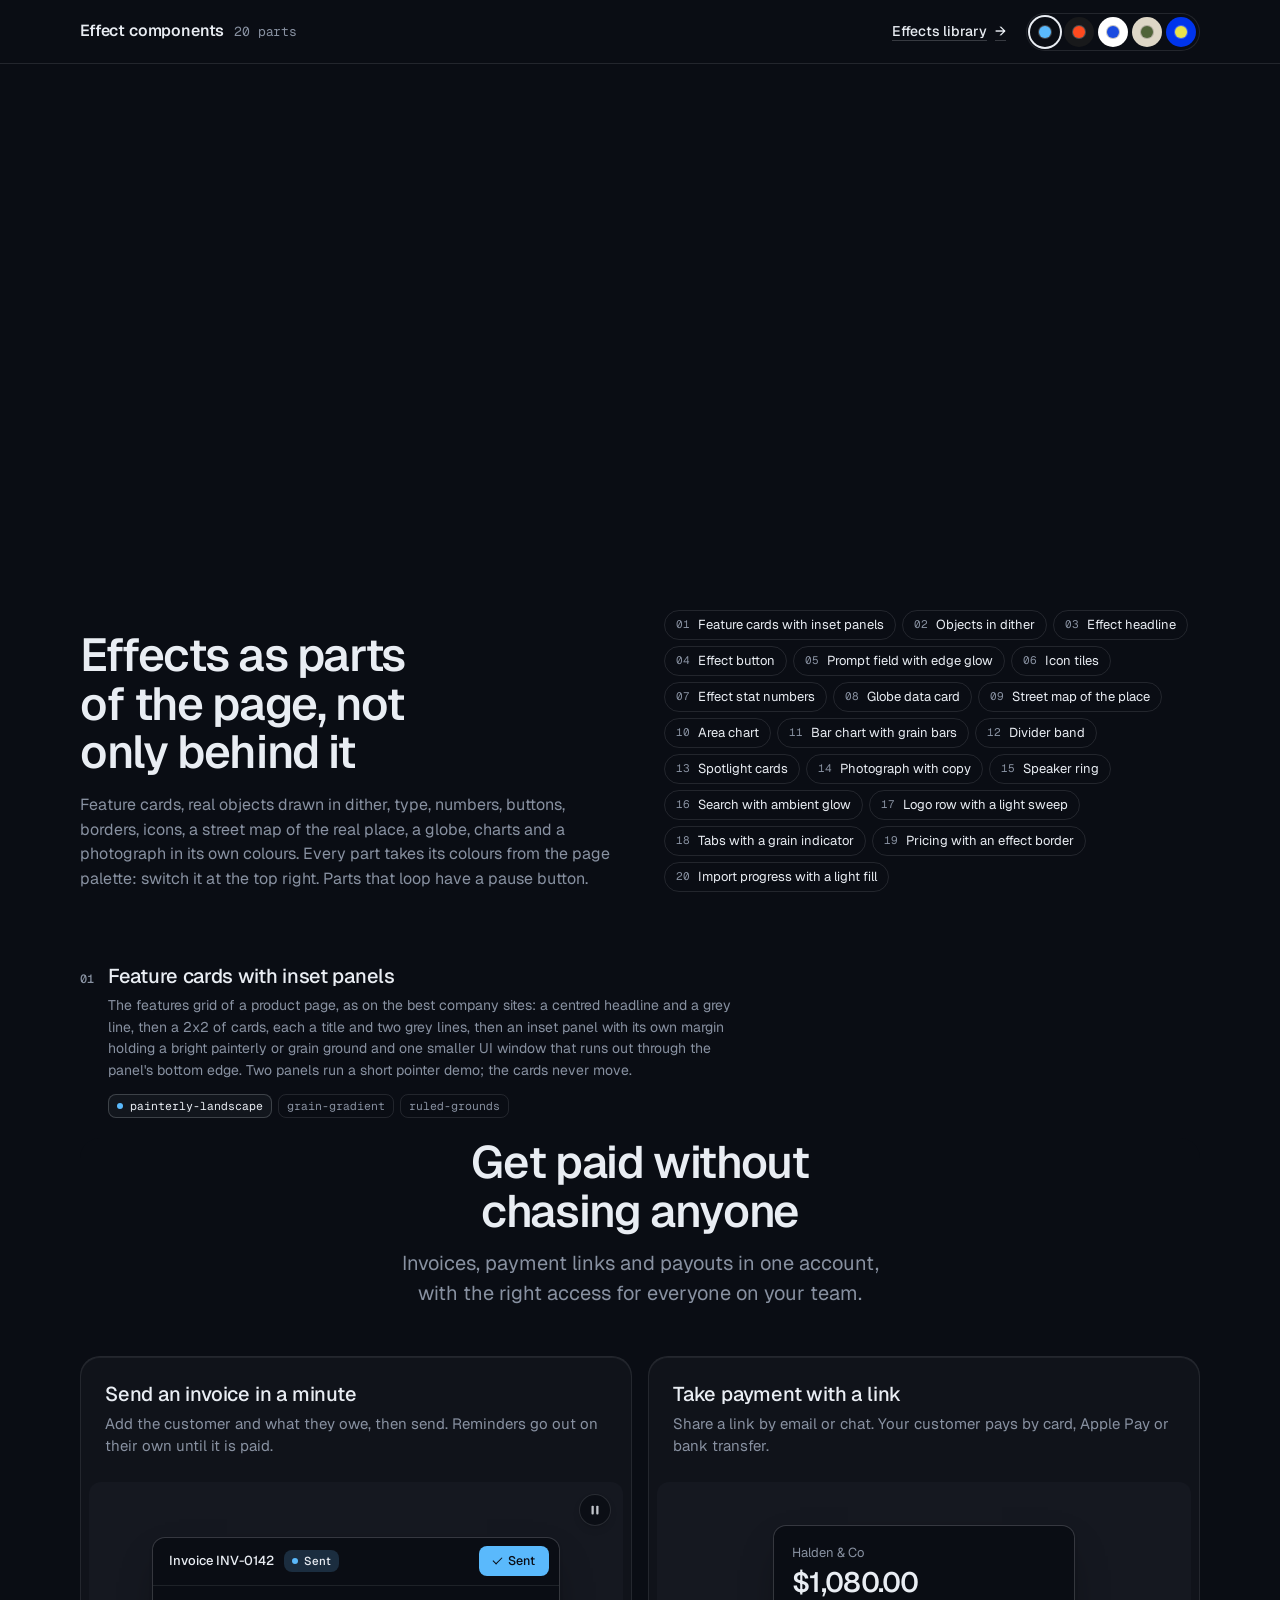
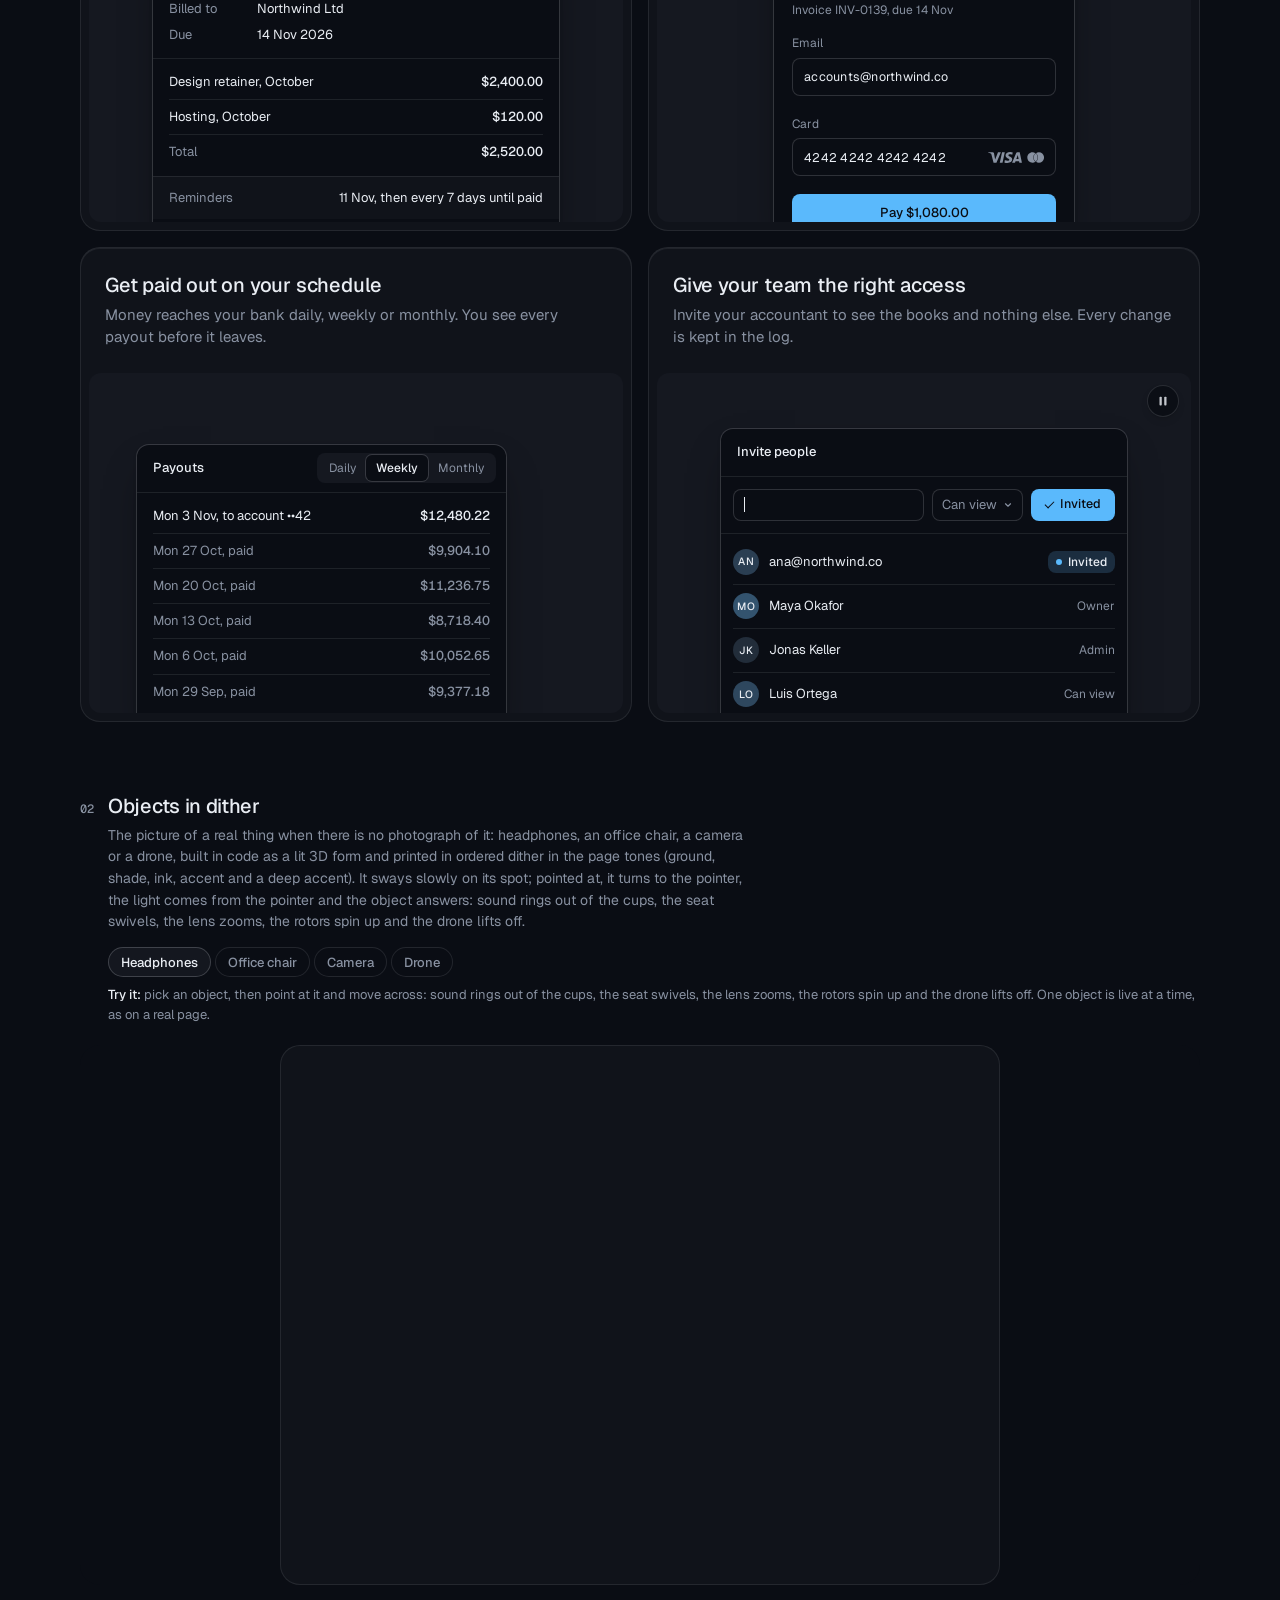
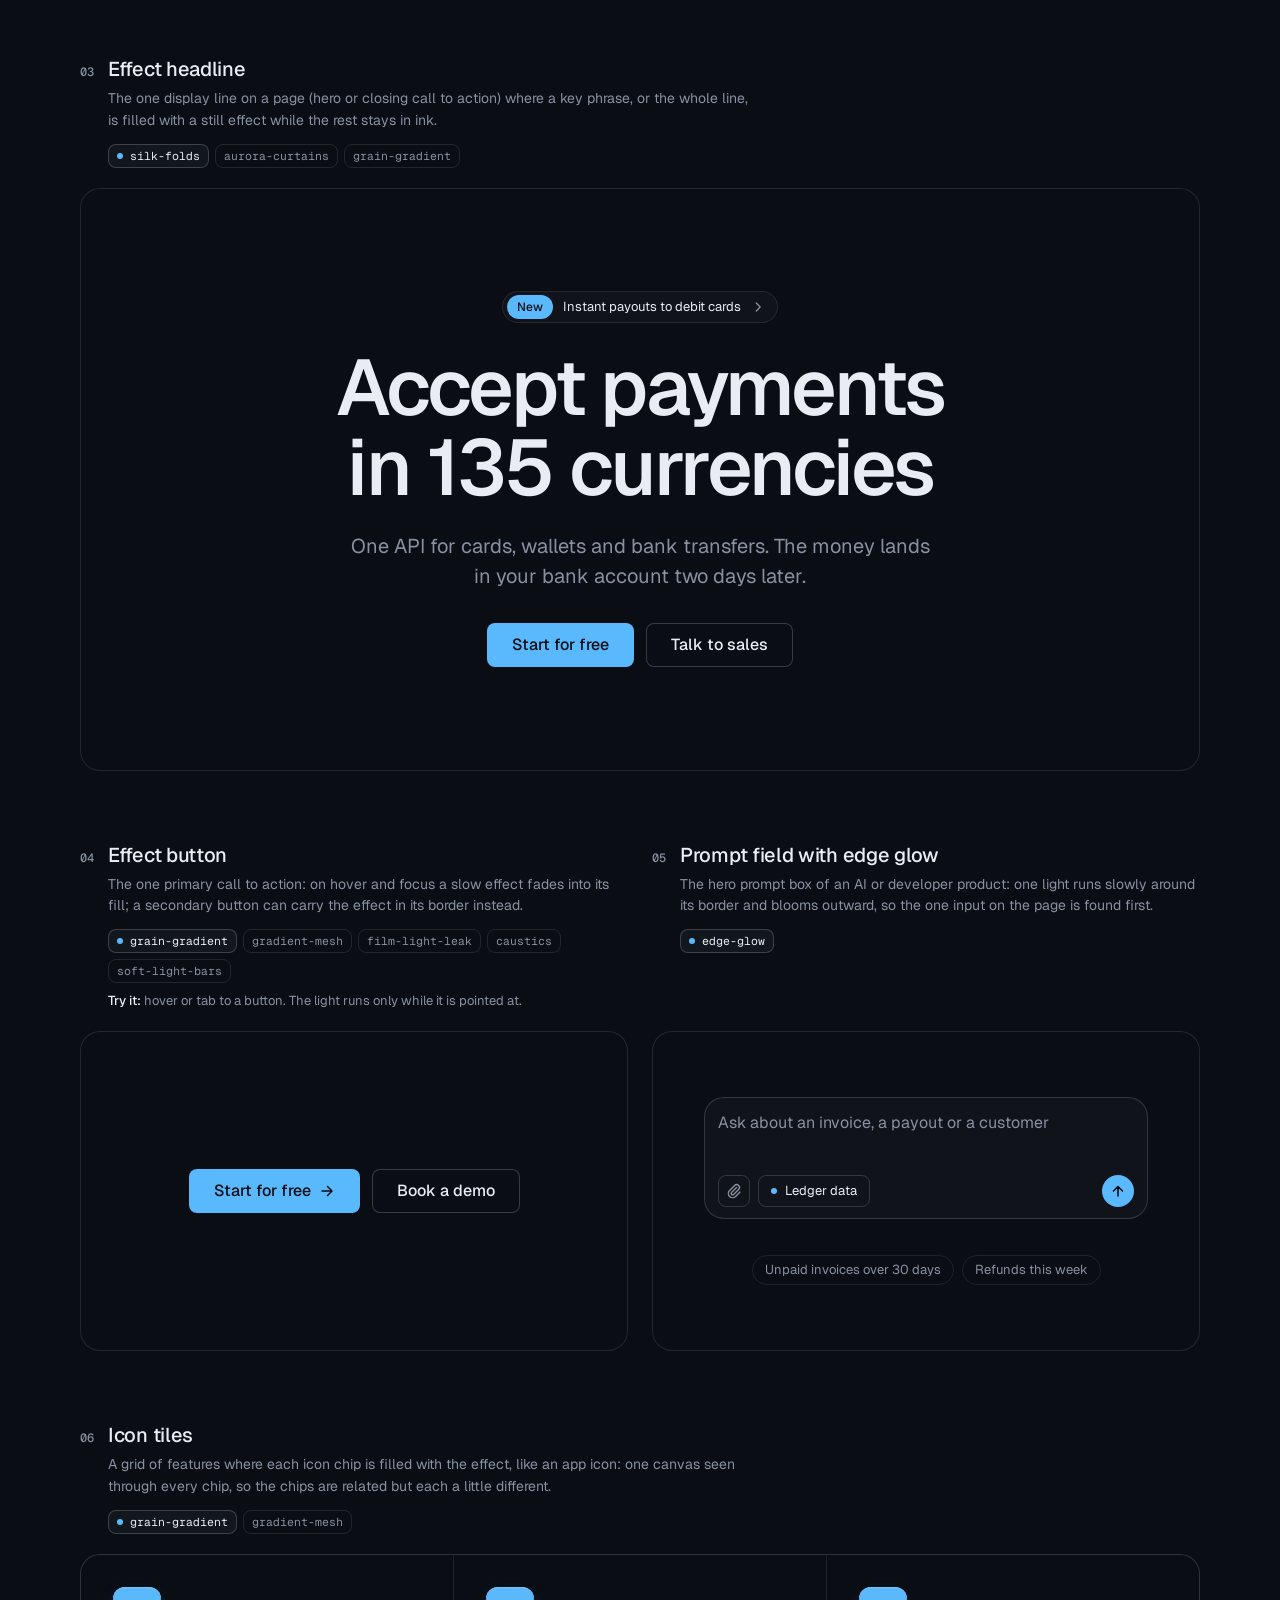
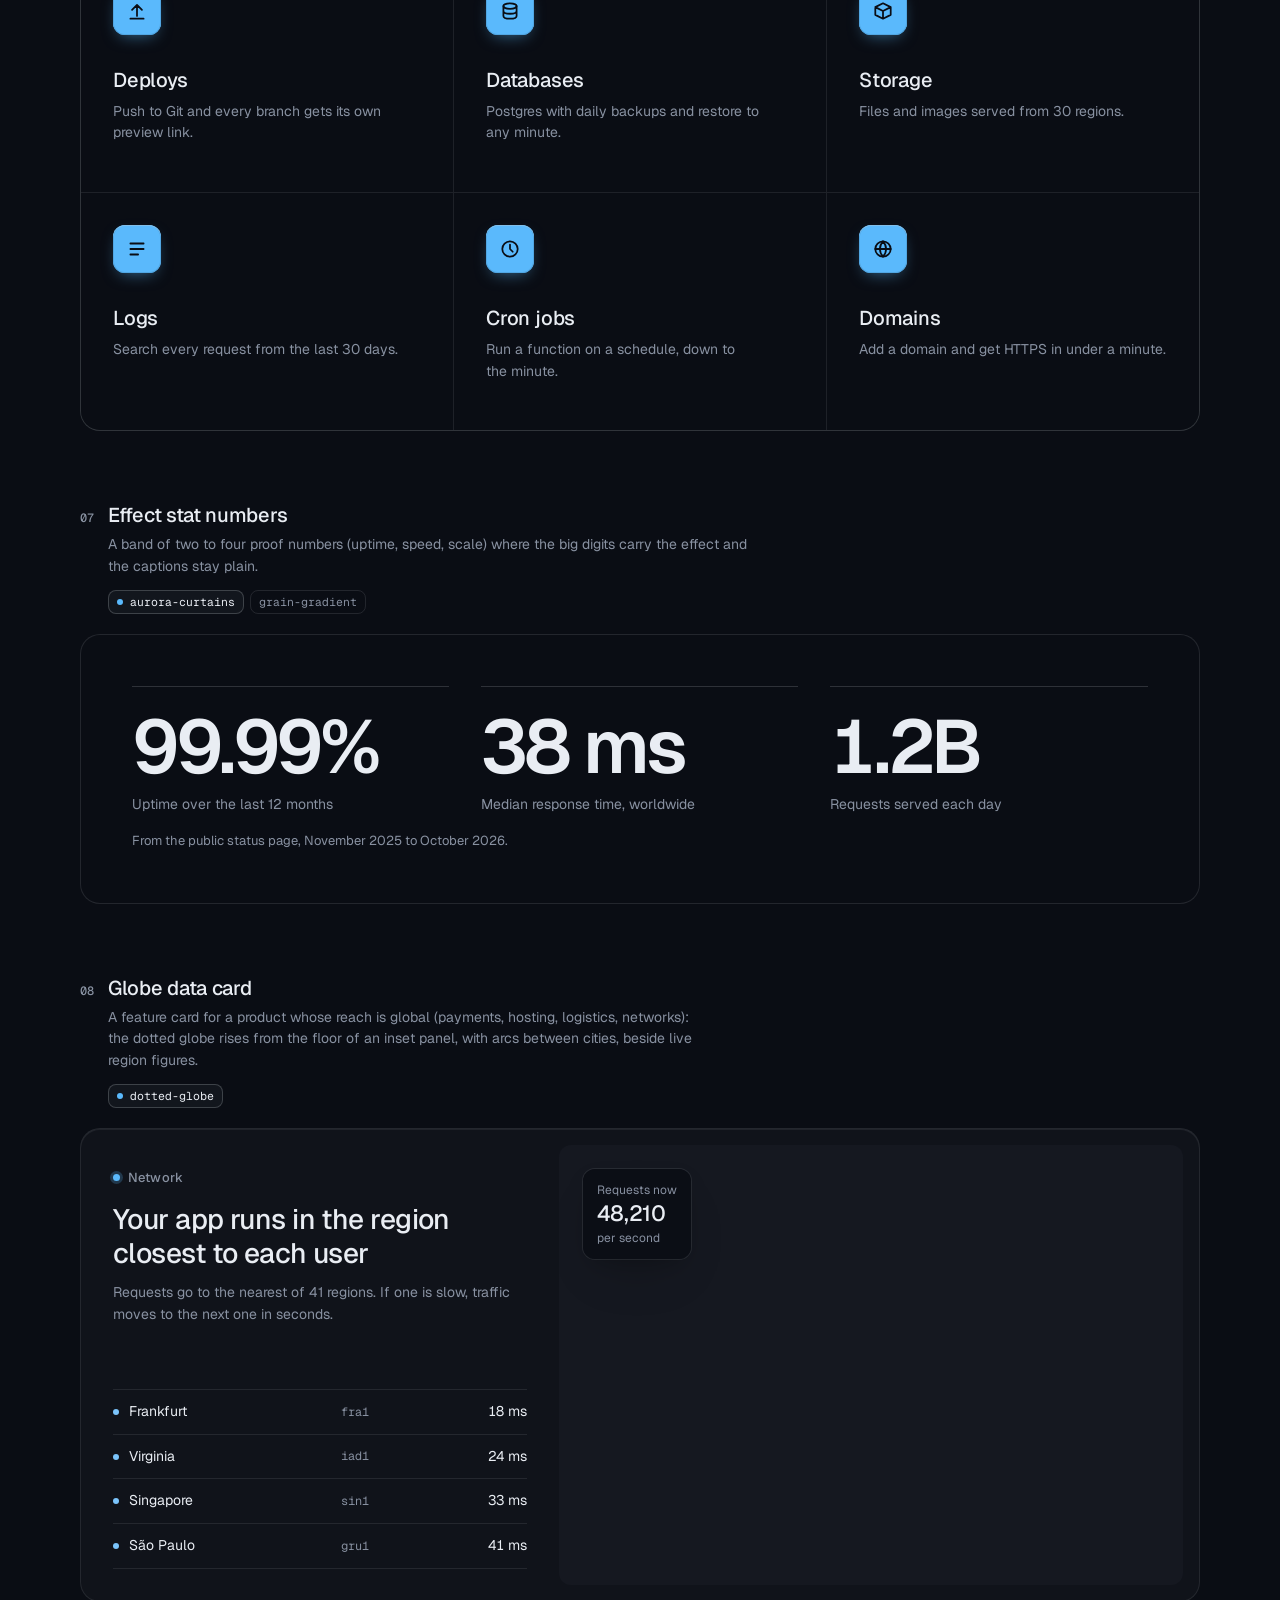
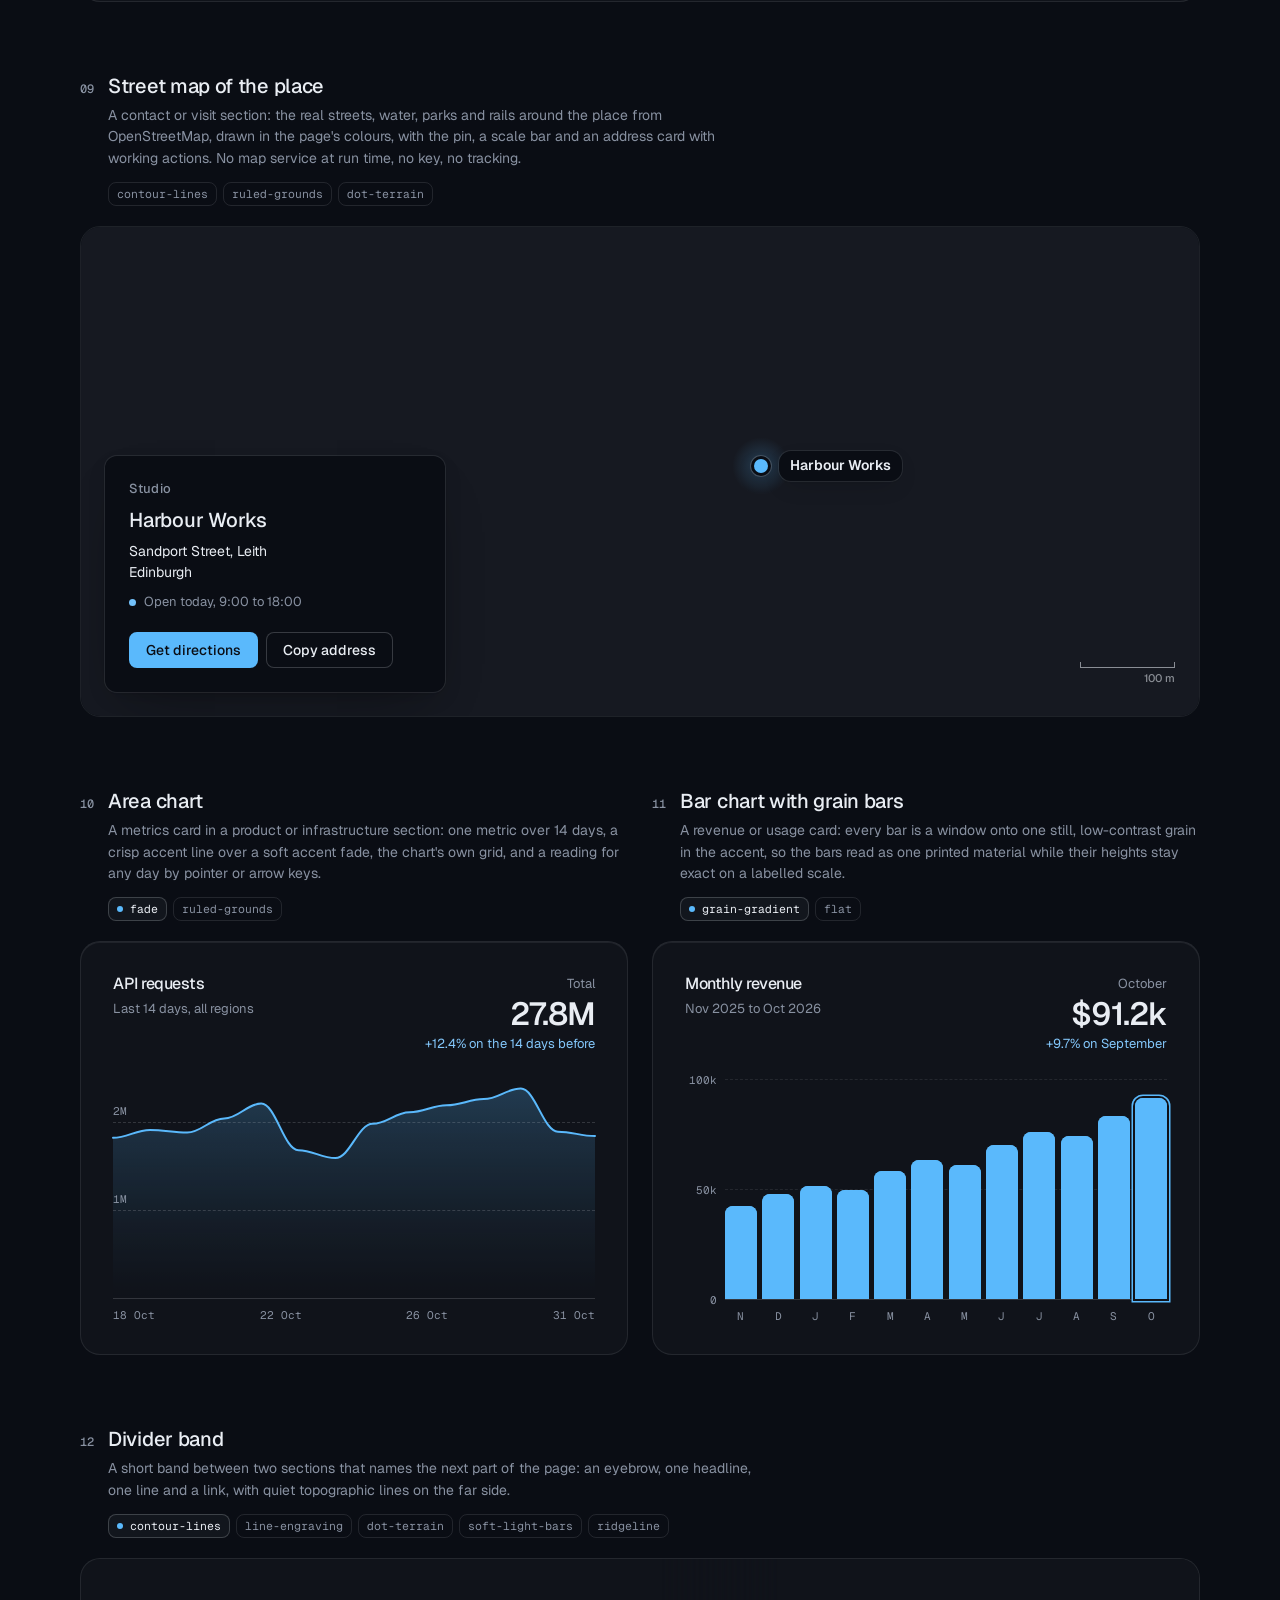
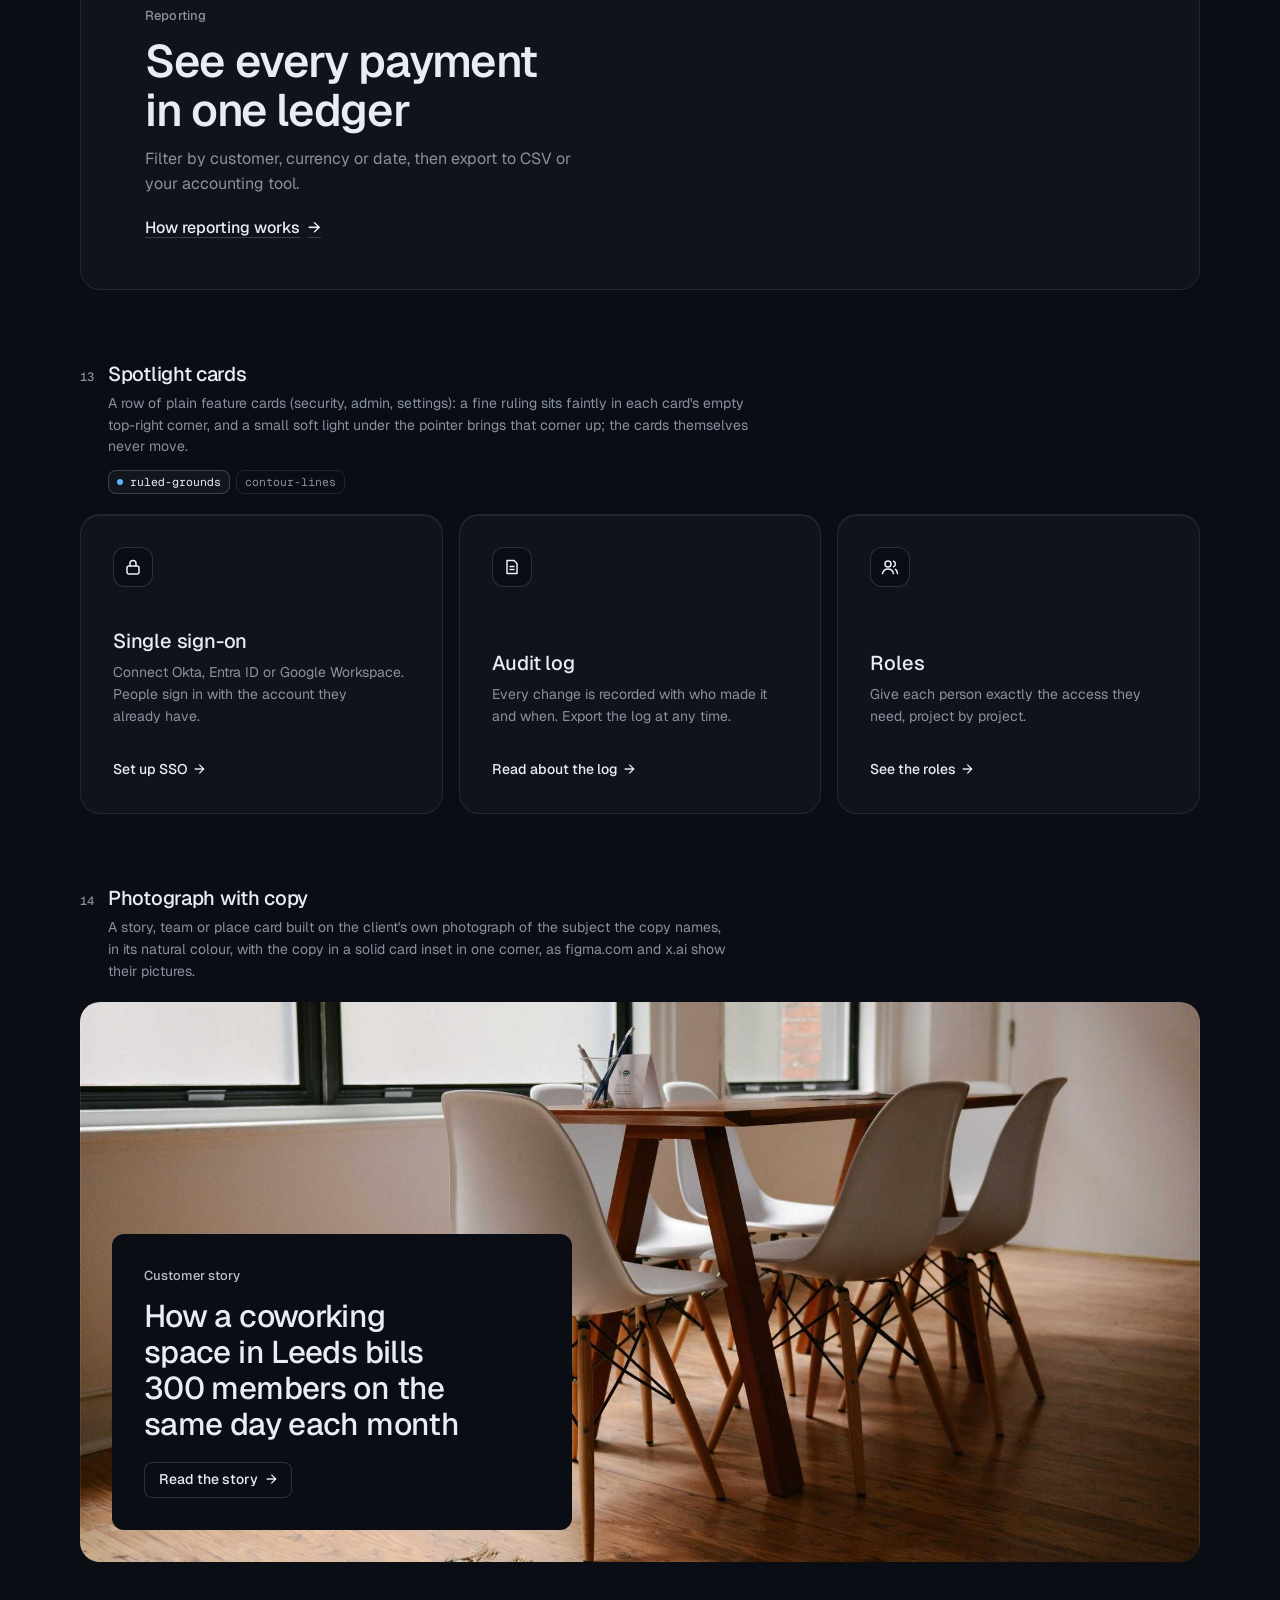
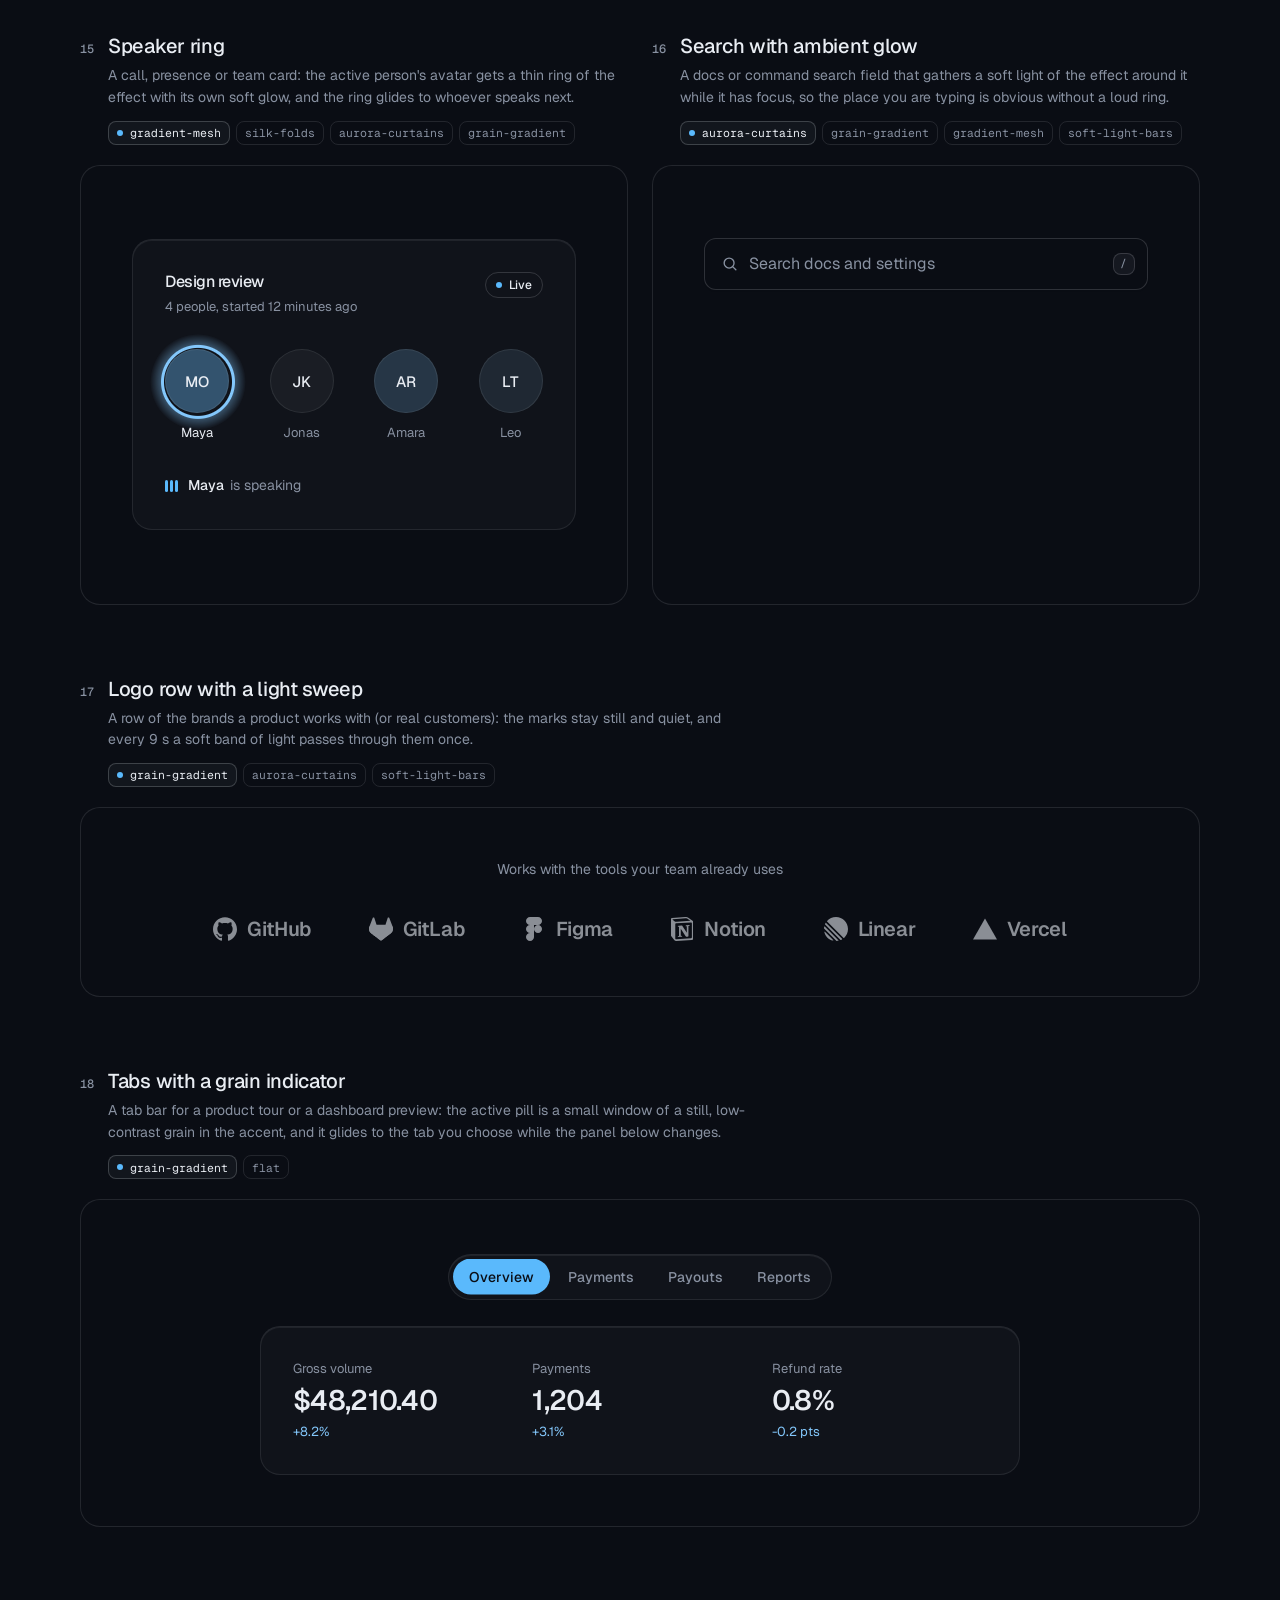
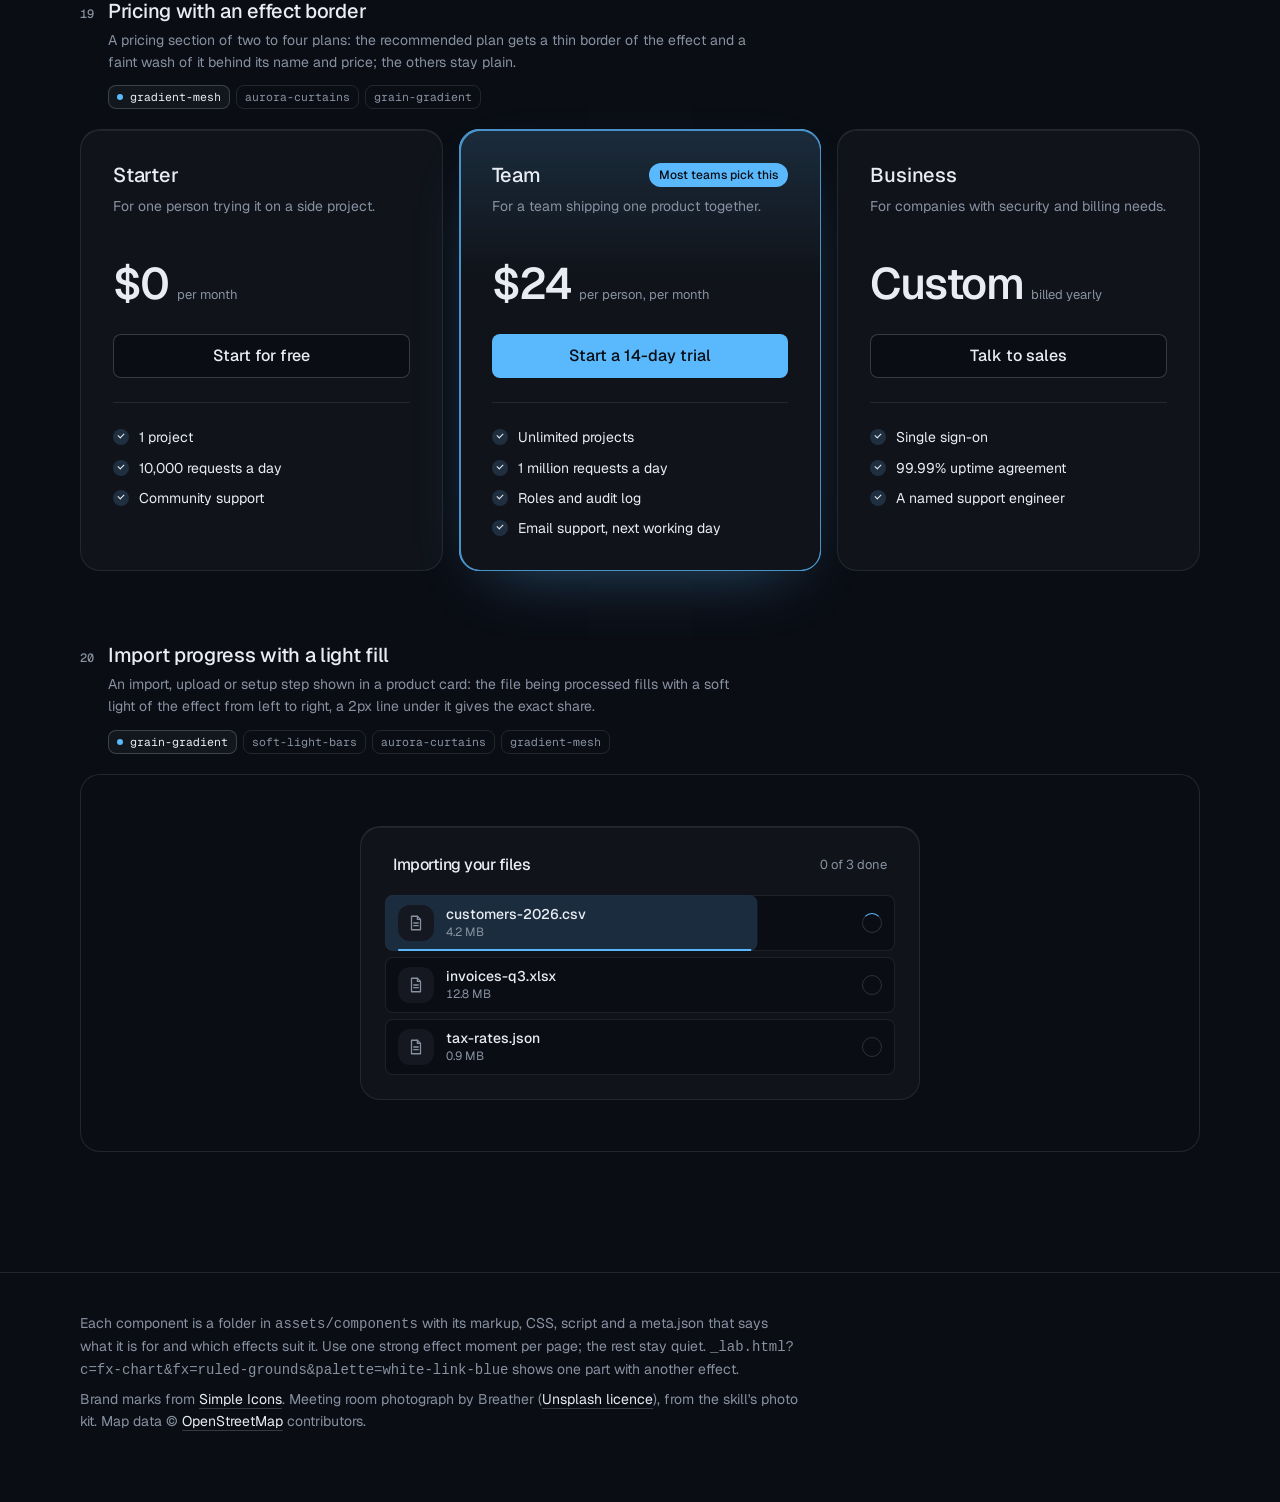
<file: .claude/skills/taste-skill/assets/components/index.html>
<!doctype html>
<html lang="en" data-radius="soft">
<head>
<script>window.__tpGlMax = 16;   /* a gallery shows many live effects at once; a page of a site keeps the default 4 (fx.js) */</script>
<meta charset="utf-8">
<meta name="viewport" content="width=device-width, initial-scale=1">
<title>Effect components</title>
<link rel="preconnect" href="https://fonts.googleapis.com">
<link rel="preconnect" href="https://fonts.gstatic.com" crossorigin>
<link href="https://fonts.googleapis.com/css2?family=Geist:wght@100..900&family=Geist+Mono:wght@400..600&display=swap" rel="stylesheet">
<link rel="stylesheet" href="../system.css">
<link rel="stylesheet" href="./base.css">
<style>
  :root {
    --font-display: "Geist", system-ui, sans-serif;
    --font-text: "Geist", system-ui, sans-serif;
    --font-mono: "Geist Mono", ui-monospace, monospace;
    --display-weight: 560;
    --display-tracking: -0.03em;
    --container: 1200px;
  }
  body { min-height: 100vh; }
  .top {
    position: sticky; top: 0; z-index: 50; height: 64px; background: var(--bg);
    border-bottom: 1px solid var(--line);
  }
  .top .container { height: 100%; display: flex; align-items: center; justify-content: space-between; gap: 16px; }
  .brand { display: flex; align-items: center; gap: 10px; font-weight: 560; letter-spacing: -0.01em; }
  .brand small { font: 400 13px/1 var(--font-mono); color: var(--muted); }
  .top nav { display: flex; align-items: center; gap: 20px; }
  .top nav a.link { font-size: 14px; }
  .swatches { display: flex; gap: 4px; padding: 3px; border: 1px solid var(--line); border-radius: 999px; background: var(--bg); }
  .swatches button {
    width: 30px; height: 30px; border-radius: 999px; border: 0; padding: 0; cursor: pointer; position: relative;
    background: var(--sw-bg);
  }
  .swatches button::after {
    content: ""; position: absolute; inset: 9px; border-radius: 999px; background: var(--sw-accent);
    box-shadow: 0 0 0 1px color-mix(in oklab, var(--sw-ink) 25%, transparent);
  }
  .swatches button[aria-pressed="true"] { box-shadow: 0 0 0 2px var(--ink); }
  .swatches button:focus-visible { outline-offset: 3px; }

  .intro { padding-block: 64px 40px; display: grid; grid-template-columns: minmax(0, 6fr) minmax(0, 6fr); gap: 48px; align-items: end; }
  .intro h1 { font-size: clamp(34px, 2.2vw + 18px, 52px); line-height: 1.05; max-width: 15ch; }
  .intro p { margin-top: 16px; color: var(--muted); font-size: var(--t-body); line-height: 1.55; max-width: 52ch; }
  .index { display: flex; flex-wrap: wrap; gap: 6px; justify-content: flex-start; }
  @media (max-width: 1023px) { .intro { grid-template-columns: minmax(0, 1fr); gap: 28px; } }
  .index a {
    display: inline-flex; align-items: center; gap: 8px; height: 30px; padding: 0 11px; border-radius: 999px;
    border: 1px solid var(--line); font-size: 13px; color: var(--ink);
    transition: border-color var(--dur) var(--ease), background-color var(--dur) var(--ease);
  }
  .index a span { font-family: var(--font-mono); font-size: 11px; color: var(--muted); }
  .index a:hover { border-color: var(--line-strong); background: color-mix(in oklab, var(--ink) 4%, var(--bg)); }

  /* every part spans two rows of the list (its notes, its stage) as a subgrid, so the two parts of a
     half-width pair share one notes height and one stage height: their stages start and end level */
  .list { display: grid; grid-template-columns: repeat(2, minmax(0, 1fr)); column-gap: 24px; row-gap: 0; padding-bottom: 120px; }
  .sc { grid-column: 1 / -1; grid-row: span 2; display: grid; grid-template-rows: subgrid; row-gap: 20px; min-width: 0; scroll-margin-top: 88px; padding-top: 72px; }
  .sc:first-child { padding-top: 0; }
  .sc.is-half { grid-column: auto; }
  .sc.is-half .sc__stage:not(.is-center) { display: grid; }
  .sc__meta { display: grid; grid-template-columns: auto 1fr; column-gap: 14px; row-gap: 6px; align-items: baseline; align-content: start; }
  .sc__note { grid-column: 2; margin: 2px 0 0; font-size: 13px; color: var(--muted); }
  .sc__note::before { content: "Try it: "; color: var(--ink); font-weight: 500; }
  .sc__no { font: 500 12px/1 var(--font-mono); color: var(--muted); padding-top: 2px; }
  .sc__name { font: 500 20px/1.25 var(--font-text); letter-spacing: -0.015em; margin: 0; }
  .sc__for { grid-column: 2; color: var(--muted); font-size: 14px; line-height: 1.55; max-width: 72ch; margin: 0; }
  .sc__fx { grid-column: 2; display: flex; flex-wrap: wrap; gap: 6px; margin-top: 6px; }
  .sc__fx li {
    font: 400 11.5px/1 var(--font-mono); color: var(--muted); height: 24px; display: inline-flex; align-items: center;
    padding: 0 8px; border-radius: var(--r-sm); border: 1px solid var(--line);
  }
  .sc__fx li.is-on { color: var(--ink); border-color: var(--line-strong); background: color-mix(in oklab, var(--ink) 5%, var(--bg)); }
  .sc__fx li.is-on::before { content: ""; width: 6px; height: 6px; border-radius: 99px; background: var(--accent); margin-right: 7px; }
  .sc__stage {
    position: relative; min-width: 0; border: 1px solid var(--line); border-radius: var(--r-lg);
    padding: clamp(20px, 4vw, 56px); background: var(--bg);
  }
  .sc__stage.is-tall { padding-block: clamp(56px, 8vw, 120px); }
  .sc__stage.is-flush { padding: 0; border: 0; }
  .sc__stage.is-center { display: grid; place-items: center; min-height: 320px; }
  /* one object, at a size a page would give it */
  #fx-dither-object .sc__stage { display: grid; justify-items: center; }
  #fx-dither-object .cx-obj { width: min(100%, 720px); }
  .sc__pick { grid-column: 2; display: flex; flex-wrap: wrap; gap: 4px; margin-top: 8px; }
  .sc__pick button {
    height: 30px; padding: 0 12px; border-radius: 999px; border: 1px solid var(--line); background: var(--bg);
    font: 500 13px/1 var(--font-text); color: var(--muted); cursor: pointer;
  }
  .sc__pick button:hover { color: var(--ink); border-color: var(--line-strong); }
  .sc__pick button[aria-pressed="true"] { color: var(--ink); border-color: var(--line-strong); background: color-mix(in oklab, var(--ink) 6%, var(--bg)); }
  /* the search list opens below its field: leave it room inside the frame */
  #fx-search .sc__stage { min-height: 440px; place-items: start center; padding-top: 72px; }
  .sc__stage:empty::after { content: "Loading"; color: var(--muted); font-size: 13px; }

  .foot { border-top: 1px solid var(--line); padding: 40px 0 64px; color: var(--muted); font-size: 14px; }
  .foot p { max-width: 80ch; margin: 0 0 8px; }
  .foot a { color: var(--ink); text-decoration: underline; text-decoration-color: var(--line-strong); text-underline-offset: 4px; }

  @media (max-width: 899px) {
    .list { grid-template-columns: minmax(0, 1fr); }
    .sc.is-half { grid-column: 1 / -1; }
    .top nav a.link { display: none; }
  }
  @media (max-width: 639px) {
    .intro { padding-block: 48px 32px; }
    .sc { padding-top: 48px; }
    .sc__meta { grid-template-columns: 1fr; }
    .sc__no { display: none; }
    .sc__for, .sc__fx, .sc__note, .sc__pick { grid-column: 1; }
    .sc__stage.is-center { min-height: 240px; }
    .brand small { display: none; }
  }
</style>
</head>
<body>
<header class="top">
  <div class="container">
    <div class="brand">Effect components <small id="count"></small></div>
    <nav aria-label="Palette and links">
      <a class="link" href="../effects/gallery.html">Effects library</a>
      <div class="swatches" id="swatches" role="group" aria-label="Page palette"></div>
    </nav>
  </div>
</header>

<main>
  <section class="intro container">
    <div>
      <h1>Effects as parts of the page, not only behind it</h1>
      <p id="lede">Feature cards, real objects drawn in dither, type, numbers, buttons, borders, icons, a street map of the real place, a globe, charts and a photograph in its own colours. Every part takes its colours from the page palette: switch it at the top right. Parts that loop have a pause button.</p>
    </div>
    <nav class="index" id="index" aria-label="Components"></nav>
  </section>
  <div class="container list" id="list"></div>
</main>

<footer class="foot">
  <div class="container">
    <p>Each component is a folder in <code>assets/components</code> with its markup, CSS, script and a meta.json that says what it is for and which effects suit it. Use one strong effect moment per page; the rest stay quiet. <code>_lab.html?c=fx-chart&amp;fx=ruled-grounds&amp;palette=white-link-blue</code> shows one part with another effect.</p>
    <p>Brand marks from <a href="https://simpleicons.org/">Simple Icons</a>. Meeting room photograph by Breather (<a href="https://unsplash.com/photos/DEdM9Vs6s8w">Unsplash licence</a>), from the skill's photo kit. Map data © <a href="https://www.openstreetmap.org/copyright">OpenStreetMap</a> contributors.</p>
  </div>
</footer>

<script type="module">
  import fx from '../effects/fx.js';

  // component id, layout and stage style, in page order
  const COMPONENTS = [
    { id: 'fx-feature-card', stage: 'is-flush' },
    { id: 'fx-dither-object', stage: 'is-flush', note: 'pick an object, then point at it and move across: sound rings out of the cups, the seat swivels, the lens zooms, the rotors spin up and the drone lifts off. One object is live at a time, as on a real page.' },
    { id: 'fx-headline', stage: 'is-tall' },
    { id: 'fx-button', half: true, stage: 'is-center', note: 'hover or tab to a button. The light runs only while it is pointed at.' },
    { id: 'fx-prompt', half: true, stage: 'is-center' },
    { id: 'fx-icon-tiles', stage: 'is-flush' },
    { id: 'fx-stat' },
    { id: 'fx-globe', stage: 'is-flush' },
    { id: 'fx-map', stage: 'is-flush' },
    { id: 'fx-chart', half: true, stage: 'is-flush' },
    { id: 'fx-bars', half: true, stage: 'is-flush' },
    { id: 'fx-band', stage: 'is-flush' },
    { id: 'fx-spotlight', stage: 'is-flush' },
    { id: 'fx-photo', stage: 'is-flush' },
    { id: 'fx-avatar', half: true, stage: 'is-center' },
    { id: 'fx-search', half: true, stage: 'is-center' },
    { id: 'fx-logos' },
    { id: 'fx-tabs' },
    { id: 'fx-pricing', stage: 'is-flush' },
    { id: 'fx-progress', stage: 'is-center' },
  ];

  const PALETTES = [
    { id: 'blue-black-cornflower', name: 'Night, cornflower', bg: '#0a0d14', surface: '#131824', ink: '#e9edf3', muted: '#8891a1', accent: '#5ab9fc', accentInk: '#0a0d14' },
    { id: 'graphite-safety-orange', name: 'Graphite, orange', bg: '#18191b', surface: '#222427', ink: '#eff0f1', muted: '#9c9ea3', accent: '#ff4a1f', accentInk: '#18191b' },
    { id: 'white-link-blue', name: 'White, blue', bg: '#ffffff', surface: '#f4f4f4', ink: '#111111', muted: '#6b6b6b', accent: '#1a4be0', accentInk: '#ffffff' },
    { id: 'moss-sand', name: 'Sand, moss', bg: '#ddd6c6', surface: '#d2cab8', ink: '#2a2a26', muted: '#59574e', accent: '#4f6238', accentInk: '#ffffff' },
    { id: 'cobalt-field', name: 'Cobalt field', bg: '#0034eb', surface: '#002fd6', ink: '#ffffff', muted: '#dfe4f2', accent: '#e9e34a', accentInk: '#111111' },
  ];

  const q = new URLSearchParams(location.search);
  if (q.has('time')) fx.setClock(+q.get('time'));
  if (q.has('fallback')) fx.config.forceFallback = true;
  const only = q.get('only') ? q.get('only').split(',') : null;
  const list = document.getElementById('list');
  const index = document.getElementById('index');
  const swatches = document.getElementById('swatches');

  /*
    The budget: a laptop's integrated GPU shares its memory with everything else, so this page never
    holds more than 4 live WebGL contexts. A part is started when it comes near the viewport and
    destroyed when it leaves it; still parts draw once and free their context; fx.js frees any idle
    off-screen context past 4. liveGL() counts the contexts that are open right now.
  */
  fx.config.maxLive = 4;
  const contexts = new Set();
  let peakGL = 0;
  const getContext = HTMLCanvasElement.prototype.getContext;
  HTMLCanvasElement.prototype.getContext = function (type, ...rest) {
    const c = getContext.call(this, type, ...rest);
    if (c && /webgl/i.test(type) && !contexts.has(c)) { contexts.add(c); peakGL = Math.max(peakGL, liveGL()); }
    return c;
  };
  function liveGL() {
    for (const c of contexts) if (c.isContextLost()) contexts.delete(c);
    return contexts.size;
  }

  // the dither object: one live at a time, switched here (a real page shows one object)
  const OBJECTS = {
    headphones: ['Headphones', 'Over-ear, wireless'],
    chair: ['Office chair', 'Swivel seat on five castors'],
    camera: ['Camera', 'Mirrorless, with a zoom lens'],
    drone: ['Drone', 'Four rotors and a camera'],
  };
  let object = OBJECTS[q.get('object')] ? q.get('object') : 'headphones';
  // print (ordered dither, the default) or studio (a smooth shaded render: no picker until it is anti-aliased; ?render=studio)
  let render = q.get('render') === 'studio' ? 'studio' : 'print';

  function applyPalette(p) {
    const c = fx.color;
    const action = c.contrast(p.accent, p.bg) >= 2.2 ? p.accent : p.ink;
    const actionInk = action === p.accent ? p.accentInk : p.bg;
    const s = document.documentElement.style;
    const set = (k, v) => s.setProperty(k, v);
    set('--p-bg', p.bg); set('--p-surface', p.surface); set('--p-ink', p.ink); set('--p-muted', p.muted);
    set('--p-accent', p.accent); set('--p-accent-ink', p.accentInk); set('--p-action', action); set('--p-action-ink', actionInk);
    document.documentElement.style.colorScheme = c.isDark(p.bg) ? 'dark' : 'light';
    for (const b of swatches.children) b.setAttribute('aria-pressed', String(b.dataset.id === p.id));
  }

  async function load(entry) {
    const base = `./${entry.id}/`;
    const [meta, html, mod] = await Promise.all([
      fetch(base + 'meta.json').then(r => (r.ok ? r.json() : null)),
      fetch(base + 'component.html').then(r => (r.ok ? r.text() : null)),
      import(base + 'component.js').catch(err => { console.warn(entry.id, err); return null; }),
    ]).catch(() => [null, null, null]);
    if (!meta || !html || !mod) return null;
    const link = document.createElement('link');
    link.rel = 'stylesheet';
    link.href = base + 'component.css';
    document.head.append(link);
    await new Promise(r => { link.onload = link.onerror = r; });
    return { ...entry, meta, html, mod };
  }

  function section(e, n) {
    const s = document.createElement('section');
    s.className = 'sc' + (e.half ? ' is-half' : '');
    s.id = e.id;
    const fxList = (e.meta.effects || []).map(id => `<li class="${id === e.meta.default ? 'is-on' : ''}">${id}</li>`).join('');
    const pick = e.id === 'fx-dither-object'
      ? `<div class="sc__pick" role="group" aria-label="Object">${Object.keys(OBJECTS).map(k => `<button type="button" data-object="${k}" aria-pressed="${k === object}">${OBJECTS[k][0]}</button>`).join('')}</div>`
      : '';
    s.innerHTML = `
      <div class="sc__meta">
        <span class="sc__no">${String(n).padStart(2, '0')}</span>
        <h2 class="sc__name">${e.meta.name}</h2>
        <p class="sc__for">${e.meta.for}</p>
        ${fxList ? `<ul class="sc__fx" aria-label="Effects that suit it">${fxList}</ul>` : ''}
        ${pick}
        ${e.note ? `<p class="sc__note">${e.note}</p>` : ''}
      </div>
      <div class="sc__stage ${e.stage || ''}"></div>`;
    return s;
  }

  // the markup is placed at once (the page keeps its full height); the scripts run only near the viewport
  function markup(e) {
    const stage = e.section.querySelector('.sc__stage');
    stage.innerHTML = e.html;
    if (e.id === 'fx-dither-object') {
      const fig = stage.querySelector('.cx-obj');
      fig.dataset.cxObject = object;
      if (render === 'studio') fig.dataset.cxRender = 'studio'; else delete fig.dataset.cxRender;
      fig.querySelector('.cx-obj__stage').removeAttribute('aria-label');
    }
    return stage;
  }
  function start(e) {
    if (e.ctrl) return;
    const stage = markup(e);
    try { e.ctrl = e.mod.default(stage.firstElementChild || stage) || { destroy() {} }; } catch (err) { console.error(e.id, err); e.ctrl = { destroy() {} }; }
  }
  function stop(e) {
    if (!e.ctrl) return;
    try { e.ctrl.destroy?.(); } catch (err) { console.warn(e.id, err); }
    fx.unmountAll(e.section);
    e.ctrl = null;
  }

  function setPalette(p, entries) {
    entries.forEach(stop);
    applyPalette(p);
    try { localStorage.setItem('cx-palette', p.id); } catch (_) {}
    requestAnimationFrame(() => entries.forEach(e => (e.near ? start(e) : markup(e))));
  }

  let saved = null;
  try { saved = localStorage.getItem('cx-palette'); } catch (_) {}
  const first = PALETTES.find(p => p.id === q.get('palette')) || PALETTES.find(p => p.id === saved) || PALETTES[0];
  for (const p of PALETTES) {
    const b = document.createElement('button');
    b.type = 'button';
    b.dataset.id = p.id;
    b.title = p.name;
    b.setAttribute('aria-label', p.name);
    b.style.setProperty('--sw-bg', p.bg);
    b.style.setProperty('--sw-accent', p.accent);
    b.style.setProperty('--sw-ink', p.ink);
    swatches.append(b);
  }
  applyPalette(first);

  const wanted = COMPONENTS.filter(c => !only || only.includes(c.id));
  const entries = (await Promise.all(wanted.map(load))).filter(Boolean);
  document.getElementById('count').textContent = `${entries.length} parts`;
  entries.forEach((e, i) => {
    e.section = section(e, i + 1);
    list.append(e.section);
    markup(e);
    const a = document.createElement('a');
    a.href = '#' + e.id;
    a.innerHTML = `<span>${String(i + 1).padStart(2, '0')}</span>${e.meta.name}`;
    index.append(a);
  });
  await document.fonts.ready;
  const near = new IntersectionObserver(seen => {
    for (const en of seen) {
      const e = entries.find(x => x.section === en.target);
      if (!e) continue;
      e.near = en.isIntersecting;
      if (e.near) start(e); else stop(e);
    }
  }, { rootMargin: '10% 0px' });
  entries.forEach(e => near.observe(e.section));
  setTimeout(() => { document.documentElement.dataset.ready = '1'; }, 1500);

  swatches.addEventListener('click', ev => {
    const b = ev.target.closest('button');
    if (!b) return;
    const p = PALETTES.find(x => x.id === b.dataset.id);
    if (p) setPalette(p, entries);
  });
  list.addEventListener('click', ev => {
    const b = ev.target.closest('[data-object], [data-render]');
    if (!b || !(OBJECTS[b.dataset.object] || b.dataset.render)) return;
    if (b.dataset.render) render = b.dataset.render; else object = b.dataset.object;
    b.parentElement.querySelectorAll('button').forEach(x => x.setAttribute('aria-pressed', String(x === b)));
    const e = entries.find(x => x.id === 'fx-dither-object');
    stop(e);
    if (e.near) start(e); else markup(e);
  });
  window.__cx = {
    entries,
    setPalette: id => setPalette(PALETTES.find(p => p.id === id), entries),
    setObject: k => list.querySelector(`[data-object="${k}"]`)?.click(),
    gl: () => ({ live: liveGL(), peak: peakGL, started: entries.filter(e => e.ctrl).map(e => e.id) }),
  };
</script>

</body>
</html>
</file>
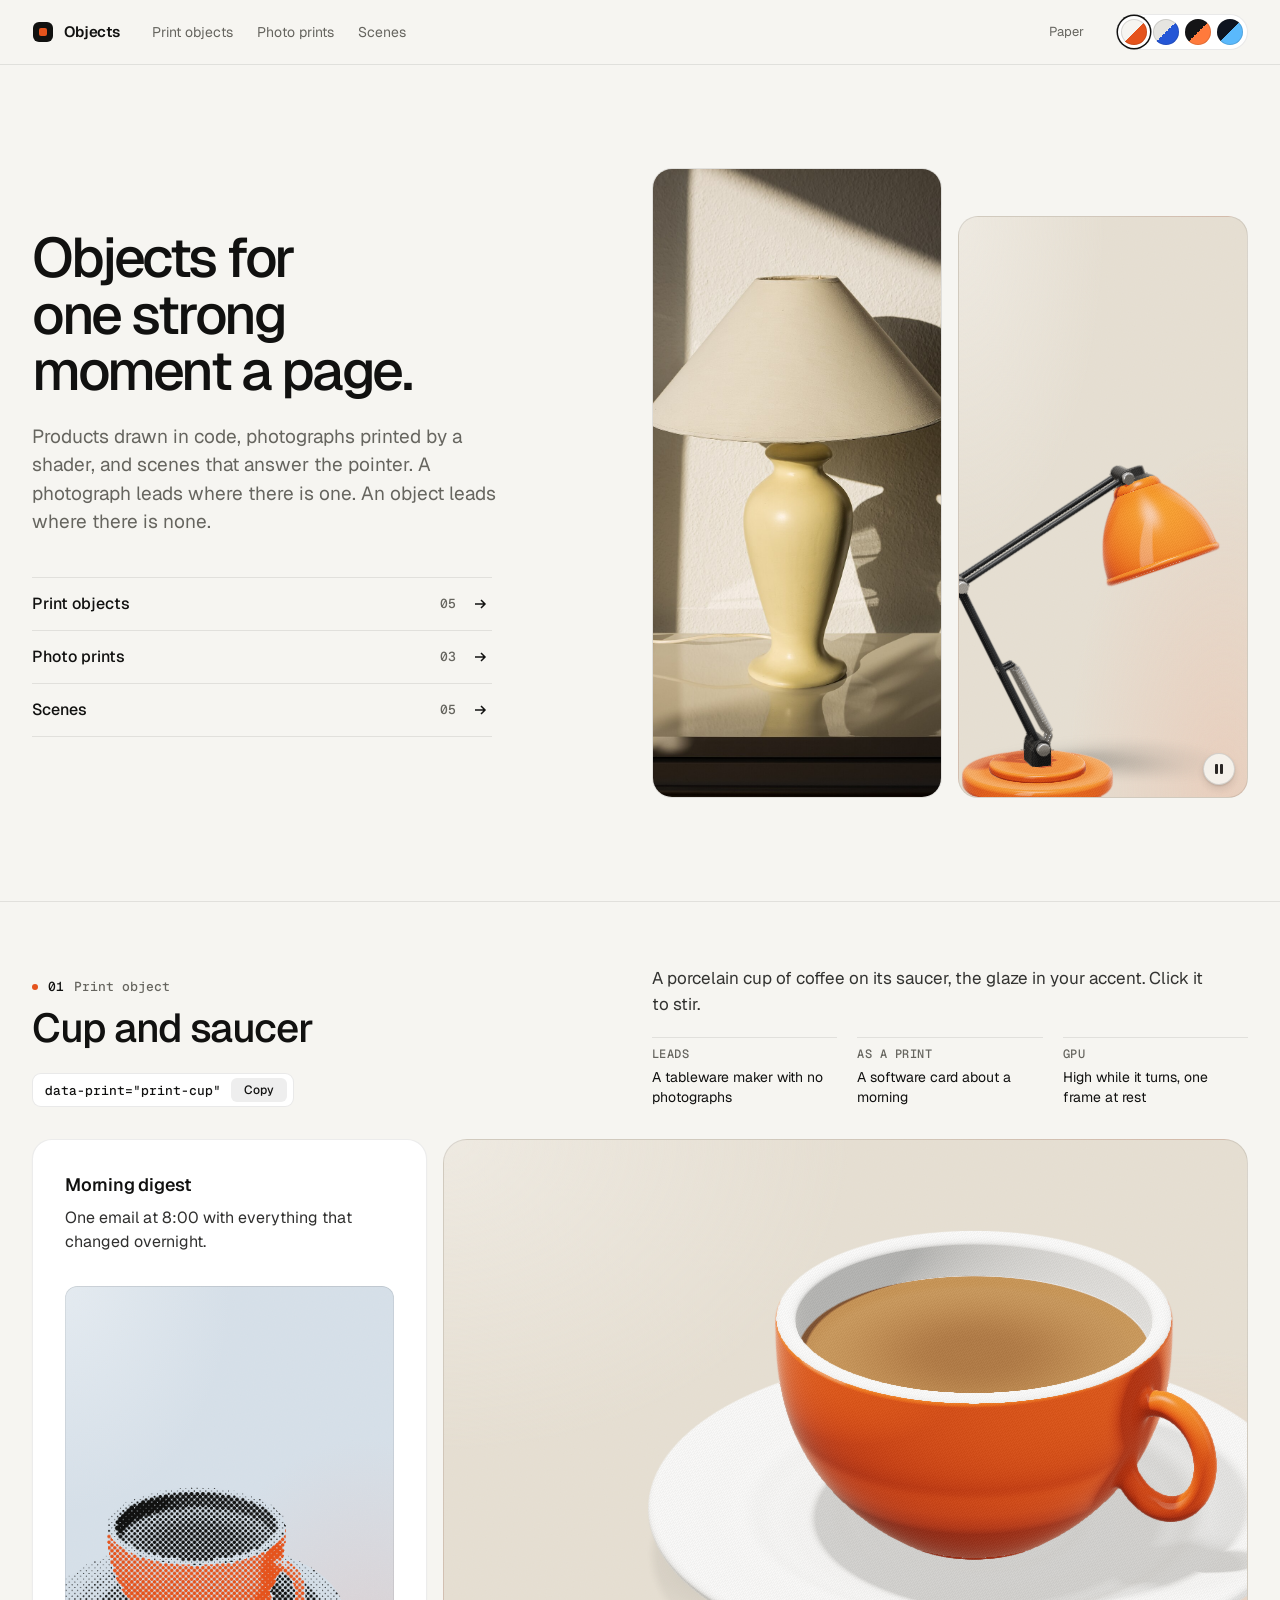
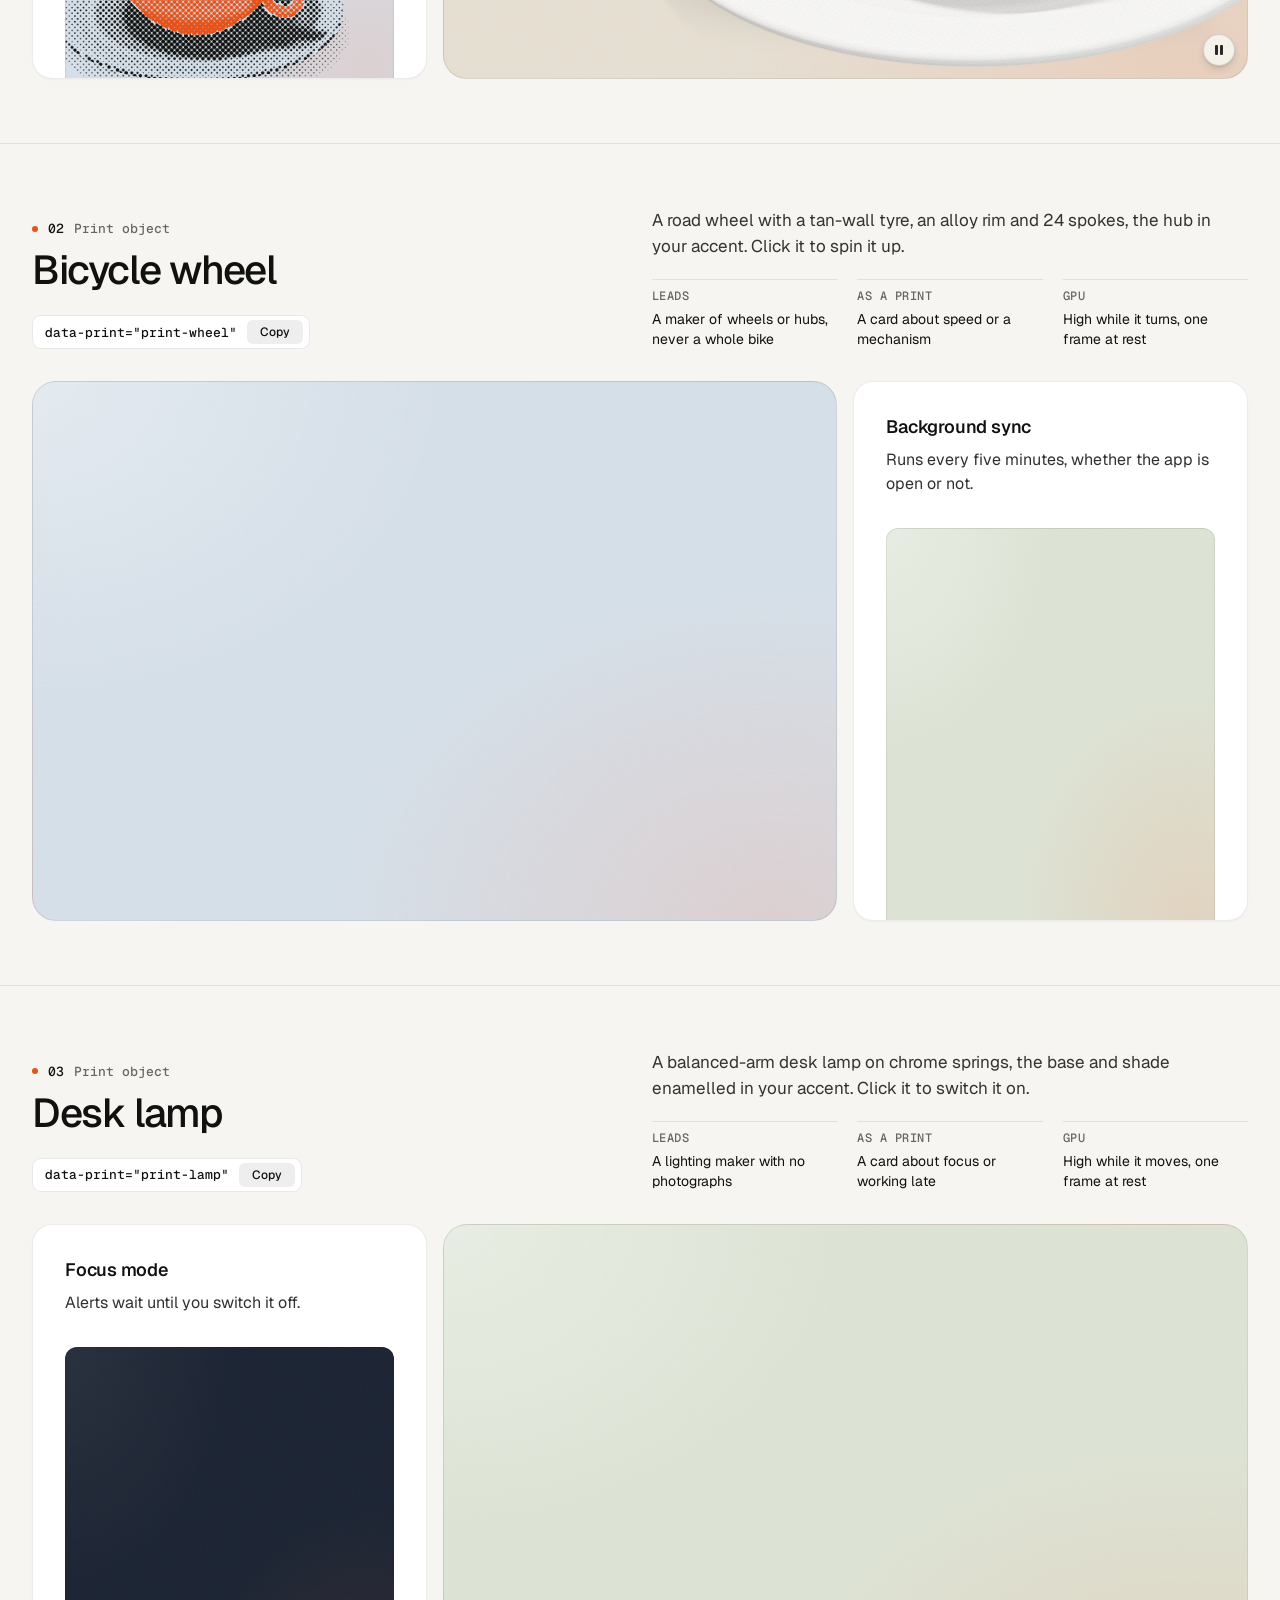
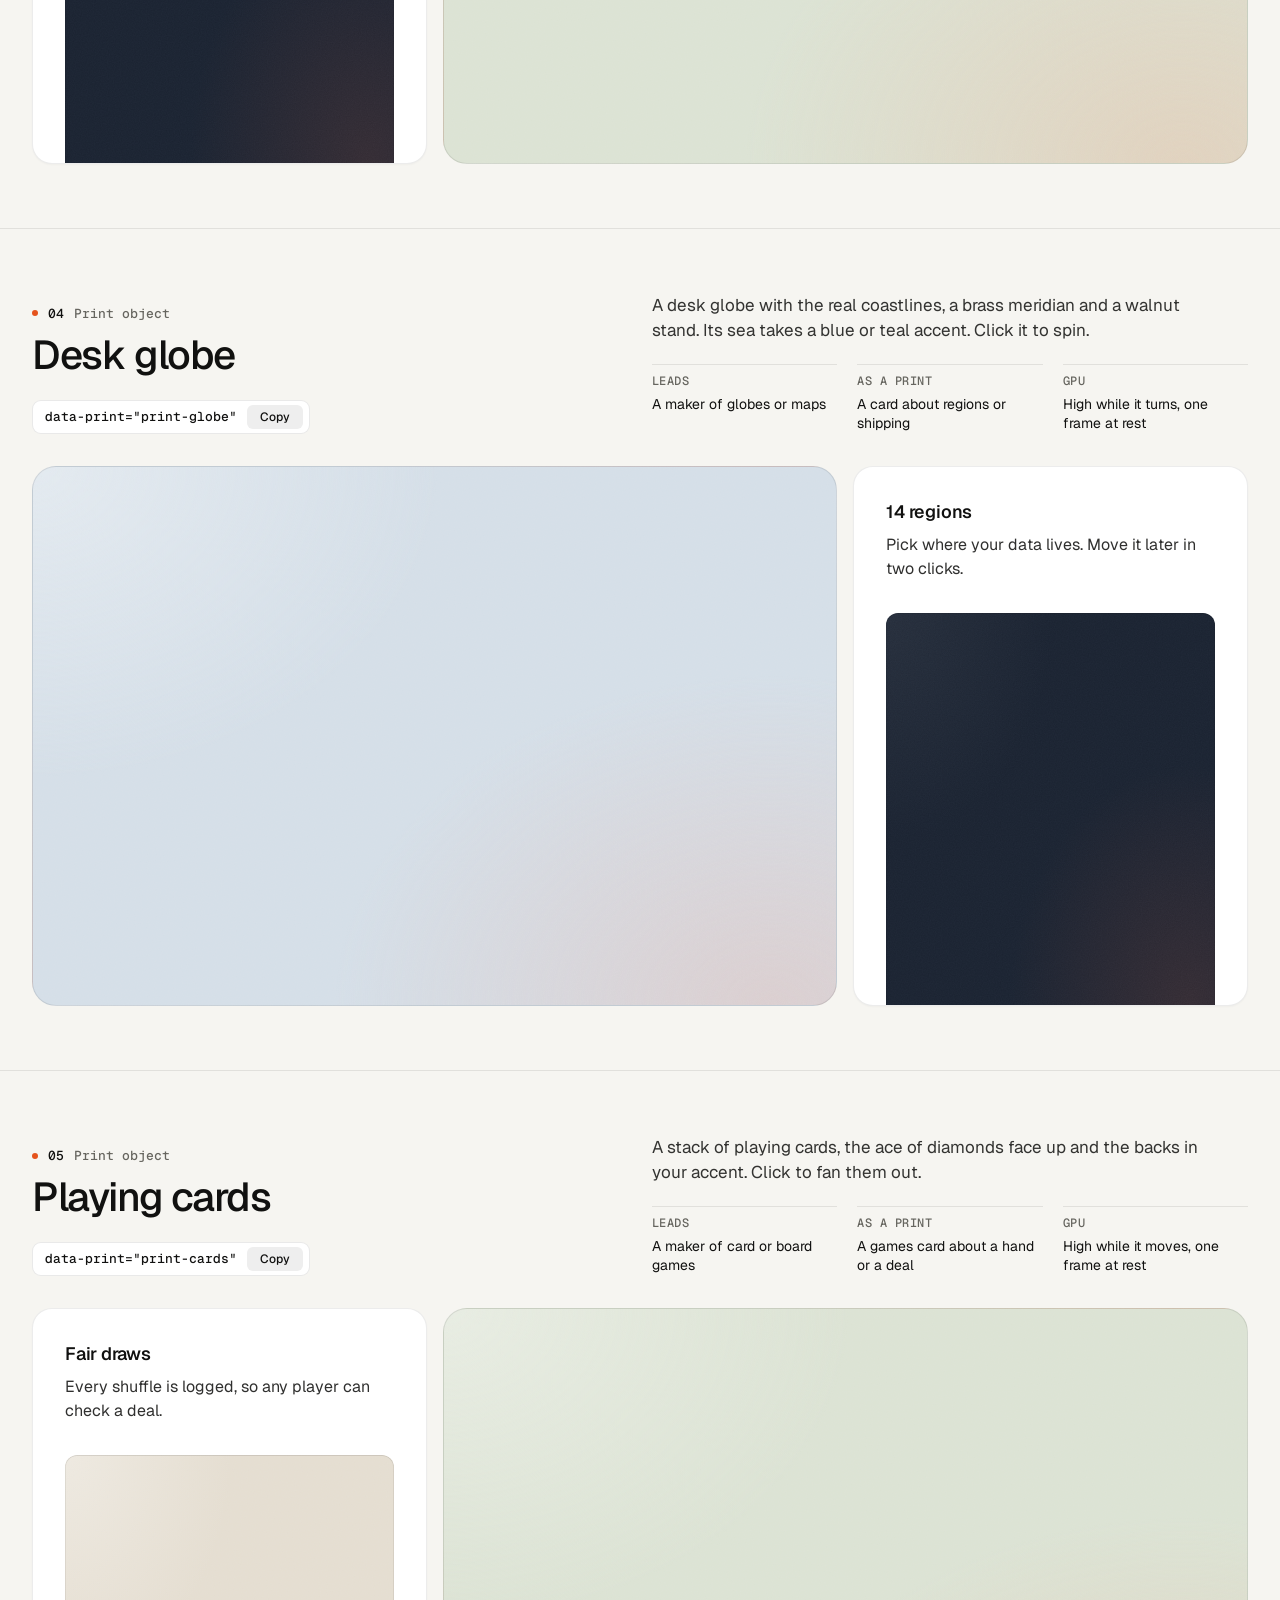
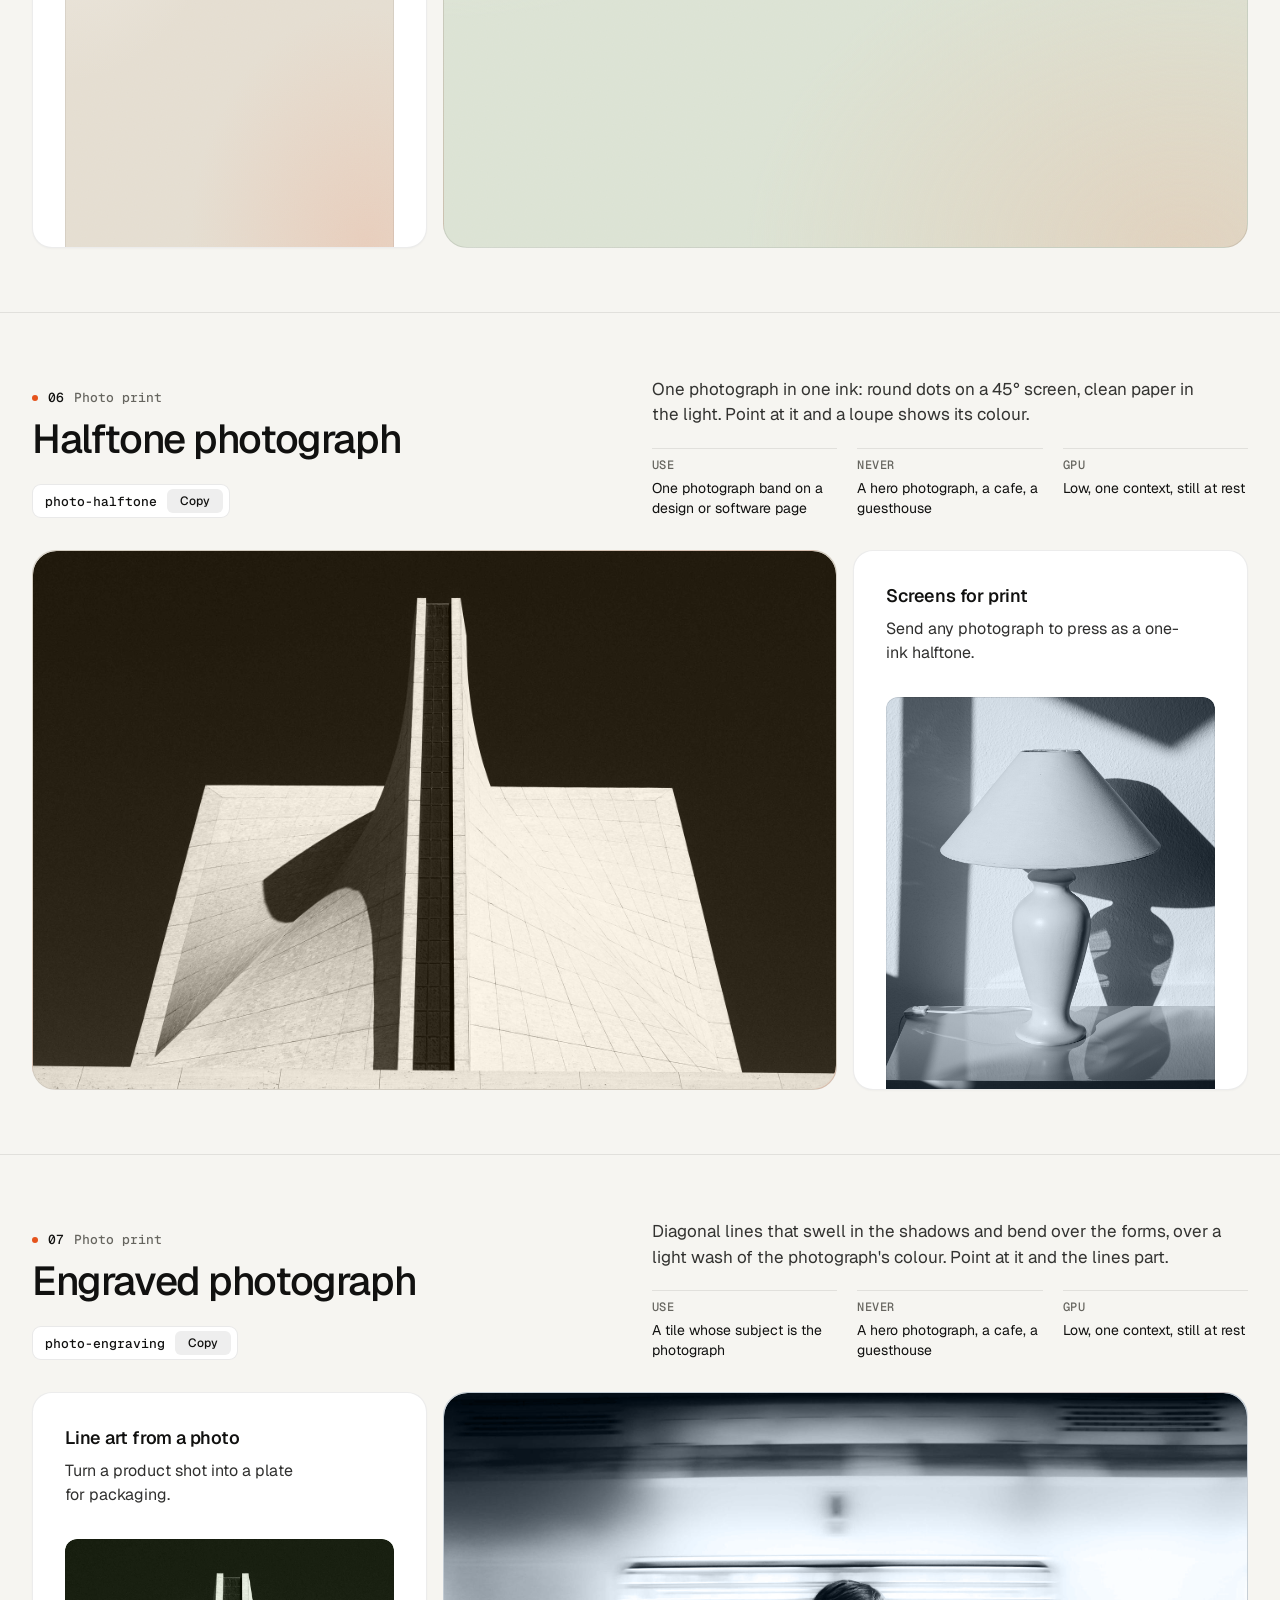
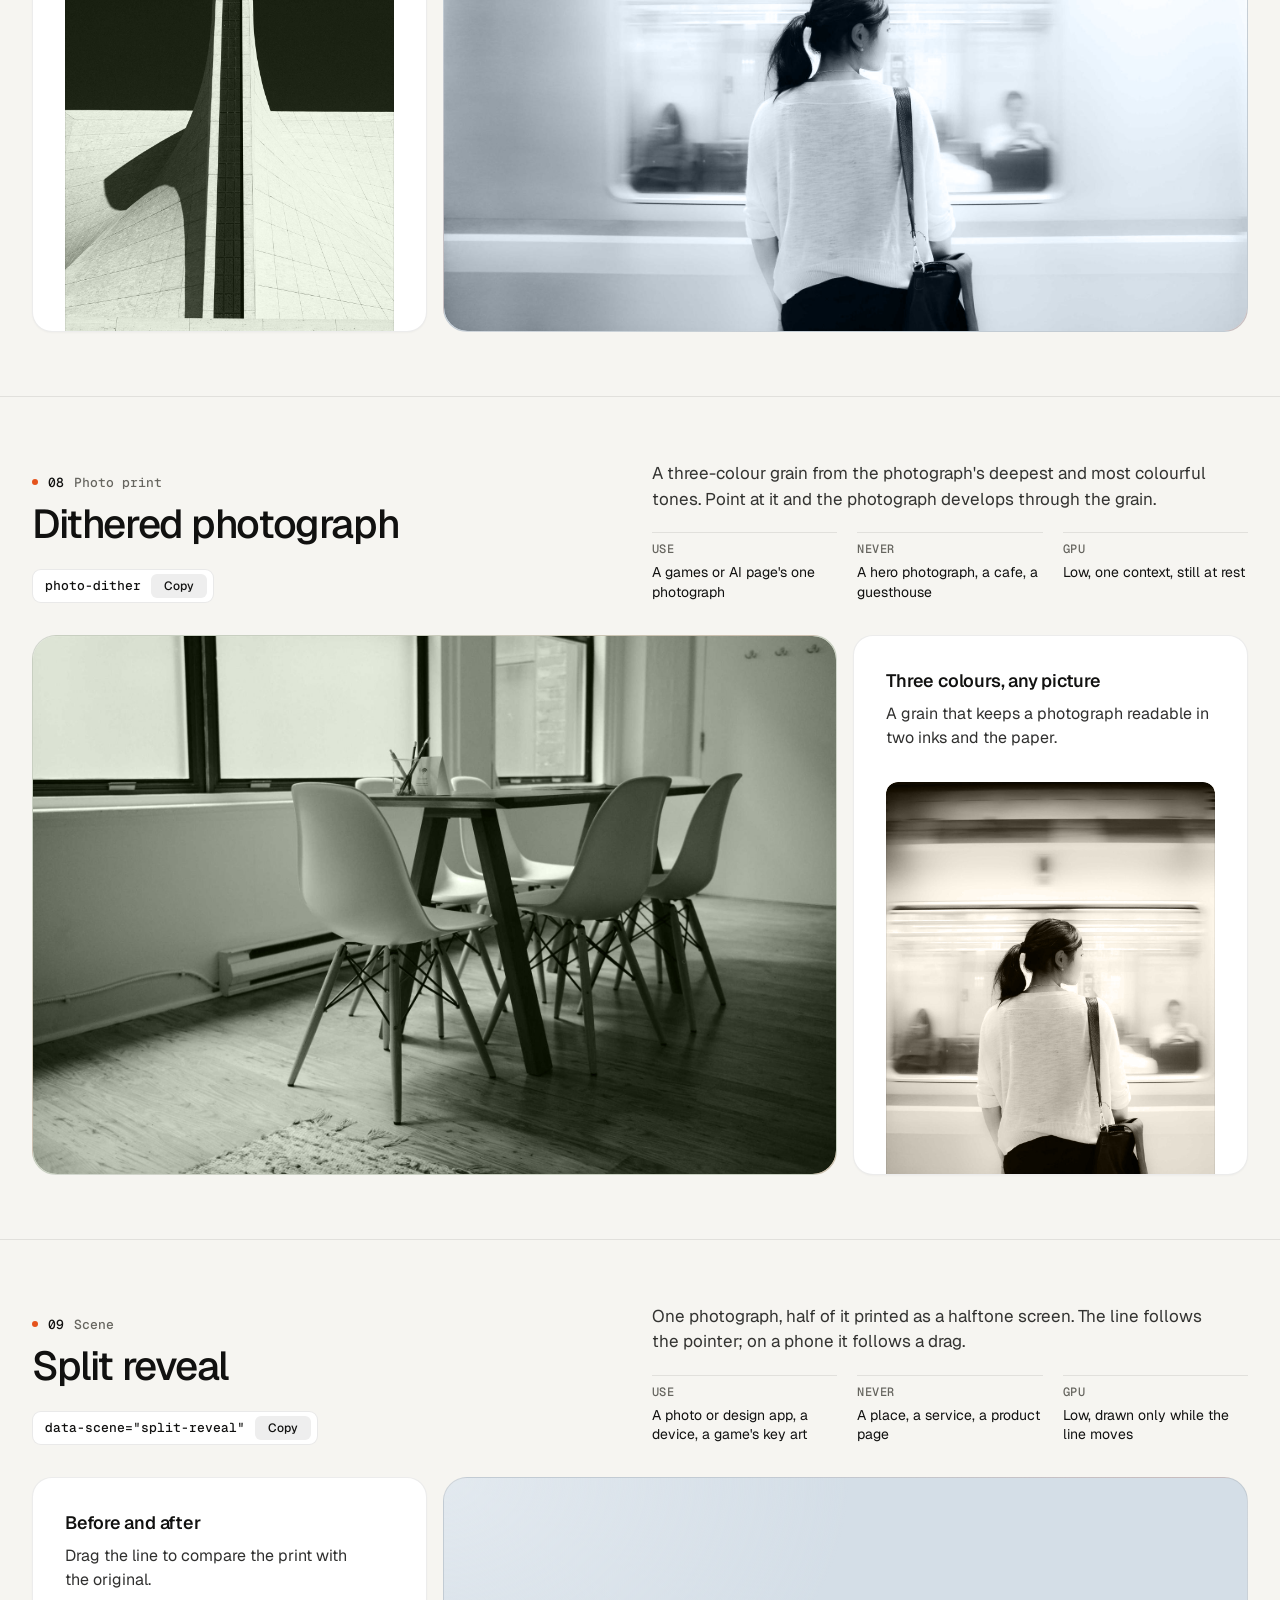
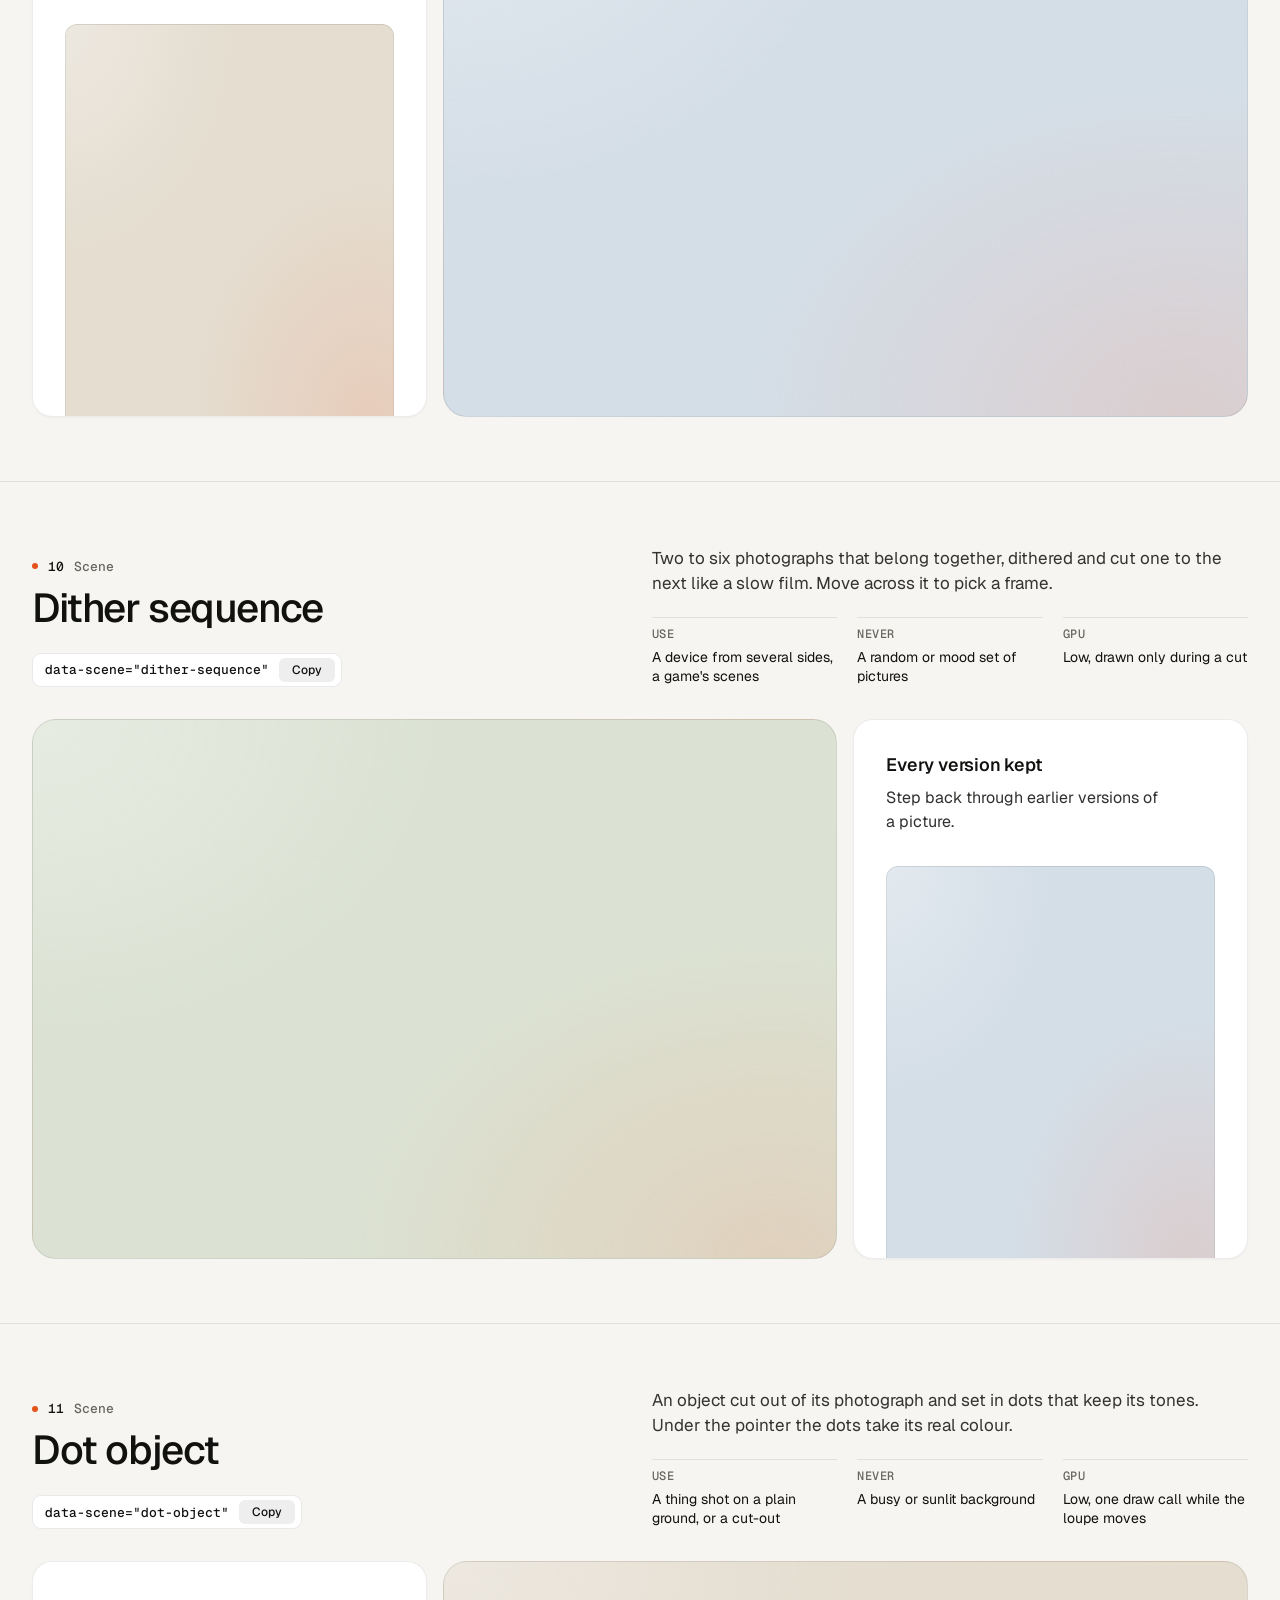
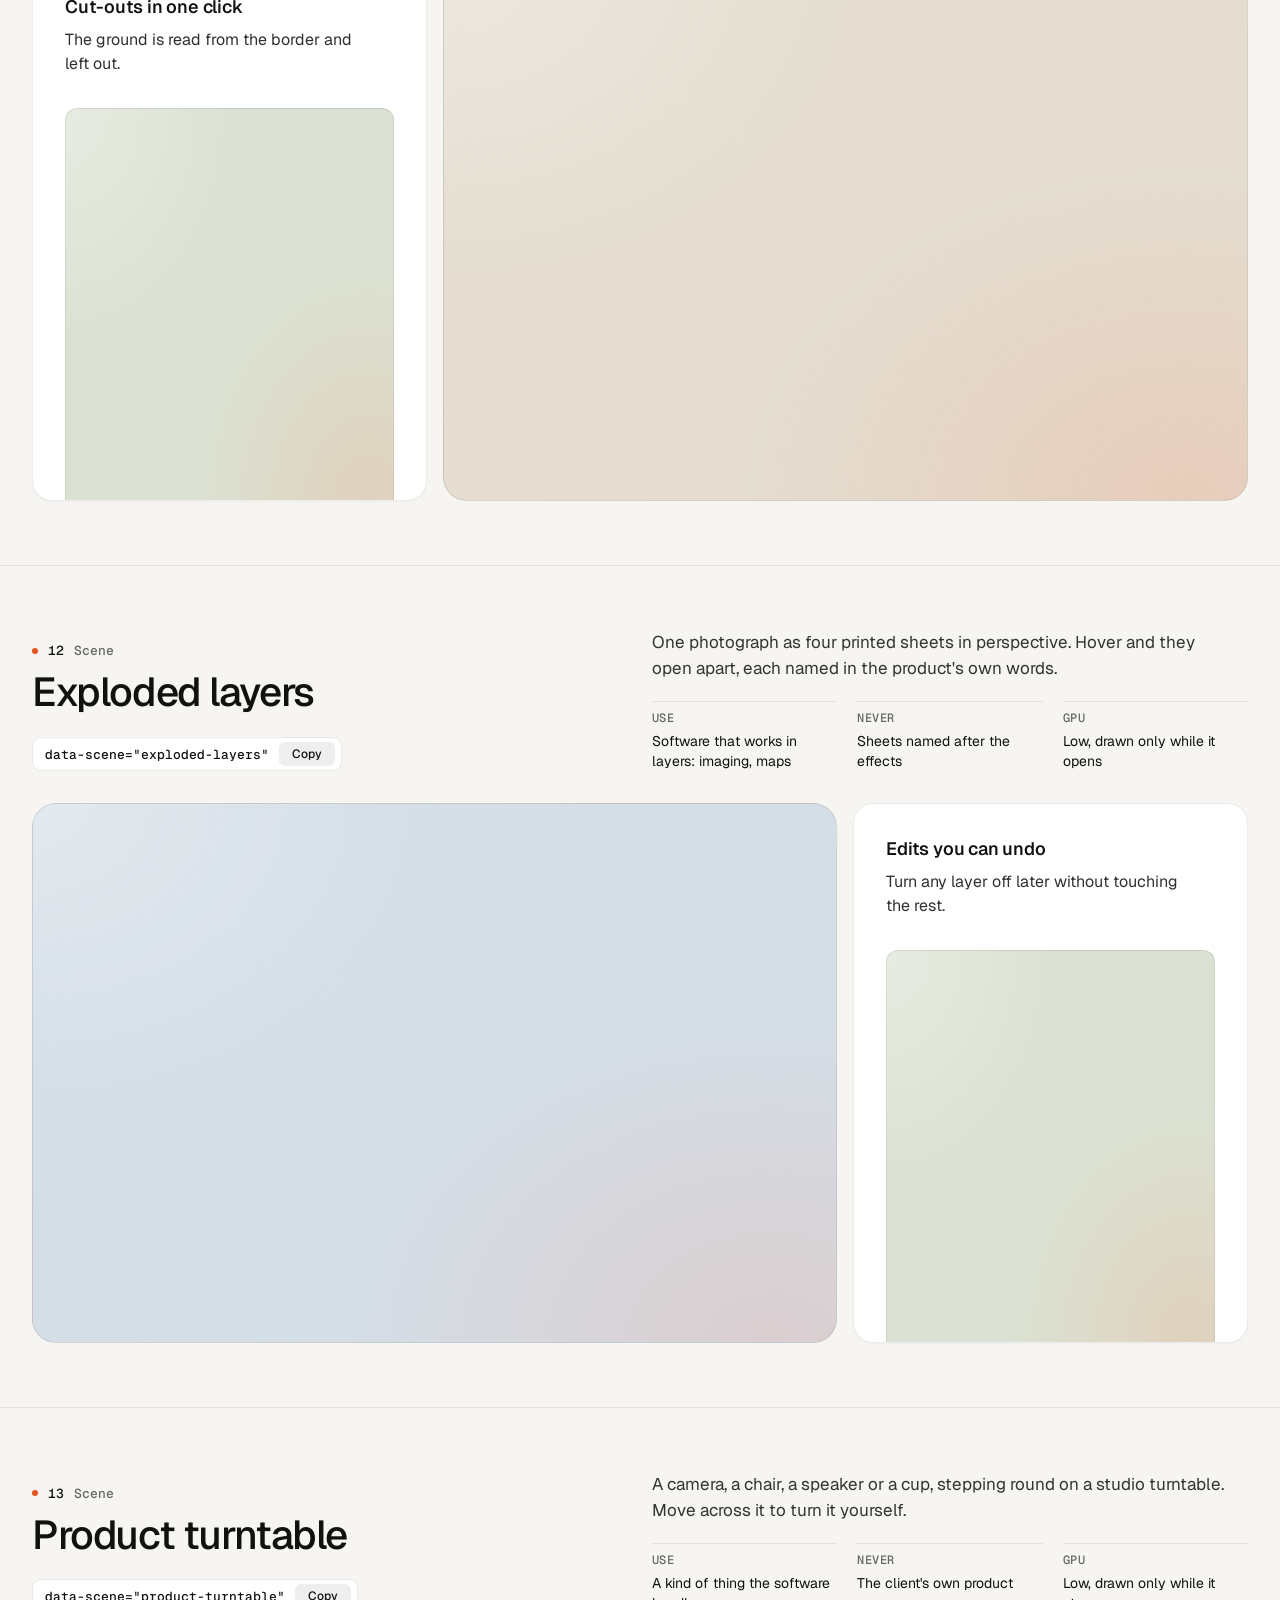
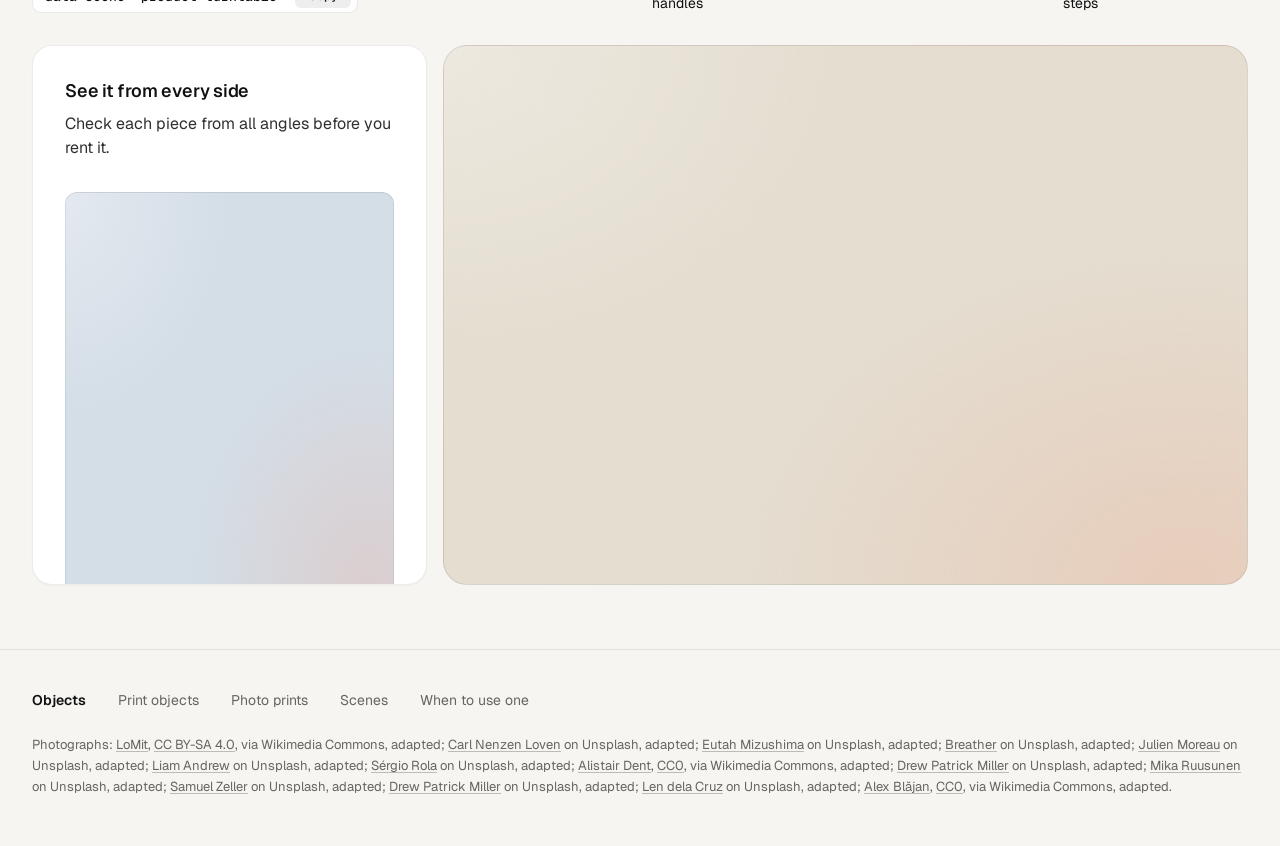
<file: .claude/skills/taste-skill/assets/objects/index.html>
<!doctype html>
<html lang="en" data-palette="paper">
<head>
<script>window.__tpGlMax = 16;   /* a gallery shows many live effects at once; a page of a site keeps the default 4 (fx.js) */</script>
<meta charset="utf-8">
<meta name="viewport" content="width=device-width, initial-scale=1">
<title>Objects</title>
<meta name="description" content="Thirteen objects for one strong moment a page: products drawn in code, photographs printed by a shader, scenes that answer the pointer.">
<link rel="icon" href="data:,">
<link rel="preconnect" href="https://fonts.googleapis.com">
<link rel="preconnect" href="https://fonts.gstatic.com" crossorigin>
<link href="https://fonts.googleapis.com/css2?family=Geist:wght@300..700&family=Geist+Mono:wght@400;500&display=swap" rel="stylesheet">
<link rel="stylesheet" href="../ui/base.css">
<link rel="stylesheet" href="../ui/cards.css">
<style>
  /* palettes: page tokens, four grounds (--g1 sand, --g2 sky, --g3 sage, --g4 deep) and the globe's sea */
  :root {
    --font-text: "Geist", system-ui, sans-serif; --font-mono: "Geist Mono", ui-monospace, monospace;
    --ease: cubic-bezier(.2, .7, .2, 1);
    --gutter: 32px; --max: 1312px;
  }
  [data-palette="paper"] { --bg: #f6f5f1; --card: #ffffff; --surface: #ffffff; --ink: #111110; --muted: #66655f; --accent: #e5531c; --accent-ink: #ffffff;
    --g1: #e4ddd0; --g2: #d4dee7; --g3: #dbe2d3; --g4: #1a2230; --sea: #2f6aa8; --line: rgb(17 17 16 / 0.09); }
  [data-palette="stone"] { --bg: #e6e5e1; --card: #f3f2ef; --surface: #f3f2ef; --ink: #1a1b1d; --muted: #5d5e62; --accent: #2456d6; --accent-ink: #ffffff;
    --g1: #d6d5d0; --g2: #c9d4df; --g3: #dad3c6; --g4: #1d2633; --sea: #2456d6; --line: rgb(26 27 29 / 0.1); }
  [data-palette="graphite"] { --bg: #0b0b0c; --card: #141416; --surface: #141416; --ink: #f2f2ef; --muted: #96979c; --accent: #ff7a3c; --accent-ink: #120c08;
    --g1: #1e1d1b; --g2: #17202a; --g3: #1b201b; --g4: #23262c; --sea: #4f9be0; --line: rgb(242 242 239 / 0.09); }
  [data-palette="night"] { --bg: #070b14; --card: #0e1420; --surface: #0e1420; --ink: #e9edf3; --muted: #8b94a4; --accent: #5ab9fc; --accent-ink: #07101a;
    --g1: #121a29; --g2: #0f2231; --g3: #16202b; --g4: #1b2536; --sea: #5ab9fc; --line: rgb(233 237 243 / 0.09); }

  * { box-sizing: border-box; }
  html { scroll-padding-top: 64px; }
  html, body { margin: 0; }
  body { font-family: var(--font-text); background: var(--bg); color: var(--ink); -webkit-font-smoothing: antialiased; font-size: 16px; line-height: 1.5;
    transition: background-color 320ms var(--ease), color 320ms var(--ease); }
  a { color: inherit; }
  .wrap { max-width: var(--max); margin: 0 auto; padding: 0 var(--gutter); }

  /* ------------------------------------------------ the bar */
  .bar { position: sticky; top: 0; z-index: 30; background: color-mix(in oklab, var(--bg) 84%, transparent); backdrop-filter: blur(16px) saturate(1.2); border-bottom: 1px solid var(--line); }
  .bar__in { height: 64px; display: flex; align-items: center; gap: 32px; }
  .brand { display: inline-flex; align-items: center; gap: 10px; font-weight: 600; font-size: 15px; letter-spacing: -0.01em; text-decoration: none; }
  .brand svg { width: 22px; height: 22px; }
  .brand svg .a { fill: var(--accent); transition: transform 420ms var(--ease); transform-origin: 11px 11px; }
  .brand:hover svg .a { transform: rotate(90deg); }
  .nav { display: flex; gap: 24px; font-size: 14px; }
  .nav a { position: relative; text-decoration: none; color: var(--muted); transition: color 180ms ease; padding: 6px 0; }
  .nav a::after { content: ""; position: absolute; left: 0; right: 0; bottom: 0; height: 1px; background: currentColor; transform: scaleX(0); transform-origin: left; transition: transform 260ms var(--ease); }
  .nav a:hover { color: var(--ink); }
  .nav a:hover::after { transform: scaleX(1); }
  .sp { flex: 1; }
  .swatches { display: flex; align-items: center; gap: 6px; padding: 4px; border-radius: 999px; border: 1px solid var(--line); background: var(--card); }
  .sw { position: relative; width: 26px; height: 26px; border-radius: 50%; border: 0; padding: 0; cursor: pointer; background: linear-gradient(135deg, var(--s-bg) 0 50%, var(--s-ac) 50% 100%);
    box-shadow: inset 0 0 0 1px rgb(0 0 0 / 0.12); transition: transform 200ms var(--ease); }
  .sw::after { content: ""; position: absolute; inset: -3px; border-radius: 50%; box-shadow: 0 0 0 1.5px var(--ink); opacity: 0; transform: scale(0.8); transition: opacity 200ms ease, transform 260ms var(--ease); }
  .sw:hover { transform: scale(1.08); }
  .sw:active { transform: scale(0.94); }
  .sw[aria-pressed="true"]::after { opacity: 1; transform: scale(1); }
  .sw:focus-visible { outline: 2px solid var(--ink); outline-offset: 3px; }
  .sw-label { font-size: 13px; color: var(--muted); min-width: 60px; text-align: right; }

  /* ------------------------------------------------ grounds: a soft lit mesh of the ground's own tone, a fine grain */
  .gr, .card > .panel.gr { --calm-k: 0%; background-color: var(--pg);
    background-image:
      radial-gradient(80% 90% at 92% 100%, color-mix(in oklab, var(--accent) 13%, var(--pg)), transparent 68%),
      radial-gradient(70% 80% at 0% 0%, color-mix(in oklab, var(--lift, #ffffff) var(--lift-k, 34%), var(--pg)), transparent 72%); }
  .gr.dk, [data-palette="graphite"] .gr, [data-palette="night"] .gr { --lift: #ffffff; --lift-k: 6%; }
  .grain { position: absolute; inset: 0; z-index: 0; pointer-events: none; opacity: .32; mix-blend-mode: soft-light; border-radius: inherit;
    background-image: url("data:image/svg+xml;utf8,<svg xmlns='http://www.w3.org/2000/svg' width='160' height='160'><filter id='n'><feTurbulence type='fractalNoise' baseFrequency='.85' numOctaves='2' stitchTiles='stitch'/><feColorMatrix values='0 0 0 0 .5  0 0 0 0 .5  0 0 0 0 .5  0 0 0 .9 0'/></filter><rect width='100%' height='100%' filter='url(%23n)'/></svg>"); }
  .slot { position: absolute; inset: 0; z-index: 1; border-radius: inherit; }
  .slot > .host { position: absolute; inset: 0; border-radius: inherit; overflow: hidden; }

  /* ------------------------------------------------ hero */
  .hero { min-height: calc(100svh - 64px); display: grid; align-items: center; padding: 56px 0; }
  .hero__grid { display: grid; grid-template-columns: repeat(12, minmax(0, 1fr)); gap: 24px; align-items: center; }
  .hero__copy { grid-column: 1 / span 5; }
  .hero h1 { margin: 0; font-size: clamp(44px, 3.4vw + 12px, 72px); line-height: 1.02; letter-spacing: -0.045em; font-weight: 520; text-wrap: balance; }
  .hero__lede { margin: 24px 0 0; font-size: 19px; line-height: 1.5; color: var(--muted); max-width: 40ch; text-wrap: pretty; }
  .index { margin: 40px 0 0; padding: 0; list-style: none; border-top: 1px solid var(--line); max-width: 460px; }
  .index a { display: grid; grid-template-columns: 1fr auto 20px; align-items: center; gap: 16px; padding: 14px 0; border-bottom: 1px solid var(--line); text-decoration: none; font-size: 16px; font-weight: 500; }
  .index a span { font: 500 13px/1 var(--font-mono); color: var(--muted); }
  .index a svg { width: 16px; height: 16px; transition: transform 260ms var(--ease); }
  .index a:hover svg { transform: translateX(4px); }
  .hero__pics { grid-column: 7 / span 6; display: grid; grid-template-columns: 1fr 1fr; gap: 16px; height: min(70svh, 660px); min-height: 440px; }
  .pic { position: relative; overflow: clip; border-radius: 20px; border: 1px solid var(--line); isolation: isolate; }
  .pic img { position: absolute; inset: 0; width: 100%; height: 100%; object-fit: cover; object-position: 50% 42%; display: block; }
  .pic--down { margin-top: 48px; }

  /* ------------------------------------------------ an object, one screen */
  .obj { min-height: calc(100svh - 64px); display: grid; align-content: center; padding: 64px 0; border-top: 1px solid var(--line); }
  .obj__head { display: grid; grid-template-columns: repeat(12, minmax(0, 1fr)); gap: 24px; align-items: end; margin-bottom: 32px; }
  .obj__title { grid-column: 1 / span 5; }
  .obj__n { margin: 0 0 14px; font: 500 13px/1 var(--font-mono); color: var(--muted); display: flex; gap: 10px; align-items: center; }
  .obj__n b { color: var(--ink); font-weight: 500; }
  .obj__n i { width: 6px; height: 6px; border-radius: 50%; background: var(--accent); display: inline-block; }
  .obj h2 { margin: 0; font-size: clamp(34px, 1.9vw + 16px, 52px); line-height: 1.04; letter-spacing: -0.035em; font-weight: 520; text-wrap: balance; }
  .obj__about { grid-column: 7 / span 6; }
  .obj__line { margin: 0; font-size: 17px; line-height: 1.5; color: color-mix(in oklab, var(--ink) 82%, var(--bg)); max-width: 52ch; text-wrap: pretty; }
  .facts { display: grid; grid-template-columns: repeat(3, minmax(0, 1fr)); gap: 20px; margin: 20px 0 0; }
  .facts div { border-top: 1px solid var(--line); padding-top: 10px; }
  .facts dt { font: 500 12px/1 var(--font-mono); color: var(--muted); text-transform: uppercase; letter-spacing: .04em; }
  .facts dd { margin: 8px 0 0; font-size: 14px; line-height: 1.4; }
  .copy { margin-top: 24px; display: inline-flex; align-items: center; gap: 10px; height: 34px; padding: 0 6px 0 12px; border-radius: 9px; border: 1px solid var(--line);
    background: var(--card); color: var(--ink); font: 500 13px/1 var(--font-mono); cursor: pointer; transition: border-color 180ms ease, transform 160ms var(--ease); }
  .copy:hover { border-color: color-mix(in oklab, var(--ink) 24%, transparent); }
  .copy:active { transform: scale(0.97); }
  .copy:focus-visible { outline: 2px solid var(--ink); outline-offset: 2px; }
  .copy em { font-style: normal; display: inline-grid; place-items: center; height: 24px; padding: 0 8px; border-radius: 6px; background: color-mix(in oklab, var(--ink) 7%, transparent); font-family: var(--font-text); font-size: 12px; overflow: hidden; }
  .copy em span { grid-area: 1 / 1; transition: transform 260ms var(--ease), opacity 200ms ease; }
  .copy em span + span { transform: translateY(110%); opacity: 0; }
  .copy.done em span:first-child { transform: translateY(-110%); opacity: 0; }
  .copy.done em span + span { transform: none; opacity: 1; }

  .duo { display: grid; grid-template-columns: repeat(12, minmax(0, 1fr)); gap: 16px; height: clamp(400px, calc(100svh - 360px), 600px); }
  .big { grid-column: 1 / span 8; position: relative; overflow: clip; isolation: isolate; border-radius: 24px; border: 1px solid var(--line); }
  .duo .card { grid-column: 9 / span 4; }
  .obj:nth-of-type(even) .big { grid-column: 5 / span 8; grid-row: 1; }
  .obj:nth-of-type(even) .duo .card { grid-column: 1 / span 4; grid-row: 1; }
  .duo .card > .panel { flex: 1 1 auto; min-height: 0; }

  /* ------------------------------------------------ footer */
  .foot { border-top: 1px solid var(--line); padding: 40px 0 48px; font-size: 14px; color: var(--muted); }
  .foot__row { display: flex; flex-wrap: wrap; gap: 12px 32px; align-items: baseline; }
  .foot__row b { color: var(--ink); font-weight: 600; }
  .foot__row a { text-decoration: none; }
  .foot__row a:hover { color: var(--ink); }
  .credits { margin: 24px 0 0; font-size: 13px; line-height: 1.6; color: var(--muted); }
  .credits a { text-decoration: underline; text-decoration-color: color-mix(in oklab, currentColor 40%, transparent); text-underline-offset: 2px; }

  @media (max-width: 1023px) {
    .hero__copy, .hero__pics { grid-column: 1 / -1; }
    .hero__pics { height: auto; min-height: 0; }
    .pic { aspect-ratio: 3 / 4; }
    .obj__title, .obj__about { grid-column: 1 / -1; }
    .duo { height: auto; grid-template-columns: minmax(0, 1fr); }
    .big, .duo .card, .obj:nth-of-type(even) .big, .obj:nth-of-type(even) .duo .card { grid-column: 1 / -1; grid-row: auto; }
    .big { aspect-ratio: 4 / 3; }
    .duo .card > .panel { flex: none; height: 320px; }
  }
  @media (max-width: 760px) {
    :root { --gutter: 16px; }
    .nav, .sw-label { display: none; }
    .hero { padding: 32px 0 40px; }
    .hero__lede { font-size: 17px; }
    .hero__pics { gap: 10px; }
    .pic { border-radius: 16px; }
    .pic--down { margin-top: 28px; }
    .obj { padding: 72px 0; min-height: 0; }
    .obj .wrap { display: flex; flex-direction: column; }
    .obj__head, .obj__about { display: contents; }
    .obj__title { order: 1; margin-bottom: 16px; }
    .obj__line { order: 2; margin-bottom: 28px; }
    .duo { order: 3; }
    .facts { order: 4; margin-top: 28px; }
    .copy, .index { display: none; }
    .facts { grid-template-columns: minmax(0, 1fr); gap: 0; }
    .facts div { display: grid; grid-template-columns: 96px 1fr; gap: 12px; padding: 10px 0; }
    .facts dd { margin: 0; }
    .big { aspect-ratio: 4 / 5; border-radius: 18px; }
    .duo .card > .panel { height: 300px; }
  }
  @media (prefers-reduced-motion: reduce) { *, *::before, *::after { transition-duration: 0ms !important; } }
</style>
</head>
<body>
<header class="bar">
  <div class="wrap bar__in">
    <a class="brand" href="#top" aria-label="Objects, back to the top">
      <svg viewBox="0 0 22 22" aria-hidden="true"><rect x="1" y="1" width="20" height="20" rx="6" fill="currentColor"/><rect class="a" x="7" y="7" width="8" height="8" rx="2"/></svg>
      Objects
    </a>
    <nav class="nav" aria-label="Families">
      <a href="#print-cup">Print objects</a>
      <a href="#photo-halftone">Photo prints</a>
      <a href="#split-reveal">Scenes</a>
    </nav>
    <span class="sp"></span>
    <span class="sw-label" id="sw-label">Paper</span>
    <div class="swatches" role="group" aria-label="Palette">
      <button type="button" class="sw" data-pal="paper" aria-label="Paper" aria-pressed="true" style="--s-bg:#f6f5f1;--s-ac:#e5531c"></button>
      <button type="button" class="sw" data-pal="stone" aria-label="Stone" aria-pressed="false" style="--s-bg:#e6e5e1;--s-ac:#2456d6"></button>
      <button type="button" class="sw" data-pal="graphite" aria-label="Graphite" aria-pressed="false" style="--s-bg:#141416;--s-ac:#ff7a3c"></button>
      <button type="button" class="sw" data-pal="night" aria-label="Night" aria-pressed="false" style="--s-bg:#0e1420;--s-ac:#5ab9fc"></button>
    </div>
  </div>
</header>

<main id="top">
  <section class="hero">
    <div class="wrap hero__grid">
      <div class="hero__copy">
        <h1>Objects for one strong moment a page.</h1>
        <p class="hero__lede">Products drawn in code, photographs printed by a shader, and scenes that answer the pointer. A photograph leads where there is one. An object leads where there is none.</p>
        <ul class="index">
          <li><a href="#print-cup">Print objects <span>05</span><svg viewBox="0 0 16 16" fill="none" stroke="currentColor" stroke-width="1.5" aria-hidden="true"><path d="M3 8h10M9 4l4 4-4 4"/></svg></a></li>
          <li><a href="#photo-halftone">Photo prints <span>03</span><svg viewBox="0 0 16 16" fill="none" stroke="currentColor" stroke-width="1.5" aria-hidden="true"><path d="M3 8h10M9 4l4 4-4 4"/></svg></a></li>
          <li><a href="#split-reveal">Scenes <span>05</span><svg viewBox="0 0 16 16" fill="none" stroke="currentColor" stroke-width="1.5" aria-hidden="true"><path d="M3 8h10M9 4l4 4-4 4"/></svg></a></li>
        </ul>
      </div>
      <div class="hero__pics">
        <div class="pic"><img src="photo-kit/photos/lamp.jpg" width="1280" height="1757" alt="Cream ceramic table lamp on a glossy side table in low sun" decoding="async"></div>
        <article class="pic pic--down gr" style="--pg: var(--g1)" aria-label="A balanced-arm desk lamp">
          <div class="grain"></div>
          <div class="slot" data-slot='{"kind":"print","id":"print-lamp","place":"card","ground":"g1","params":{"size":1.06,"x":-0.08,"y":-0.2}}'></div>
        </article>
      </div>
    </div>
  </section>

  <!-- ===================================================== print objects -->
  <section class="obj" id="print-cup">
    <div class="wrap">
      <div class="obj__head">
        <div class="obj__title"><p class="obj__n"><i></i><b>01</b> Print object</p><h2>Cup and saucer</h2>
          <button type="button" class="copy" data-copy='<div data-print="print-cup" data-print-place="card"></div>'>data-print="print-cup"<em><span>Copy</span><span>Copied</span></em></button></div>
        <div class="obj__about">
          <p class="obj__line">A porcelain cup of coffee on its saucer, the glaze in your accent. Click it to stir.</p>
          <dl class="facts"><div><dt>Leads</dt><dd>A tableware maker with no photographs</dd></div><div><dt>As a print</dt><dd>A software card about a morning</dd></div><div><dt>GPU</dt><dd>High while it turns, one frame at rest</dd></div></dl>
        </div>
      </div>
      <div class="duo">
        <article class="big gr" style="--pg: var(--g1)"><div class="grain"></div>
          <div class="slot" data-slot='{"kind":"print","id":"print-cup","place":"hero","ground":"g1","params":{"size":0.96,"x":0.16,"y":-0.04}}'></div></article>
        <article class="card"><h3>Morning digest</h3><p>One email at 8:00 with everything that changed overnight.</p>
          <div class="panel gr" style="--pg: var(--g2)"><div class="grain"></div>
            <div class="slot" data-slot='{"kind":"print","id":"print-cup","place":"card","ground":"g2","params":{"effect":"halftone","turn":0}}'></div></div></article>
      </div>
    </div>
  </section>

  <section class="obj" id="print-wheel">
    <div class="wrap">
      <div class="obj__head">
        <div class="obj__title"><p class="obj__n"><i></i><b>02</b> Print object</p><h2>Bicycle wheel</h2>
          <button type="button" class="copy" data-copy='<div data-print="print-wheel" data-print-place="card"></div>'>data-print="print-wheel"<em><span>Copy</span><span>Copied</span></em></button></div>
        <div class="obj__about">
          <p class="obj__line">A road wheel with a tan-wall tyre, an alloy rim and 24 spokes, the hub in your accent. Click it to spin it up.</p>
          <dl class="facts"><div><dt>Leads</dt><dd>A maker of wheels or hubs, never a whole bike</dd></div><div><dt>As a print</dt><dd>A card about speed or a mechanism</dd></div><div><dt>GPU</dt><dd>High while it turns, one frame at rest</dd></div></dl>
        </div>
      </div>
      <div class="duo">
        <article class="big gr" style="--pg: var(--g2)"><div class="grain"></div>
          <div class="slot" data-slot='{"kind":"print","id":"print-wheel","place":"card","ground":"g2","params":{"size":1.34,"x":-0.08,"y":-0.3}}'></div></article>
        <article class="card"><h3>Background sync</h3><p>Runs every five minutes, whether the app is open or not.</p>
          <div class="panel gr" style="--pg: var(--g3)"><div class="grain"></div>
            <div class="slot" data-slot='{"kind":"print","id":"print-wheel","place":"card","ground":"g3","params":{"effect":"halftone","turn":0}}'></div></div></article>
      </div>
    </div>
  </section>

  <section class="obj" id="print-lamp">
    <div class="wrap">
      <div class="obj__head">
        <div class="obj__title"><p class="obj__n"><i></i><b>03</b> Print object</p><h2>Desk lamp</h2>
          <button type="button" class="copy" data-copy='<div data-print="print-lamp" data-print-place="card"></div>'>data-print="print-lamp"<em><span>Copy</span><span>Copied</span></em></button></div>
        <div class="obj__about">
          <p class="obj__line">A balanced-arm desk lamp on chrome springs, the base and shade enamelled in your accent. Click it to switch it on.</p>
          <dl class="facts"><div><dt>Leads</dt><dd>A lighting maker with no photographs</dd></div><div><dt>As a print</dt><dd>A card about focus or working late</dd></div><div><dt>GPU</dt><dd>High while it moves, one frame at rest</dd></div></dl>
        </div>
      </div>
      <div class="duo">
        <article class="big gr" style="--pg: var(--g3)"><div class="grain"></div>
          <div class="slot" data-slot='{"kind":"print","id":"print-lamp","place":"hero","ground":"g3","params":{"size":0.98,"x":0.14,"y":-0.06,"angle":-24}}'></div></article>
        <article class="card"><h3>Focus mode</h3><p>Alerts wait until you switch it off.</p>
          <div class="panel gr dk" style="--pg: var(--g4)"><div class="grain"></div>
            <div class="slot" data-slot='{"kind":"print","id":"print-lamp","place":"card","ground":"g4","params":{"effect":"dither","step":1,"turn":0}}' aria-label="A desk lamp, switched on"></div></div></article>
      </div>
    </div>
  </section>

  <section class="obj" id="print-globe">
    <div class="wrap">
      <div class="obj__head">
        <div class="obj__title"><p class="obj__n"><i></i><b>04</b> Print object</p><h2>Desk globe</h2>
          <button type="button" class="copy" data-copy='<div data-print="print-globe" data-print-place="card" data-print-params=&apos;{"effect":"engrave"}&apos;></div>'>data-print="print-globe"<em><span>Copy</span><span>Copied</span></em></button></div>
        <div class="obj__about">
          <p class="obj__line">A desk globe with the real coastlines, a brass meridian and a walnut stand. Its sea takes a blue or teal accent. Click it to spin.</p>
          <dl class="facts"><div><dt>Leads</dt><dd>A maker of globes or maps</dd></div><div><dt>As a print</dt><dd>A card about regions or shipping</dd></div><div><dt>GPU</dt><dd>High while it turns, one frame at rest</dd></div></dl>
        </div>
      </div>
      <div class="duo">
        <article class="big gr" style="--pg: var(--g2)"><div class="grain"></div>
          <div class="slot" data-slot='{"kind":"print","id":"print-globe","place":"card","ground":"g2","sea":true,"params":{"size":1.3,"x":-0.1,"y":-0.3}}'></div></article>
        <article class="card"><h3>14 regions</h3><p>Pick where your data lives. Move it later in two clicks.</p>
          <div class="panel gr dk" style="--pg: var(--g4)"><div class="grain"></div>
            <div class="slot" data-slot='{"kind":"print","id":"print-globe","place":"card","ground":"g4","sea":true,"params":{"effect":"engrave","turn":0}}'></div></div></article>
      </div>
    </div>
  </section>

  <section class="obj" id="print-cards">
    <div class="wrap">
      <div class="obj__head">
        <div class="obj__title"><p class="obj__n"><i></i><b>05</b> Print object</p><h2>Playing cards</h2>
          <button type="button" class="copy" data-copy='<div data-print="print-cards" data-print-place="card"></div>'>data-print="print-cards"<em><span>Copy</span><span>Copied</span></em></button></div>
        <div class="obj__about">
          <p class="obj__line">A stack of playing cards, the ace of diamonds face up and the backs in your accent. Click to fan them out.</p>
          <dl class="facts"><div><dt>Leads</dt><dd>A maker of card or board games</dd></div><div><dt>As a print</dt><dd>A games card about a hand or a deal</dd></div><div><dt>GPU</dt><dd>High while it moves, one frame at rest</dd></div></dl>
        </div>
      </div>
      <div class="duo">
        <article class="big gr" style="--pg: var(--g3)"><div class="grain"></div>
          <div class="slot" data-slot='{"kind":"print","id":"print-cards","place":"hero","ground":"g3","params":{"size":0.98,"x":0.16,"y":-0.04}}'></div></article>
        <article class="card"><h3>Fair draws</h3><p>Every shuffle is logged, so any player can check a deal.</p>
          <div class="panel gr" style="--pg: var(--g1)"><div class="grain"></div>
            <div class="slot" data-slot='{"kind":"print","id":"print-cards","place":"card","ground":"g1","params":{"effect":"halftone","turn":0}}'></div></div></article>
      </div>
    </div>
  </section>

  <!-- ===================================================== photo prints -->
  <section class="obj" id="photo-halftone">
    <div class="wrap">
      <div class="obj__head">
        <div class="obj__title"><p class="obj__n"><i></i><b>06</b> Photo print</p><h2>Halftone photograph</h2>
          <button type="button" class="copy" data-copy="import print from './assets/objects/photo-halftone/object.js'; print.mount(frame, { palette: fx.readPalette(frame) });">photo-halftone<em><span>Copy</span><span>Copied</span></em></button></div>
        <div class="obj__about">
          <p class="obj__line">One photograph in one ink: round dots on a 45° screen, clean paper in the light. Point at it and a loupe shows its colour.</p>
          <dl class="facts"><div><dt>Use</dt><dd>One photograph band on a design or software page</dd></div><div><dt>Never</dt><dd>A hero photograph, a cafe, a guesthouse</dd></div><div><dt>GPU</dt><dd>Low, one context, still at rest</dd></div></dl>
        </div>
      </div>
      <div class="duo">
        <article class="big gr" style="--pg: var(--g1)">
          <div class="slot" data-slot='{"kind":"photo","id":"photo-halftone","ground":"g1","photo":"concrete"}'></div></article>
        <article class="card"><h3>Screens for print</h3><p>Send any photograph to press as a one-ink halftone.</p>
          <div class="panel gr" style="--pg: var(--g2)">
            <div class="slot" data-slot='{"kind":"photo","id":"photo-halftone","ground":"g2","photo":"lamp","params":{"tint":1}}'></div></div></article>
      </div>
    </div>
  </section>

  <section class="obj" id="photo-engraving">
    <div class="wrap">
      <div class="obj__head">
        <div class="obj__title"><p class="obj__n"><i></i><b>07</b> Photo print</p><h2>Engraved photograph</h2>
          <button type="button" class="copy" data-copy="import print from './assets/objects/photo-engraving/object.js'; print.mount(frame, { palette: fx.readPalette(frame) });">photo-engraving<em><span>Copy</span><span>Copied</span></em></button></div>
        <div class="obj__about">
          <p class="obj__line">Diagonal lines that swell in the shadows and bend over the forms, over a light wash of the photograph's colour. Point at it and the lines part.</p>
          <dl class="facts"><div><dt>Use</dt><dd>A tile whose subject is the photograph</dd></div><div><dt>Never</dt><dd>A hero photograph, a cafe, a guesthouse</dd></div><div><dt>GPU</dt><dd>Low, one context, still at rest</dd></div></dl>
        </div>
      </div>
      <div class="duo">
        <article class="big gr" style="--pg: var(--g2)">
          <div class="slot" data-slot='{"kind":"photo","id":"photo-engraving","ground":"g2","photo":"platform","photoDark":"concrete"}'></div></article>
        <article class="card"><h3>Line art from a photo</h3><p>Turn a product shot into a plate for packaging.</p>
          <div class="panel gr" style="--pg: var(--g3)">
            <div class="slot" data-slot='{"kind":"photo","id":"photo-engraving","ground":"g3","photo":"concrete","photoDark":"room"}'></div></div></article>
      </div>
    </div>
  </section>

  <section class="obj" id="photo-dither">
    <div class="wrap">
      <div class="obj__head">
        <div class="obj__title"><p class="obj__n"><i></i><b>08</b> Photo print</p><h2>Dithered photograph</h2>
          <button type="button" class="copy" data-copy="import print from './assets/objects/photo-dither/object.js'; print.mount(frame, { palette: fx.readPalette(frame) });">photo-dither<em><span>Copy</span><span>Copied</span></em></button></div>
        <div class="obj__about">
          <p class="obj__line">A three-colour grain from the photograph's deepest and most colourful tones. Point at it and the photograph develops through the grain.</p>
          <dl class="facts"><div><dt>Use</dt><dd>A games or AI page's one photograph</dd></div><div><dt>Never</dt><dd>A hero photograph, a cafe, a guesthouse</dd></div><div><dt>GPU</dt><dd>Low, one context, still at rest</dd></div></dl>
        </div>
      </div>
      <div class="duo">
        <article class="big gr" style="--pg: var(--g3)">
          <div class="slot" data-slot='{"kind":"photo","id":"photo-dither","ground":"g3","photo":"room"}'></div></article>
        <article class="card"><h3>Three colours, any picture</h3><p>A grain that keeps a photograph readable in two inks and the paper.</p>
          <div class="panel gr" style="--pg: var(--g1)">
            <div class="slot" data-slot='{"kind":"photo","id":"photo-dither","ground":"g1","photo":"platform"}'></div></div></article>
      </div>
    </div>
  </section>

  <!-- ===================================================== scenes -->
  <section class="obj" id="split-reveal">
    <div class="wrap">
      <div class="obj__head">
        <div class="obj__title"><p class="obj__n"><i></i><b>09</b> Scene</p><h2>Split reveal</h2>
          <button type="button" class="copy" data-copy='<div data-scene="split-reveal" data-scene-src="assets/img/photo.jpg"></div>'>data-scene="split-reveal"<em><span>Copy</span><span>Copied</span></em></button></div>
        <div class="obj__about">
          <p class="obj__line">One photograph, half of it printed as a halftone screen. The line follows the pointer; on a phone it follows a drag.</p>
          <dl class="facts"><div><dt>Use</dt><dd>A photo or design app, a device, a game's key art</dd></div><div><dt>Never</dt><dd>A place, a service, a product page</dd></div><div><dt>GPU</dt><dd>Low, drawn only while the line moves</dd></div></dl>
        </div>
      </div>
      <div class="duo">
        <article class="big gr" style="--pg: var(--g2)">
          <div class="slot" data-slot='{"kind":"scene","id":"split-reveal","ground":"g2","src":"default"}'></div></article>
        <article class="card"><h3>Before and after</h3><p>Drag the line to compare the print with the original.</p>
          <div class="panel gr" style="--pg: var(--g1)">
            <div class="slot" data-slot='{"kind":"scene","id":"split-reveal","ground":"g1","src":"roof","params":{"side":"right","split":0.42}}'></div></div></article>
      </div>
    </div>
  </section>

  <section class="obj" id="dither-sequence">
    <div class="wrap">
      <div class="obj__head">
        <div class="obj__title"><p class="obj__n"><i></i><b>10</b> Scene</p><h2>Dither sequence</h2>
          <button type="button" class="copy" data-copy='<div data-scene="dither-sequence" data-scene-src=&apos;[{"src":"a.jpg"},{"src":"b.jpg"}]&apos;></div>'>data-scene="dither-sequence"<em><span>Copy</span><span>Copied</span></em></button></div>
        <div class="obj__about">
          <p class="obj__line">Two to six photographs that belong together, dithered and cut one to the next like a slow film. Move across it to pick a frame.</p>
          <dl class="facts"><div><dt>Use</dt><dd>A device from several sides, a game's scenes</dd></div><div><dt>Never</dt><dd>A random or mood set of pictures</dd></div><div><dt>GPU</dt><dd>Low, drawn only during a cut</dd></div></dl>
        </div>
      </div>
      <div class="duo">
        <article class="big gr" style="--pg: var(--g3)">
          <div class="slot" data-slot='{"kind":"scene","id":"dither-sequence","ground":"g3","src":"default"}'></div></article>
        <article class="card"><h3>Every version kept</h3><p>Step back through earlier versions of a picture.</p>
          <div class="panel gr" style="--pg: var(--g2)">
            <div class="slot" data-slot='{"kind":"scene","id":"dither-sequence","ground":"g2","src":"spirals","params":{"fit":"contain","autoplay":0}}'></div></div></article>
      </div>
    </div>
  </section>

  <section class="obj" id="dot-object">
    <div class="wrap">
      <div class="obj__head">
        <div class="obj__title"><p class="obj__n"><i></i><b>11</b> Scene</p><h2>Dot object</h2>
          <button type="button" class="copy" data-copy='<div data-scene="dot-object" data-scene-src="assets/img/object-on-white.jpg"></div>'>data-scene="dot-object"<em><span>Copy</span><span>Copied</span></em></button></div>
        <div class="obj__about">
          <p class="obj__line">An object cut out of its photograph and set in dots that keep its tones. Under the pointer the dots take its real colour.</p>
          <dl class="facts"><div><dt>Use</dt><dd>A thing shot on a plain ground, or a cut-out</dd></div><div><dt>Never</dt><dd>A busy or sunlit background</dd></div><div><dt>GPU</dt><dd>Low, one draw call while the loupe moves</dd></div></dl>
        </div>
      </div>
      <div class="duo">
        <article class="big gr" style="--pg: var(--g1)">
          <div class="slot" data-slot='{"kind":"scene","id":"dot-object","ground":"g1","src":"default"}'></div></article>
        <article class="card"><h3>Cut-outs in one click</h3><p>The ground is read from the border and left out.</p>
          <div class="panel gr" style="--pg: var(--g3)">
            <div class="slot" data-slot='{"kind":"scene","id":"dot-object","ground":"g3","src":"dahlia"}'></div></div></article>
      </div>
    </div>
  </section>

  <section class="obj" id="exploded-layers">
    <div class="wrap">
      <div class="obj__head">
        <div class="obj__title"><p class="obj__n"><i></i><b>12</b> Scene</p><h2>Exploded layers</h2>
          <button type="button" class="copy" data-copy='<div data-scene="exploded-layers" data-scene-src="assets/img/photo.jpg" data-scene-params=&apos;{"names":["Photo","Colour","Light","Depth"]}&apos;></div>'>data-scene="exploded-layers"<em><span>Copy</span><span>Copied</span></em></button></div>
        <div class="obj__about">
          <p class="obj__line">One photograph as four printed sheets in perspective. Hover and they open apart, each named in the product's own words.</p>
          <dl class="facts"><div><dt>Use</dt><dd>Software that works in layers: imaging, maps</dd></div><div><dt>Never</dt><dd>Sheets named after the effects</dd></div><div><dt>GPU</dt><dd>Low, drawn only while it opens</dd></div></dl>
        </div>
      </div>
      <div class="duo">
        <article class="big gr" style="--pg: var(--g2)">
          <div class="slot" data-slot='{"kind":"scene","id":"exploded-layers","ground":"g2","src":"default","params":{"names":["Photo","Colour","Light","Depth"]}}'></div></article>
        <article class="card"><h3>Edits you can undo</h3><p>Turn any layer off later without touching the rest.</p>
          <div class="panel gr" style="--pg: var(--g3)">
            <div class="slot" data-slot='{"kind":"scene","id":"exploded-layers","ground":"g3","src":"lattice"}'></div></div></article>
      </div>
    </div>
  </section>

  <section class="obj" id="product-turntable">
    <div class="wrap">
      <div class="obj__head">
        <div class="obj__title"><p class="obj__n"><i></i><b>13</b> Scene</p><h2>Product turntable</h2>
          <button type="button" class="copy" data-copy='<div data-scene="product-turntable" data-scene-params=&apos;{"form":"chair"}&apos;></div>'>data-scene="product-turntable"<em><span>Copy</span><span>Copied</span></em></button></div>
        <div class="obj__about">
          <p class="obj__line">A camera, a chair, a speaker or a cup, stepping round on a studio turntable. Move across it to turn it yourself.</p>
          <dl class="facts"><div><dt>Use</dt><dd>A kind of thing the software handles</dd></div><div><dt>Never</dt><dd>The client's own product</dd></div><div><dt>GPU</dt><dd>Low, drawn only while it steps</dd></div></dl>
        </div>
      </div>
      <div class="duo">
        <article class="big gr" style="--pg: var(--g1)">
          <div class="slot" data-slot='{"kind":"scene","id":"product-turntable","ground":"g1","params":{"form":"camera"}}' aria-label="A camera on a turntable"></div></article>
        <article class="card"><h3>See it from every side</h3><p>Check each piece from all angles before you rent it.</p>
          <div class="panel gr" style="--pg: var(--g2)">
            <div class="slot" data-slot='{"kind":"scene","id":"product-turntable","ground":"g2","params":{"form":"chair","start":-40,"autoplay":0}}' aria-label="A side chair"></div></div></article>
      </div>
    </div>
  </section>
</main>

<footer class="foot">
  <div class="wrap">
    <div class="foot__row">
      <b>Objects</b>
      <a href="_print-core/README.md">Print objects</a>
      <a href="photo-kit/README.md">Photo prints</a>
      <a href="_scenes/README.md">Scenes</a>
      <a href="../../references/effects-objects.md">When to use one</a>
    </div>
    <p class="credits" id="credits"></p>
  </div>
</footer>

<script type="module">
  /*
    The showcase's own mounting: every [data-slot] mounts when it comes near the screen and is destroyed
    when it leaves, and never more than MAX are mounted at once, so the page holds at most 4 live WebGL
    contexts (each mounted object holds one at most; still print objects hold none).
  */
  import fx from '../effects/fx.js';
  import { creditsLine } from './photo-kit/photo.js';
  import { DEFAULT_PHOTO as SPLIT } from './split-reveal/object.js';
  import { DEFAULT_SEQUENCE } from './dither-sequence/object.js';
  import { DEFAULT_PHOTO as TULIP } from './dot-object/object.js';
  import { DEFAULT_PHOTO as MIXER } from './exploded-layers/object.js';

  const MAX = 4, CAP = { print: 4, photo: 3, scene: 4 };
  const root = document.documentElement;
  const q = new URLSearchParams(location.search);
  const U = 'https://unsplash.com/license', CC0 = 'https://creativecommons.org/publicdomain/zero/1.0/';
  const SRC = {
    roof: { id: 618, ratio: 1.5, alt: 'Curving glass and steel lattice roof in black and white', by: 'Mika Ruusunen', licence: 'Unsplash licence', licenceUrl: U, page: 'https://unsplash.com/photos/ypVM8PnygUo' },
    lattice: { id: 893, ratio: 1.5, alt: 'Curved latticed building facade forming sweeping lines', by: 'Samuel Zeller', licence: 'Unsplash licence', licenceUrl: U, page: 'https://unsplash.com/photos/j0g8taxHZa0' },
    spirals: [
      { id: 949, ratio: 0.66, alt: 'A white spiral atrium under a glass dome, seen from below', by: 'Drew Patrick Miller', licence: 'Unsplash licence', licenceUrl: U, page: 'https://unsplash.com/photos/VLT62-JzddA' },
      { id: 679, ratio: 1, alt: 'Spiralling concrete curves around a small round window', by: 'Len dela Cruz', licence: 'Unsplash licence', licenceUrl: U, page: 'https://unsplash.com/photos/ScEKf8u7y-c' },
    ],
    dahlia: { id: 'commons-minimal-orange-dahlia', source: 'commons', ratio: 1.523, width: 5830, focus: [0.5, 0.5], alt: 'An orange dahlia on a black ground', by: 'Alex Blăjan', licence: 'CC0', licenceUrl: CC0,
      url: 'https://upload.wikimedia.org/wikipedia/commons/5/5e/Minimal_orange_dahlia_%28Unsplash%29.jpg', page: 'https://commons.wikimedia.org/wiki/File:Minimal_orange_dahlia_(Unsplash).jpg' },
  };
  const DEFAULTS = { 'split-reveal': SPLIT, 'dither-sequence': DEFAULT_SEQUENCE, 'dot-object': TULIP, 'exploded-layers': MIXER };
  const lib = await fetch(new URL('./photo-kit/photos.json', import.meta.url)).then(r => r.json()).catch(() => ({ photos: [] }));
  const PHOTOS = Object.fromEntries(lib.photos.map(p => [p.key, p]));

  // ---- palette: the page tokens, a ground's paper and an ink that reads on it
  const tok = n => getComputedStyle(root).getPropertyValue(n).trim();
  const lum = hex => { const h = hex.replace('#', ''); const c = [0, 2, 4].map(i => parseInt(h.slice(i, i + 2), 16) / 255); return 0.2126 * c[0] + 0.7152 * c[1] + 0.0722 * c[2]; };
  function paletteFor(cfg) {
    const bg = tok('--' + (cfg.ground || 'g1')), ink = tok('--ink');
    const light = lum(bg) > 0.4, pageLight = lum(ink) < 0.4;
    const gInk = light ? (pageLight ? ink : '#17181b') : (pageLight ? '#eef0f2' : ink);
    return fx.normalizePalette({ bg, surface: bg, ink: gInk, accent: cfg.sea ? tok('--sea') : tok('--accent'), accentInk: tok('--accent-ink') });
  }

  // ---- mounting
  const slots = [...document.querySelectorAll('[data-slot]')];
  const st = new Map(slots.map(el => [el, { cfg: JSON.parse(el.dataset.slot), near: false, ctrl: null, host: null, busy: false }]));
  const mods = new Map();
  const load = id => { if (!mods.has(id)) mods.set(id, import(`./${id}/object.js`).then(m => m.default)); return mods.get(id); };
  // a photo print may name a darker photograph for the dark palettes (a pale one prints as a light plate there)
  const isDark = () => lum(tok('--bg')) < 0.4;
  const photoKey = cfg => (cfg.photoDark && isDark() ? cfg.photoDark : cfg.photo);
  const srcOf = cfg => {
    if (cfg.kind === 'photo') return new URL('./photo-kit/' + PHOTOS[photoKey(cfg)].file, import.meta.url).href;
    if (!cfg.src) return undefined;
    return cfg.src === 'default' ? DEFAULTS[cfg.id] : SRC[cfg.src];
  };
  // a photo print's slot shows its photograph toned into the ground until the print draws, before it
  // mounts too: never an empty panel, even on a slow device
  function underlay(box, cfg) {
    if (cfg.kind !== 'photo') return;
    const p = PHOTOS[photoKey(cfg)];
    Object.assign(box.style, { backgroundColor: 'var(--pg)', backgroundImage: 'url(' + srcOf(cfg) + ')', backgroundSize: 'cover',
      backgroundPosition: (p.focus[0] * 100) + '% ' + (p.focus[1] * 100) + '%', backgroundBlendMode: 'luminosity' });
  }
  async function mount(el) {
    const s = st.get(el);
    s.busy = true;
    try {
      const obj = await load(s.cfg.id);
      if (!s.want) return;
      const host = document.createElement('div');
      host.className = 'host';
      if (el.hasAttribute('aria-label')) host.setAttribute('aria-label', el.getAttribute('aria-label'));
      el.appendChild(host);
      const cfg = s.cfg, palette = paletteFor(cfg);
      let ctrl;
      if (cfg.kind === 'print') ctrl = obj.mount(host, { place: cfg.place, params: cfg.params || {}, palette });
      else if (cfg.kind === 'photo') {
        const p = PHOTOS[photoKey(cfg)];
        s.photo = photoKey(cfg);
        underlay(host, cfg);
        ctrl = obj.mount(host, { palette, src: srcOf(cfg), params: { focusX: p.focus[0], focusY: p.focus[1], ...(cfg.params || {}) } });
      } else ctrl = obj.mount(host, { palette, src: srcOf(cfg), params: cfg.params || {} });
      s.ctrl = ctrl; s.host = host;
    } catch (e) { console.warn('objects:', s.cfg.id, e); }
    finally { s.busy = false; if (!s.want && s.ctrl) unmount(el); schedule(); }
  }
  function unmount(el) {
    const s = st.get(el);
    if (!s.ctrl) return;
    try { s.ctrl.destroy(); } catch (e) { console.warn(e); }
    s.host?.remove();
    s.ctrl = null; s.host = null;
  }
  let queued = 0;
  function reconcile() {
    queued = 0;
    const mid = innerHeight / 2;
    const dist = el => { const r = el.getBoundingClientRect(); return Math.abs((r.top + r.bottom) / 2 - mid); };
    // the nearest first, at most MAX, and at most CAP of one family (photo-kit warns past 3)
    const near = [], kinds = {};
    for (const el of slots.filter(e => st.get(e).near).sort((a, b) => dist(a) - dist(b))) {
      const k = st.get(el).cfg.kind;
      if (near.length < MAX && (kinds[k] || 0) < CAP[k]) { near.push(el); kinds[k] = (kinds[k] || 0) + 1; }
    }
    const want = new Set(near);
    for (const el of slots) { const s = st.get(el); s.want = want.has(el); if (!s.want && s.ctrl && !s.busy) unmount(el); }
    // never more than MAX mounted (or mounting) at once
    let count = slots.filter(el => { const s = st.get(el); return s.ctrl || s.busy; }).length;
    for (const el of near) { const s = st.get(el); if (!s.ctrl && !s.busy && count < MAX) { count++; mount(el); } }
  }
  const schedule = () => { if (!queued) queued = requestAnimationFrame(reconcile); };
  const io = new IntersectionObserver(es => { for (const e of es) st.get(e.target).near = e.isIntersecting; schedule(); }, { rootMargin: '60% 0px' });
  slots.forEach(el => io.observe(el));
  addEventListener('scroll', schedule, { passive: true });
  addEventListener('resize', schedule, { passive: true });

  // ---- palette switch
  const PAL = ['paper', 'stone', 'graphite', 'night'];
  const label = document.getElementById('sw-label');
  function setPalette(name, save) {
    if (!PAL.includes(name)) name = 'paper';
    root.dataset.palette = name;
    for (const b of document.querySelectorAll('[data-pal]')) b.setAttribute('aria-pressed', String(b.dataset.pal === name));
    label.textContent = name[0].toUpperCase() + name.slice(1);
    for (const [el, s] of st) {
      if (s.ctrl && s.cfg.kind === 'photo' && s.photo !== photoKey(s.cfg)) unmount(el);   // its photograph changes: mount it again
      else if (s.ctrl?.setPalette) s.ctrl.setPalette(paletteFor(s.cfg));
    }
    for (const [el, s] of st) underlay(el, s.cfg);
    schedule();
    if (save) try { localStorage.setItem('objects-palette', name); } catch (_) { /* private window */ }
  }
  let saved = null;
  try { saved = localStorage.getItem('objects-palette'); } catch (_) { /* private window */ }
  setPalette(q.get('palette') || saved || 'paper');
  document.querySelector('.swatches').addEventListener('click', e => { const b = e.target.closest('[data-pal]'); if (b) setPalette(b.dataset.pal, true); });

  // ---- copy a mount snippet
  document.addEventListener('click', async e => {
    const b = e.target.closest('.copy');
    if (!b) return;
    try { await navigator.clipboard.writeText(b.dataset.copy); } catch (_) { /* no clipboard: the button still answers */ }
    b.classList.add('done');
    clearTimeout(b._t); b._t = setTimeout(() => b.classList.remove('done'), 1400);
  });

  // ---- the one credit line
  const pk = ['lamp', 'concrete', 'platform', 'room'].map(k => PHOTOS[k]).filter(Boolean).map(p => ({ ...p, adapted: true }));
  const sc = [SPLIT, ...DEFAULT_SEQUENCE, TULIP, MIXER, SRC.roof, SRC.lattice, ...SRC.spirals, SRC.dahlia]
    .map(p => ({ ...p, source: p.source === 'commons' ? 'Wikimedia Commons' : (p.source || 'Unsplash'), adapted: true }));
  const seen = new Set();
  document.getElementById('credits').innerHTML = creditsLine([...pk, ...sc].filter(p => { const k = p.page || p.by; if (seen.has(k)) return false; seen.add(k); return true; }));

  // fetch every object's module and the photographs while the page is idle, so a panel mounts at once
  const prefetch = () => {
    const ids = [...new Set([...st.values()].map(s => s.cfg.id))];
    let i = 0;
    const next = () => { if (i < ids.length) load(ids[i++]).catch(() => {}).finally(() => setTimeout(next, 80)); };
    next();
    for (const p of Object.values(PHOTOS)) { const im = new Image(); im.decoding = 'async'; im.src = new URL('./photo-kit/' + p.file, import.meta.url).href; }
  };
  (window.requestIdleCallback || ((f) => setTimeout(f, 600)))(prefetch, { timeout: 1500 });

  window.__objects = { st, live: () => [...st.values()].filter(s => s.ctrl).length };
  if (document.fonts) await document.fonts.ready;
  root.dataset.ready = '1';
</script>
</body>
</html>
</file>
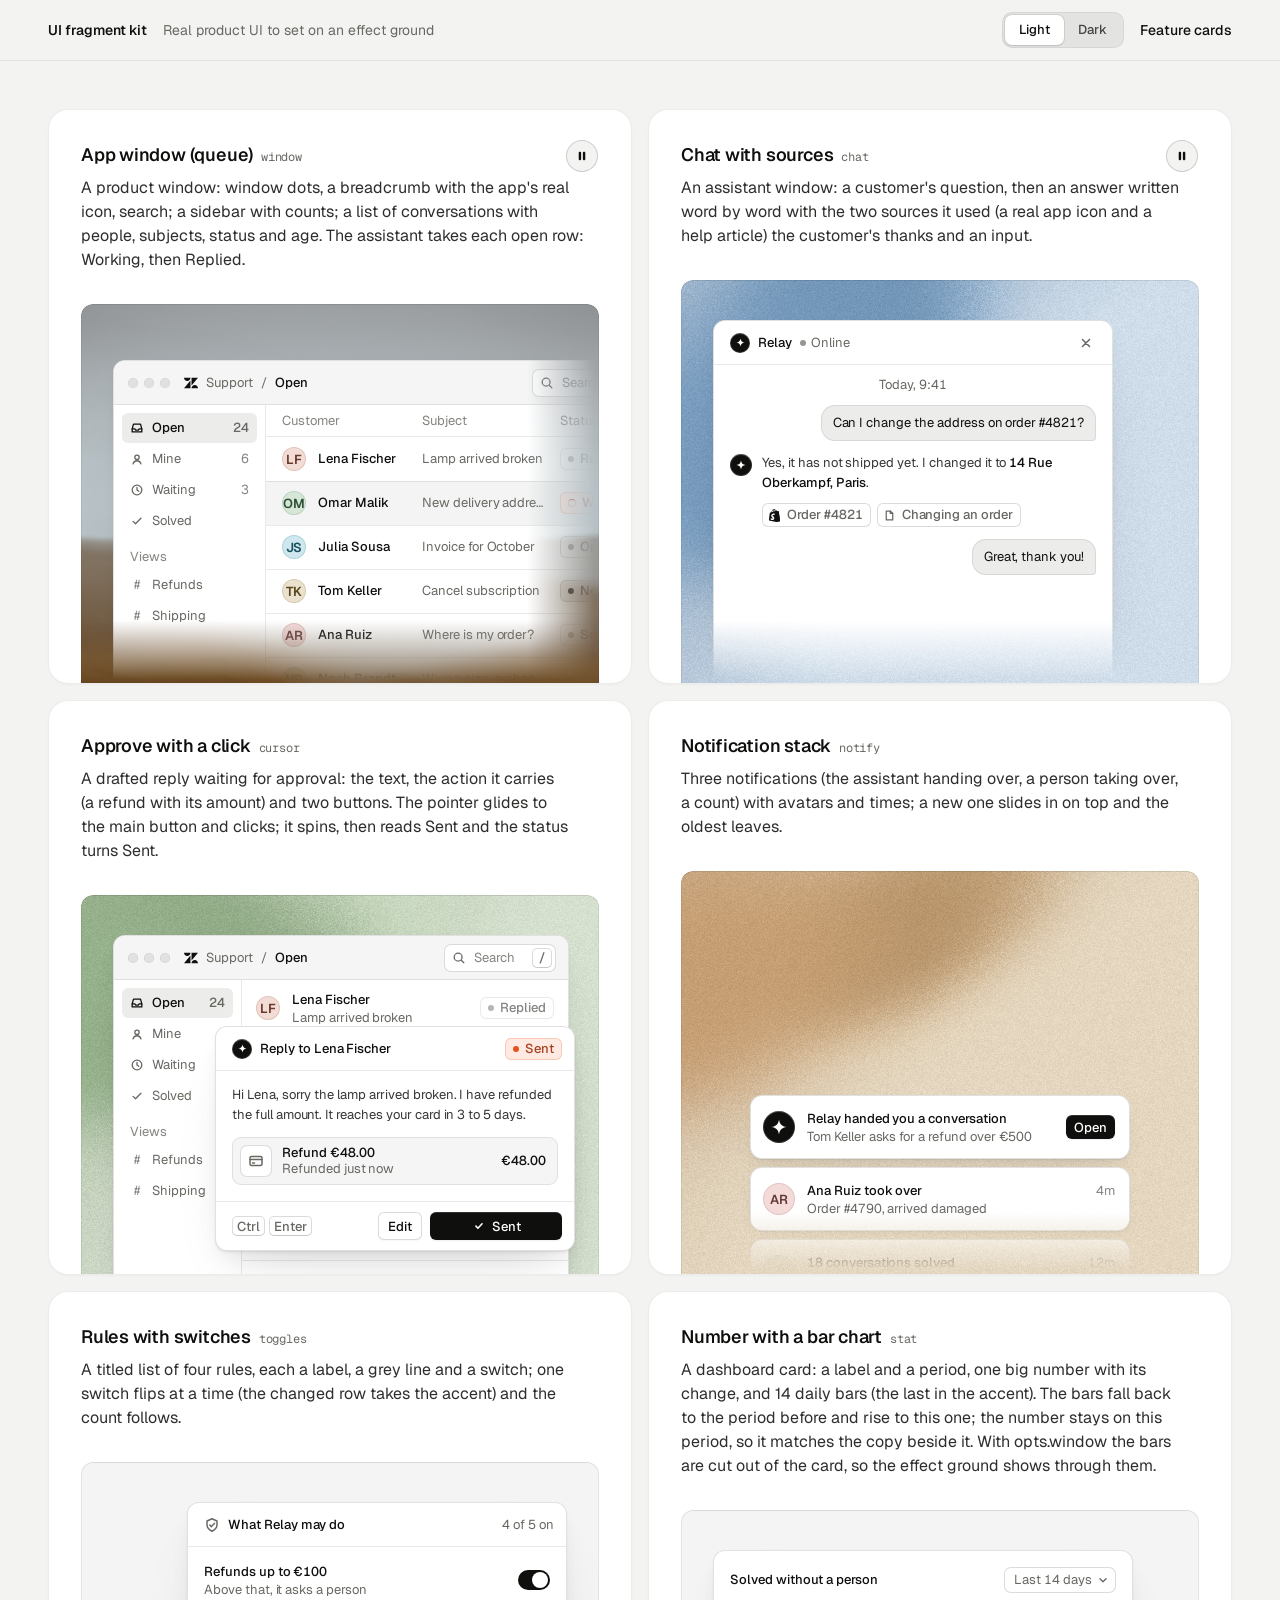
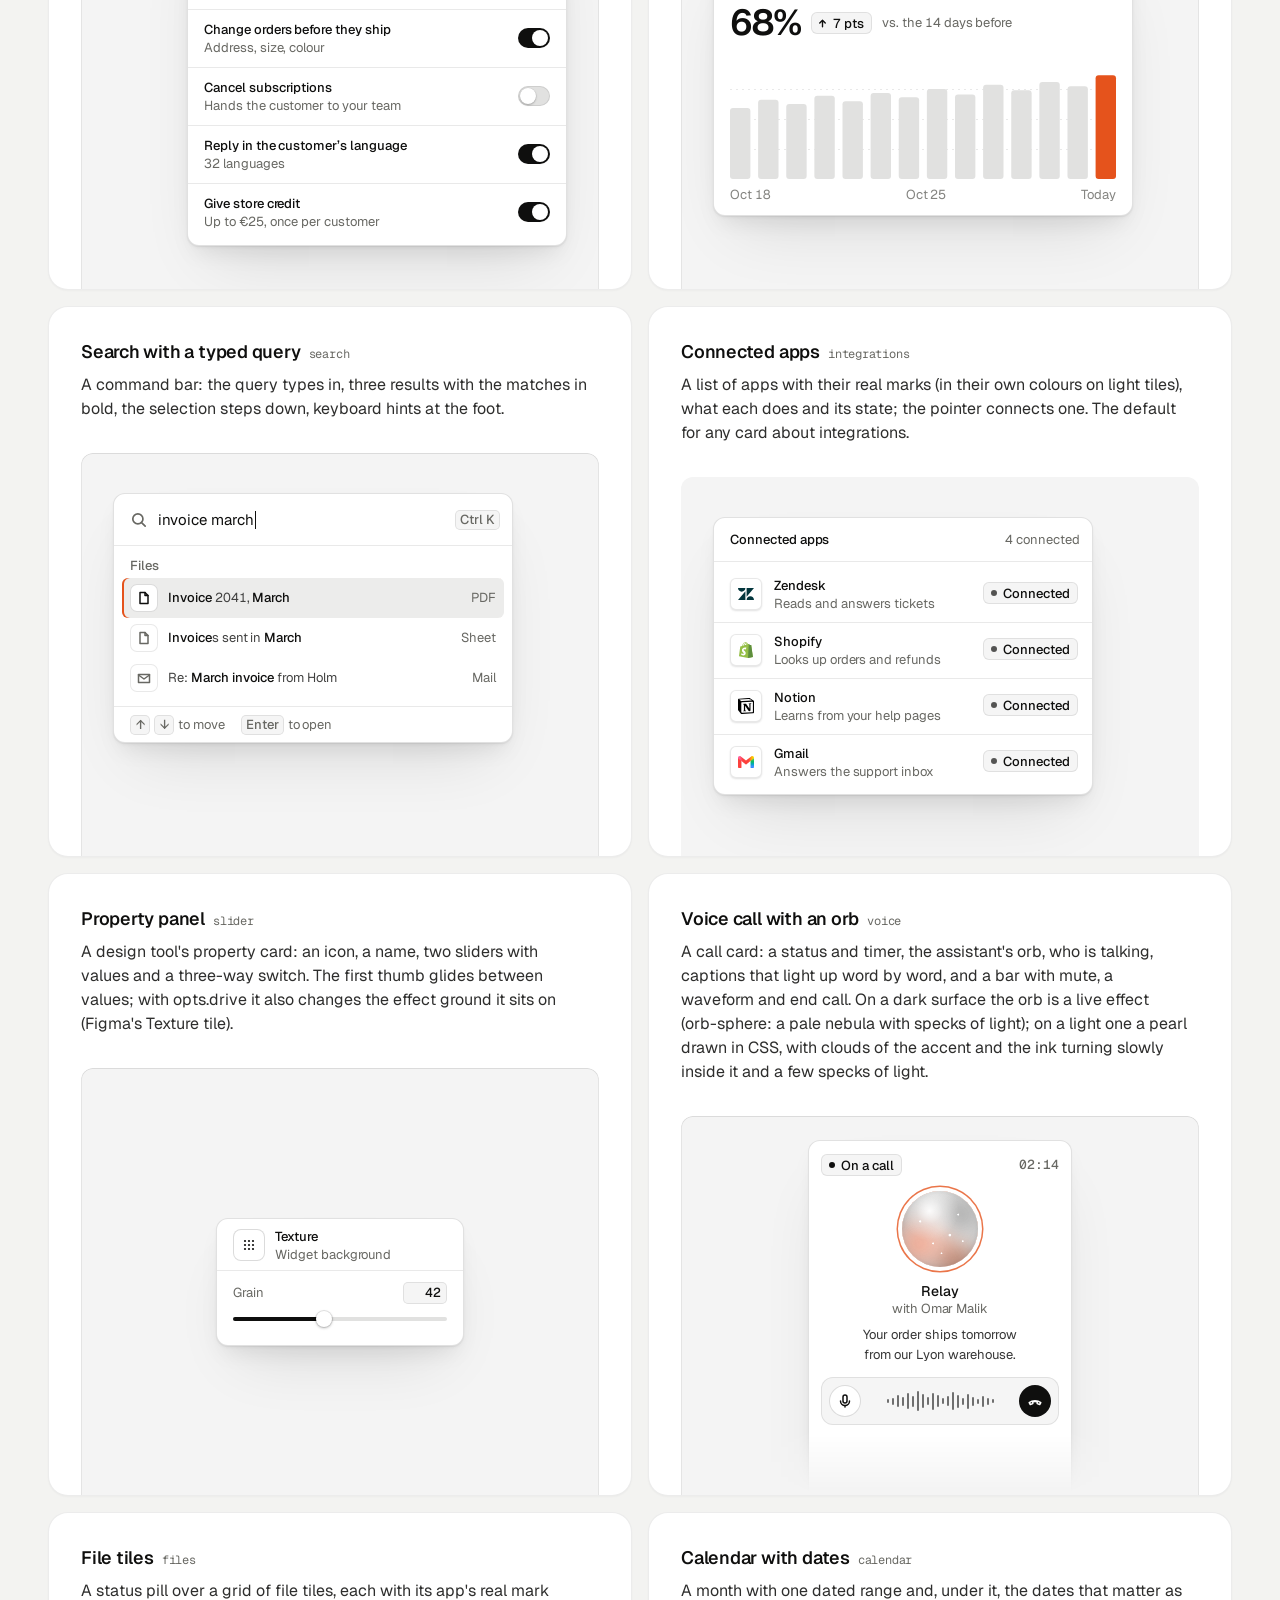
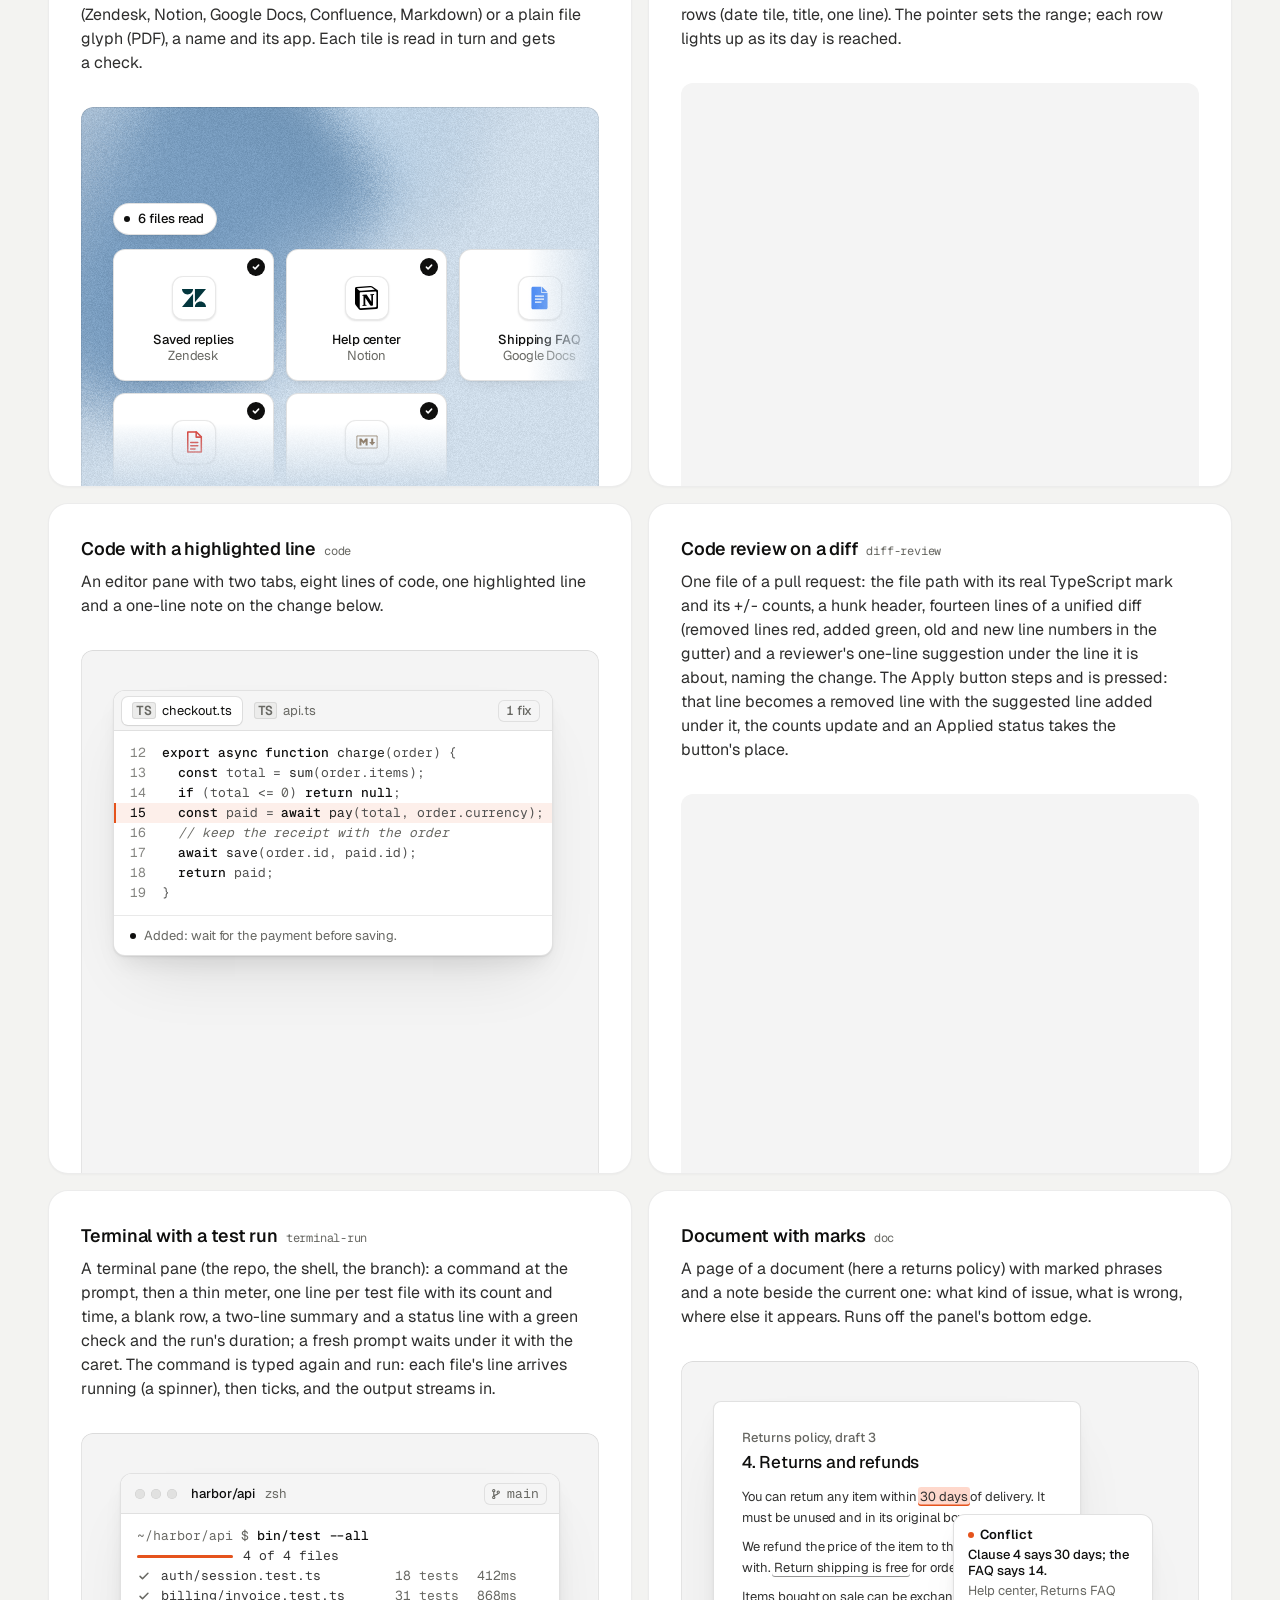
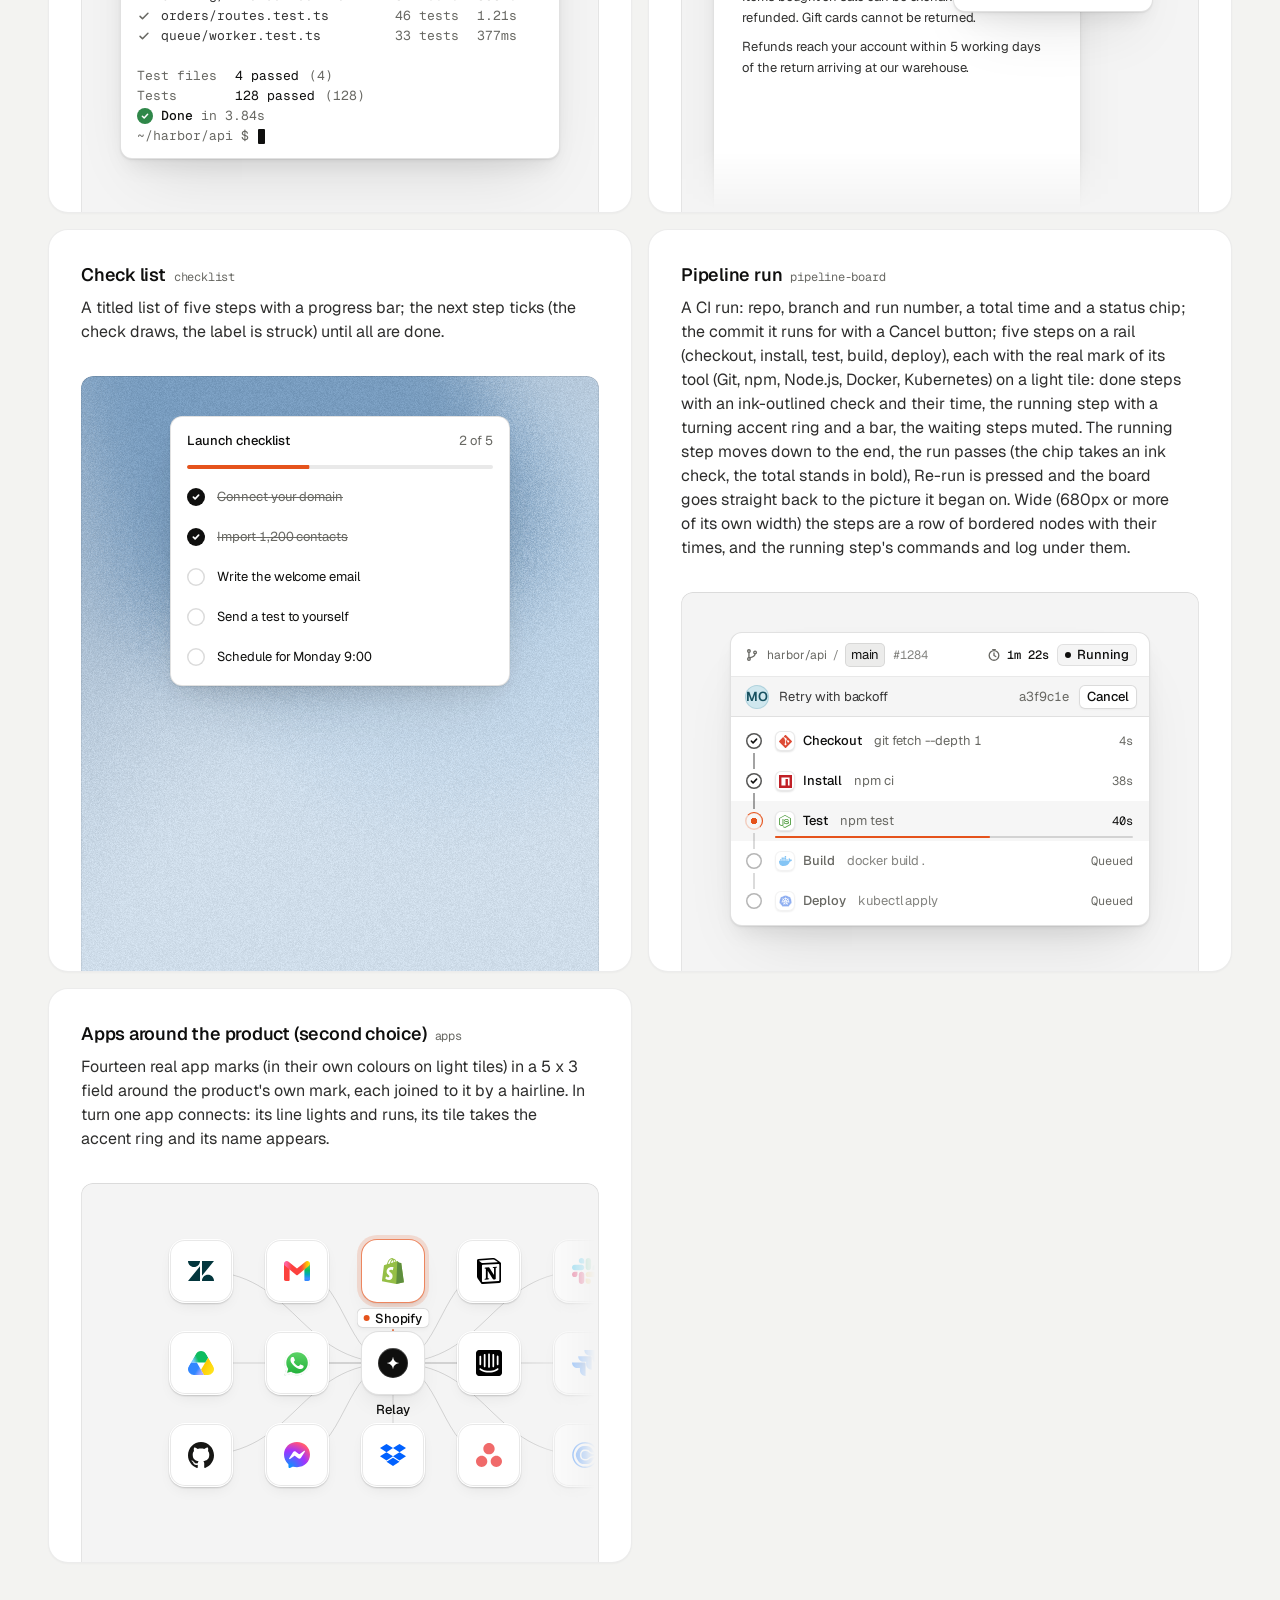
<file: .claude/skills/taste-skill/assets/ui/index.html>
<!doctype html>
<html lang="en" data-theme="light">
<head>
<script>window.__tpGlMax = 16;   /* a gallery shows many live effects at once; a page of a site keeps the default 4 (fx.js) */</script>
<meta charset="utf-8">
<meta name="viewport" content="width=device-width, initial-scale=1">
<title>UI fragment kit</title>
<meta name="description" content="Nineteen pieces of real product UI from the taste-skill kit, each on an effect ground in a feature card.">
<link rel="preconnect" href="https://fonts.googleapis.com">
<link rel="preconnect" href="https://fonts.gstatic.com" crossorigin>
<link href="https://fonts.googleapis.com/css2?family=Geist:wght@300..700&family=Geist+Mono:wght@400;500&display=swap" rel="stylesheet">
<link rel="stylesheet" href="base.css">
<link rel="stylesheet" href="cards.css">
<style>
  :root { --font-text: "Geist", system-ui, sans-serif; --font-display: "Geist", system-ui, sans-serif; --font-mono: "Geist Mono", ui-monospace, monospace; }
  [data-theme="light"] { --bg: #f3f3f1; --card: #ffffff; --ink: #0f0f0e; --muted: #686863; --accent: #e5531c; --accent-ink: #ffffff; --g-bg: #e9e8e4; --g-surface: #f6f5f2; --frag: #ffffff; --warm: #c9a679; }
  [data-theme="dark"] { --bg: #070708; --card: #151517; --ink: #f2f2ef; --muted: #8f9094; --accent: #ff7a3c; --accent-ink: #120c08; --g-bg: #0e0e10; --g-surface: #1b1c1f; --frag: #1c1d20; --warm: #9c9689; }
  * { box-sizing: border-box; }
  html, body { margin: 0; }
  body { font-family: var(--font-text); background: var(--bg); color: var(--ink); -webkit-font-smoothing: antialiased; }
  .panel { --fx-bg: var(--g-bg); --fx-surface: var(--g-surface); --fx-ink: var(--ink); --fx-muted: var(--muted); --fx-accent: var(--hue, var(--warm)); --fx-accent-ink: var(--accent-ink); --calm: var(--g-bg); --p-h: 380px; }
  .top { position: sticky; top: 0; z-index: 20; background: color-mix(in oklab, var(--bg) 86%, transparent); backdrop-filter: blur(14px); -webkit-backdrop-filter: blur(14px); border-bottom: 1px solid color-mix(in oklab, var(--ink) 8%, transparent); }
  .top__in { max-width: 1232px; margin: 0 auto; padding: 0 24px; height: 60px; display: flex; align-items: center; gap: 16px; font-size: 14px; line-height: 20px; }
  .top__in strong { font-weight: 560; }
  .top__in > span { color: var(--muted); }
  .sp { flex: 1; }
  .seg { display: inline-flex; padding: 3px; border-radius: 10px; background: color-mix(in oklab, var(--ink) 6%, var(--bg)); box-shadow: inset 0 0 0 1px color-mix(in oklab, var(--ink) 6%, transparent); }
  .seg button { font: inherit; font-size: 13px; font-weight: 500; border: 0; background: none; color: color-mix(in oklab, var(--ink) 72%, var(--bg)); height: 30px; padding: 0 14px; border-radius: 7px; cursor: pointer; }
  .seg button[aria-pressed="true"] { background: var(--card); color: var(--ink); box-shadow: 0 0 0 1px color-mix(in oklab, var(--ink) 8%, transparent), 0 1px 2px rgb(0 0 0 / .1); }
  .top__in a { color: var(--ink); text-decoration: none; font-weight: 500; }
  main { max-width: 1232px; margin: 0 auto; padding: 48px 24px 96px; }
  .grid { display: grid; grid-template-columns: repeat(2, minmax(0, 1fr)); gap: 16px; }
  .card > h3 code { font: 400 12px/16px var(--font-mono); color: var(--muted); margin-left: 8px; }
  @media (max-width: 860px) { .grid { grid-template-columns: minmax(0, 1fr); } }
  @media (max-width: 600px) { main { padding: 24px 16px 64px; } .top__in { padding: 0 16px; } .top__in > span { display: none; } .panel { --p-h: 340px; } }
</style>
</head>
<body>
<header class="top">
  <div class="top__in">
    <strong>UI fragment kit</strong><span>Real product UI to set on an effect ground</span>
    <span class="sp"></span>
    <div class="seg" role="group" aria-label="Theme"><button type="button" data-mode="light" aria-pressed="true">Light</button><button type="button" data-mode="dark" aria-pressed="false">Dark</button></div>
    <a href="cards.html">Feature cards</a>
  </div>
</header>
<main><div class="grid" id="grid"></div></main>

<script type="module">
  import fx from '../effects/fx.js';
  import ui from './ui.js';
  const index = await fetch('index.json').then(r => r.json());
  // where each one sits, as its meta.json says: anchored at a corner or rising from the bottom and cut by
  // the panel's edge, or whole with 24px or more of ground round it; a fade only where an edge cuts it.
  // Only the compact slider sits in the calm middle (Figma's Texture tile); the cursor dialog is shown
  // where it belongs, over the lower-right edge of a window. [class, fade, style, opts]
  const PLACE = {
    window: ['at-corner', 'stage--fade-br', '--ay:56px'],
    chat: ['at-rise to-edge', 'stage--fade-b'],
    cursor: ['at-over', '', '--bx:24px;--by:24px'],
    notify: ['at-rise fit', 'stage--fade-b', '--ay:calc(100% - 180px);--ay-sm:calc(100% - 180px);--fit-max:380px'],
    toggles: ['at-right', ''],
    stat: ['at-corner', ''],
    search: ['at-corner', ''],
    integrations: ['at-corner', ''],
    slider: ['at-center', '', '', '{"compact":true,"drive":{"param":"grain","min":0.15,"max":0.95}}'],
    voice: ['at-rise to-edge fit', 'stage--fade-b', '--ax:max(24px, 50% - 132px);--ay:24px;--fit-max:264px'],
    files: ['at-corner wide', 'stage--fade-br', '--w:680px;--ay:96px'],
    calendar: ['at-rise fit', 'stage--fade-b', '--fit-max:440px'],
    code: ['at-corner', ''],
    'diff-review': ['at-corner fit', 'stage--fade-b', '--fit-max:480px'],
    'terminal-run': ['at-rise fit', '', '--fit-max:440px'],
    'pipeline-board': ['at-rise fit', '', '--fit-max:420px'],
    doc: ['at-corner to-edge', 'stage--fade-b'],
    checklist: ['at-rise fit', '', '--fit-max:340px'],
    apps: ['at-corner wide', 'stage--fade-br', '--w:560px;--ay:48px'],
  };
  // grounds behind UI are soft lit fields (never a line or dot pattern), on both themes: the bright
  // picture behind dark UI on the dark page, a clear step darker than white UI on the light page
  // the painting stays abstract (a mist over warm sand, level, fully soft) and shows once on the page
  const PAINT = ['painterly-landscape', { blur: 1, brush: 0.35, slope: 0, hillY: 0.3, horizon: 0.62, calm: 0.2, calmX: 0.6, calmY: 0.8, drift: 0, side: 1 }, '{"bg":"#a3b0b6","accent":"#c49a6c"}'];
  const GRAIN = ['grain-gradient', { speed: 0, grainMotion: 0, calm: 0.2, calmX: 0.5, calmY: 0.6, tint: 0.6, contrast: 0.6 }, '{"bg":"#d9ccb7","surface":"#e9e0d2","ink":"#2a2622","muted":"#6f675c","accent":"#a8794a"}'];
  const SKY = [GRAIN[0], GRAIN[1], '{"bg":"#c6d3df","surface":"#d6e0e9","ink":"#25303a","muted":"#5d6873","accent":"#3f6a92"}'];
  const SAGE = [GRAIN[0], GRAIN[1], '{"bg":"#cdd6c6","surface":"#dce3d6","ink":"#262d24","muted":"#5f6a5a","accent":"#6c8e63"}'];
  const GROUND = (m, i) => (m.name === 'slider' ? GRAIN : i === 0 ? PAINT : [GRAIN, SKY, SAGE][i % 3]);
  const q = new URLSearchParams(location.search);
  const grid = document.getElementById('grid');
  grid.innerHTML = index.fragments.map((m, i) => {
    const [at, fade, extra = '', opts = ''] = PLACE[m.name] || ['at-corner', 'stage--fade-br'];
    const [id, params, pal] = GROUND(m, i);
    const w = at === 'at-center' ? '' : ` style="--ax:32px;--ay:40px;${extra}"`;
    const o = opts ? ` data-ui-opts='${opts}'` : '';
    // the cursor is a dialog over a window's edge: the window under it holds still
    const under = m.name === 'cursor' ? `<div class="at-corner" style="--ax:32px;--ay:40px" data-ui-load="window" data-ui-opts='{"compact":true}' data-ui-still></div>` : '';
    return `<article class="card card--row"><h3>${m.title}<code>${m.name}</code></h3><p>${m.shows}</p>
      <div class="panel" data-fx="${id}" data-fx-seed="${(i + 1) * 17}" data-fx-params='${JSON.stringify(params)}' data-fx-palette='${pal}' style="--calm-k:0%">
        <div class="stage ${fade}">${under}<div class="${at}"${w}${o} data-ui-load="${m.name}"></div></div></div></article>`;
  }).join('');
  function setMode(mode) {
    document.documentElement.dataset.theme = mode;
    document.querySelectorAll('.seg button').forEach(b => b.setAttribute('aria-pressed', String(b.dataset.mode === mode)));
  }
  setMode(q.get('mode') === 'dark' ? 'dark' : 'light');
  if (q.has('t')) fx.setClock(+q.get('t'));
  // each ground is drawn once near the screen and kept as a picture (its WebGL context freed), so nineteen
  // panels need one or two contexts, not nineteen
  await Promise.all([ui.loadAll(grid), ui.grounds(grid, fx)]);
  document.documentElement.dataset.ready = '1';
  document.querySelectorAll('.seg button').forEach(b => b.addEventListener('click', async () => {
    setMode(b.dataset.mode);
    for (const el of grid.querySelectorAll('[data-ui]')) el.__ui?.repaint?.();
    await ui.grounds(grid, fx);
  }));
</script>
</body>
</html>
</file>
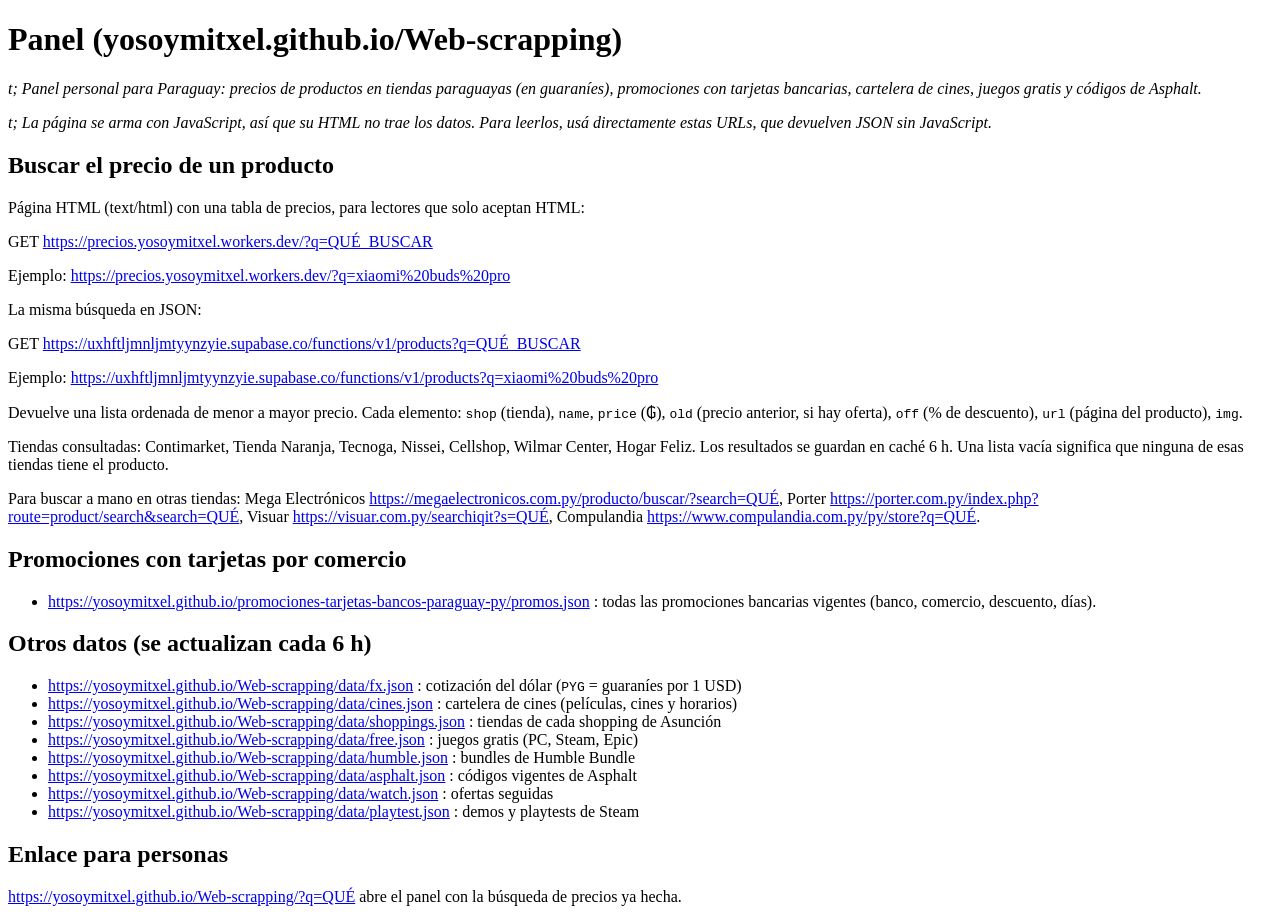
<file: llms.html>
<!doctype html>
<html lang="es"><head><meta charset="utf-8"><meta name="viewport" content="width=device-width,initial-scale=1"><title>Panel: guía para IA</title><meta name="description" content="Cómo leer los datos del Panel sin JavaScript"></head><body>
<!-- Generado desde llms.txt -->
<h1>Panel (yosoymitxel.github.io/Web-scrapping)</h1>
<p><em>t; Panel personal para Paraguay: precios de productos en tiendas paraguayas (en guaraníes), promociones con tarjetas bancarias, cartelera de cines, juegos gratis y códigos de Asphalt.</em></p>
<p><em>t; La página se arma con JavaScript, así que su HTML no trae los datos. Para leerlos, usá directamente estas URLs, que devuelven JSON sin JavaScript.</em></p>
<h2>Buscar el precio de un producto</h2>
<p>Página HTML (text/html) con una tabla de precios, para lectores que solo aceptan HTML:</p>
<p>GET <a href="https://precios.yosoymitxel.workers.dev/?q=QUÉ_BUSCAR">https://precios.yosoymitxel.workers.dev/?q=QUÉ_BUSCAR</a></p>
<p>Ejemplo: <a href="https://precios.yosoymitxel.workers.dev/?q=xiaomi%20buds%20pro">https://precios.yosoymitxel.workers.dev/?q=xiaomi%20buds%20pro</a></p>
<p>La misma búsqueda en JSON:</p>
<p>GET <a href="https://uxhftljmnljmtyynzyie.supabase.co/functions/v1/products?q=QUÉ_BUSCAR">https://uxhftljmnljmtyynzyie.supabase.co/functions/v1/products?q=QUÉ_BUSCAR</a></p>
<p>Ejemplo: <a href="https://uxhftljmnljmtyynzyie.supabase.co/functions/v1/products?q=xiaomi%20buds%20pro">https://uxhftljmnljmtyynzyie.supabase.co/functions/v1/products?q=xiaomi%20buds%20pro</a></p>
<p>Devuelve una lista ordenada de menor a mayor precio. Cada elemento: <code>shop</code> (tienda), <code>name</code>, <code>price</code> (₲), <code>old</code> (precio anterior, si hay oferta), <code>off</code> (% de descuento), <code>url</code> (página del producto), <code>img</code>.</p>
<p>Tiendas consultadas: Contimarket, Tienda Naranja, Tecnoga, Nissei, Cellshop, Wilmar Center, Hogar Feliz. Los resultados se guardan en caché 6 h. Una lista vacía significa que ninguna de esas tiendas tiene el producto.</p>
<p>Para buscar a mano en otras tiendas: Mega Electrónicos <a href="https://megaelectronicos.com.py/producto/buscar/?search=QUÉ">https://megaelectronicos.com.py/producto/buscar/?search=QUÉ</a>, Porter <a href="https://porter.com.py/index.php?route=product/search&amp;search=QUÉ">https://porter.com.py/index.php?route=product/search&amp;search=QUÉ</a>, Visuar <a href="https://visuar.com.py/searchiqit?s=QUÉ">https://visuar.com.py/searchiqit?s=QUÉ</a>, Compulandia <a href="https://www.compulandia.com.py/py/store?q=QUÉ">https://www.compulandia.com.py/py/store?q=QUÉ</a>.</p>
<h2>Promociones con tarjetas por comercio</h2>
<ul>
<li><a href="https://yosoymitxel.github.io/promociones-tarjetas-bancos-paraguay-py/promos.json">https://yosoymitxel.github.io/promociones-tarjetas-bancos-paraguay-py/promos.json</a> : todas las promociones bancarias vigentes (banco, comercio, descuento, días).</li>
</ul>
<h2>Otros datos (se actualizan cada 6 h)</h2>
<ul>
<li><a href="https://yosoymitxel.github.io/Web-scrapping/data/fx.json">https://yosoymitxel.github.io/Web-scrapping/data/fx.json</a> : cotización del dólar (<code>PYG</code> = guaraníes por 1 USD)</li>
<li><a href="https://yosoymitxel.github.io/Web-scrapping/data/cines.json">https://yosoymitxel.github.io/Web-scrapping/data/cines.json</a> : cartelera de cines (películas, cines y horarios)</li>
<li><a href="https://yosoymitxel.github.io/Web-scrapping/data/shoppings.json">https://yosoymitxel.github.io/Web-scrapping/data/shoppings.json</a> : tiendas de cada shopping de Asunción</li>
<li><a href="https://yosoymitxel.github.io/Web-scrapping/data/free.json">https://yosoymitxel.github.io/Web-scrapping/data/free.json</a> : juegos gratis (PC, Steam, Epic)</li>
<li><a href="https://yosoymitxel.github.io/Web-scrapping/data/humble.json">https://yosoymitxel.github.io/Web-scrapping/data/humble.json</a> : bundles de Humble Bundle</li>
<li><a href="https://yosoymitxel.github.io/Web-scrapping/data/asphalt.json">https://yosoymitxel.github.io/Web-scrapping/data/asphalt.json</a> : códigos vigentes de Asphalt</li>
<li><a href="https://yosoymitxel.github.io/Web-scrapping/data/watch.json">https://yosoymitxel.github.io/Web-scrapping/data/watch.json</a> : ofertas seguidas</li>
<li><a href="https://yosoymitxel.github.io/Web-scrapping/data/playtest.json">https://yosoymitxel.github.io/Web-scrapping/data/playtest.json</a> : demos y playtests de Steam</li>
</ul>
<h2>Enlace para personas</h2>
<p><a href="https://yosoymitxel.github.io/Web-scrapping/?q=QUÉ">https://yosoymitxel.github.io/Web-scrapping/?q=QUÉ</a> abre el panel con la búsqueda de precios ya hecha.</p>
</body></html>
</file>
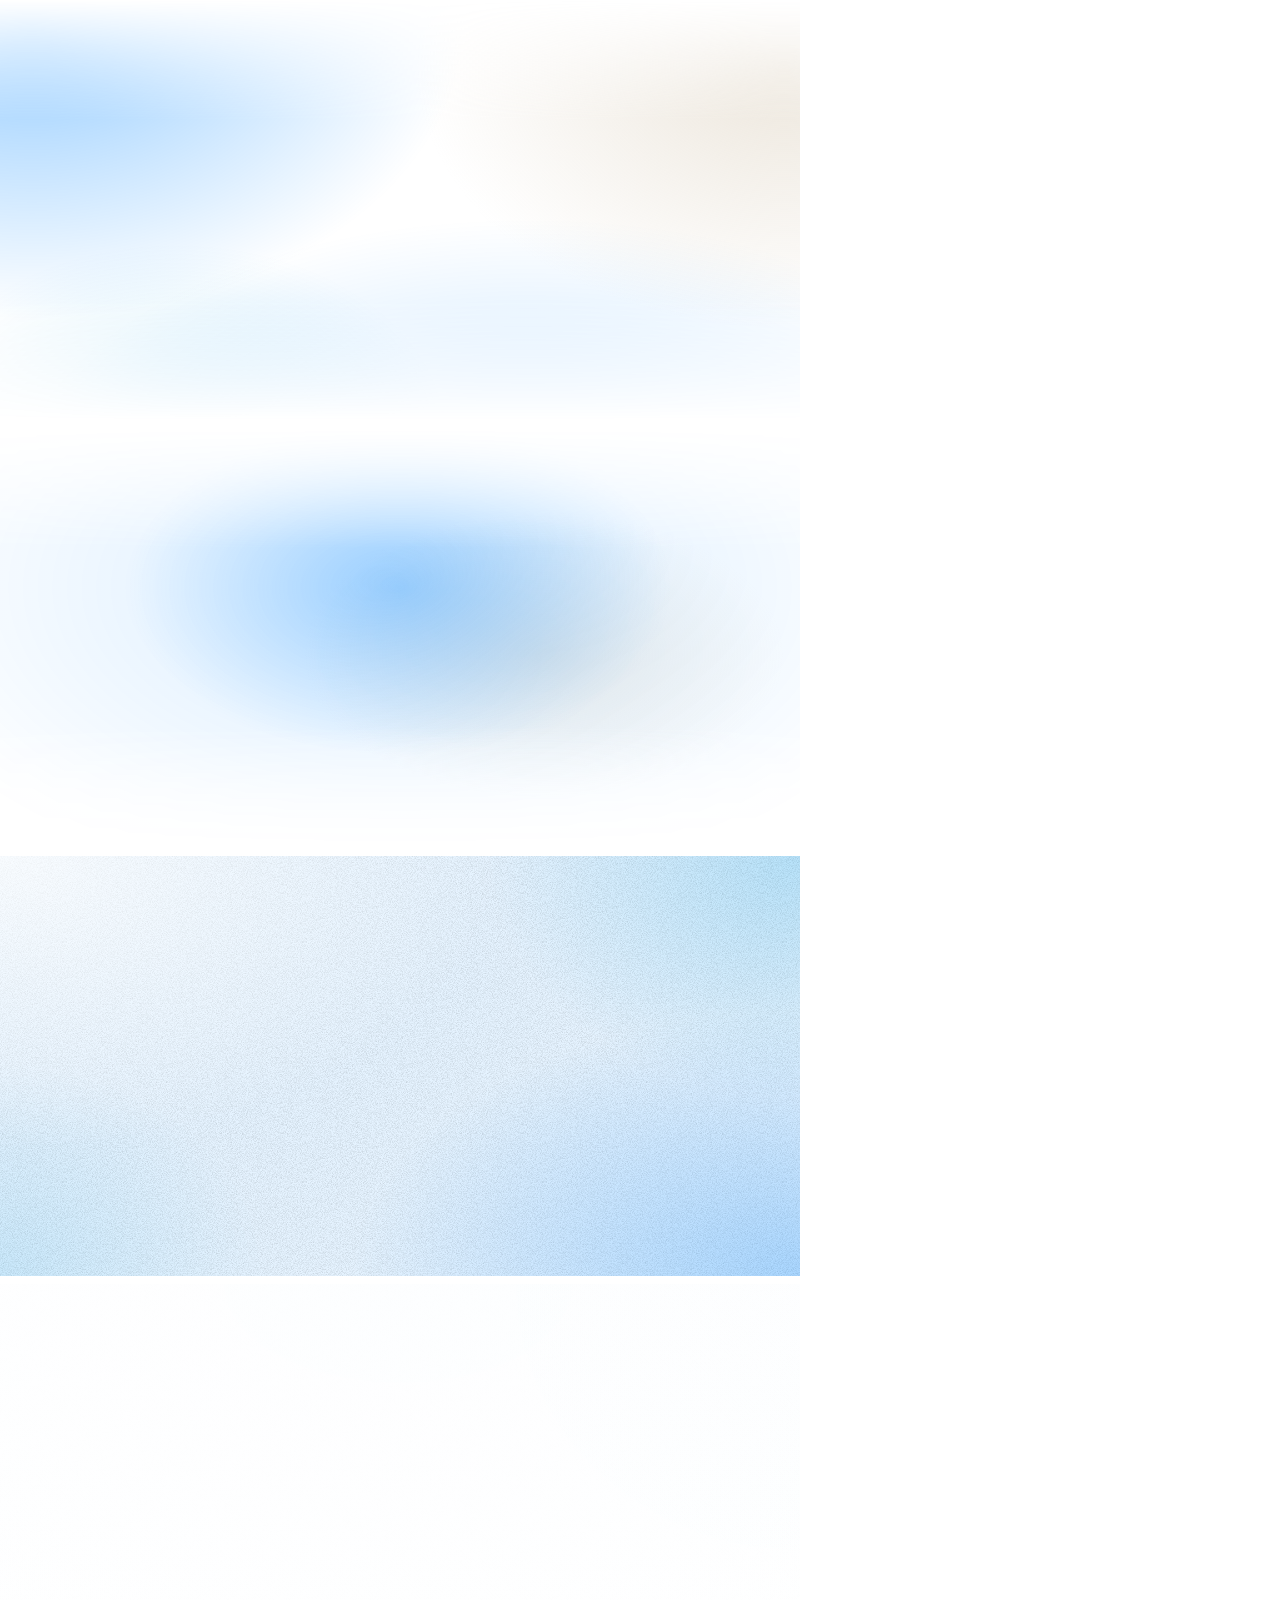
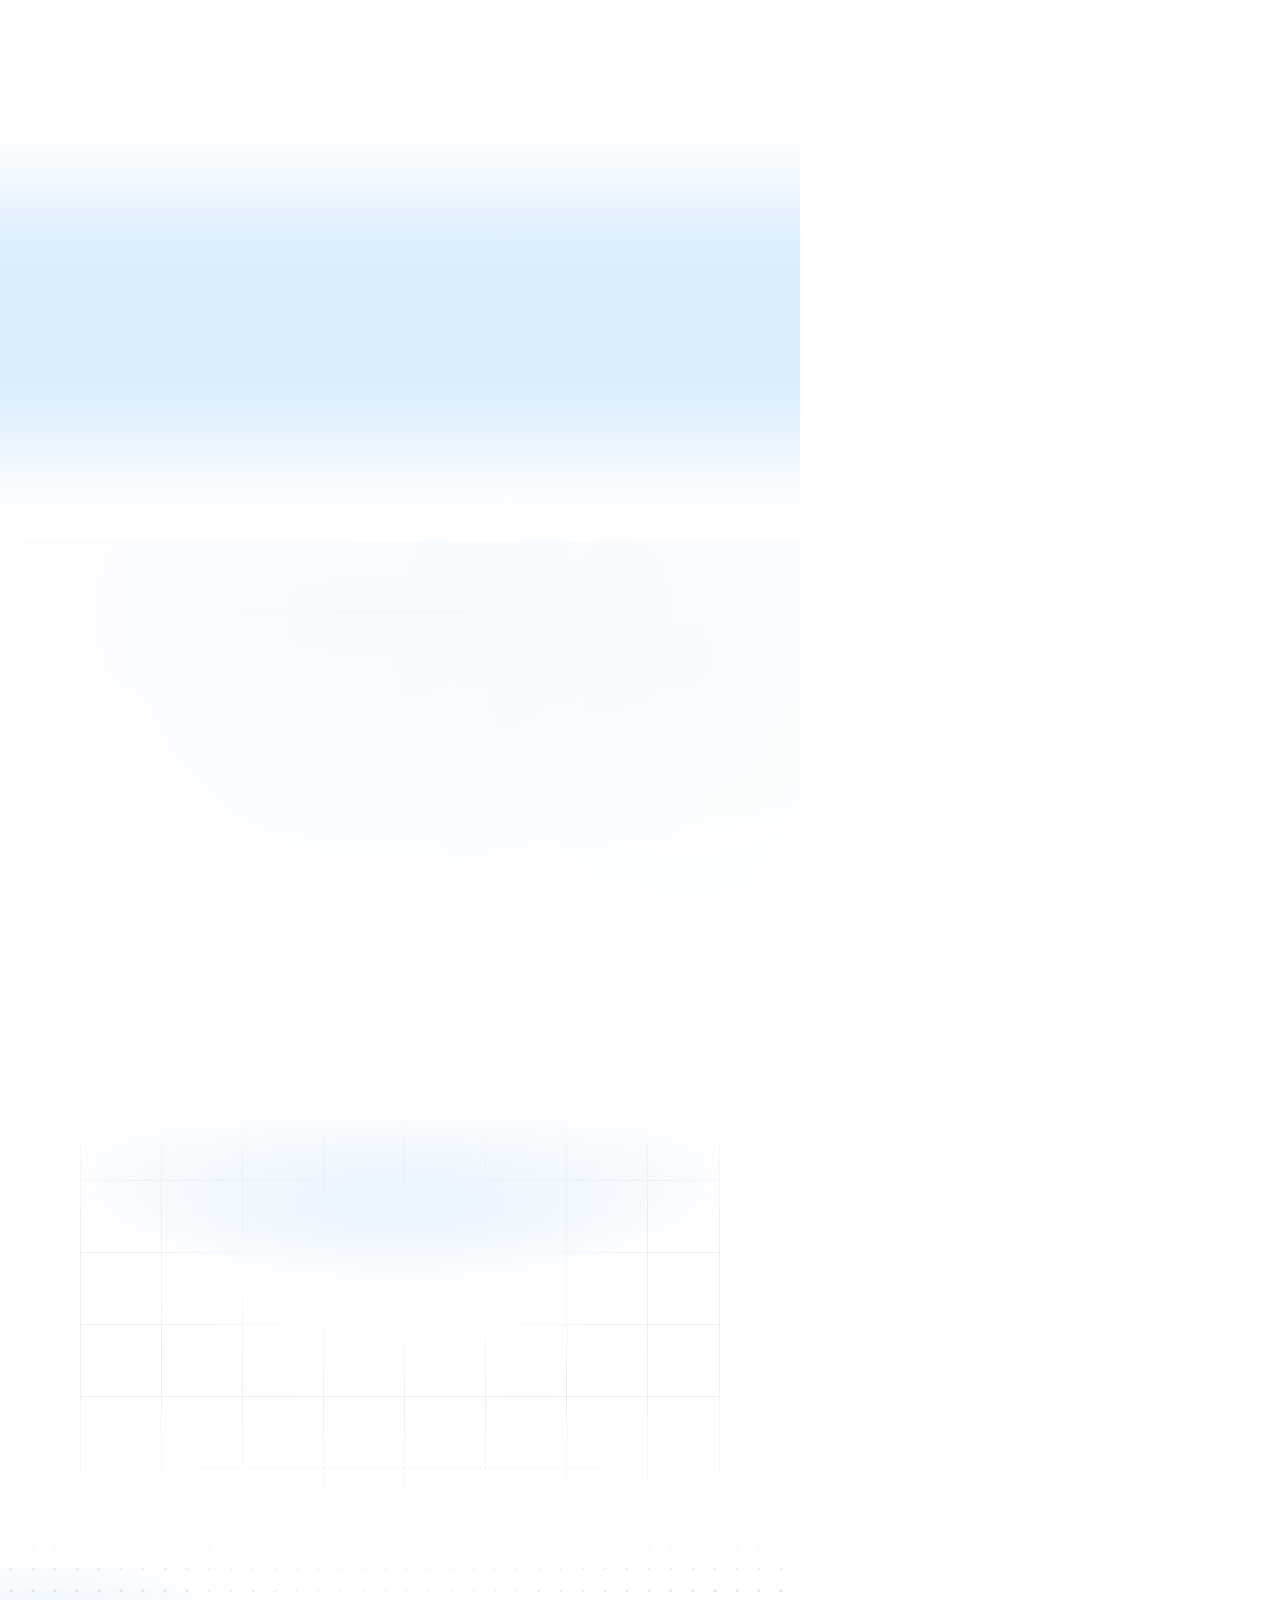
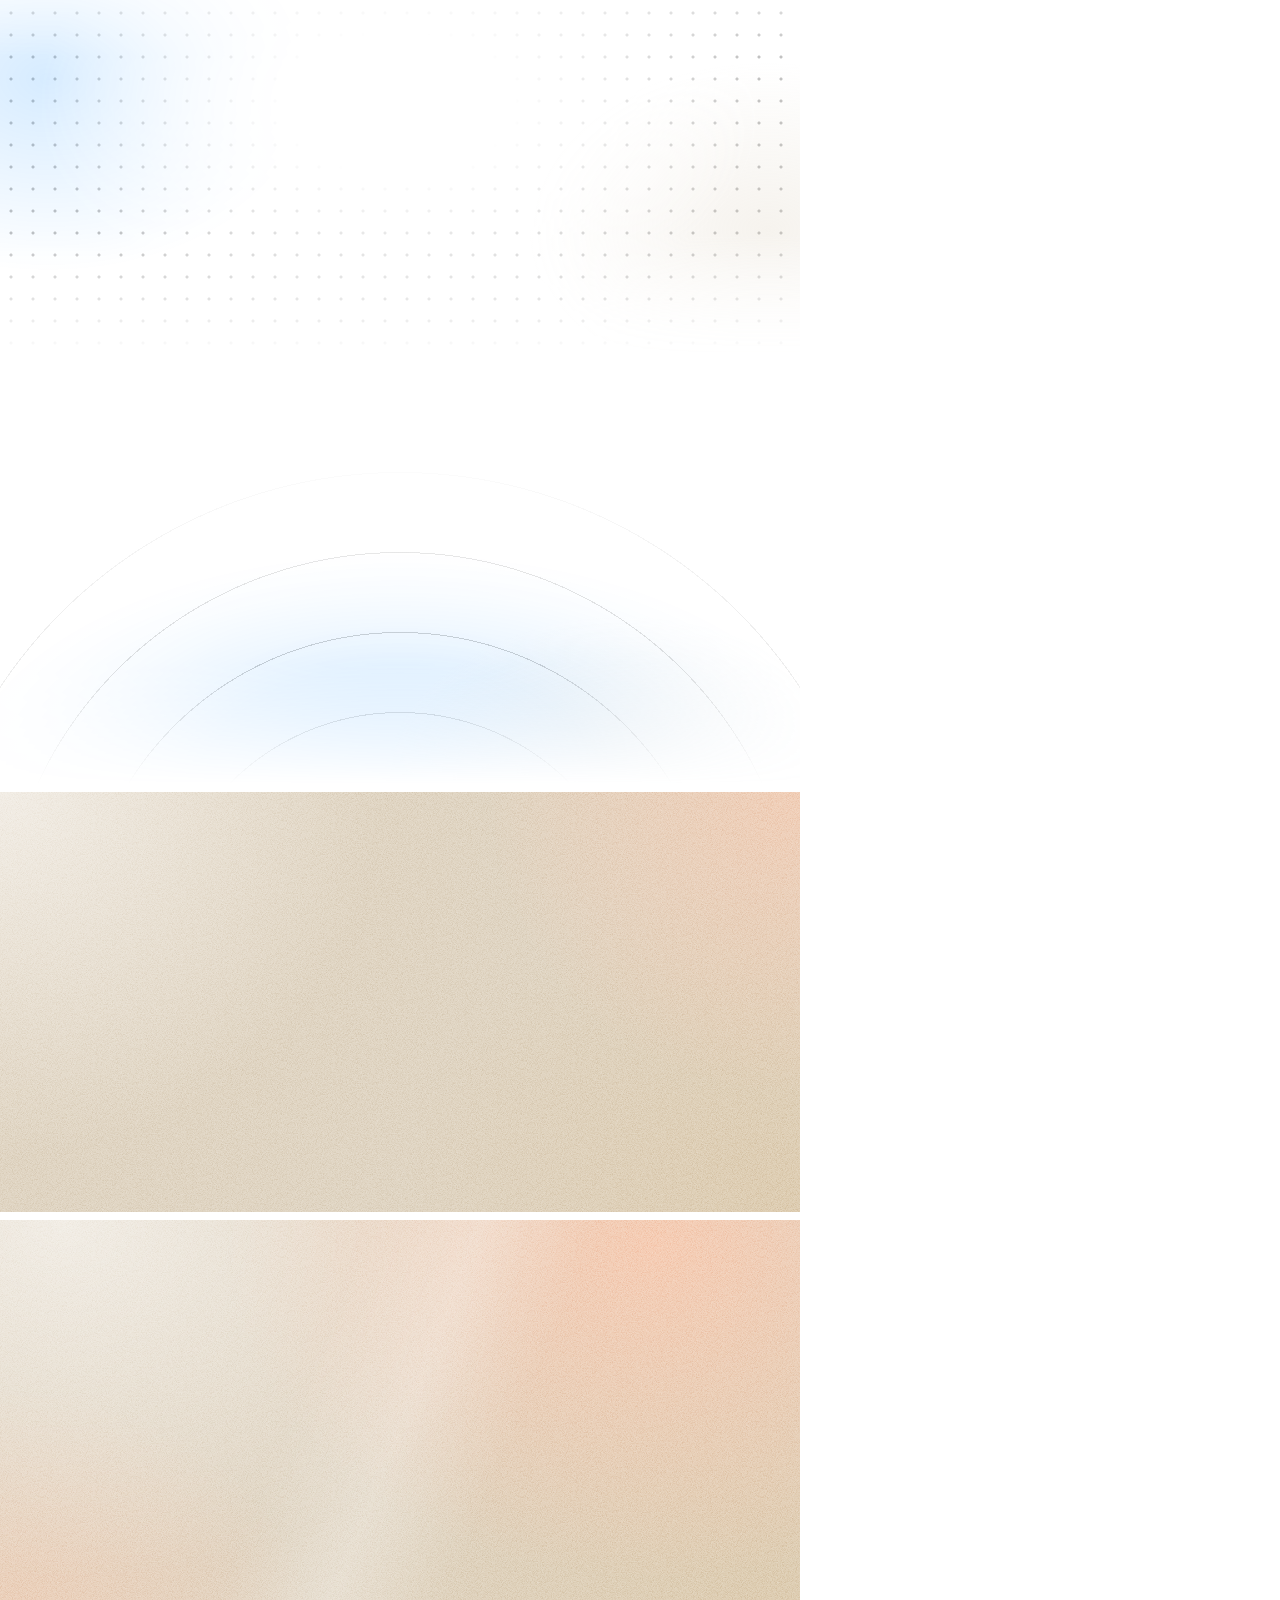
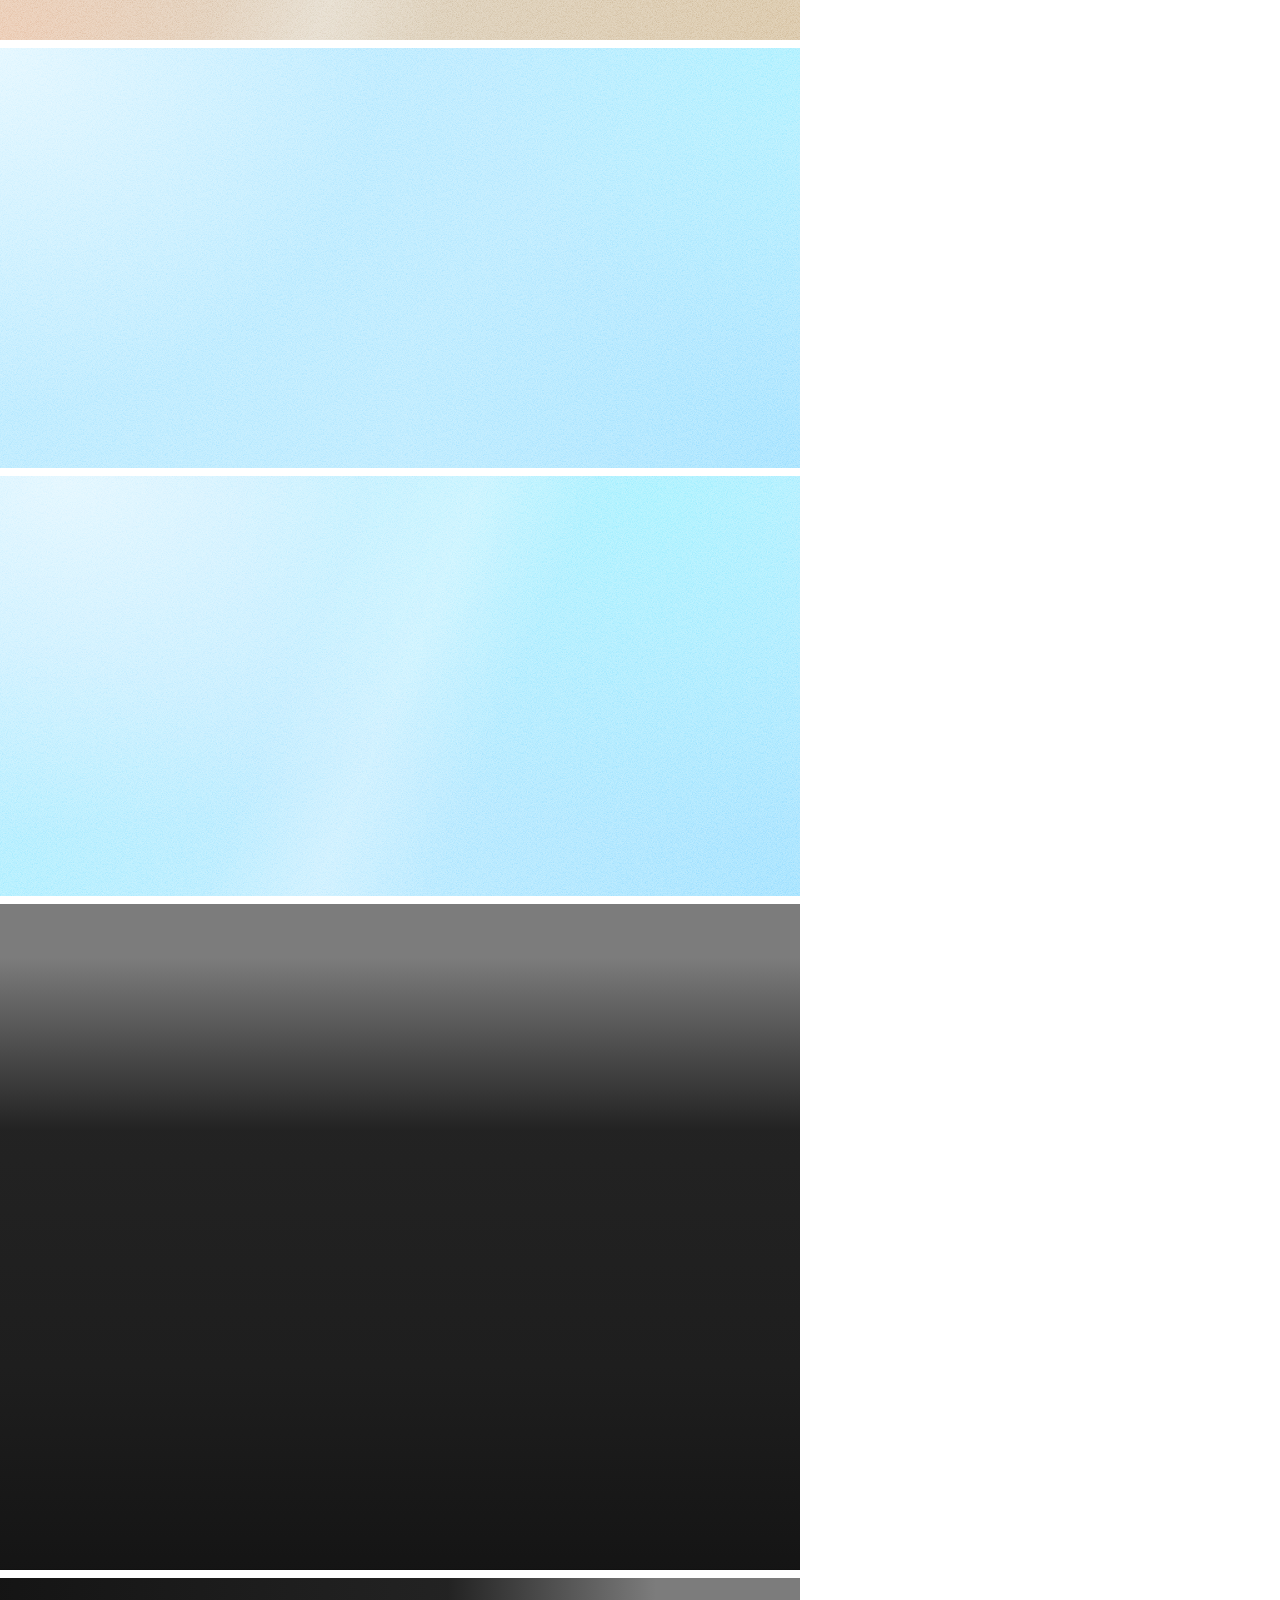
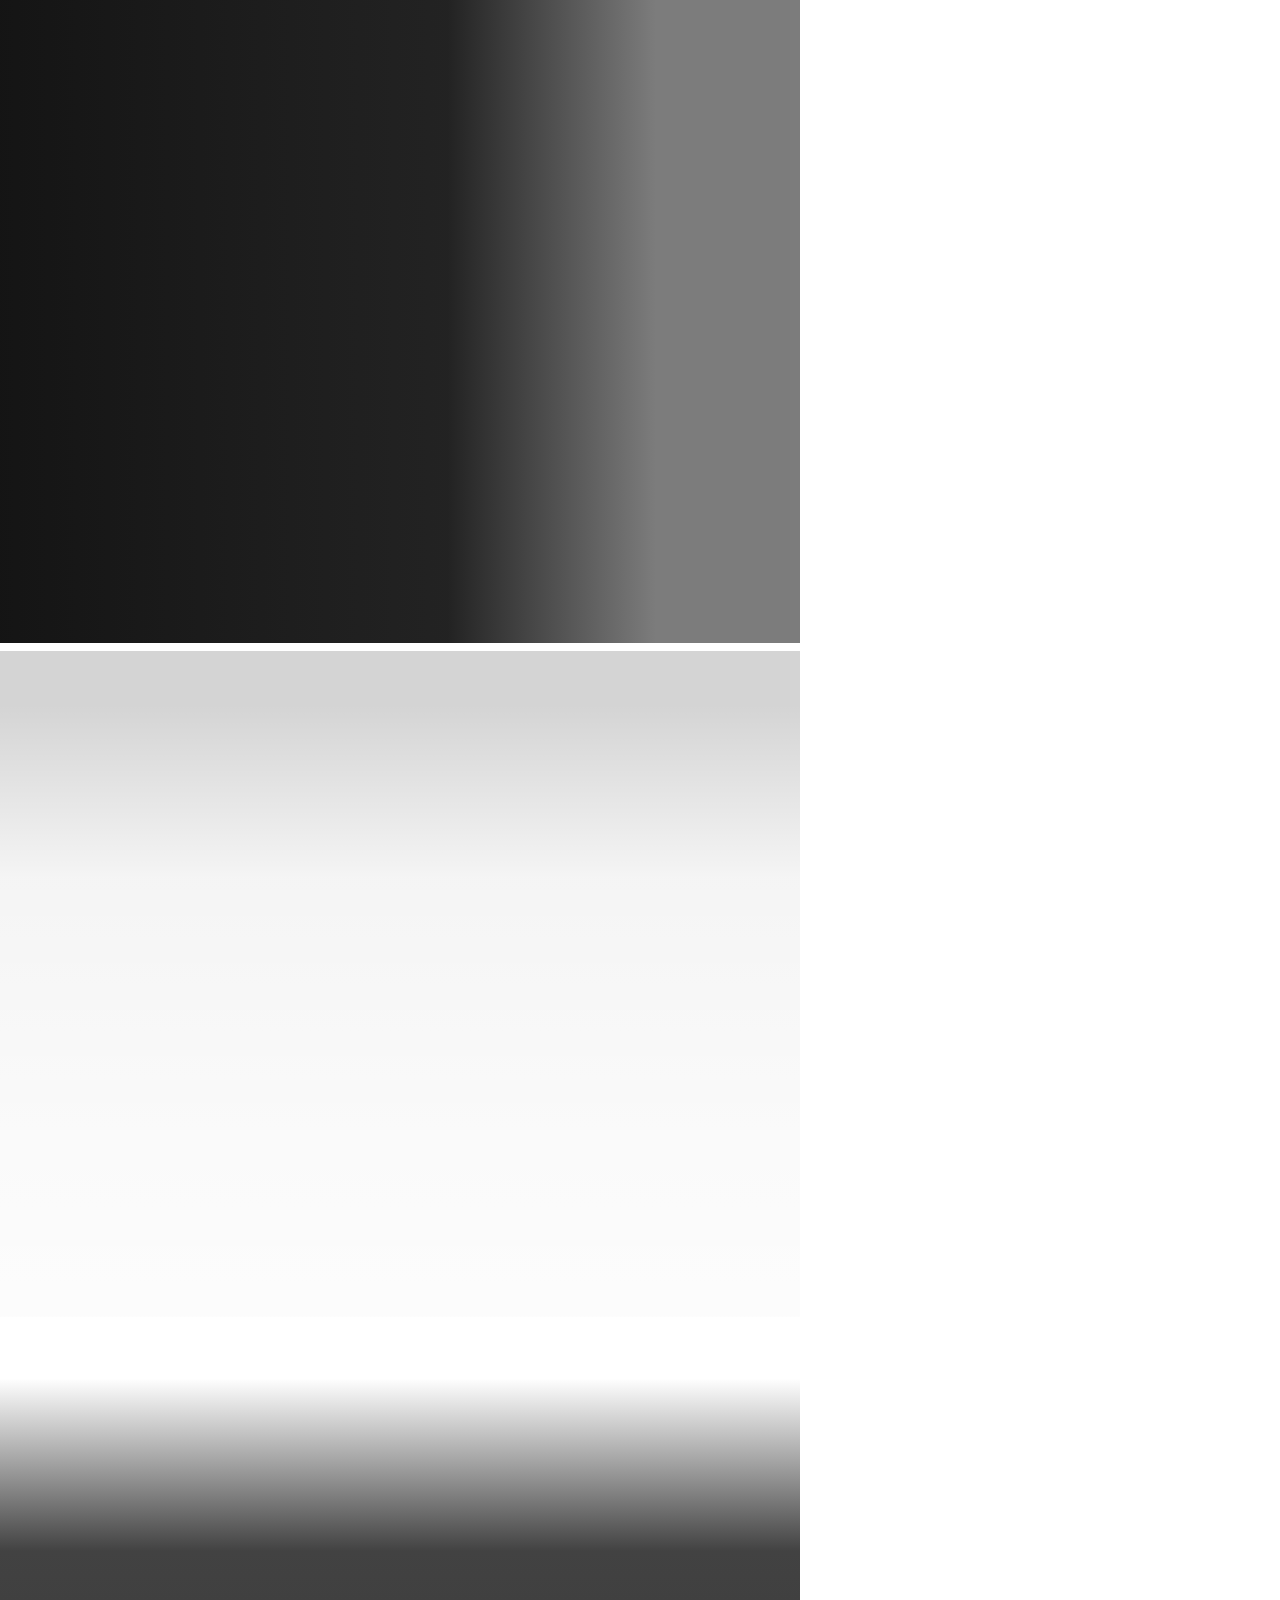
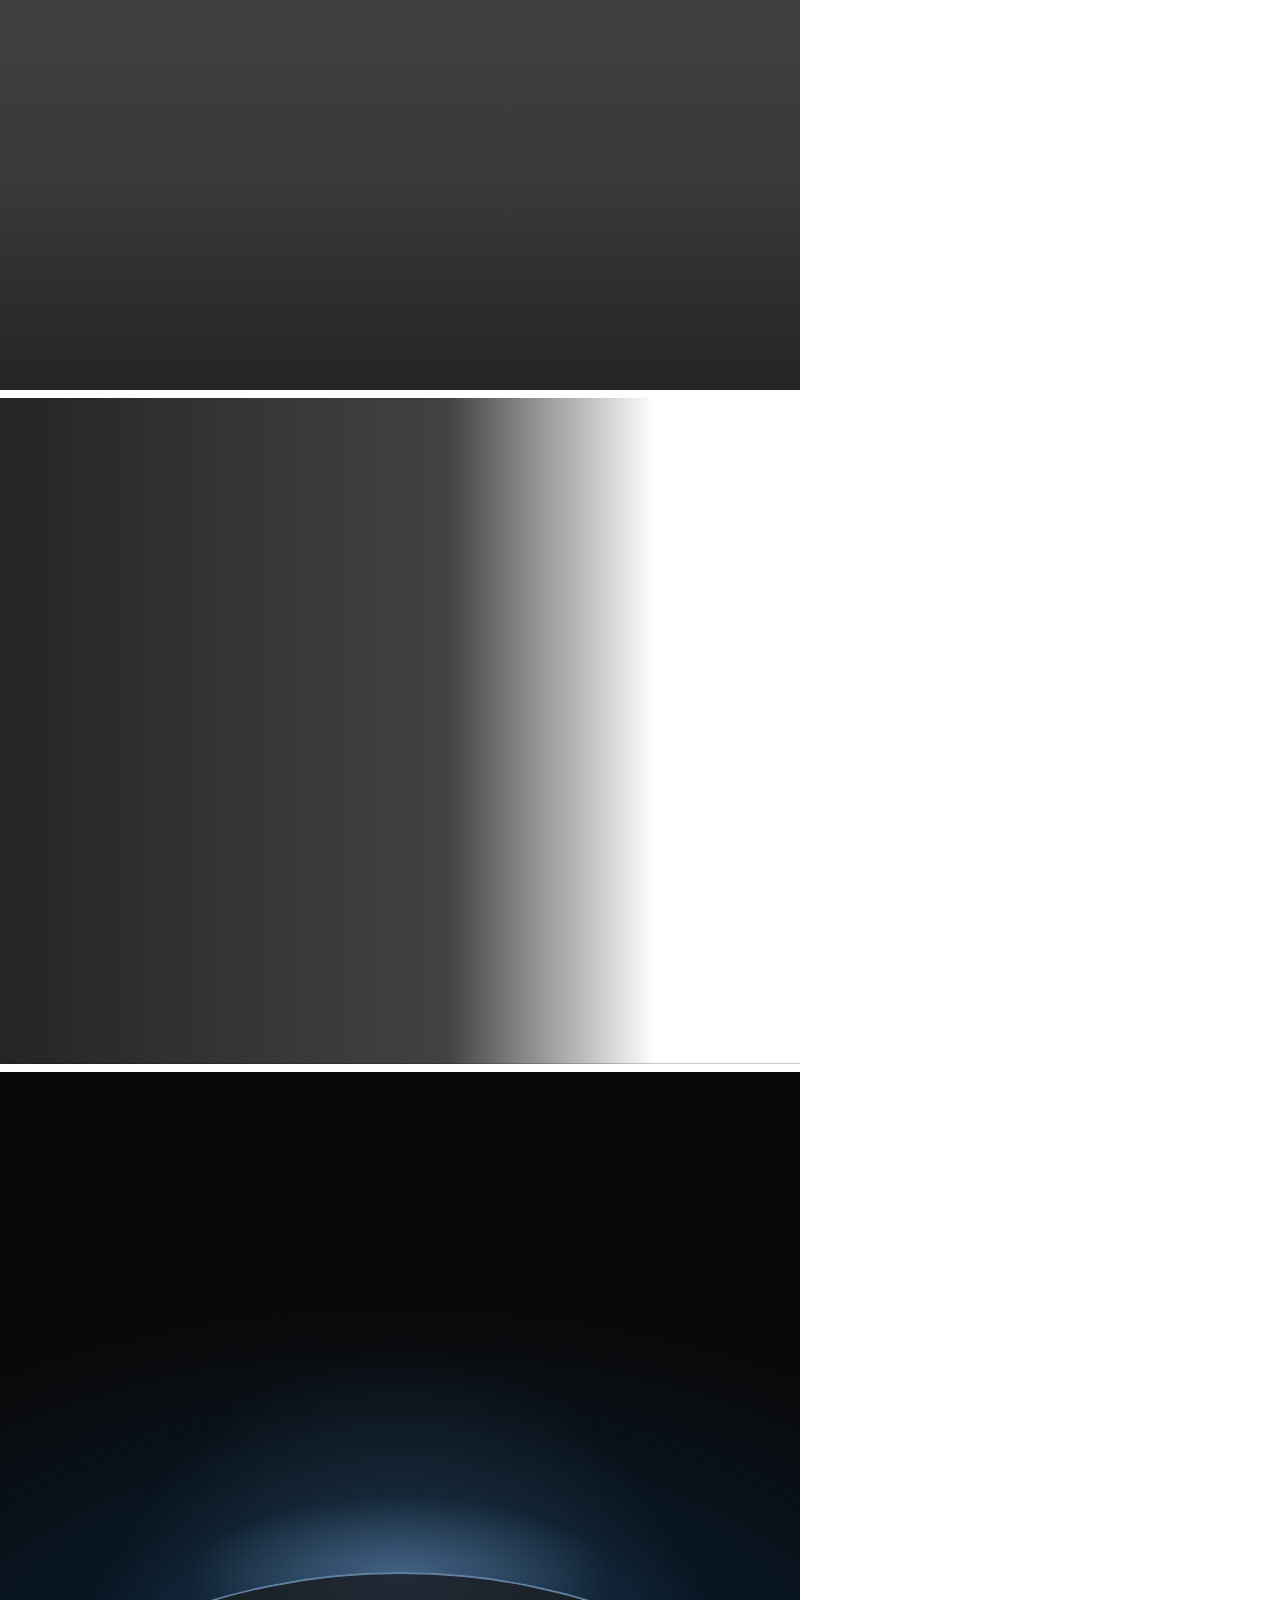
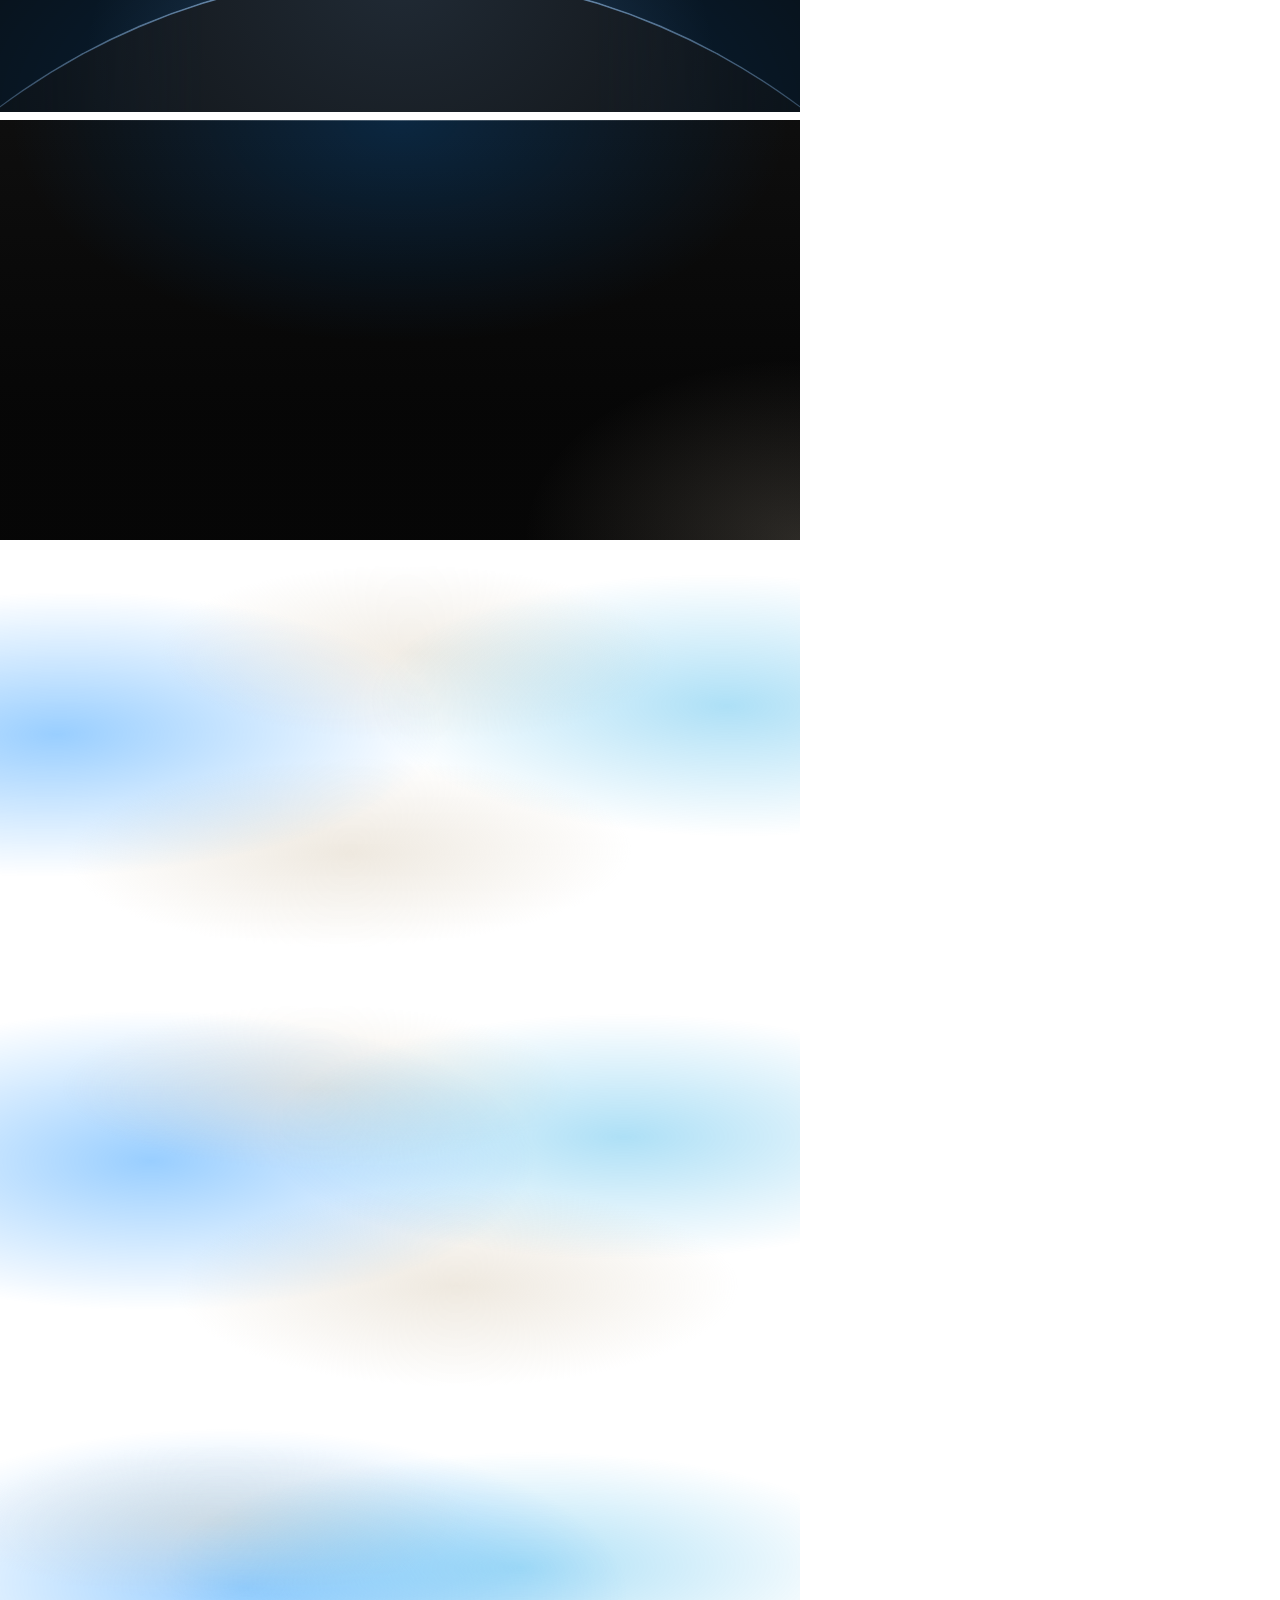
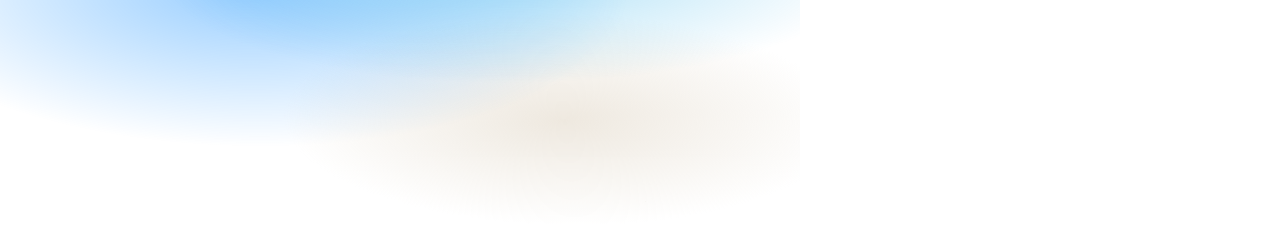
<file: .claude/skills/taste-skill/assets/backgrounds/check.html>
<!doctype html>
<html lang="en" data-ground="sand">
<head>
<meta charset="utf-8">
<title>Backgrounds contrast check</title>
<!-- Every ground in a 800px box, for check.mjs: it sets a palette, screenshots the boxes and measures
     the ink and muted contrast on every pixel of each ground's text zone (index.json). The photograph
     grounds sit on a flat grey picture: #7c7c7c for the dark scrim, #d4d4d4 for the light one; and the worst case of the dark scrim: a white
     picture (white words on it). The light scrim is for pale photographs only. -->
<link rel="stylesheet" href="../system.css">
<link rel="stylesheet" href="backgrounds.css">
<style>body { margin: 0; width: 800px; } .box { width: 800px; margin: 0 0 8px; padding: 24px; font-size: 20px; } .pi, .pm { visibility: hidden; } .pi { color: var(--ink); } .pm { color: var(--muted); }  /* the liquid blobs held at the start, the middle and the end of their drift (the keyframes in backgrounds.css), so the text zone is measured where they stand under it */
  .at-start::before { animation: none; transform: translate3d(-7%, 0, 0) skewX(-7deg) scaleY(.94); } .at-start::after { animation: none; transform: translate3d(8%, 0, 0) skewX(6deg) scaleY(1.04); }
  .at-mid::before { animation: none; transform: translate3d(.5%, 0, 0) skewX(-.5deg) scaleY(.995); } .at-mid::after { animation: none; transform: translate3d(-.5%, 0, 0) scaleY(.98); }
  .at-end::before { animation: none; transform: translate3d(8%, 0, 0) skewX(6deg) scaleY(1.05); } .at-end::after { animation: none; transform: translate3d(-9%, 0, 0) skewX(-6deg) scaleY(.92); }
</style>
<script src="backgrounds.js" defer></script>
</head>
<body>
<div class="bg-mist box" data-g="mist" style="height:420px"><span class="pi">Ink</span> <span class="pm">Muted</span></div>
<div class="bg-halo box" data-g="halo" style="height:420px"><span class="pi">Ink</span> <span class="pm">Muted</span></div>
<div class="bg-grain box" data-g="grain" style="height:420px"><span class="pi">Ink</span> <span class="pm">Muted</span></div>
<div class="bg-paper box" data-g="paper" style="height:420px"><span class="pi">Ink</span> <span class="pm">Muted</span></div>
<div class="bg-dusk box" data-g="dusk" style="height:420px"><span class="pi">Ink</span> <span class="pm">Muted</span></div>
<div class="bg-topglow box" data-g="topglow" style="height:560px"><span class="pi">Ink</span> <span class="pm">Muted</span></div>
<div class="bg-ruled box" data-g="ruled" style="height:420px"><span class="pi">Ink</span> <span class="pm">Muted</span></div>
<div class="bg-dots box" data-g="dots" style="height:420px"><span class="pi">Ink</span> <span class="pm">Muted</span></div>
<div class="bg-arcs box" data-g="arcs" style="height:420px"><span class="pi">Ink</span> <span class="pm">Muted</span></div>
<div class="bg-band box" data-g="band" style="height:420px"><span class="pi">Ink</span> <span class="pm">Muted</span></div>
<div class="bg-field box" data-g="field" style="height:420px"><span class="pi">Ink</span> <span class="pm">Muted</span></div>
<div class="bg-band bg-tint box" data-g="band-tint" style="height:420px"><span class="pi">Ink</span> <span class="pm">Muted</span></div>
<div class="bg-field bg-tint box" data-g="field-tint" style="height:420px"><span class="pi">Ink</span> <span class="pm">Muted</span></div>
<div class="bg-photo box" data-g="photo" style="height:520px;--g-photo:linear-gradient(#7c7c7c,#7c7c7c)"><span class="pi">Ink</span> <span class="pm">Muted</span></div>
<div class="bg-photo bg-photo--left box" data-g="photo-left" style="height:520px;--g-photo:linear-gradient(#7c7c7c,#7c7c7c)"><span class="pi">Ink</span> <span class="pm">Muted</span></div>
<div class="bg-photo bg-photo--light box" data-g="photo-light" style="height:520px;--g-photo:linear-gradient(#d4d4d4,#d4d4d4)"><span class="pi">Ink</span> <span class="pm">Muted</span></div>
<div class="bg-photo box" data-g="photo-white" style="height:520px;--g-photo:linear-gradient(#fff,#fff)"><span class="pi">Ink</span> <span class="pm">Muted</span></div>
<div class="bg-photo bg-photo--left box" data-g="photo-left-white" style="height:520px;--g-photo:linear-gradient(#fff,#fff)"><span class="pi">Ink</span> <span class="pm">Muted</span></div>
<div class="bg-horizon box" data-g="horizon" style="height:640px"><span class="pi">Ink</span> <span class="pm">Muted</span></div>
<div class="bg-deep box" data-g="deep" style="height:420px"><span class="pi">Ink</span> <span class="pm">Muted</span></div>
<div class="bg-liquid box at-start" data-g="liquid" data-no-pause style="height:420px"><span class="pi">Ink</span> <span class="pm">Muted</span></div>
<div class="bg-liquid box at-mid" data-g="liquid-mid" data-no-pause style="height:420px"><span class="pi">Ink</span> <span class="pm">Muted</span></div>
<div class="bg-liquid box at-end" data-g="liquid-end" data-no-pause style="height:420px"><span class="pi">Ink</span> <span class="pm">Muted</span></div>

</body>
</html>
</file>
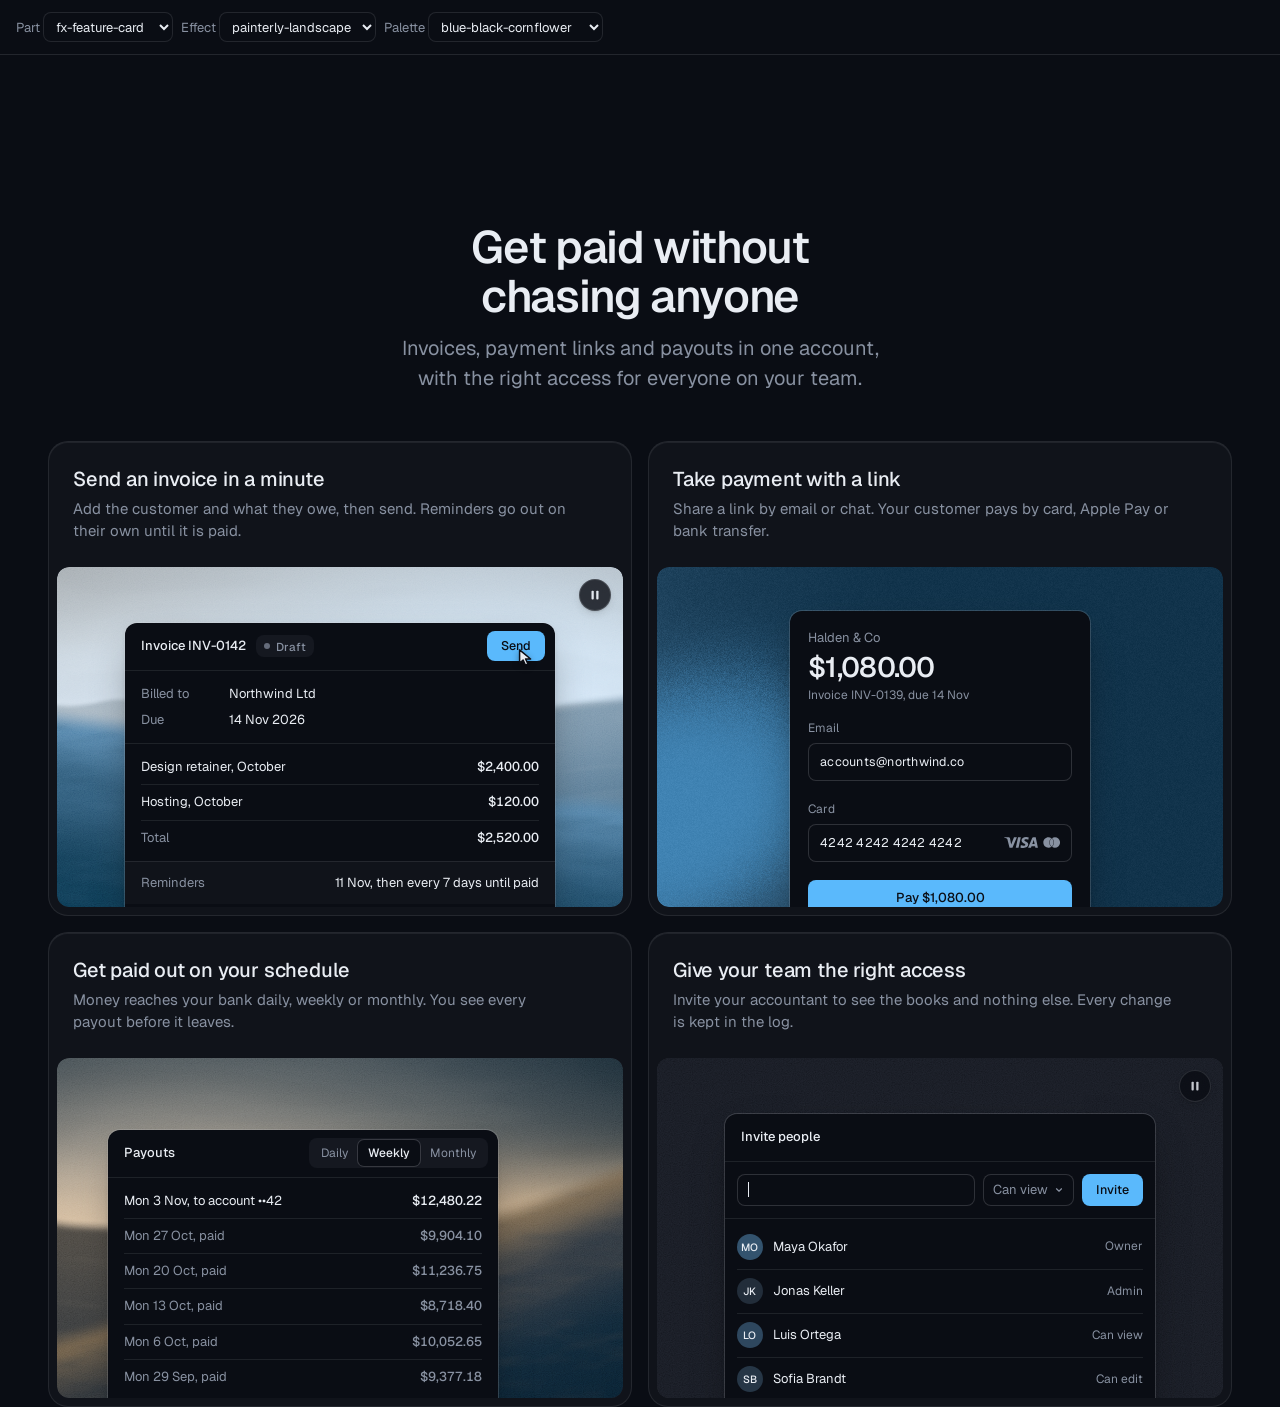
<file: .claude/skills/taste-skill/assets/components/_lab.html>
<!doctype html>
<html lang="en" data-radius="soft">
<head>
<script>window.__tpGlMax = 16;   /* a gallery shows many live effects at once; a page of a site keeps the default 4 (fx.js) */</script>
<meta charset="utf-8">
<meta name="viewport" content="width=device-width, initial-scale=1">
<title>Component lab</title>
<link rel="preconnect" href="https://fonts.googleapis.com">
<link rel="preconnect" href="https://fonts.gstatic.com" crossorigin>
<link href="https://fonts.googleapis.com/css2?family=Geist:wght@100..900&family=Geist+Mono:wght@400..600&display=swap" rel="stylesheet">
<link rel="stylesheet" href="../system.css">
<link rel="stylesheet" href="./base.css">
<style>
  /* one component on its own, with a chosen effect (or object) and palette:
     _lab.html?c=fx-chart&fx=ruled-grounds&palette=white-link-blue&w=640 */
  :root { --font-display: "Geist", system-ui, sans-serif; --font-text: "Geist", system-ui, sans-serif; --font-mono: "Geist Mono", ui-monospace, monospace; --display-weight: 560; --display-tracking: -0.03em; }
  body { min-height: 100vh; margin: 0; }
  .bar { display: flex; flex-wrap: wrap; gap: 8px; align-items: center; padding: 12px 16px; border-bottom: 1px solid var(--line); font: 13px/1.4 var(--font-text); color: var(--muted); }
  .bar select { font: inherit; color: var(--ink); background: var(--bg); border: 1px solid var(--line); border-radius: var(--r-sm); height: 30px; padding: 0 8px; }
  .stage { padding: clamp(16px, 4vw, 48px); margin-inline: auto; }
</style>
</head>
<body>
<div class="bar">
  <label>Part <select id="c"></select></label>
  <label>Effect <select id="fx"></select></label>
  <label>Palette <select id="pal"></select></label>
</div>
<main class="stage" id="stage"></main>
<script type="module">
  import fx from '../effects/fx.js';
  const PARTS = ['fx-feature-card', 'fx-dither-object', 'fx-headline', 'fx-button', 'fx-prompt', 'fx-icon-tiles', 'fx-stat', 'fx-globe', 'fx-map', 'fx-chart', 'fx-bars', 'fx-band', 'fx-spotlight', 'fx-photo', 'fx-avatar', 'fx-search', 'fx-logos', 'fx-tabs', 'fx-pricing', 'fx-progress'];
  const PALETTES = {
    'blue-black-cornflower': { bg: '#0a0d14', surface: '#131824', ink: '#e9edf3', muted: '#8891a1', accent: '#5ab9fc', accentInk: '#0a0d14' },
    'graphite-safety-orange': { bg: '#18191b', surface: '#222427', ink: '#eff0f1', muted: '#9c9ea3', accent: '#ff4a1f', accentInk: '#18191b' },
    'white-link-blue': { bg: '#ffffff', surface: '#f4f4f4', ink: '#111111', muted: '#6b6b6b', accent: '#1a4be0', accentInk: '#ffffff' },
    'moss-sand': { bg: '#ddd6c6', surface: '#d2cab8', ink: '#2a2a26', muted: '#59574e', accent: '#4f6238', accentInk: '#ffffff' },
    'cobalt-field': { bg: '#0034eb', surface: '#002fd6', ink: '#ffffff', muted: '#dfe4f2', accent: '#e9e34a', accentInk: '#111111' },
  };
  const q = new URLSearchParams(location.search);
  const part = PARTS.includes(q.get('c')) ? q.get('c') : PARTS[0];
  const palId = PALETTES[q.get('palette')] ? q.get('palette') : 'blue-black-cornflower';
  const p = PALETTES[palId];
  const s = document.documentElement.style;
  const action = fx.color.contrast(p.accent, p.bg) >= 2.2 ? p.accent : p.ink;
  Object.entries({ '--p-bg': p.bg, '--p-surface': p.surface, '--p-ink': p.ink, '--p-muted': p.muted, '--p-accent': p.accent, '--p-accent-ink': p.accentInk, '--p-action': action, '--p-action-ink': action === p.accent ? p.accentInk : p.bg }).forEach(([k, v]) => s.setProperty(k, v));
  s.colorScheme = fx.color.isDark(p.bg) ? 'dark' : 'light';
  if (q.has('fallback')) fx.config.forceFallback = true;
  // one part at a time: at most 4 live WebGL contexts on this page
  fx.config.maxLive = 4;
  if (q.has('w')) document.getElementById('stage').style.maxWidth = q.get('w') + 'px';

  const base = `./${part}/`;
  const [meta, html, mod] = await Promise.all([fetch(base + 'meta.json').then(r => r.json()), fetch(base + 'component.html').then(r => r.text()), import(base + 'component.js')]);
  const link = Object.assign(document.createElement('link'), { rel: 'stylesheet', href: base + 'component.css' });
  document.head.append(link);
  await new Promise(r => { link.onload = link.onerror = r; });
  const choices = meta.effects?.length ? meta.effects : meta.objects || [];
  const chosen = choices.includes(q.get('fx')) ? q.get('fx') : meta.default;
  const stage = document.getElementById('stage');
  stage.innerHTML = html;
  const root = stage.firstElementChild;
  // the chosen effect goes where the part reads it: data-cx-object, data-cx-fill, or data-cx-effect on the root
  // the dither object: one figure set to the chosen object (one live object, as on a page); no caption under it
  if (meta.objects) {
    const fig = root.matches('[data-cx-object]') ? root : root.querySelector('[data-cx-object]');
    fig.dataset.cxObject = chosen;
    if (q.get('render') === 'studio') fig.dataset.cxRender = 'studio';
    fig.querySelector('.cx-obj__stage').removeAttribute('aria-label');
    fig.style.maxWidth = '720px';
  }
  // without ?fx= the markup keeps its own effects (the feature card mixes a landscape and a grain: setting
  // the default on every panel would paint the grain panel as a landscape too)
  else if (!choices.includes(q.get('fx'))) { /* as written */ }
  else if (root.querySelector('[data-cx-fill]')) root.querySelectorAll('[data-cx-fill]').forEach(el => { el.dataset.cxFill = chosen; });
  else if (root.querySelector('[data-cx-effect]')) root.querySelectorAll('[data-cx-effect]').forEach(el => { el.dataset.cxEffect = chosen; });
  else root.dataset.cxEffect = chosen;
  // the map draws its baked streets; an effect named with ?fx= shows its fallback ground (no map data) instead
  if (part === 'fx-map' && choices.includes(q.get('fx'))) delete root.dataset.cxMap;
  await document.fonts.ready;
  window.__part = mod.default(root);
  setTimeout(() => { document.documentElement.dataset.ready = '1'; }, 1200);

  const fill = (sel, list, cur, key) => {
    const el = document.getElementById(sel);
    el.innerHTML = list.map(v => `<option${v === cur ? ' selected' : ''}>${v}</option>`).join('');
    el.addEventListener('change', () => { q.set(key, el.value); if (key === 'c') q.delete('fx'); location.search = q.toString(); });
  };
  fill('c', PARTS, part, 'c');
  // a part whose default is none (the map's streets, the photograph as it is) lists none first, so the
  // select never shows an effect that is not on
  fill('fx', meta.default === 'none' ? ['none', ...choices] : choices, chosen, 'fx');
  fill('pal', Object.keys(PALETTES), palId, 'palette');
</script>
</body>
</html>
</file>
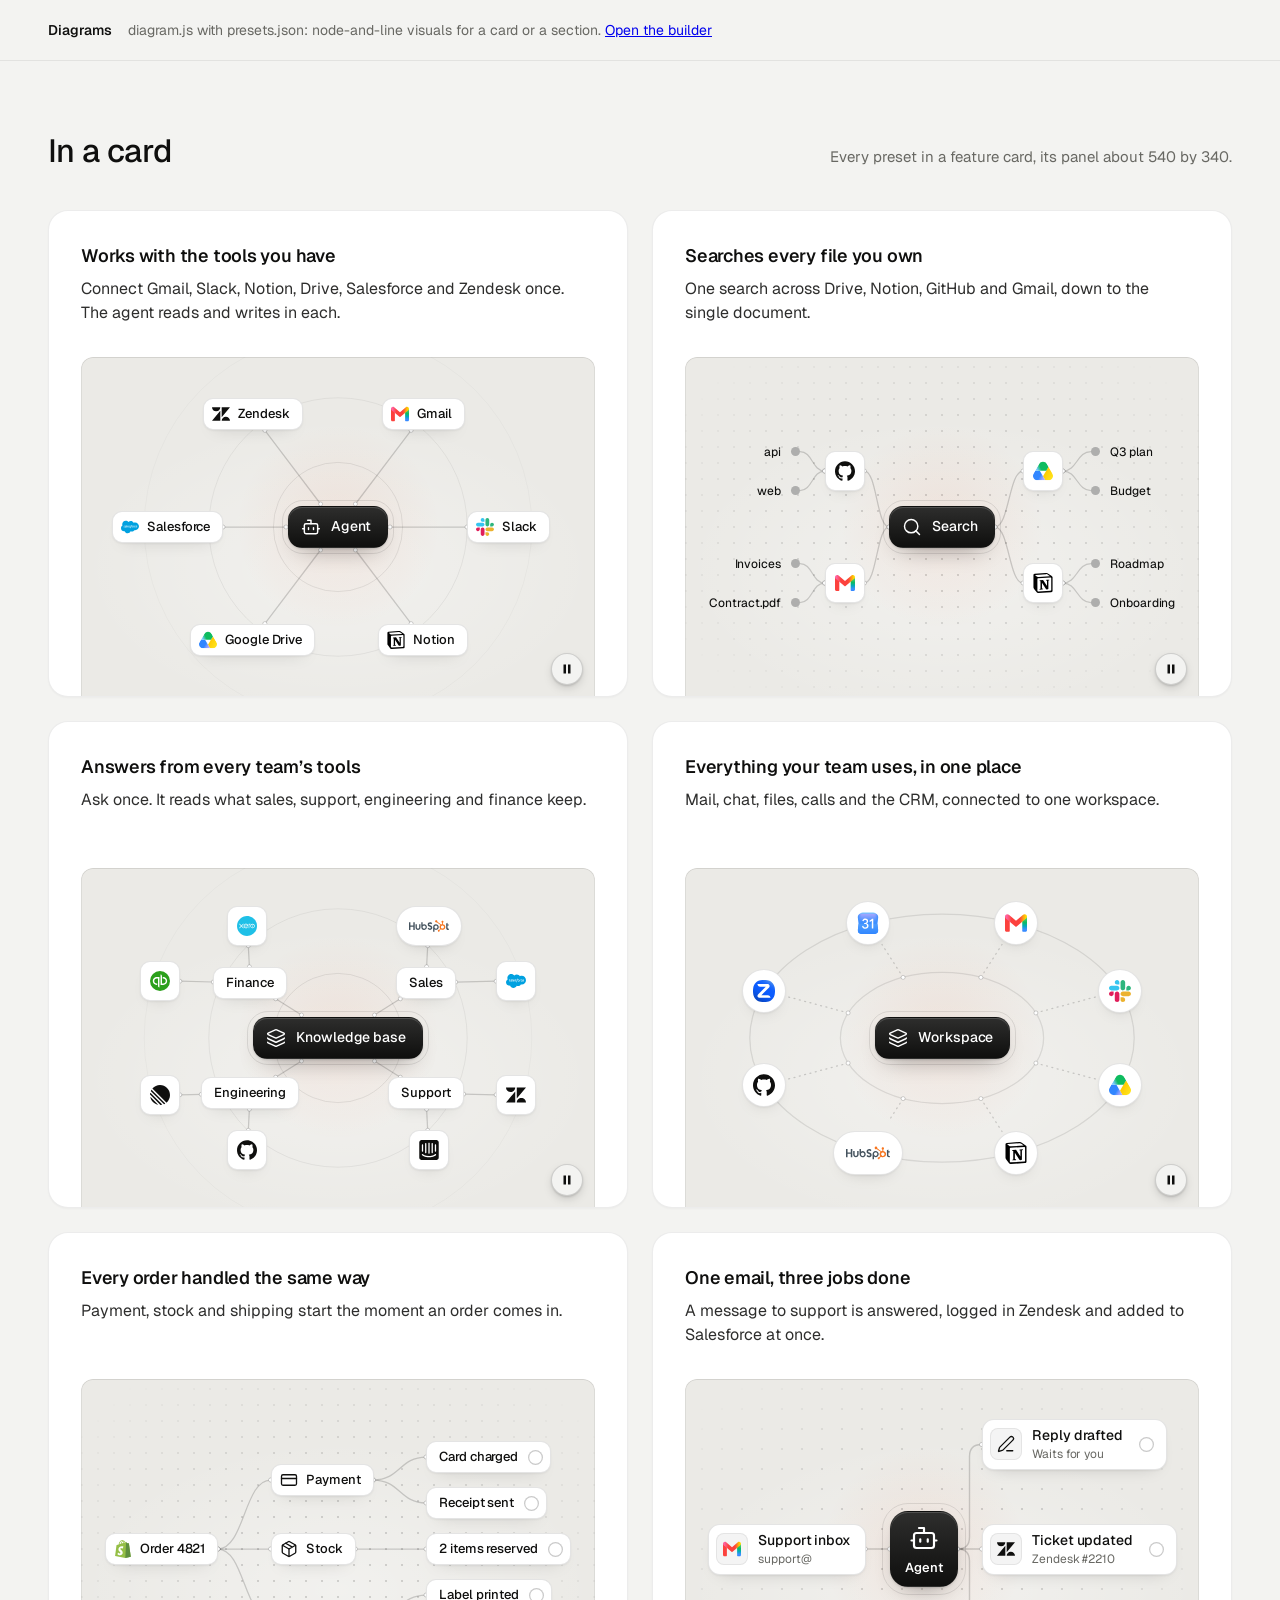
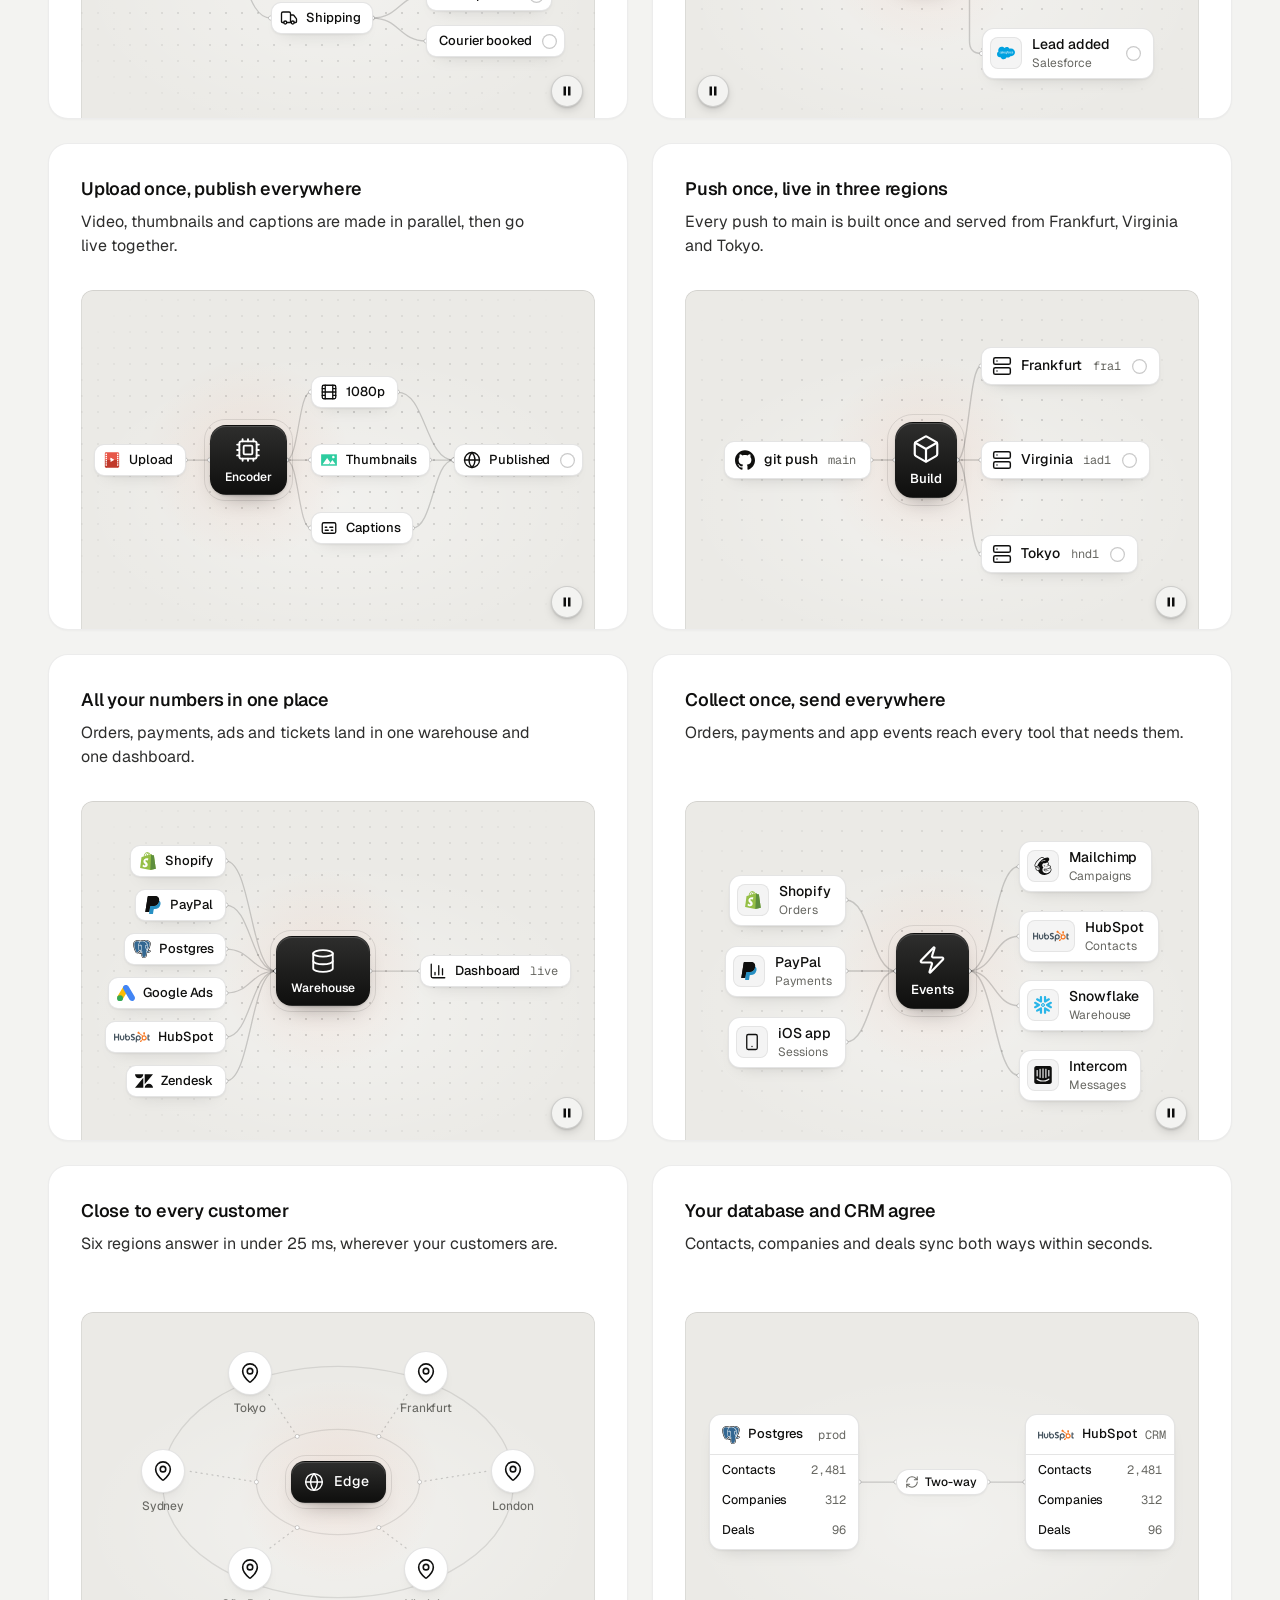
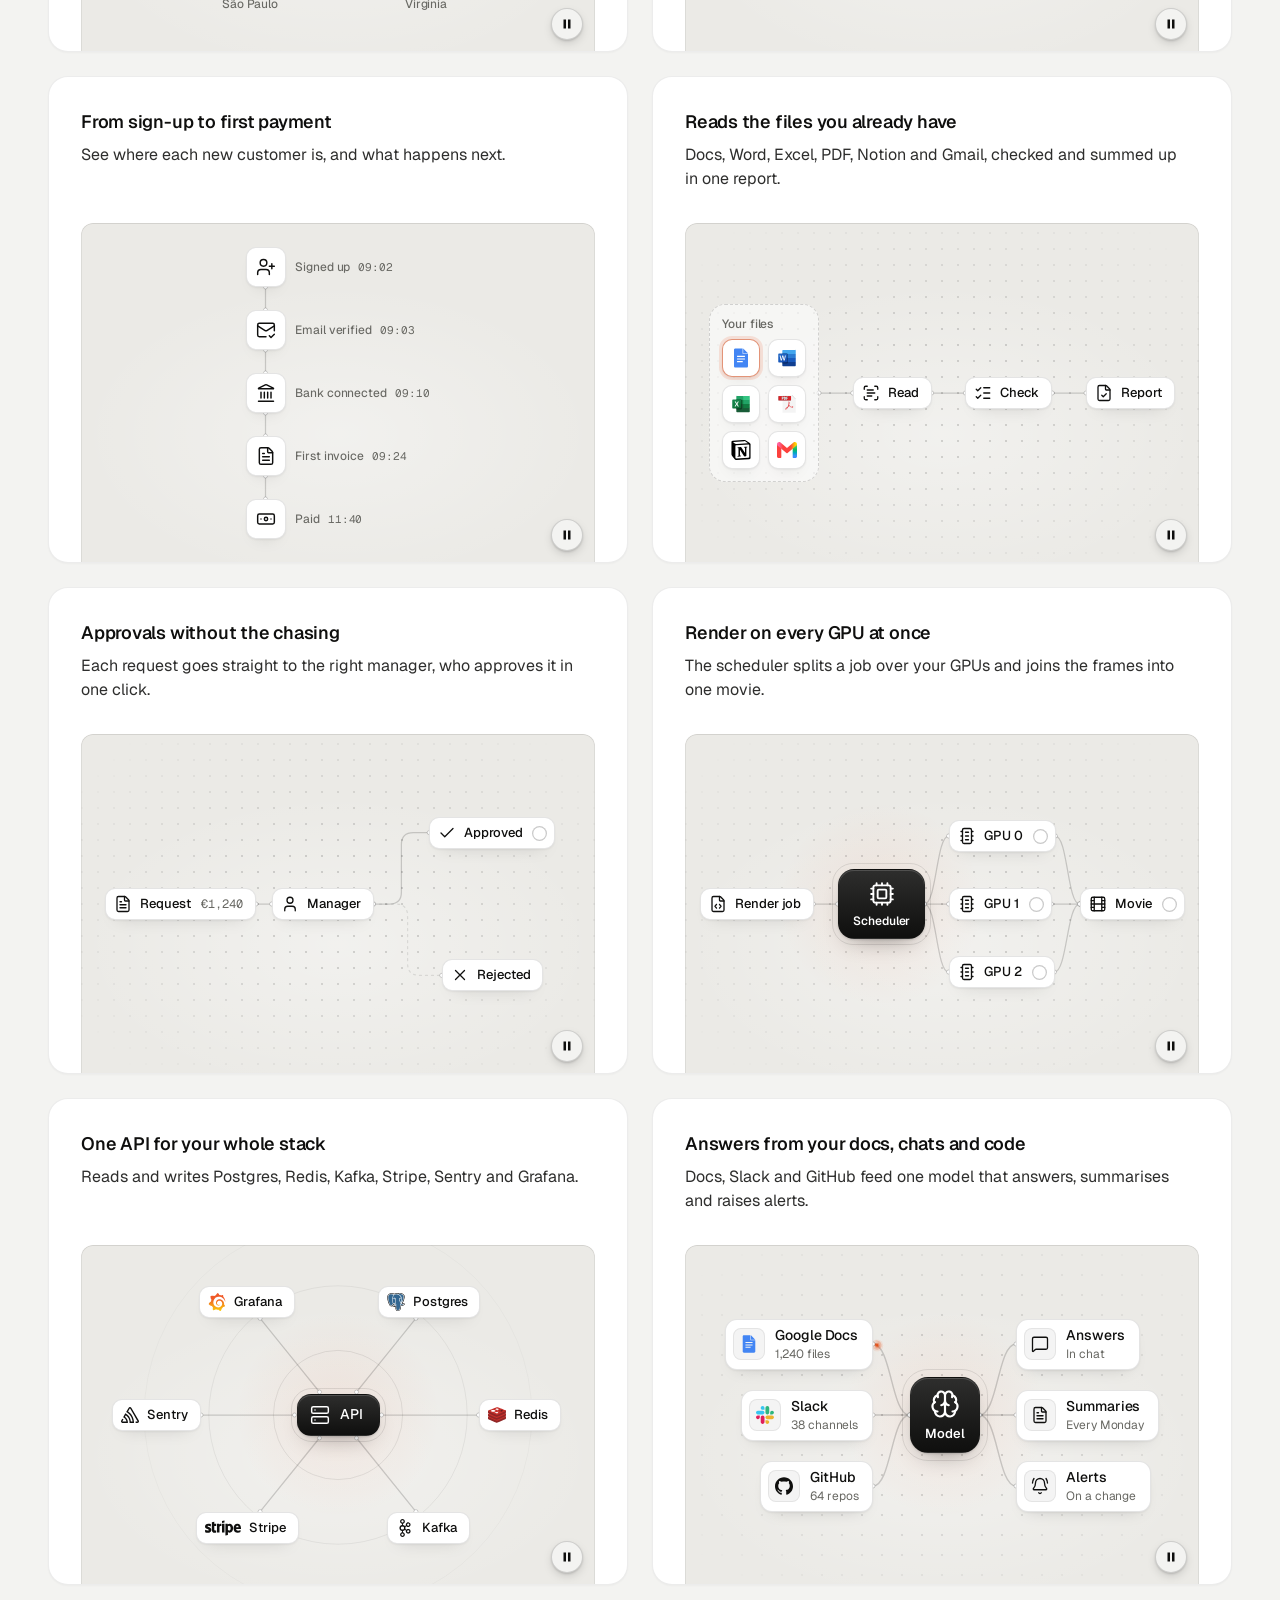
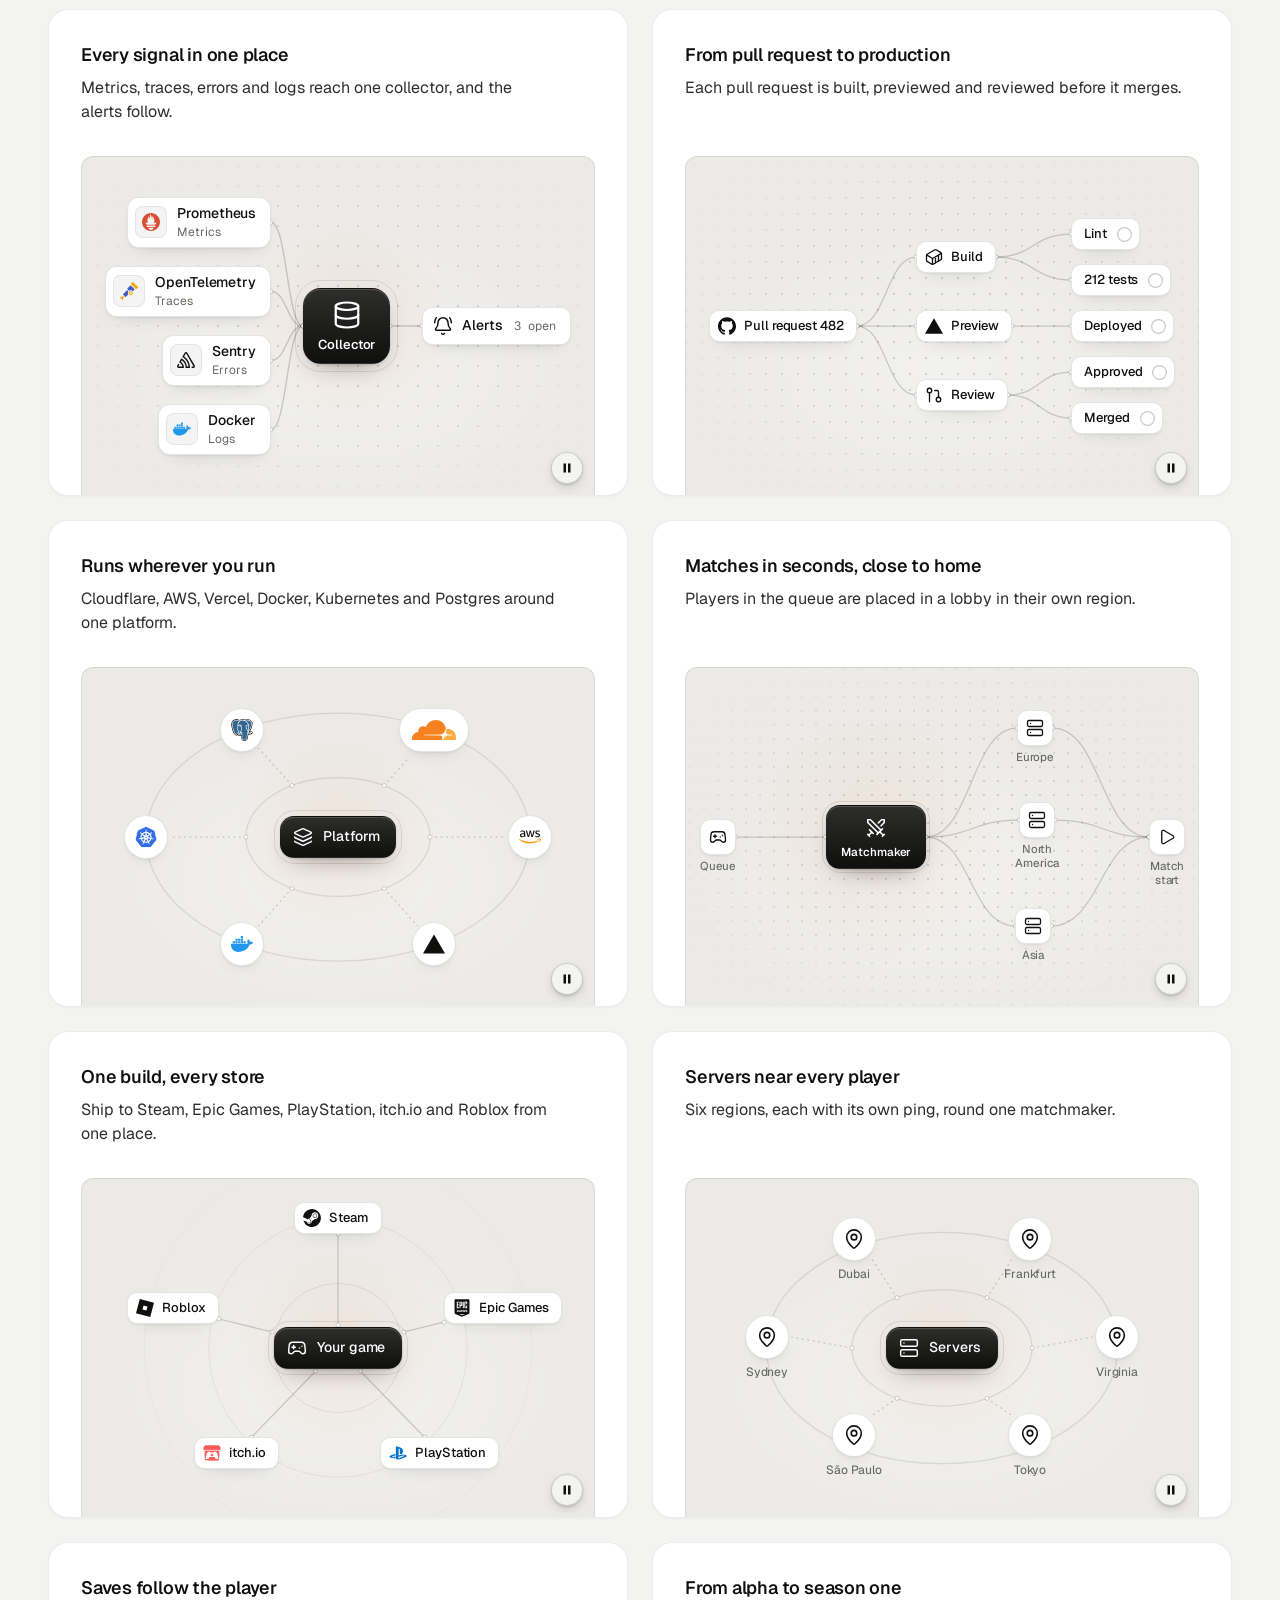
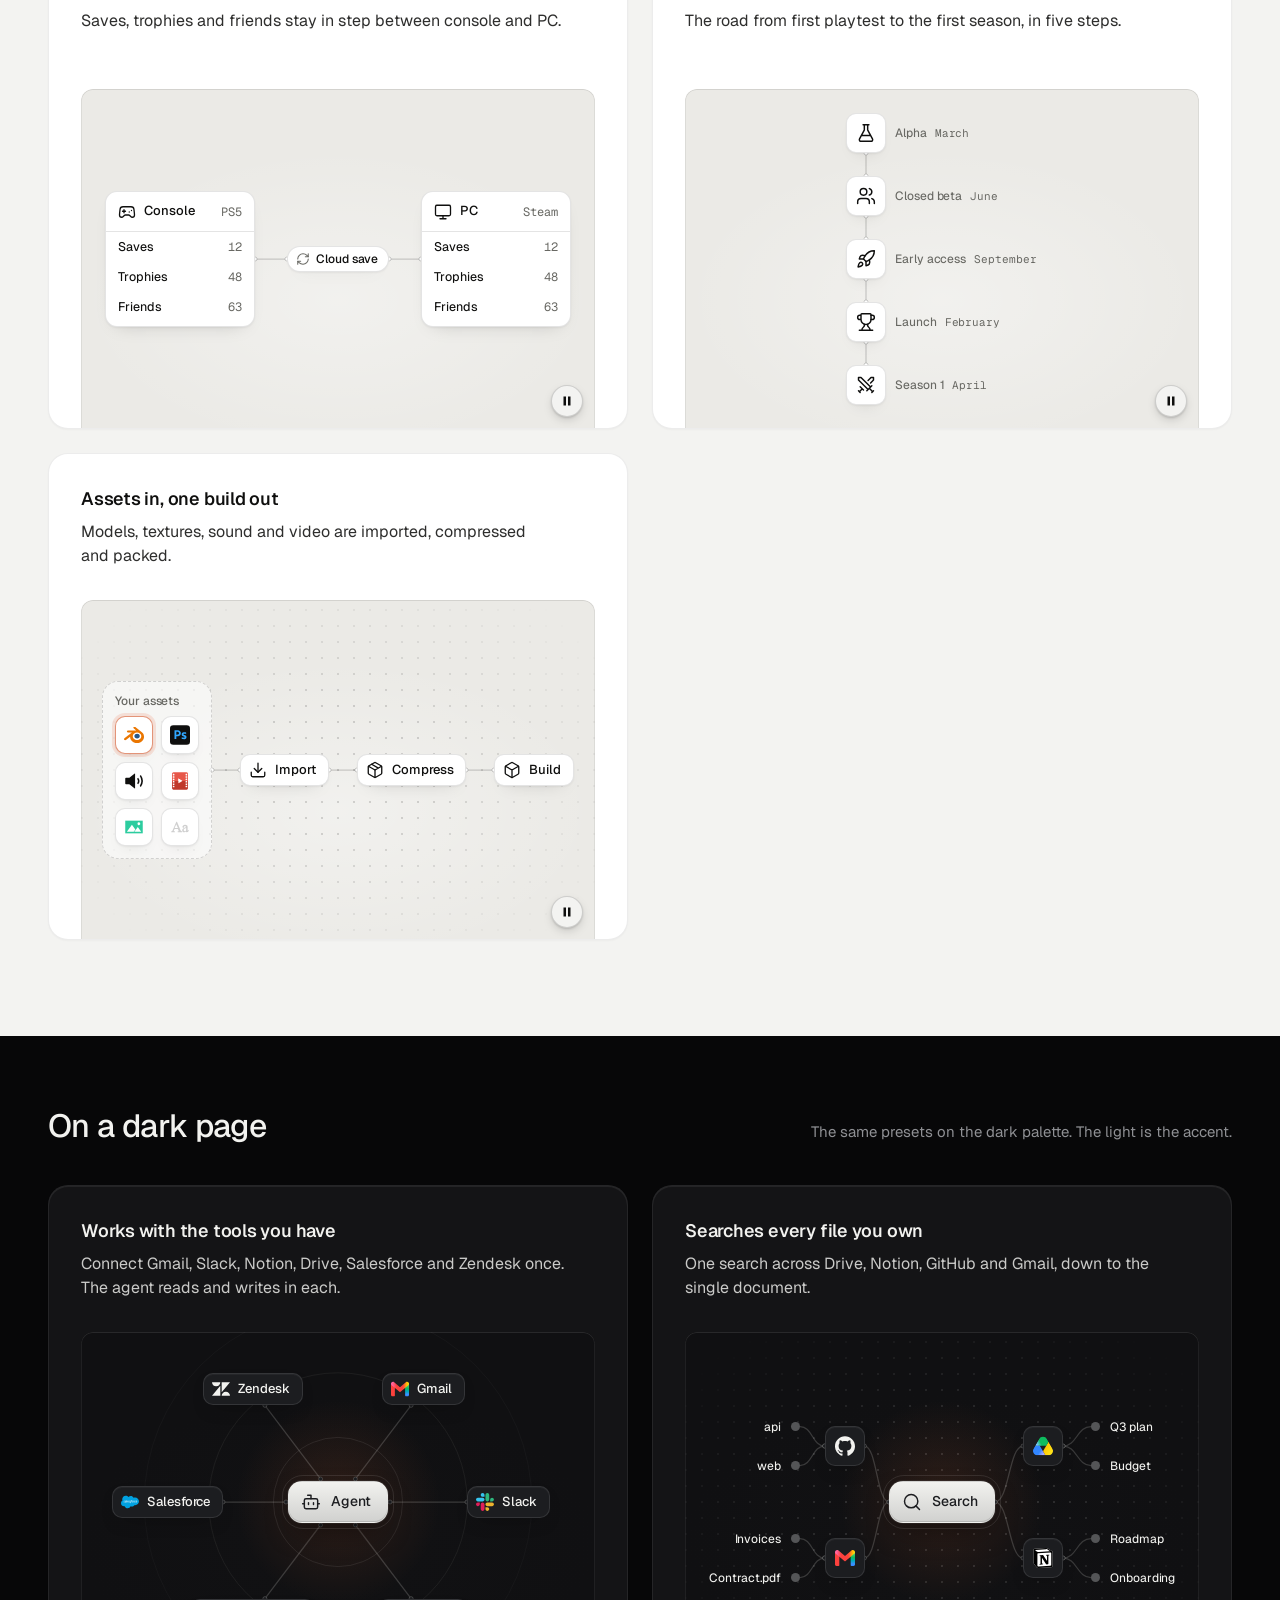
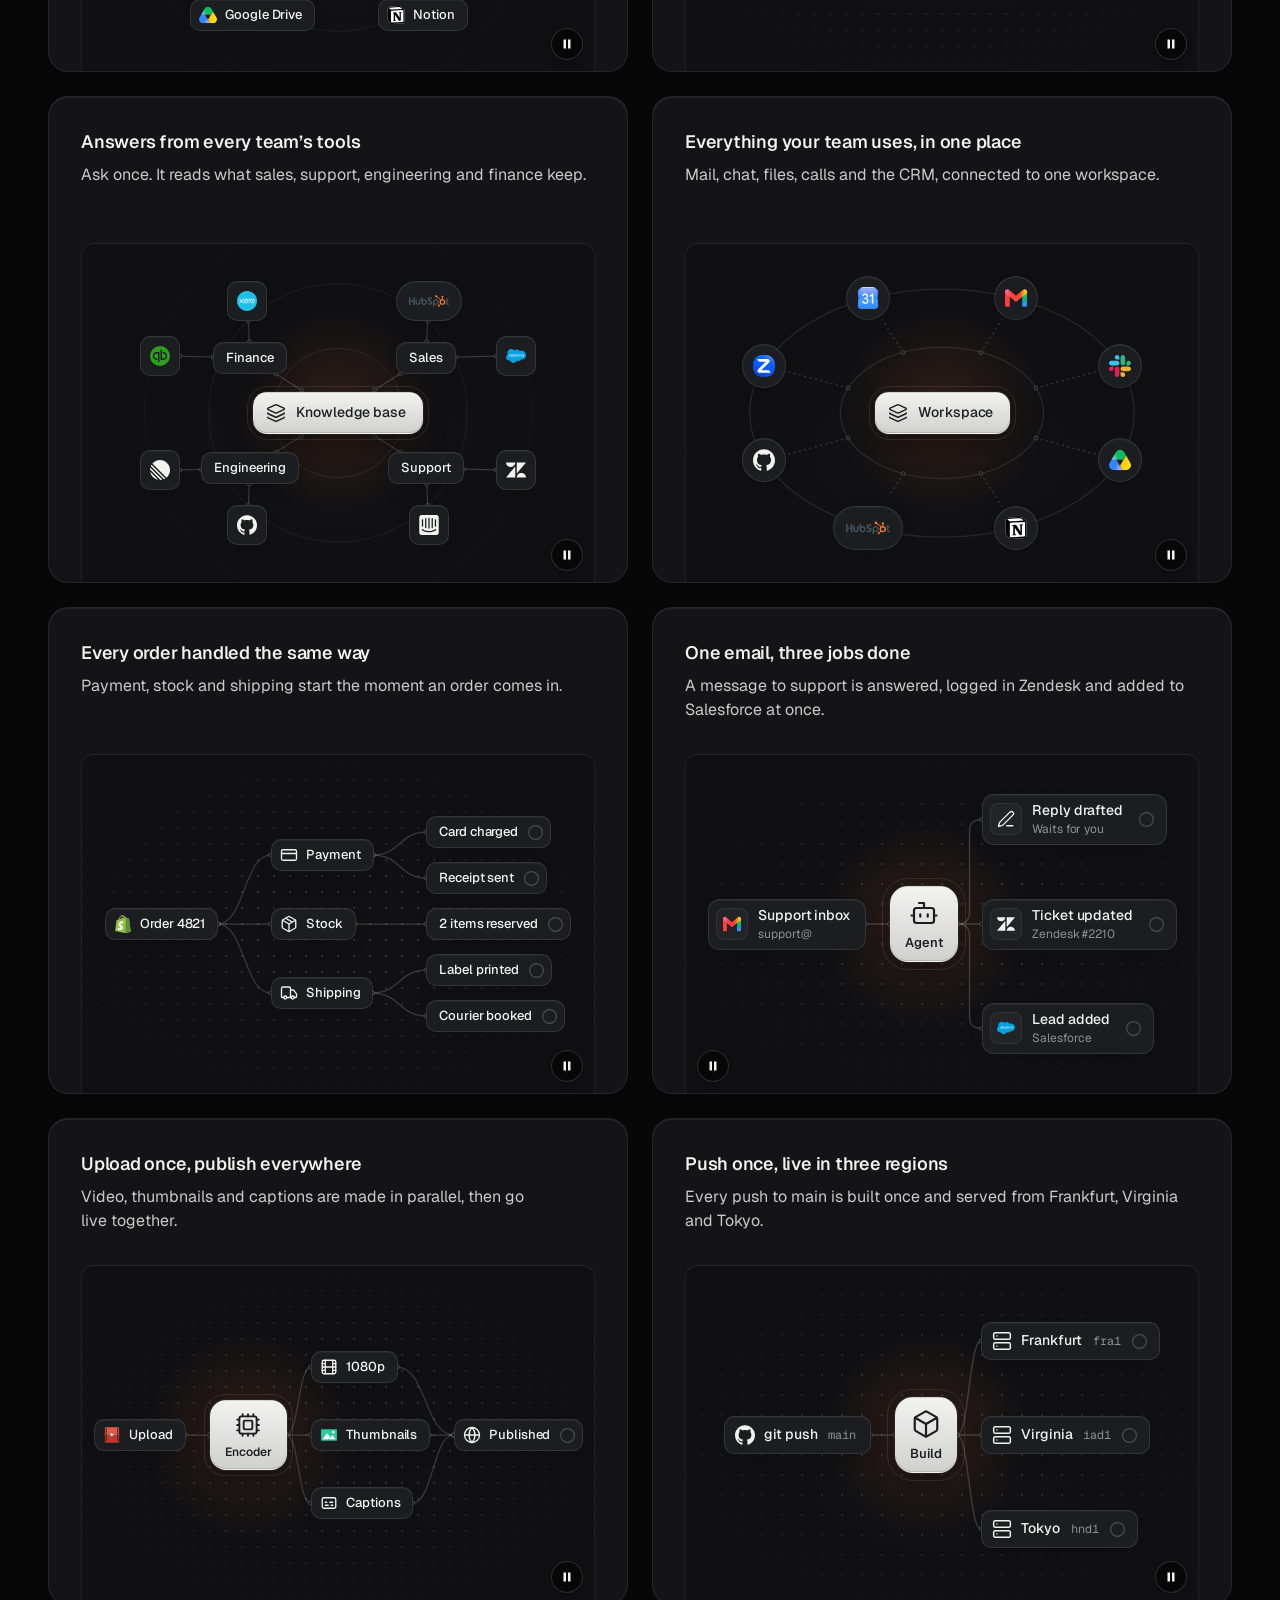
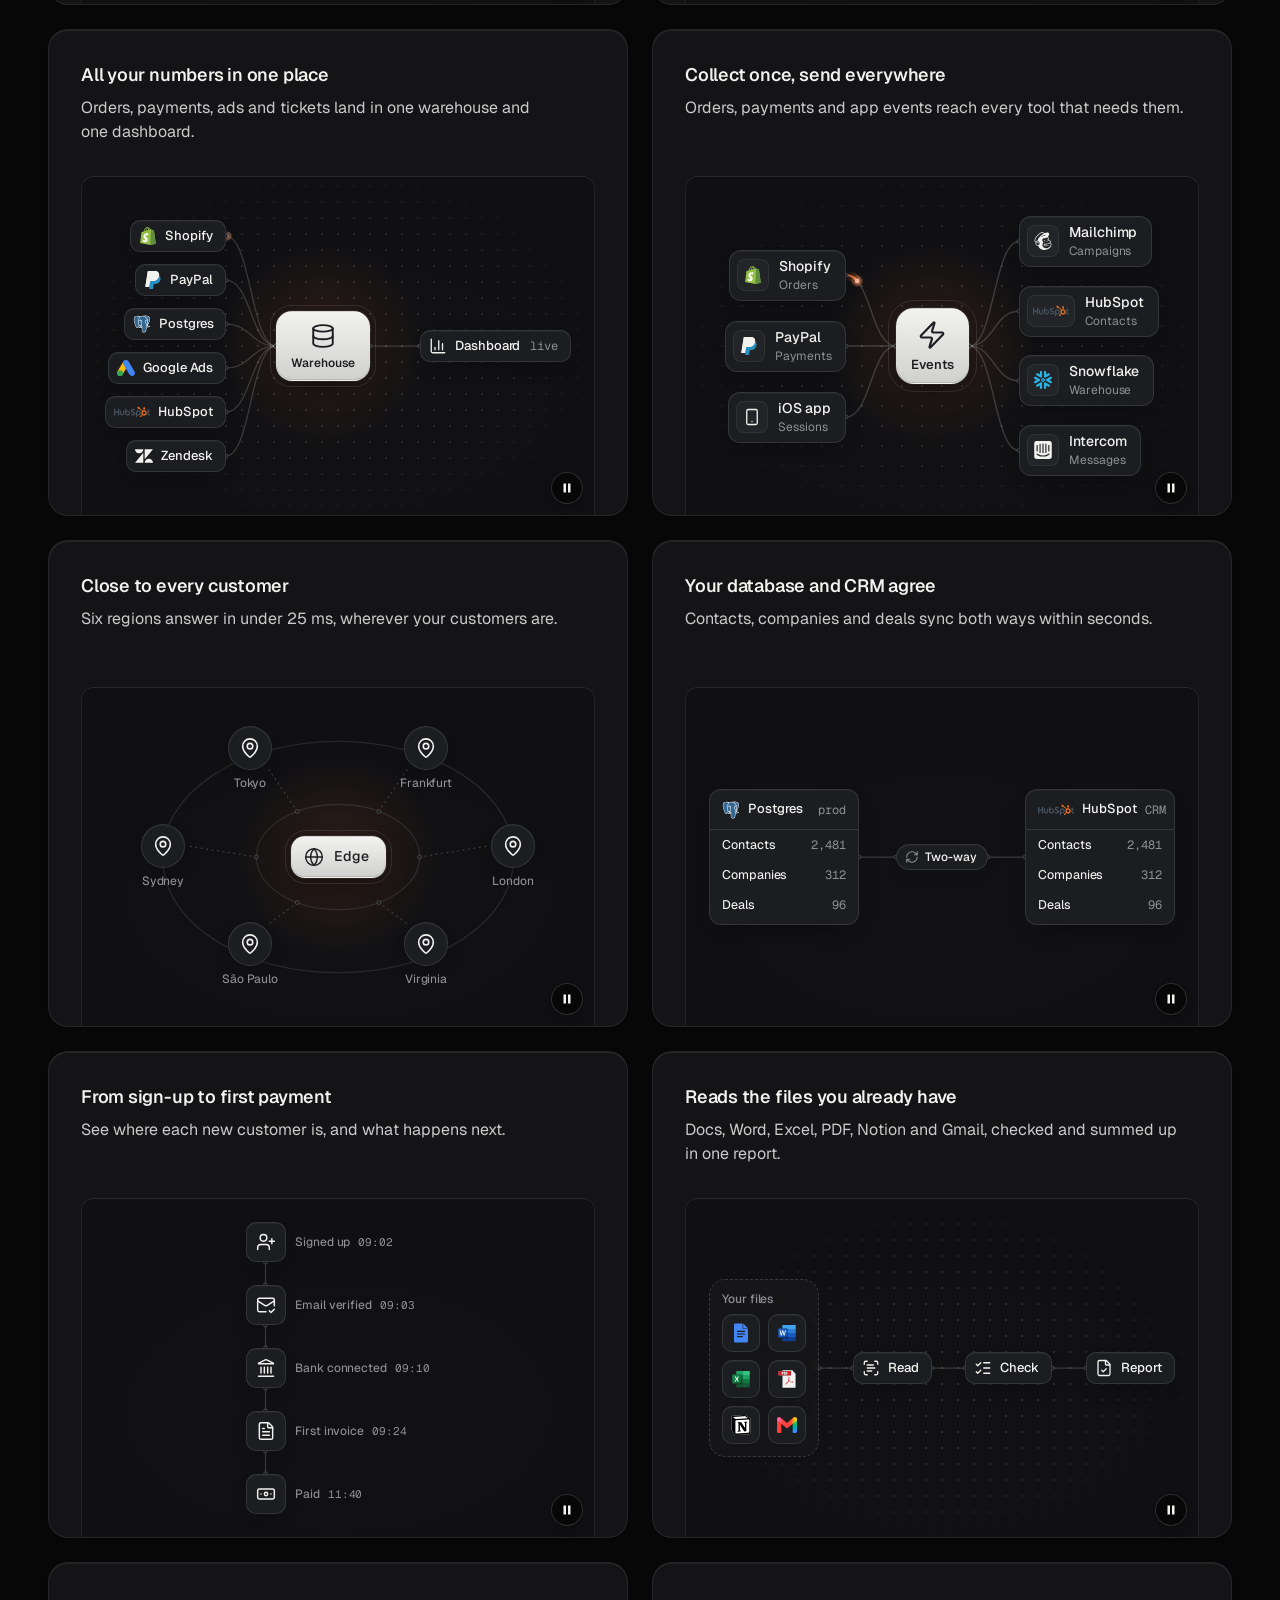
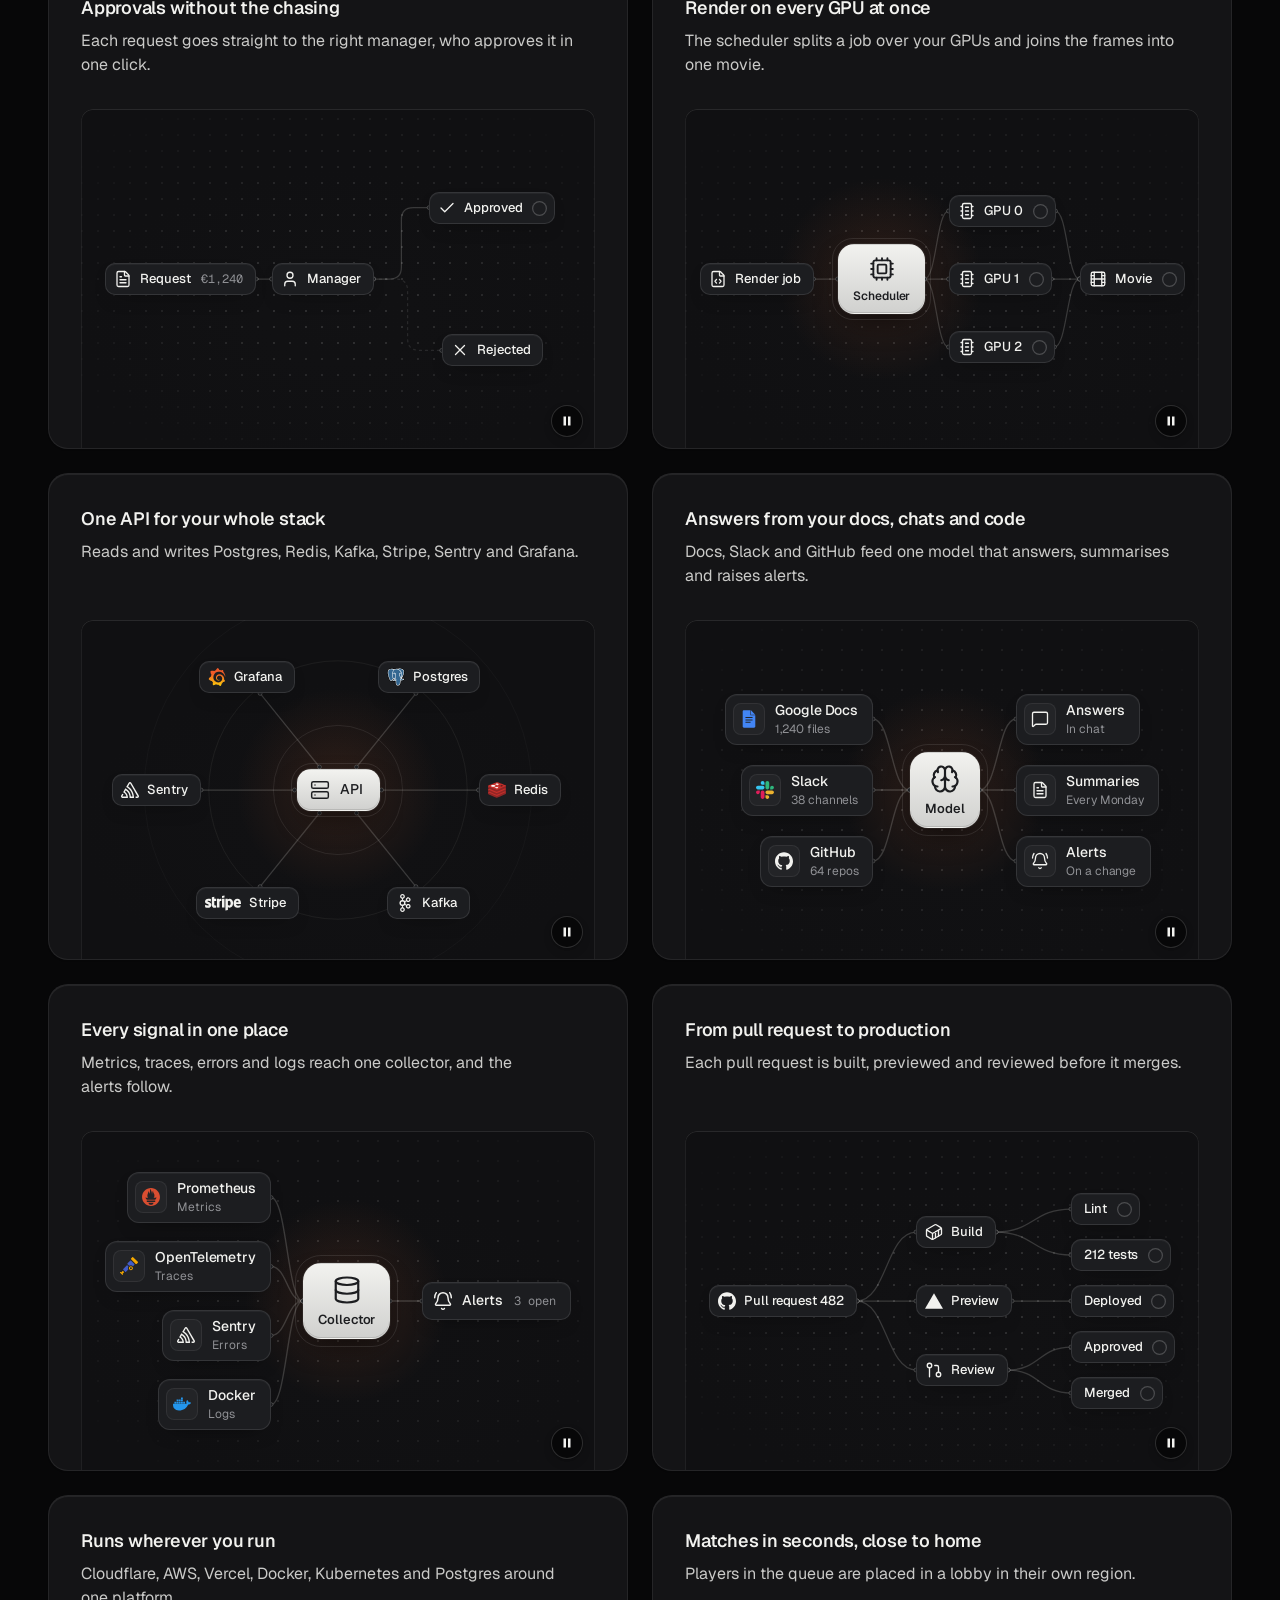
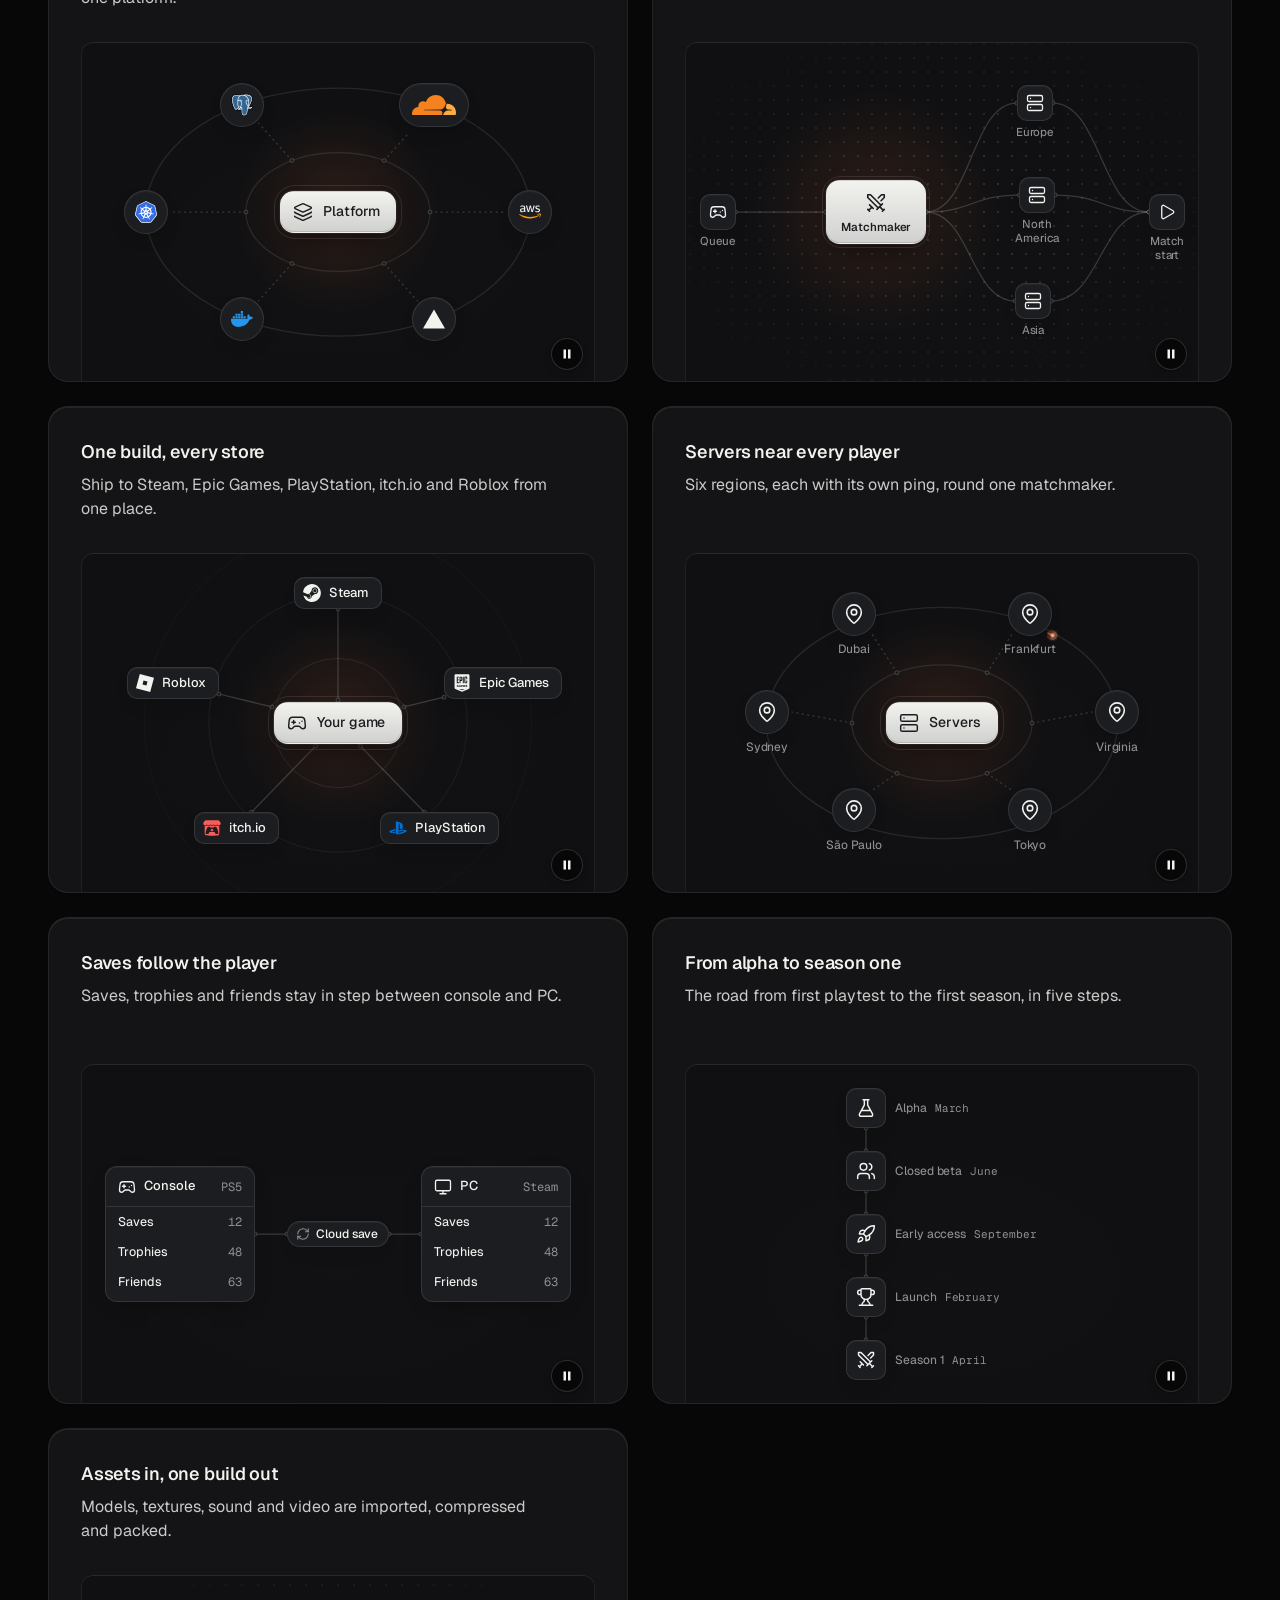
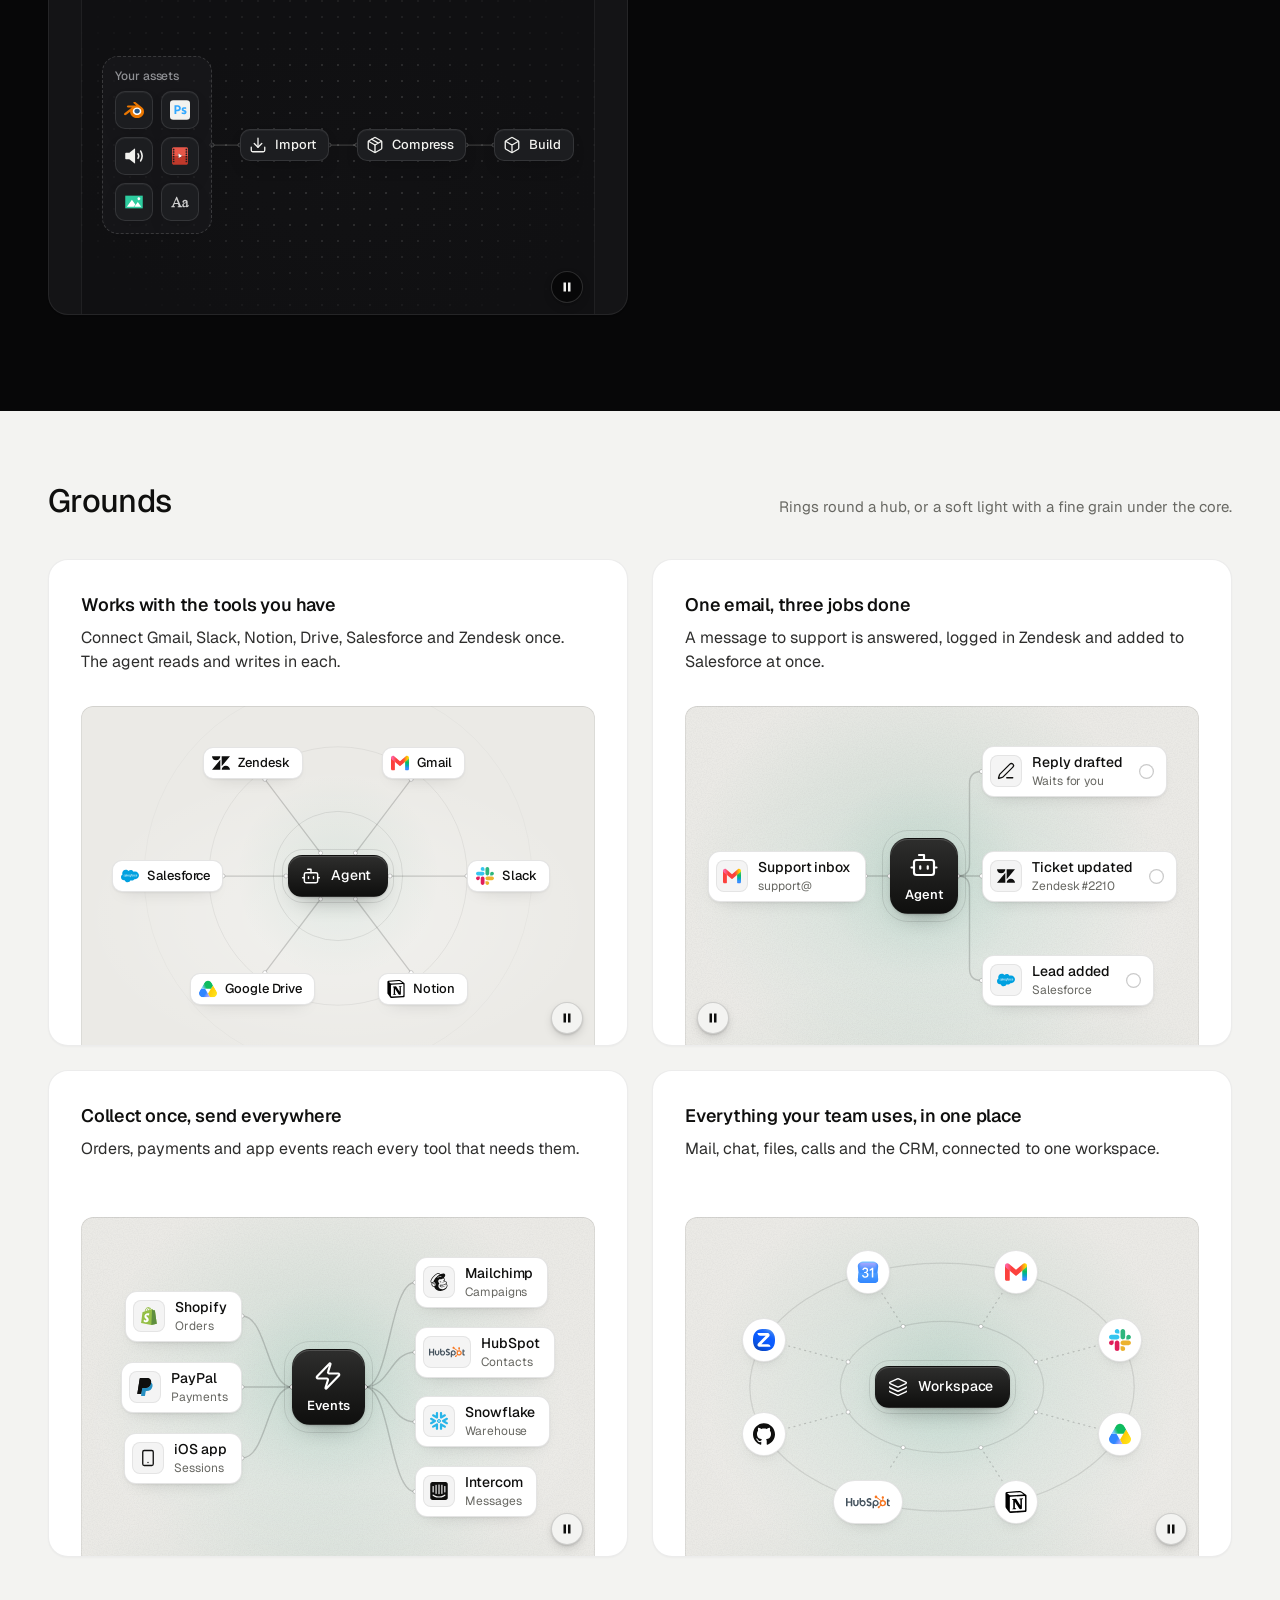
<file: .claude/skills/taste-skill/assets/diagrams/demo.html>
<!doctype html>
<html lang="en">
<head>
<meta charset="utf-8">
<meta name="viewport" content="width=device-width, initial-scale=1">
<title>Diagrams</title>
<link rel="preconnect" href="https://fonts.googleapis.com">
<link rel="preconnect" href="https://fonts.gstatic.com" crossorigin>
<link href="https://fonts.googleapis.com/css2?family=Geist:wght@300..700&family=Geist+Mono:wght@400;500&display=swap" rel="stylesheet">
<link rel="stylesheet" href="../ui/cards.css">
<link rel="stylesheet" href="diagram.css">
<style>
  /* two page palettes (the same as assets/ui/cards.html); every colour of the cards and the diagrams
     comes from these */
  :root {
    --font-text: "Geist", system-ui, sans-serif;
    --font-display: "Geist", system-ui, sans-serif;
    --font-mono: "Geist Mono", ui-monospace, monospace;
  }
  [data-theme="light"] {
    --bg: #f3f3f1; --card: #ffffff; --ink: #0f0f0e; --muted: #686863; --accent: #e5531c; --accent-ink: #ffffff; --frag: #ffffff; --ground-bg: #ebeae6; --ground-accent: #dcd9d0;
  }
  [data-theme="light"][data-accent="blue"] { --accent: #2456e8; }
  [data-theme="light"][data-accent="green"] { --accent: #16825d; }
  [data-theme="dark"] {
    --bg: #070708; --card: #141416; --ink: #f2f2ef; --muted: #8f9094; --accent: #ff7a3c; --accent-ink: #120c08; --frag: #1c1d20; --ground-bg: #101012; --ground-accent: #232326;
  }
  [data-theme="dark"][data-accent="white"] { --accent: #f2f2ef; --accent-ink: #0b0b0c; }
  [data-theme="dark"][data-accent="green"] { --accent: #3ccf8e; --accent-ink: #06130d; }
  * { box-sizing: border-box; }
  html, body { margin: 0; }
  body { font-family: var(--font-text); background: #f3f3f1; color: #0f0f0e; -webkit-font-smoothing: antialiased; }
  .set { background: var(--bg); color: var(--ink); padding: 72px 0 96px; }
  .wrap { max-width: 1232px; margin: 0 auto; padding: 0 24px; }
  .head { display: flex; align-items: baseline; justify-content: space-between; gap: 24px; margin-bottom: 40px; }
  .head h2 { margin: 0; font: 500 32px/1.15 var(--font-display); letter-spacing: -0.02em; }
  .head p { margin: 0; color: var(--muted); font-size: 15px; max-width: 46ch; }
  .grid { display: grid; grid-template-columns: repeat(2, minmax(0, 1fr)); gap: 24px; }
  .grid--one { grid-template-columns: minmax(0, 1fr); }
  /* the panel heights of the brief: a card panel about 340 high, a section panel 560 */
  .card > .panel { --p-h: 340px; }
  .card--wide > .panel { --p-h: 560px; }
  .item { display: flex; flex-direction: column; gap: 10px; min-width: 0; }
  .item > .card { flex: 1; }
  .item > code { font: 400 12px/1 var(--font-mono); color: var(--muted); padding-left: 4px; }
  .top { background: #f3f3f1; border-bottom: 1px solid rgb(0 0 0 / .07); }
  .top .wrap { display: flex; align-items: center; gap: 16px; height: 60px; font-size: 14px; }
  .top b { font-weight: 560; }
  .top span { color: #686863; }
  /* a held moment (?dg=rest or mid) shows its end state at once, for screenshots */
  .dg-hold .dg *, .dg-hold .dg *::before, .dg-hold .dg *::after { transition: none !important; animation: none !important; }
  @media (max-width: 1023px) { .grid { grid-template-columns: minmax(0, 1fr); } }
  @media (max-width: 639px) {
    .set { padding: 48px 0 64px; }
    .wrap { padding: 0 16px; }
    .head { flex-direction: column; gap: 8px; margin-bottom: 28px; }
    .head h2 { font-size: 26px; }
    .card > .panel { --p-h: 300px; }
    .card--wide > .panel { --p-h: 420px; }
  }
</style>
</head>
<body data-icon-base="../icons/demo/">
<!-- icons load from ../icons/demo/ (every curated icon, written by scripts/icons.mjs fetch --all). A real page loads them from assets/icons/, filled once with:
     node scripts/icons.mjs scan index.html --out assets/icons -->
<header class="top"><div class="wrap"><b>Diagrams</b><span>diagram.js with presets.json: node-and-line visuals for a card or a section. <a href="lab.html">Open the builder</a></span></div></header>
<main id="sets"></main>

<script type="module">
  import dg from './diagram.js';

  // plain card copy for the demo only (a page writes its own)
  const COPY = {
    'hub-tools': ['Works with the tools you have', 'Connect Gmail, Slack, Notion, Drive, Salesforce and Zendesk once. The agent reads and writes in each.'],
    'hub-branches': ['Searches every file you own', 'One search across Drive, Notion, GitHub and Gmail, down to the single document.'],
    'hub-web': ['Answers from every team’s tools', 'Ask once. It reads what sales, support, engineering and finance keep.'],
    'ring-apps': ['Everything your team uses, in one place', 'Mail, chat, files, calls and the CRM, connected to one workspace.'],
    'tree-orders': ['Every order handled the same way', 'Payment, stock and shipping start the moment an order comes in.'],
    'lanes-agent': ['One email, three jobs done', 'A message to support is answered, logged in Zendesk and added to Salesforce at once.'],
    'lanes-media': ['Upload once, publish everywhere', 'Video, thumbnails and captions are made in parallel, then go live together.'],
    'lanes-deploy': ['Push once, live in three regions', 'Every push to main is built once and served from Frankfurt, Virginia and Tokyo.'],
    'fanin-warehouse': ['All your numbers in one place', 'Orders, payments, ads and tickets land in one warehouse and one dashboard.'],
    'bowtie-events': ['Collect once, send everywhere', 'Orders, payments and app events reach every tool that needs them.'],
    'ring-regions': ['Close to every customer', 'Six regions answer in under 25 ms, wherever your customers are.'],
    'sync-crm': ['Your database and CRM agree', 'Contacts, companies and deals sync both ways within seconds.'],
    'timeline-onboarding': ['From sign-up to first payment', 'See where each new customer is, and what happens next.'],
    'grid-documents': ['Reads the files you already have', 'Docs, Word, Excel, PDF, Notion and Gmail, checked and summed up in one report.'],
    'free-approval': ['Approvals without the chasing', 'Each request goes straight to the right manager, who approves it in one click.'],
    'lanes-render': ['Render on every GPU at once', 'The scheduler splits a job over your GPUs and joins the frames into one movie.'],
    'hub-stack': ['One API for your whole stack', 'Reads and writes Postgres, Redis, Kafka, Stripe, Sentry and Grafana.'],
    'bowtie-model': ['Answers from your docs, chats and code', 'Docs, Slack and GitHub feed one model that answers, summarises and raises alerts.'],
    'fanin-telemetry': ['Every signal in one place', 'Metrics, traces, errors and logs reach one collector, and the alerts follow.'],
    'tree-release': ['From pull request to production', 'Each pull request is built, previewed and reviewed before it merges.'],
    'ring-edge': ['Runs wherever you run', 'Cloudflare, AWS, Vercel, Docker, Kubernetes and Postgres around one platform.'],
    'lanes-matchmaking': ['Matches in seconds, close to home', 'Players in the queue are placed in a lobby in their own region.'],
    'hub-stores': ['One build, every store', 'Ship to Steam, Epic Games, PlayStation, itch.io and Roblox from one place.'],
    'ring-servers': ['Servers near every player', 'Six regions, each with its own ping, round one matchmaker.'],
    'sync-saves': ['Saves follow the player', 'Saves, trophies and friends stay in step between console and PC.'],
    'timeline-season': ['From alpha to season one', 'The road from first playtest to the first season, in five steps.'],
    'grid-assets': ['Assets in, one build out', 'Models, textures, sound and video are imported, compressed and packed.'],
  };
  const q = new URLSearchParams(location.search);
  const only = q.get('ids') ? q.get('ids').split(',') : null;
  const themes = q.get('theme') ? q.get('theme').split(',') : ['light', 'dark'];
  const type = q.get('type');                // software | tech | gaming | product | service
  const show = q.get('show') || 'all';      // all | cards | grounds | sections
  const groundAll = q.get('ground');         // ?ground=glow tries one ground on every card

  const presets = await dg.presets();
  const ids = Object.keys(presets).filter(id => (!only || only.includes(id)) && (!type || (presets[id].types || []).includes(type)));
  const root = document.getElementById('sets');

  const card = (id, cls = '', opts = null) => {
    const [t, p] = COPY[id] || [id, ''];
    const wrap = document.createElement('div');
    wrap.className = 'item';
    const a = document.createElement('article');
    a.className = 'card card--row ' + cls;
    a.innerHTML = `<h3></h3><p></p><div class="panel"><div class="dg" data-diagram="${id}"></div></div>`;
    a.querySelector('h3').textContent = t;
    a.querySelector('p').textContent = p;
    const o = { ...(opts || {}), ...(groundAll ? { ground: groundAll } : {}) };
    if (Object.keys(o).length) a.querySelector('.dg').dataset.diagramOpts = JSON.stringify(o);
    a.dataset.preset = id;
    wrap.append(a);
    if (q.get('labels')) { const code = document.createElement('code'); code.textContent = id + (o.ground ? ` · ground ${o.ground}` : ''); wrap.append(code); }
    return wrap;
  };
  const set = (theme, title, text, list, wideCards, accent) => {
    const sec = document.createElement('section');
    sec.className = 'set';
    sec.dataset.theme = theme;
    if (accent) sec.dataset.accent = accent;
    sec.innerHTML = `<div class="wrap"><div class="head"><h2></h2><p></p></div><div class="grid${wideCards ? ' grid--one' : ''}"></div></div>`;
    sec.querySelector('h2').textContent = title;
    sec.querySelector('.head p').textContent = text;
    const grid = sec.querySelector('.grid');
    list.forEach(x => { const [id, o] = Array.isArray(x) ? x : [x, null]; if (presets[id]) grid.appendChild(card(id, wideCards ? 'card--wide' : '', o)); });
    root.appendChild(sec);
  };
  if (show === 'all' || show === 'cards') {
    if (themes.includes('light')) set('light', 'In a card', 'Every preset in a feature card, its panel about 540 by 340.', ids);
    if (themes.includes('dark')) set('dark', 'On a dark page', 'The same presets on the dark palette. The light is the accent.', ids);
  }
  if (show === 'all' || show === 'grounds') {
    const g = [['hub-tools', { ground: 'rings' }], ['lanes-agent', { ground: 'glow' }], ['bowtie-events', { ground: 'glow dots' }], ['ring-apps', { ground: 'glow' }]]
      .filter(([id]) => !only || only.includes(id));
    if (themes.includes('light')) set('light', 'Grounds', 'Rings round a hub, or a soft light with a fine grain under the core.', g, false, 'green');
    if (themes.includes('dark')) set('dark', 'Grounds, dark', 'The same grounds on the dark palette.', g, false, 'green');
  }
  if (show === 'all' || show === 'sections') {
    const wl = ['lanes-agent', 'bowtie-events'].filter(id => !only || only.includes(id));
    const wd = ['hub-branches', 'sync-crm'].filter(id => !only || only.includes(id));
    if (themes.includes('light')) set('light', 'In a section', 'The same specs at section size, about 1170 by 560. Nodes with a line become cards.', wl, true, 'blue');
    if (themes.includes('dark')) set('dark', 'Section, dark', 'A white light on the dark palette.', wd, true, 'white');
  }

  const all = await dg.auto(document);
  window.__dg = all;
  await document.fonts.ready;
  await dg.ready();
  // ?dg=rest holds every diagram at rest, ?dg=mid at its busiest moment (screenshots)
  const hold = q.get('dg');
  if (hold) { document.documentElement.classList.add('dg-hold'); all.forEach(d => d.seek(hold === 'rest' ? d.T - 0.05 : d.stillT)); }
  requestAnimationFrame(() => { document.documentElement.dataset.ready = '1'; });
</script>
</body>
</html>
</file>
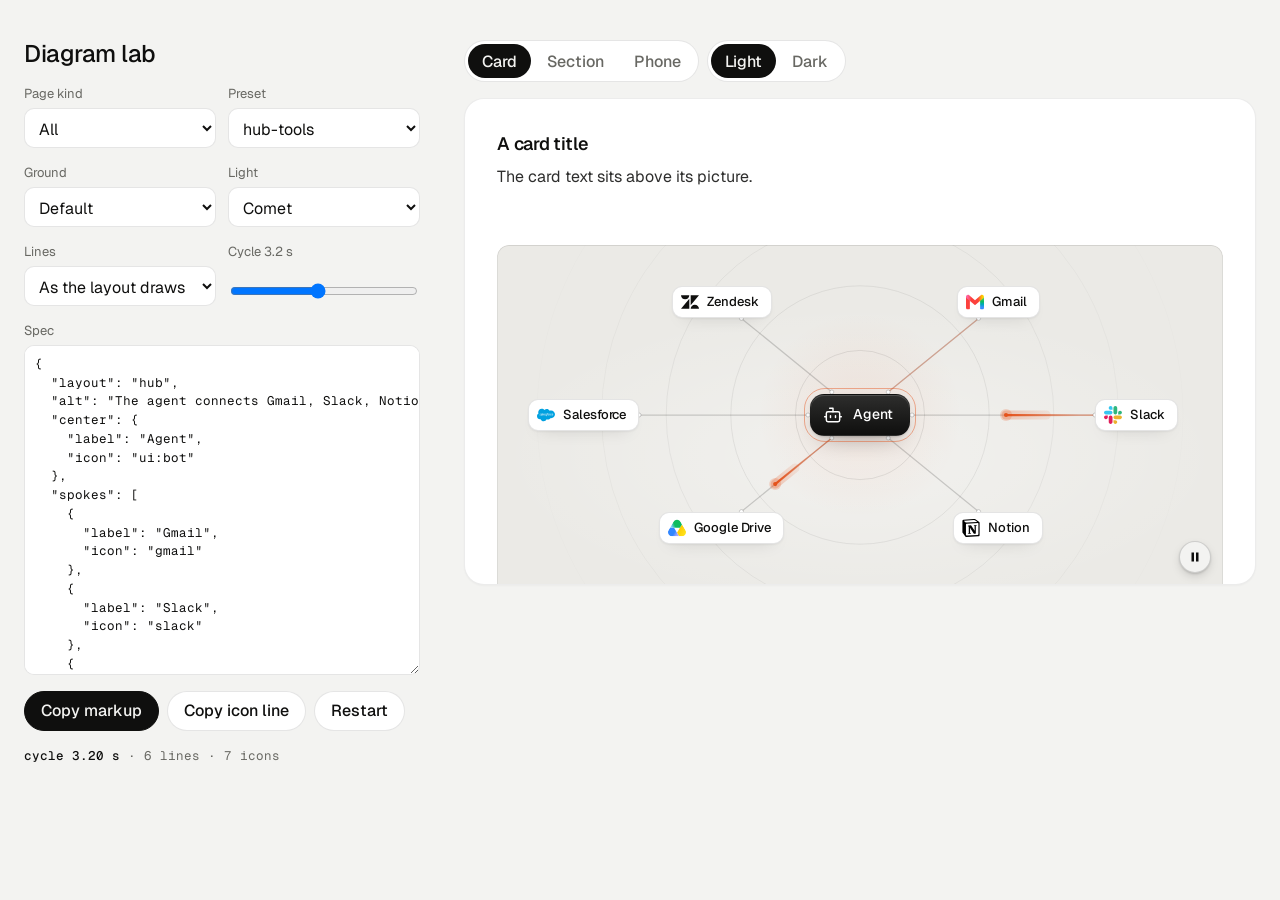
<file: .claude/skills/taste-skill/assets/diagrams/lab.html>
<!doctype html>
<html lang="en">
<head>
<meta charset="utf-8">
<meta name="viewport" content="width=device-width, initial-scale=1">
<title>Diagram lab</title>
<link rel="preconnect" href="https://fonts.googleapis.com">
<link rel="preconnect" href="https://fonts.gstatic.com" crossorigin>
<link href="https://fonts.googleapis.com/css2?family=Geist:wght@300..700&family=Geist+Mono:wght@400;500&display=swap" rel="stylesheet">
<link rel="stylesheet" href="../ui/cards.css">
<link rel="stylesheet" href="diagram.css">
<style>
  /* The builder: pick a preset, change the JSON or the controls, see the card at once, copy the markup. Not part of a page. */
  :root { --font-text: "Geist", system-ui, sans-serif; --font-display: "Geist", system-ui, sans-serif; --font-mono: "Geist Mono", ui-monospace, monospace; }
  [data-theme="light"] { --bg: #f3f3f1; --card: #ffffff; --ink: #0f0f0e; --muted: #686863; --accent: #e5531c; --accent-ink: #ffffff; --frag: #ffffff; --ground-bg: #ebeae6; --ground-accent: #dcd9d0; --line: rgb(0 0 0 / .1); --field: #ffffff; }
  [data-theme="light"][data-accent="blue"] { --accent: #2456e8; }
  [data-theme="light"][data-accent="green"] { --accent: #16825d; }
  [data-theme="dark"] { --bg: #070708; --card: #141416; --ink: #f2f2ef; --muted: #8f9094; --accent: #ff7a3c; --accent-ink: #120c08; --frag: #1c1d20; --ground-bg: #101012; --ground-accent: #232326; --line: rgb(255 255 255 / .12); --field: #101012; }
  [data-theme="dark"][data-accent="white"] { --accent: #f2f2ef; --accent-ink: #0b0b0c; }
  [data-theme="dark"][data-accent="green"] { --accent: #3ccf8e; --accent-ink: #06130d; }
  * { box-sizing: border-box; }
  html, body { margin: 0; }
  body { font-family: var(--font-text); background: var(--bg); color: var(--ink); -webkit-font-smoothing: antialiased; min-height: 100vh; }
  .lab { display: grid; gap: 32px; max-width: 1440px; margin: 0 auto; padding: 32px 24px 64px; }
  .side { display: grid; gap: 16px; align-content: start; min-width: 0; }
  .side h1 { margin: 0; font: 500 24px/1.2 var(--font-display); letter-spacing: -0.02em; }
  .row { display: grid; gap: 6px; }
  .row > label, .row > .lbl { font-size: 13px; color: var(--muted); }
  .two { display: grid; grid-template-columns: 1fr 1fr; gap: 12px; }
  select, textarea, button, input[type=range] { font: inherit; color: inherit; }
  select, textarea { width: 100%; background: var(--field); border: 1px solid var(--line); border-radius: 10px; padding: 9px 10px; }
  select { height: 40px; }
  textarea { min-height: 360px; resize: vertical; font: 400 12.5px/1.5 var(--font-mono); white-space: pre; tab-size: 2; }
  textarea.is-bad { border-color: #c4321c; }
  .btns { display: flex; flex-wrap: wrap; gap: 8px; }
  button.b { height: 40px; padding: 0 16px; border-radius: 999px; border: 1px solid var(--line); background: var(--card); cursor: pointer; font-weight: 500; }
  button.b:hover { border-color: var(--ink); }
  button.b--main { background: var(--ink); color: var(--bg); border-color: var(--ink); }
  .out { font: 400 12.5px/1.5 var(--font-mono); color: var(--muted); overflow-wrap: anywhere; min-height: 1.5em; }
  .out b { color: var(--ink); font-weight: 500; }
  .out .bad { color: #c4321c; }
  .lb-stage { min-width: 0; display: grid; align-content: start; gap: 16px; }
  .lb-stage .card > .panel { --p-h: 340px; }
  .lb-stage .card--wide > .panel { --p-h: 560px; }
  .lb-stage .card--phone { max-width: 390px; }
  .lb-stage .card--phone > .panel { --p-h: 300px; }
  .seg { display: inline-flex; border: 1px solid var(--line); border-radius: 999px; padding: 3px; gap: 2px; background: var(--card); width: fit-content; }
  .seg button { height: 34px; padding: 0 14px; border: 0; background: none; border-radius: 999px; cursor: pointer; font-weight: 500; color: var(--muted); }
  .seg button[aria-pressed="true"] { background: var(--ink); color: var(--bg); }
  @media (min-width: 1024px) { .lab { grid-template-columns: 400px minmax(0, 1fr); gap: 40px; padding-top: 40px; } textarea { min-height: 330px; } .side { position: sticky; top: 24px; max-height: calc(100vh - 48px); overflow: auto; padding-right: 4px; } }
  @media (max-width: 639px) { .lab { padding: 24px 16px 48px; } }
</style>
</head>
<body data-theme="light" data-icon-base="../icons/demo/">
<div class="lab">
  <aside class="side">
    <h1>Diagram lab</h1>
    <div class="two">
      <div class="row"><label for="type">Page kind</label><select id="type"><option value="">All</option><option>software</option><option>tech</option><option>gaming</option><option>product</option><option>service</option></select></div>
      <div class="row"><label for="preset">Preset</label><select id="preset"></select></div>
    </div>
    <div class="two">
      <div class="row"><label for="ground">Ground</label><select id="ground"><option value="">Default</option><option>dots</option><option>rings</option><option>grid</option><option>glow</option><option>glow dots</option><option>glow rings</option><option>none</option></select></div>
      <div class="row"><label for="pulse">Light</label><select id="pulse"><option value="">Comet</option><option>dot</option><option>none</option></select></div>
    </div>
    <div class="two">
      <div class="row"><label for="curve">Lines</label><select id="curve"><option value="">As the layout draws them</option><option>curve</option><option>elbow</option><option>swirl</option></select></div>
      <div class="row"><label for="cycle">Cycle <span id="cycleV">3.2 s</span></label><input id="cycle" type="range" min="2.5" max="4" step="0.1" value="3.2"></div>
    </div>
    <div class="row"><label for="json">Spec</label><textarea id="json" spellcheck="false"></textarea></div>
    <div class="btns">
      <button class="b b--main" id="copy" type="button">Copy markup</button>
      <button class="b" id="copyIcons" type="button">Copy icon line</button>
      <button class="b" id="restart" type="button">Restart</button>
    </div>
    <div class="out" id="info"></div>
  </aside>
  <main class="lb-stage">
    <div class="btns">
      <div class="seg" id="size" role="group" aria-label="Size"><button type="button" data-v="card" aria-pressed="true">Card</button><button type="button" data-v="section" aria-pressed="false">Section</button><button type="button" data-v="phone" aria-pressed="false">Phone</button></div>
      <div class="seg" id="theme" role="group" aria-label="Palette"><button type="button" data-v="light" aria-pressed="true">Light</button><button type="button" data-v="dark" aria-pressed="false">Dark</button></div>
    </div>
    <article class="card card--row" id="card"><h3 id="ct"></h3><p id="cp"></p><div class="panel"><div class="dg" id="dg"></div></div></article>
  </main>
</div>
<script type="module">
  import dg from './diagram.js';
  const $ = id => document.getElementById(id);
  const presets = await dg.presets();
  const base = new URL('../icons/demo/', location.href).href;
  const q = new URLSearchParams(location.search);
  let spec = null, d = null, size = 'card';

  const names = type => Object.keys(presets).filter(k => !type || (presets[k].types || []).includes(type));
  const fillPresets = () => { $('preset').innerHTML = names($('type').value).map(k => `<option>${k}</option>`).join(''); };
  const load = id => { spec = JSON.parse(JSON.stringify(presets[id])); delete spec.types; $('json').value = JSON.stringify(spec, null, 2); sync(); };
  const first = n => (spec.center || spec.core || spec.input || spec.root || spec.left || {}).label || n;

  function iconIds(o, out = new Set()) {
    if (Array.isArray(o)) o.forEach(x => iconIds(x, out));
    else if (o && typeof o === 'object') for (const k in o) { if (k === 'icon' && typeof o[k] === 'string' && !/^text:|[/.]/.test(o[k])) out.add(o[k]); else iconIds(o[k], out); }
    return out;
  }
  function markup() {
    const j = JSON.stringify(spec);
    return /'/.test(j)
      ? `<div class="panel"><div class="dg" data-diagram><script type="application/json">${j}<\/script></div></div>`
      : `<div class="panel"><div class="dg" data-diagram='${j}'></div></div>`;
  }
  function paint() {
    const card = $('card');
    card.classList.toggle('card--wide', size === 'section');
    card.classList.toggle('card--phone', size === 'phone');
    const s = JSON.parse(JSON.stringify(spec));
    if (size === 'section') s.size = 'section';
    $('ct').textContent = 'A card title';
    $('cp').textContent = 'The card text sits above its picture.';
    const el = $('dg');
    d = dg.mount(el, s, { iconBase: base });
    const ids = [...iconIds(spec)];
    setTimeout(() => {
      $('info').innerHTML = `<b>cycle ${d.T ? d.T.toFixed(2) : '-'} s</b> · ${d.E ? d.E.filter(e => e.lit).length : 0} lines · ${ids.length} icons`;
    }, 400);
  }
  function sync() {
    try { spec = JSON.parse($('json').value); $('json').classList.remove('is-bad'); } catch (e) { $('json').classList.add('is-bad'); $('info').innerHTML = `<span class="bad">${e.message}</span>`; return; }
    paint();
  }
  // a control writes into the spec and the textarea
  function setField(path, v) {
    try { spec = JSON.parse($('json').value); } catch { return; }
    const [a, b] = path.split('.');
    if (b) { spec[a] = spec[a] || {}; if (v === '' || v == null) delete spec[a][b]; else spec[a][b] = v; if (!Object.keys(spec[a]).length) delete spec[a]; }
    else if (v === '' || v == null) delete spec[a]; else spec[a] = v;
    $('json').value = JSON.stringify(spec, null, 2);
    sync();
  }
  $('type').onchange = () => { fillPresets(); load($('preset').value); };
  $('preset').onchange = () => { $('ground').value = $('pulse').value = $('curve').value = ''; $('cycle').value = 3.2; $('cycleV').textContent = '3.2 s'; load($('preset').value); };
  $('ground').onchange = () => setField('ground', $('ground').value);
  $('pulse').onchange = () => setField('motion.pulse', $('pulse').value);
  $('curve').onchange = () => setField('curve', $('curve').value);
  $('cycle').oninput = () => { $('cycleV').textContent = (+$('cycle').value).toFixed(1) + ' s'; setField('motion.cycle', +$('cycle').value === 3.2 ? '' : +$('cycle').value); };
  let t0; $('json').oninput = () => { clearTimeout(t0); t0 = setTimeout(sync, 350); };
  $('restart').onclick = () => d && d.restart && d.restart();
  const copy = async (text, btn, label) => { try { await navigator.clipboard.writeText(text); btn.textContent = 'Copied'; } catch { btn.textContent = 'Copy failed'; } setTimeout(() => (btn.textContent = label), 1400); };
  $('copy').onclick = () => copy(markup(), $('copy'), 'Copy markup');
  $('copyIcons').onclick = () => copy(`node <skill>/scripts/icons.mjs fetch ${[...iconIds(spec)].join(' ')} --out assets/icons`, $('copyIcons'), 'Copy icon line');
  for (const [id, key] of [['size', 'size'], ['theme', 'theme']]) {
    $(id).onclick = ev => {
      const b = ev.target.closest('button'); if (!b) return;
      [...$(id).children].forEach(x => x.setAttribute('aria-pressed', String(x === b)));
      if (key === 'size') { size = b.dataset.v; paint(); } else document.body.dataset.theme = b.dataset.v;
    };
  }
  if (q.get('type')) $('type').value = q.get('type');
  fillPresets();
  if (q.get('preset') && presets[q.get('preset')]) $('preset').value = q.get('preset');
  if (q.get('theme') === 'dark') { document.body.dataset.theme = 'dark'; $('theme').children[1].click(); }
  load($('preset').value);
  window.__lab = { get d() { return d; } };
</script>
</body>
</html>
</file>
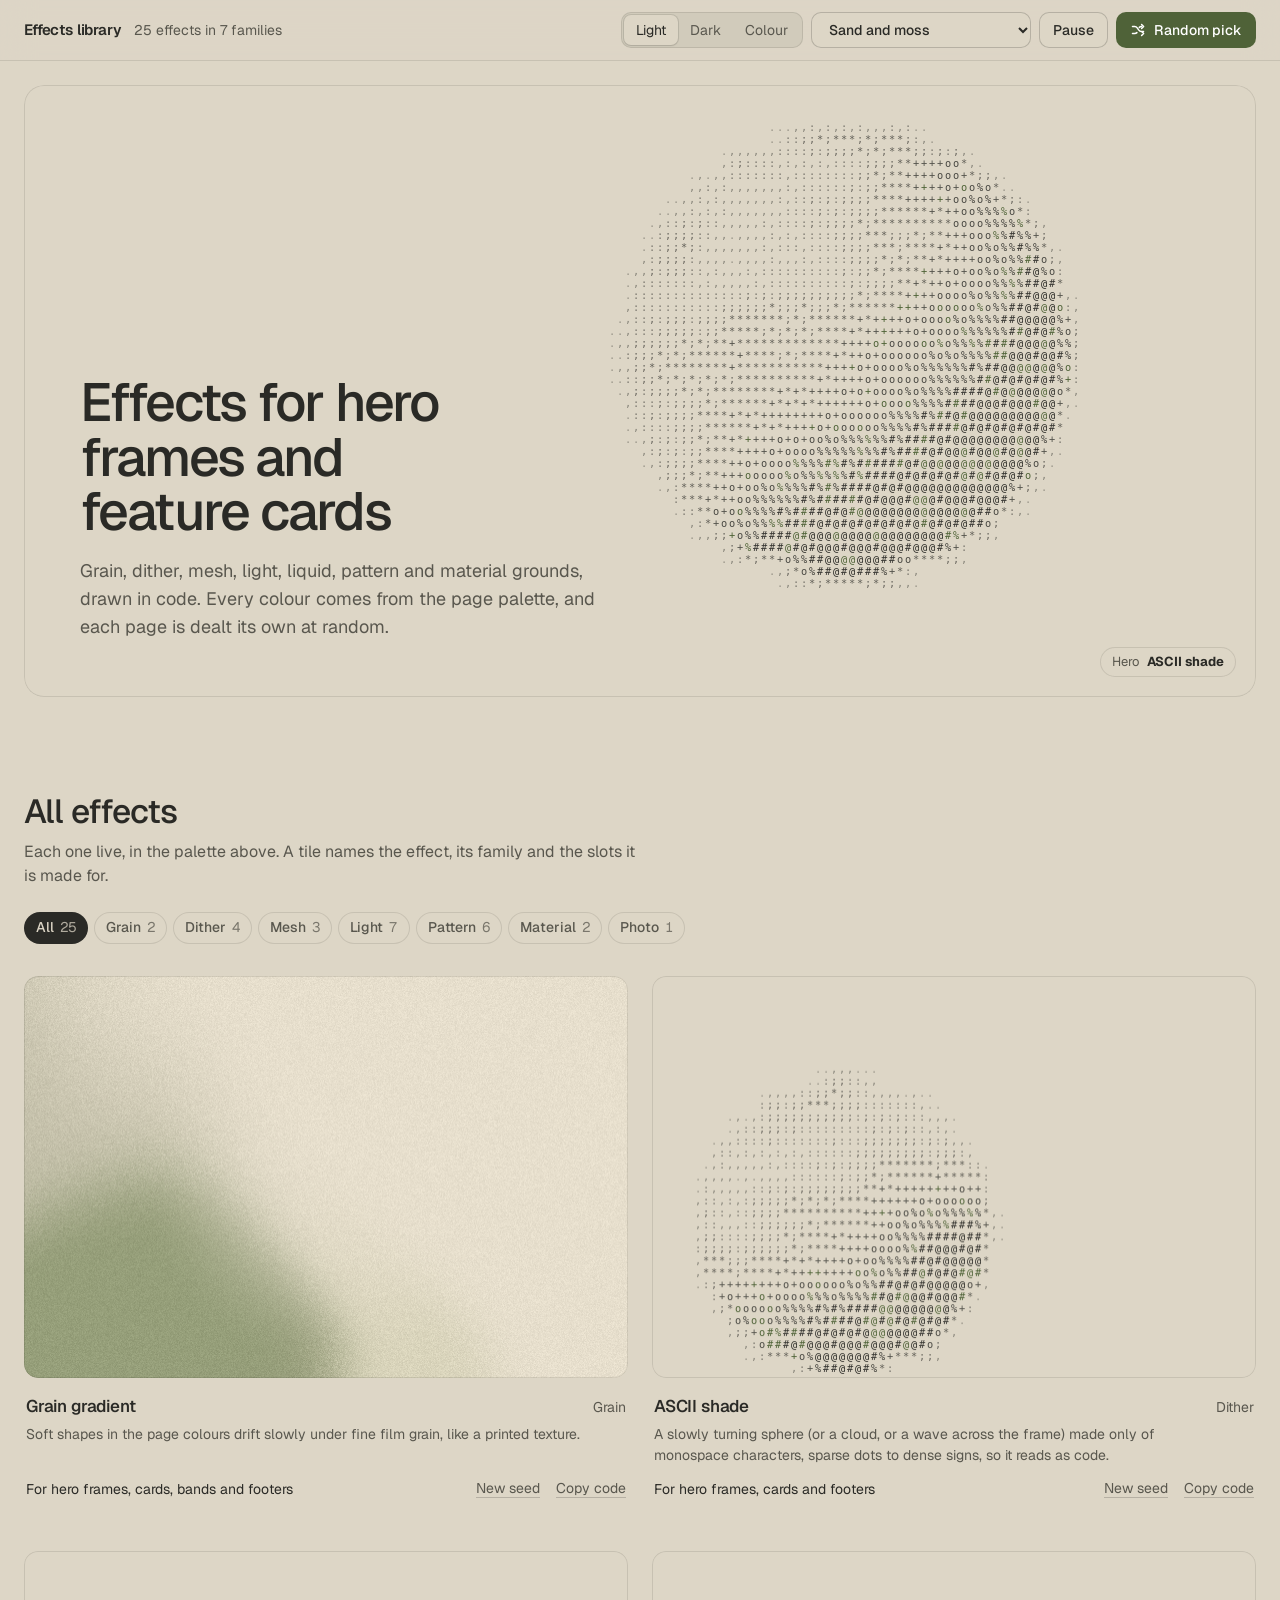
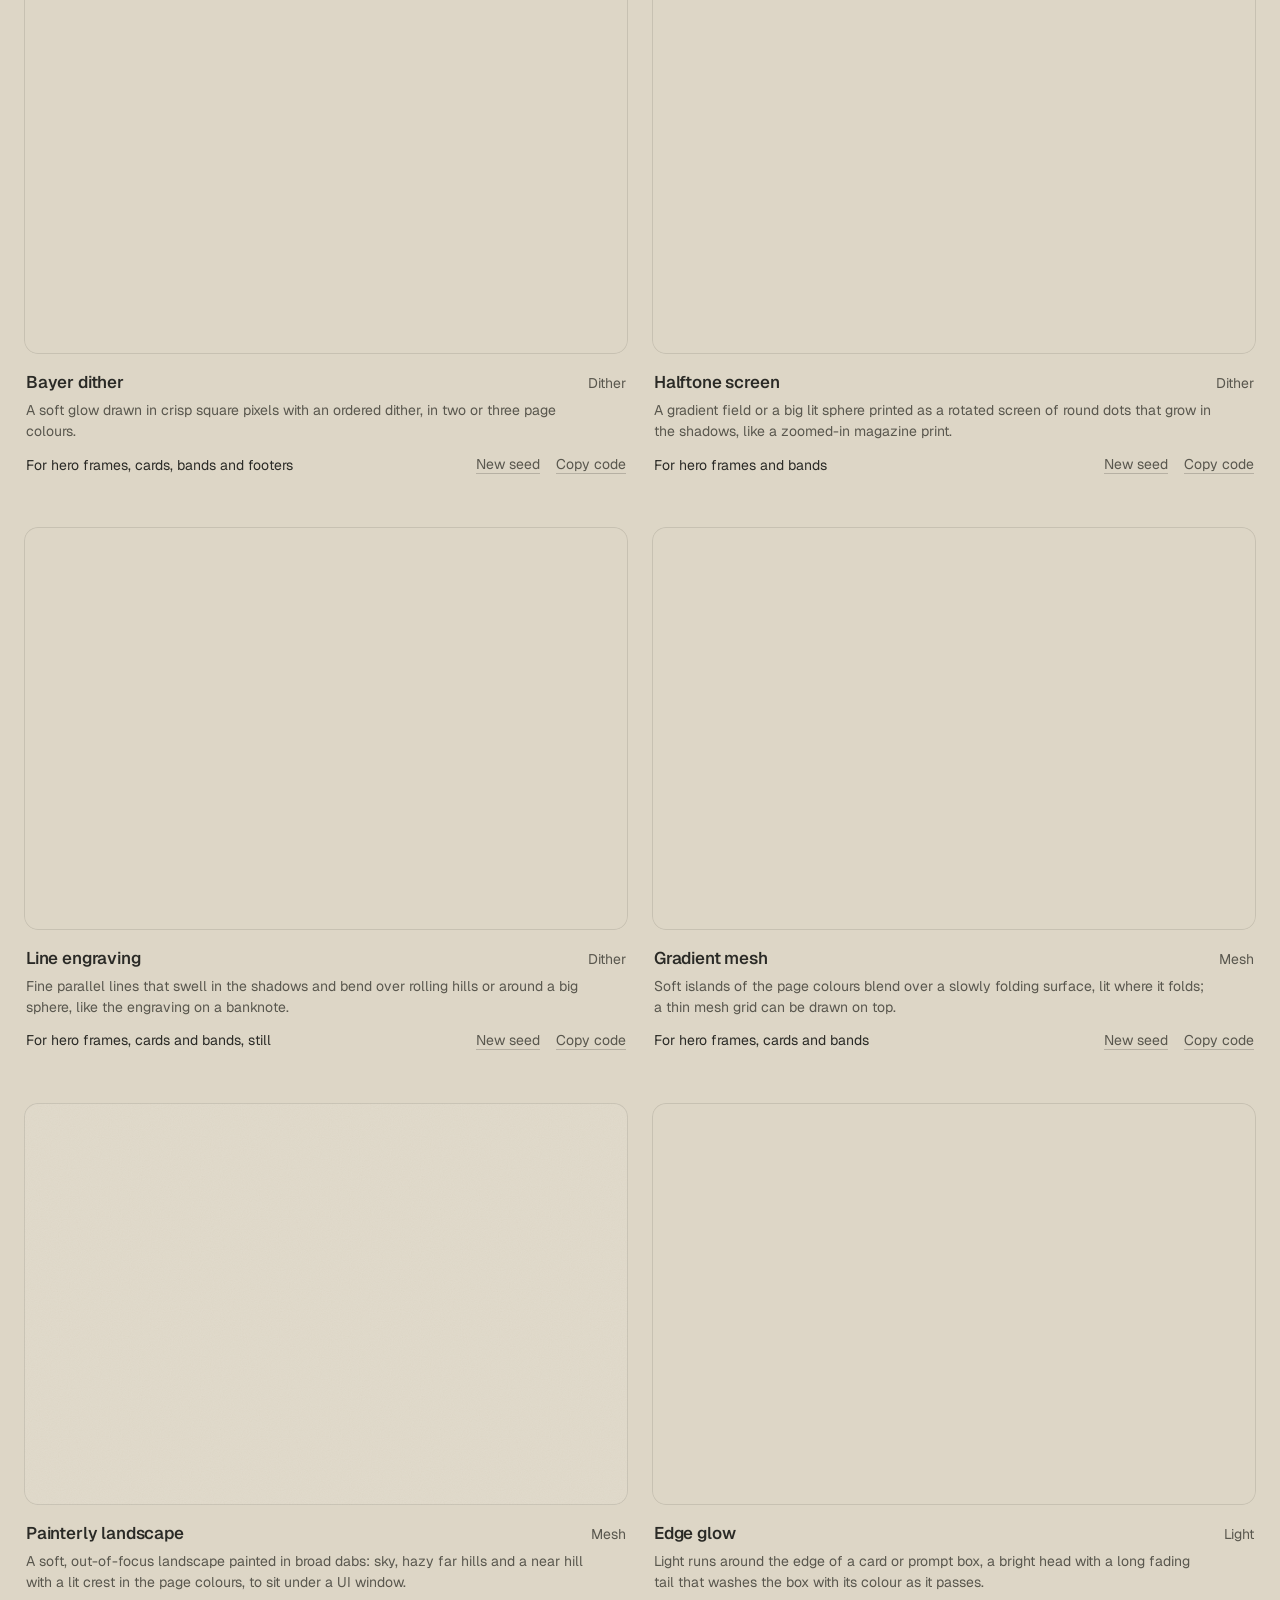
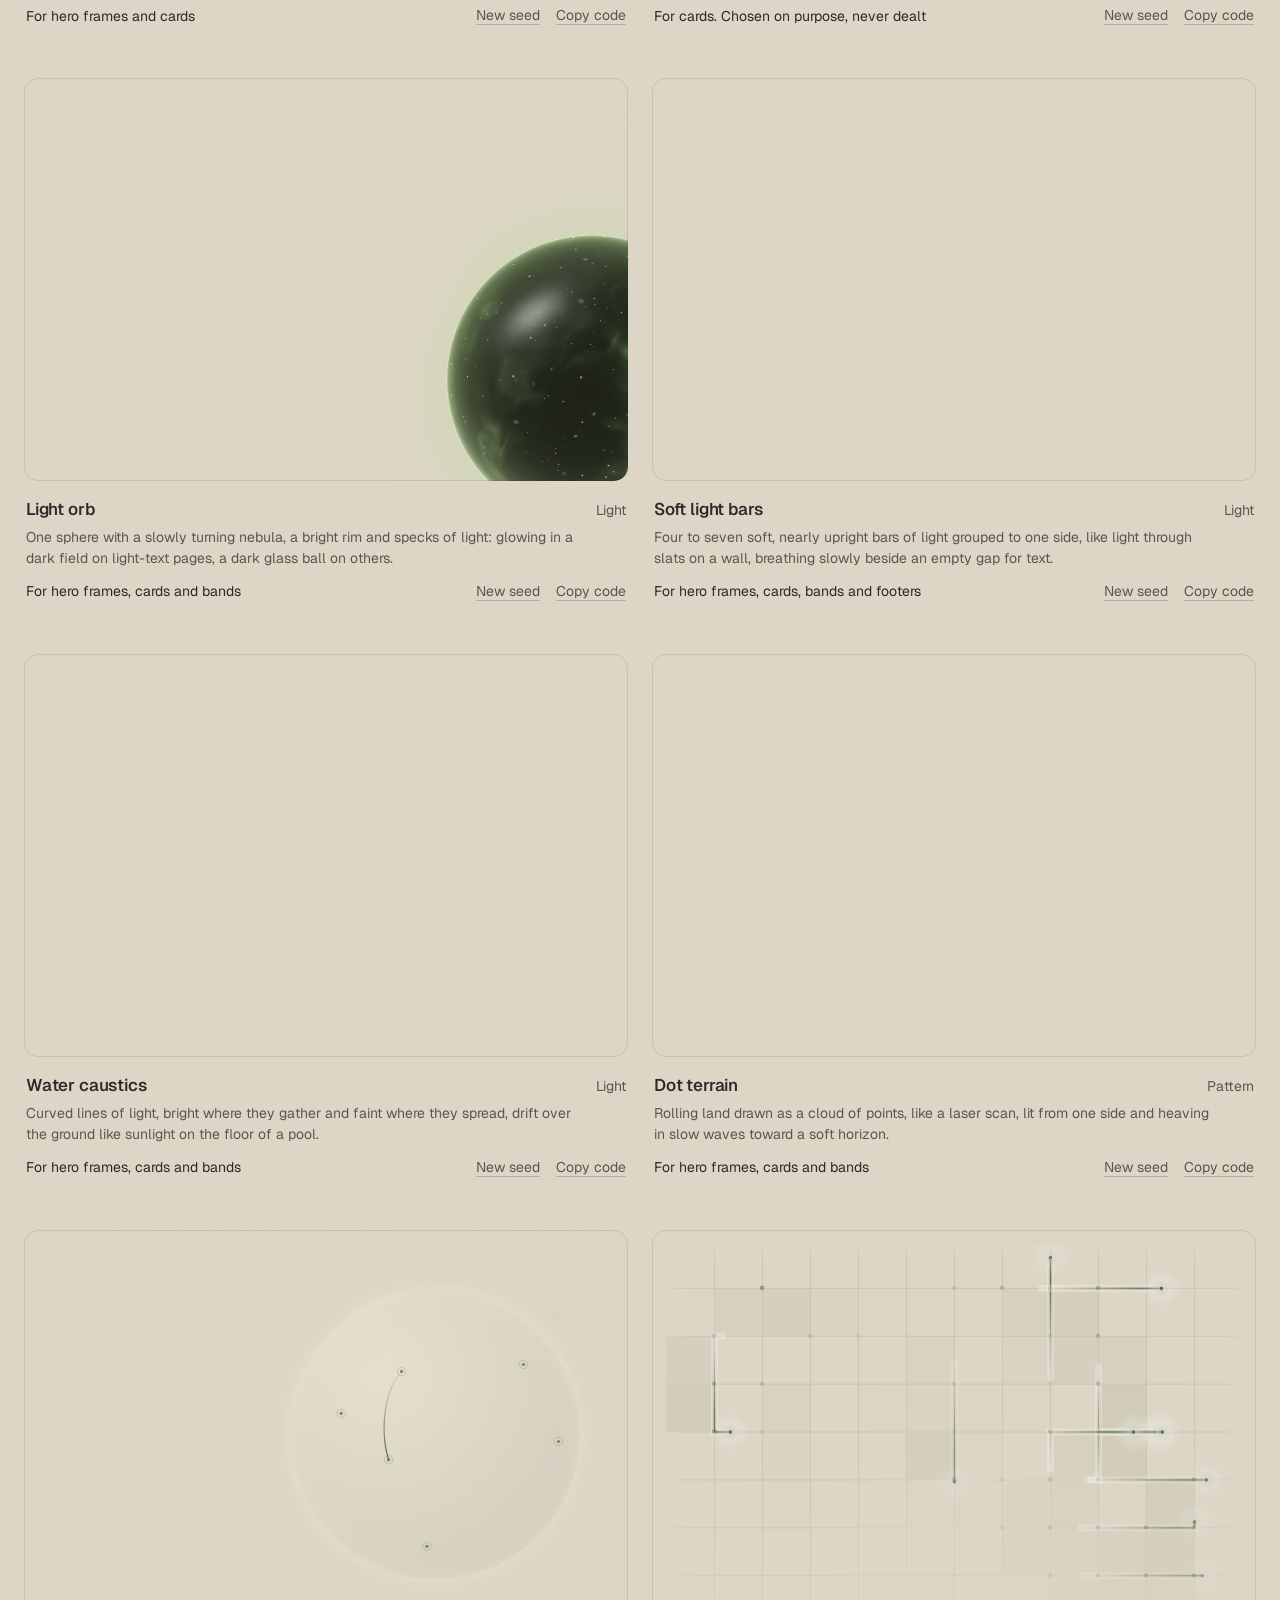
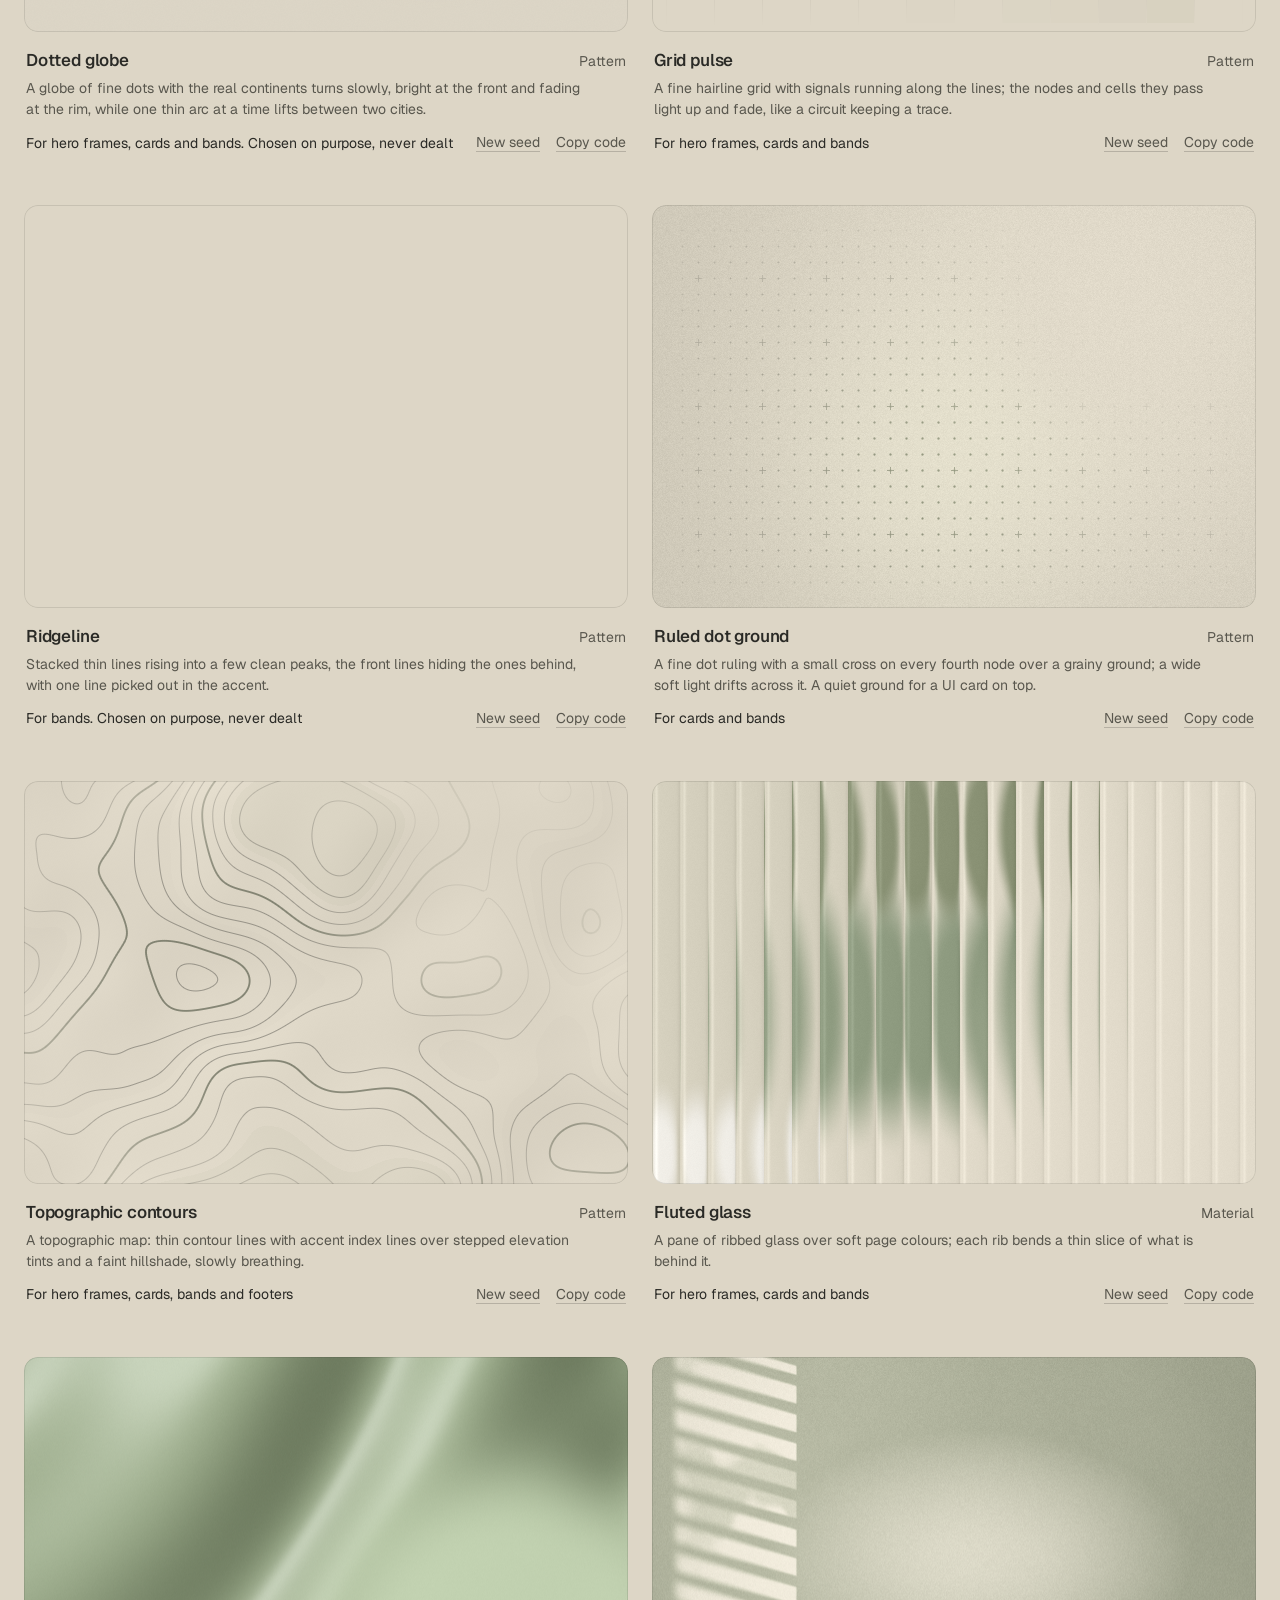
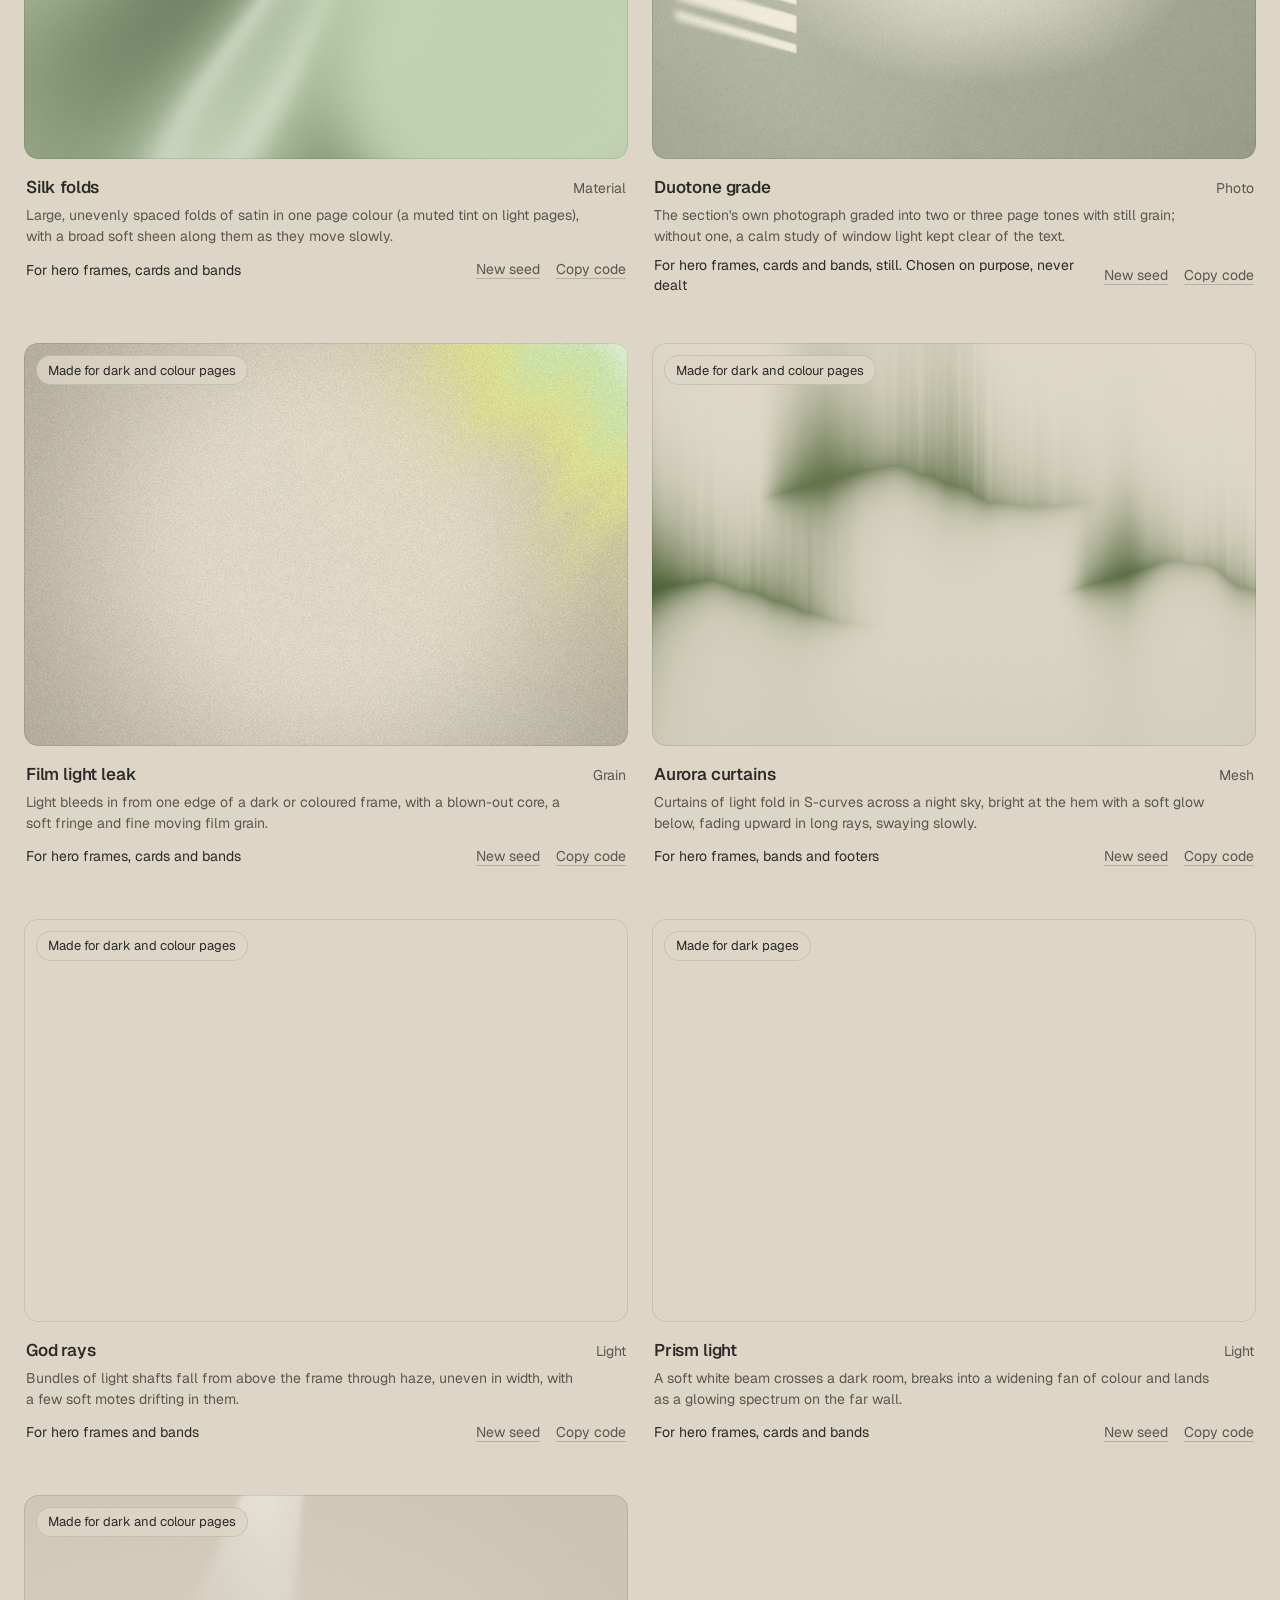
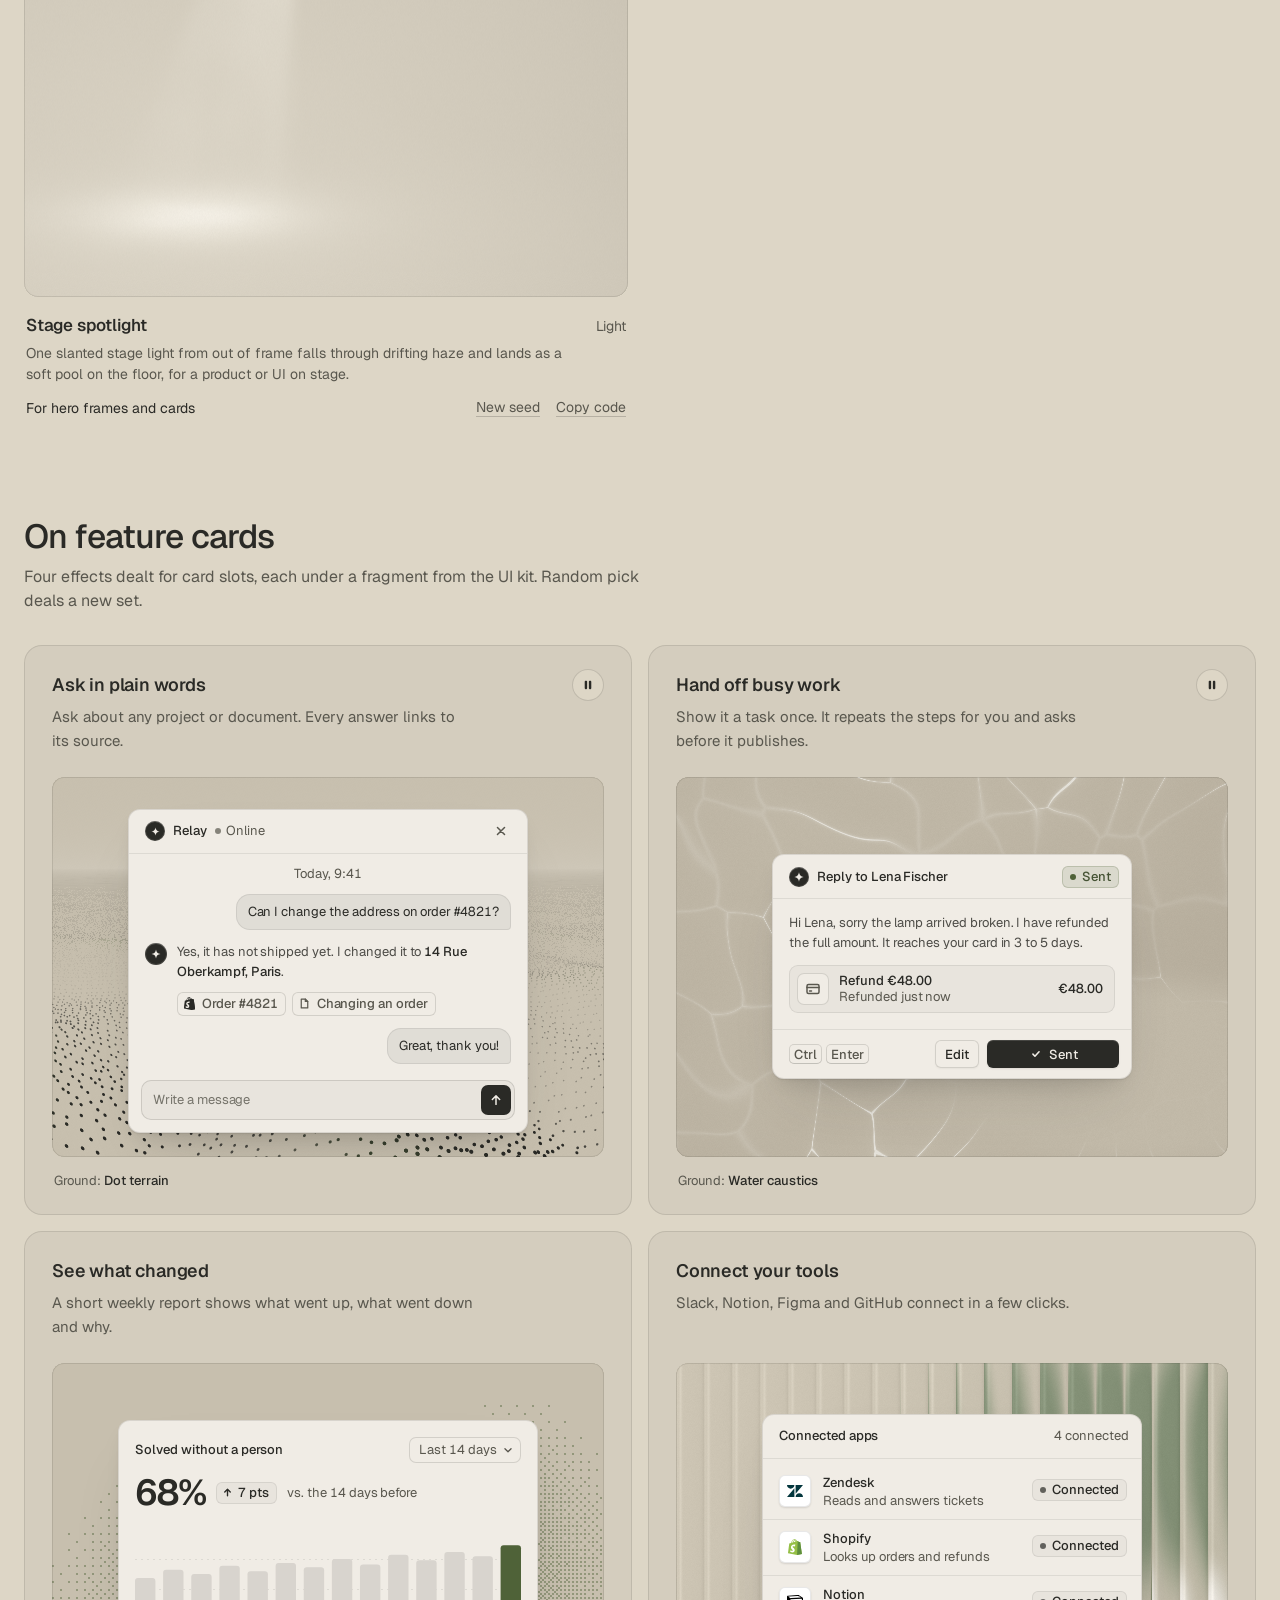
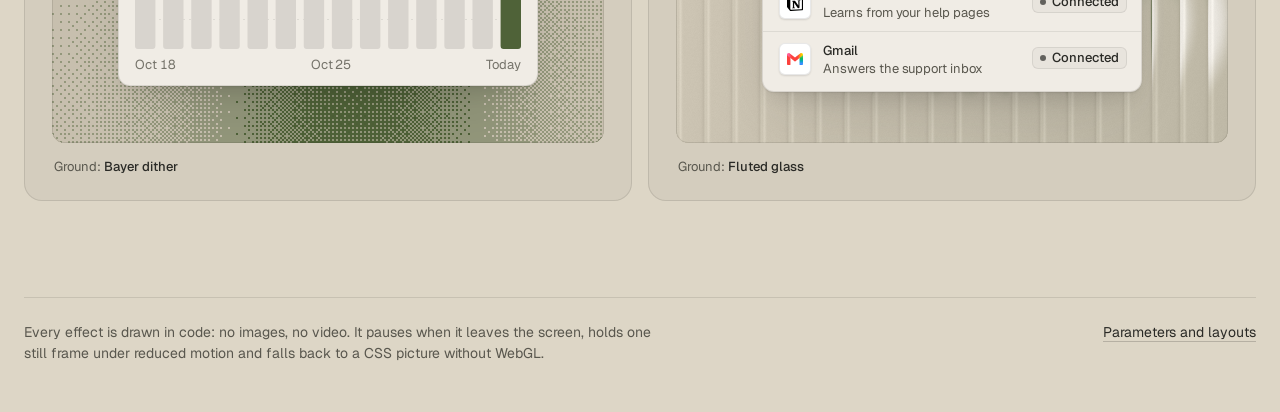
<file: .claude/skills/taste-skill/assets/effects/gallery.html>
<!doctype html>
<html lang="en">
<head>
<script>window.__tpGlMax = 16;   /* a gallery shows many live effects at once; a page of a site keeps the default 4 (fx.js) */</script>
<meta charset="utf-8">
<meta name="viewport" content="width=device-width, initial-scale=1">
<title>Effects library</title>
<meta name="description" content="Effects drawn in code for hero frames, feature cards and bands, in the page palette.">
<link rel="icon" href="data:,">
<link rel="preconnect" href="https://fonts.googleapis.com">
<link rel="preconnect" href="https://fonts.gstatic.com" crossorigin>
<link href="https://fonts.googleapis.com/css2?family=Geist:wght@100..900&family=Geist+Mono:wght@100..900&display=swap" rel="stylesheet">
<style>
  /* the page palette; the script sets these from the palette switcher */
  :root {
    --bg: #ddd6c6; --surface: #d2cab8; --ink: #2a2a26; --muted: #59574e; --accent: #4f6238; --accent-ink: #ffffff;
    --card: #d2cab8; --panel: #cbc3b1; --win: #eeebe3; --win-surface: #e4e0d6;
    color-scheme: light;
  }
  @media (prefers-color-scheme: dark) {
    :root:not([data-theme="light"]) {
      --bg: #0a0d14; --surface: #131824; --ink: #e9edf3; --muted: #8891a1; --accent: #5ab9fc; --accent-ink: #0a0d14;
      --card: #131824; --panel: #0a0d14; --win: #1d2230; --win-surface: #262c3b;
      color-scheme: dark;
    }
  }
  :root[data-theme="dark"] {
    --bg: #0a0d14; --surface: #131824; --ink: #e9edf3; --muted: #8891a1; --accent: #5ab9fc; --accent-ink: #0a0d14;
    --card: #131824; --panel: #0a0d14; --win: #1d2230; --win-surface: #262c3b;
    color-scheme: dark;
  }
  :root {
    --line: color-mix(in oklab, var(--ink) 12%, transparent);
    --line-2: color-mix(in oklab, var(--ink) 22%, transparent);
    --chip: color-mix(in oklab, var(--ink) 6%, var(--bg));
    --font: "Geist", ui-sans-serif, system-ui, -apple-system, "Segoe UI", Roboto, "Helvetica Neue", Arial, sans-serif;
    --mono: "Geist Mono", ui-monospace, "SFMono-Regular", Consolas, monospace;
    --wrap: 1320px;
    --gut: 24px;
  }
  * { box-sizing: border-box; }
  html { -webkit-text-size-adjust: 100%; scroll-behavior: smooth; }
  @media (prefers-reduced-motion: reduce) { html { scroll-behavior: auto; } }
  body {
    margin: 0; background: var(--bg); color: var(--ink);
    font: 15px/1.5 var(--font); -webkit-font-smoothing: antialiased; font-feature-settings: "ss01" 0;
    overflow-x: hidden;
  }
  button, select { font: inherit; color: inherit; }
  :focus-visible { outline: 2px solid var(--accent); outline-offset: 2px; }
  .wrap { max-width: calc(var(--wrap) + 2 * var(--gut)); margin: 0 auto; padding: 0 var(--gut); }

  /* top bar */
  .top { position: sticky; top: 0; z-index: 50; background: color-mix(in oklab, var(--bg) 86%, transparent);
    backdrop-filter: blur(16px) saturate(1.2); -webkit-backdrop-filter: blur(16px) saturate(1.2); border-bottom: 1px solid var(--line); }
  .top-in { display: flex; align-items: center; gap: 12px 8px; padding-top: 12px; padding-bottom: 12px; }
  .top-in .controls { margin-left: auto; }
  .brand { display: flex; align-items: baseline; gap: 12px; min-width: 0; }
  .brand b { font-size: 15px; font-weight: 600; letter-spacing: -0.01em; white-space: nowrap; }
  .brand span { color: var(--muted); font-size: 14px; white-space: nowrap; }
  .controls { display: flex; align-items: center; gap: 8px; flex-wrap: wrap; }
  .seg { display: inline-flex; padding: 3px; border-radius: 10px; background: var(--chip); box-shadow: inset 0 0 0 1px var(--line); }
  .seg button { height: 30px; border: 0; background: transparent; padding: 0 12px; border-radius: 7px; cursor: pointer; color: var(--muted); font-size: 14px; }
  .seg button[aria-pressed="true"] { background: var(--bg); color: var(--ink); box-shadow: 0 0 0 1px var(--line), 0 1px 2px rgb(0 0 0 / 0.08); }
  .btn, .select {
    height: 36px; padding: 0 14px; border-radius: 10px; border: 0; background: var(--bg); color: var(--ink);
    box-shadow: inset 0 0 0 1px var(--line-2); cursor: pointer; display: inline-flex; align-items: center; gap: 8px;
    font-size: 14px; font-weight: 500; white-space: nowrap;
  }
  .btn:hover, .select:hover { box-shadow: inset 0 0 0 1px color-mix(in oklab, var(--ink) 38%, transparent); }
  .btn--primary { background: var(--accent); color: var(--accent-ink); box-shadow: none; }
  .btn--primary:hover { box-shadow: none; background: color-mix(in oklab, var(--accent) 88%, var(--ink)); }
  .btn svg { width: 16px; height: 16px; flex: none; }
  .select { max-width: 220px; padding-right: 10px; }

  /* hero: a dealt hero effect with text in its calm area */
  .hero { position: relative; margin-top: 24px; height: clamp(480px, 68vh, 660px); border-radius: 20px; overflow: hidden;
    display: flex; flex-direction: column; justify-content: flex-end; }
  .hero::after, .stage::after, .panel::after { content: ""; position: absolute; inset: 0; border-radius: inherit; box-shadow: inset 0 0 0 1px var(--line); pointer-events: none; z-index: 2; }
  .hero-copy { position: relative; z-index: 1; padding: 56px; max-width: 760px; }
  .hero h1 { max-width: 9.5em; margin: 0 0 18px; font-size: clamp(38px, 3.4vw + 10px, 62px); line-height: 1.02; letter-spacing: -0.035em; font-weight: 520; text-wrap: balance; }
  .hero p { margin: 0; max-width: 44ch; font-size: 18px; line-height: 28px; color: var(--muted); text-wrap: pretty; }
  .hero-tag { position: absolute; right: 20px; bottom: 20px; z-index: 3; }
  .tag { display: inline-flex; align-items: center; gap: 8px; height: 30px; padding: 0 12px; border-radius: 999px; font-size: 13px;
    background: color-mix(in oklab, var(--bg) 82%, transparent); color: var(--ink); box-shadow: inset 0 0 0 1px var(--line);
    backdrop-filter: blur(10px); -webkit-backdrop-filter: blur(10px); white-space: nowrap; }
  .tag span { color: var(--muted); }

  /* sections */
  section { padding-top: 96px; }
  .sec-head { display: flex; align-items: flex-end; justify-content: space-between; gap: 24px 48px; flex-wrap: wrap; margin-bottom: 32px; }
  .sec-head h2 { margin: 0 0 10px; font-size: clamp(28px, 1.2vw + 18px, 36px); line-height: 1.1; letter-spacing: -0.025em; font-weight: 520; }
  .sec-head p { margin: 0; color: var(--muted); max-width: 56ch; font-size: 16px; line-height: 24px; text-wrap: pretty; }
  .filters { display: flex; flex-wrap: wrap; gap: 6px; }
  .filters button { height: 32px; padding: 0 12px; border-radius: 999px; border: 0; cursor: pointer; font-size: 14px; color: var(--muted);
    background: transparent; box-shadow: inset 0 0 0 1px var(--line); }
  .filters button b { font-weight: 500; }
  .filters button span { margin-left: 6px; font-variant-numeric: tabular-nums; opacity: 0.75; }
  .filters button[aria-pressed="true"] { background: var(--ink); color: var(--bg); box-shadow: none; }

  /* the grid of every effect: one size of tile, labels under the picture */
  .grid { display: grid; grid-template-columns: repeat(2, minmax(0, 1fr)); gap: 48px 24px; }
  .tile { min-width: 0; display: flex; flex-direction: column; }
  .tile[hidden] { display: none; }
  .stage { position: relative; aspect-ratio: 3 / 2; border-radius: 14px; overflow: hidden; background: var(--bg); }
  .badge { position: absolute; top: 12px; left: 12px; z-index: 3; }
  .info { padding: 16px 2px 0; display: grid; gap: 6px; }
  .info-top { display: flex; align-items: baseline; justify-content: space-between; gap: 16px; }
  .info h3 { margin: 0; font-size: 17px; line-height: 24px; font-weight: 560; letter-spacing: -0.01em; }
  .fam { flex: none; font-size: 14px; color: var(--muted); }
  .look { margin: 0; color: var(--muted); font-size: 14px; line-height: 21px; max-width: 62ch; min-height: 42px;
    display: -webkit-box; -webkit-line-clamp: 2; -webkit-box-orient: vertical; overflow: hidden; }
  .info-foot { display: flex; align-items: center; justify-content: space-between; gap: 16px; margin-top: 2px; }
  .for { margin: 0; font-size: 14px; line-height: 20px; }
  .links { flex: none; display: flex; gap: 16px; }
  .links button { border: 0; background: none; padding: 4px 0; cursor: pointer; font-size: 14px; color: var(--muted);
    text-decoration: underline; text-decoration-color: var(--line-2); text-underline-offset: 4px; }
  .links button:hover { color: var(--ink); text-decoration-color: currentColor; }

  /* feature cards: an effect ground in the inset panel and a UI fragment on top */
  .cards { display: grid; grid-template-columns: repeat(2, minmax(0, 1fr)); gap: 16px; }
  .card { background: var(--card); border-radius: 18px; padding: 28px 28px 24px; box-shadow: inset 0 0 0 1px var(--line); display: flex; flex-direction: column; min-width: 0; }
  .card h3 { margin: 0 0 8px; font-size: 18px; line-height: 24px; font-weight: 560; letter-spacing: -0.01em; }
  .card > p:not(.ground) { margin: 0; color: var(--muted); font-size: 15px; line-height: 24px; max-width: 44ch; min-height: 48px; text-wrap: pretty; }
  .panel { position: relative; margin-top: 24px; height: 380px; border-radius: 12px; overflow: hidden; display: grid; place-items: center; padding: 32px; }
  .panel--bleed { place-items: end center; padding-bottom: 0; }
  .panel--bleed > .slot { margin-bottom: -48px; }
  .slot { position: relative; z-index: 1; max-width: 100%;
    --ui-font: var(--font); --ui-mono: var(--mono); --ui-radius: 12px;
    --fx-bg: var(--win); --fx-surface: var(--win-surface); --fx-ink: var(--ink); --fx-muted: var(--muted);
    --fx-accent: var(--accent); --fx-accent-ink: var(--accent-ink); }
  .ground { margin: 14px 2px 0; font-size: 13px; line-height: 20px; color: var(--muted); }
  .ground b { font-weight: 500; color: var(--ink); }

  .foot { padding-top: 96px; padding-bottom: 48px; }
  .foot-in > div { border-top: 1px solid var(--line); padding-top: 24px; display: flex; justify-content: space-between; gap: 16px 48px; flex-wrap: wrap; color: var(--muted); font-size: 14px; }
  .foot-in p { margin: 0; max-width: 72ch; }
  .foot a { color: var(--ink); text-underline-offset: 4px; text-decoration-color: var(--line-2); }
  .empty { padding: 64px 0; color: var(--muted); }

  .toast { position: fixed; left: 50%; bottom: 24px; z-index: 60; transform: translate(-50%, 16px); opacity: 0; pointer-events: none;
    max-width: calc(100vw - 32px); padding: 10px 16px; border-radius: 12px; background: var(--ink); color: var(--bg); font-size: 14px;
    transition: opacity .2s ease, transform .2s ease; }
  .toast.on { opacity: 1; transform: translate(-50%, 0); }

  @media (max-width: 1080px) {
    .hero-copy { padding: 40px; }
  }
  @media (max-width: 860px) {
    .grid, .cards { grid-template-columns: minmax(0, 1fr); }
    .grid { gap: 40px; }
  }
  @media (max-width: 720px) {
    :root { --gut: 16px; }
    .top { position: static; }
    .brand span, .select { display: none; }
    .top-in { display: grid; grid-template-columns: 1fr auto; grid-template-areas: "brand deal" "controls controls"; }
    .brand { grid-area: brand; }
    #deal { grid-area: deal; }
    .top-in .controls { grid-area: controls; margin-left: 0; flex-wrap: nowrap; }
    .seg { flex: 1; }
    .seg button { flex: 1; }
    .hero { margin-top: 16px; height: 560px; border-radius: 16px; }
    .hero-copy { padding: 28px 24px 72px; }
    .hero p { font-size: 16px; line-height: 24px; }
    .hero-tag { left: 24px; right: auto; bottom: 20px; }
    section { padding-top: 72px; }
    .card { padding: 20px; }
    .panel { height: 340px; padding: 20px 16px; }
    .info-foot { flex-wrap: wrap; }
  }
</style>
</head>
<body>
<header class="top">
  <div class="wrap top-in">
    <div class="brand"><b>Effects library</b><span id="count"></span></div>
    <div class="controls">
      <div class="seg" role="group" aria-label="Palette kind">
        <button type="button" data-kind="light">Light</button>
        <button type="button" data-kind="dark">Dark</button>
        <button type="button" data-kind="colour">Colour</button>
      </div>
      <select class="select" id="pal" aria-label="Palette"></select>
      <button type="button" class="btn" id="pause" aria-pressed="false">Pause</button>
    </div>
    <button type="button" class="btn btn--primary" id="deal">
        <svg viewBox="0 0 16 16" aria-hidden="true"><path d="M2.5 4.5h2.2c1.2 0 2 .6 2.7 1.6l1.2 1.8c.7 1 1.5 1.6 2.7 1.6h2.2M11.6 2.5l2 2-2 2M2.5 11.5h2.2c.9 0 1.6-.3 2.2-.9M11.6 9.5l2 2-2 2M9.3 5.4c.6-.6 1.3-.9 2.1-.9" fill="none" stroke="currentColor" stroke-width="1.5" stroke-linecap="round" stroke-linejoin="round"/></svg>
        Random pick
    </button>
  </div>
</header>

<main>
  <div class="wrap">
    <div class="hero" id="hero">
      <div class="hero-copy">
        <h1>Effects for hero frames and feature cards</h1>
        <p id="lede">Grain, dither, mesh, light, liquid, pattern and material grounds, drawn in code. Every colour comes from the page palette, and each page is dealt its own at random.</p>
      </div>
      <div class="hero-tag"><span class="tag" id="hero-tag"><span>Hero</span> <b></b></span></div>
    </div>
  </div>

  <section id="all">
    <div class="wrap">
      <div class="sec-head">
        <div>
          <h2>All effects</h2>
          <p>Each one live, in the palette above. A tile names the effect, its family and the slots it is made for.</p>
        </div>
        <div class="filters" id="filters" role="group" aria-label="Family"></div>
      </div>
      <div class="grid" id="grid"></div>
    </div>
  </section>

  <section id="cards">
    <div class="wrap">
      <div class="sec-head">
        <div>
          <h2>On feature cards</h2>
          <p>Four effects dealt for card slots, each under a fragment from the UI kit. Random pick deals a new set.</p>
        </div>
      </div>
      <div class="cards">
        <article class="card">
          <h3>Ask in plain words</h3>
          <p>Ask about any project or document. Every answer links to its source.</p>
          <div class="panel" data-card="0"><div class="slot" data-ui-load="chat"></div></div>
          <p class="ground">Ground: <b></b></p>
        </article>
        <article class="card">
          <h3>Hand off busy work</h3>
          <p>Show it a task once. It repeats the steps for you and asks before it publishes.</p>
          <div class="panel" data-card="1"><div class="slot" data-ui-load="cursor"></div></div>
          <p class="ground">Ground: <b></b></p>
        </article>
        <article class="card">
          <h3>See what changed</h3>
          <p>A short weekly report shows what went up, what went down and why.</p>
          <div class="panel" data-card="2"><div class="slot" data-ui-load="stat"></div></div>
          <p class="ground">Ground: <b></b></p>
        </article>
        <article class="card">
          <h3>Connect your tools</h3>
          <p>Slack, Notion, Figma and GitHub connect in a few clicks.</p>
          <div class="panel" data-card="3"><div class="slot" data-ui-load="integrations"></div></div>
          <p class="ground">Ground: <b></b></p>
        </article>
      </div>
    </div>
  </section>

  <footer class="foot">
    <div class="wrap foot-in"><div>
      <p>Every effect is drawn in code: no images, no video. It pauses when it leaves the screen, holds one still frame under reduced motion and falls back to a CSS picture without WebGL.</p>
      <p><a id="lab" href="lab.html">Parameters and layouts</a></p>
    </div></div>
  </footer>
</main>
<div class="toast" id="toast" role="status" aria-live="polite"></div>

<script id="paths" type="application/json">{"fx": "./", "ui": "../ui/"}</script>
<script id="palettes" type="application/json">[{"id":"white-link-blue","name":"Sheet and biro","bg":"#ffffff","surface":"#f4f4f4","ink":"#111111","muted":"#6b6b6b","accent":"#1a4be0","accentInk":"#ffffff"},{"id":"cool-white-slate","name":"Frost and slate","bg":"#f7f9fa","surface":"#ecf0f2","ink":"#1f3038","muted":"#5d6b72","accent":"#0d7480","accentInk":"#ffffff"},{"id":"rose-grey-green","name":"Rose grey, green","bg":"#ebe5e3","surface":"#e1dad7","ink":"#2b2622","muted":"#6a615d","accent":"#0f7d45","accentInk":"#ffffff"},{"id":"paper-grey-brass","name":"Newsprint and brass","bg":"#e8e8e3","surface":"#dcdcd6","ink":"#181715","muted":"#63625c","accent":"#bfb21a","accentInk":"#181715"},{"id":"stone-blueprint","name":"Stone and blueprint","bg":"#dfdedb","surface":"#d3d2ce","ink":"#26251e","muted":"#5f5d55","accent":"#2456d6","accentInk":"#ffffff"},{"id":"white-navy-tab","name":"Navy on white","bg":"#ffffff","surface":"#f4f4f2","ink":"#1f2b4d","muted":"#6a7186","accent":"#f7941d","accentInk":"#1f2b4d"},{"id":"three-stones","name":"Three stones","bg":"#eeecea","surface":"#e4e1dd","ink":"#333231","muted":"#6b6763","accent":"#5c6b54","accentInk":"#ffffff"},{"id":"putty-black-teal","name":"Putty and black","bg":"#dedad3","surface":"#d3cec6","ink":"#0a0a0a","muted":"#5c5852","accent":"#256f82","accentInk":"#ffffff"},{"id":"moss-sand","name":"Sand and moss","bg":"#ddd6c6","surface":"#d2cab8","ink":"#2a2a26","muted":"#59574e","accent":"#4f6238","accentInk":"#ffffff"},{"id":"green-mat-chocolate","name":"Bone, green, chocolate","bg":"#e5e1d8","surface":"#dad5ca","ink":"#2a1d17","muted":"#6b5b51","accent":"#456f3a","accentInk":"#ffffff"},{"id":"lunar-grey-bronze","name":"Lunar and bronze","bg":"#111111","surface":"#1c1c1c","ink":"#f2f2f2","muted":"#8f8f8f","accent":"#a08672","accentInk":"#111111"},{"id":"blue-black-cornflower","name":"Night and sky blue","bg":"#0a0d14","surface":"#131824","ink":"#e9edf3","muted":"#8891a1","accent":"#5ab9fc","accentInk":"#0a0d14"},{"id":"green-black-bone","name":"Green-black and bone","bg":"#161c1a","surface":"#1f2725","ink":"#e3e2da","muted":"#8e948d","accent":"#9fc7b8","accentInk":"#161c1a"},{"id":"black-crimson","name":"Black and crimson","bg":"#0a0a0a","surface":"#151515","ink":"#efefef","muted":"#8c8c8c","accent":"#b11226","accentInk":"#ffffff"},{"id":"forest-pale-lime","name":"Forest and lime","bg":"#0f1f10","surface":"#162a17","ink":"#ffffff","muted":"#9aa39a","accent":"#c6f19d","accentInk":"#0f1f10"},{"id":"charcoal-room-sage","name":"Charcoal and sage","bg":"#1c1c1c","surface":"#262626","ink":"#f1f1ef","muted":"#9a9b96","accent":"#8fa68e","accentInk":"#1c1c1c"},{"id":"warm-black-gold","name":"Warm black, gold","bg":"#0c0a08","surface":"#181512","ink":"#ffffff","muted":"#8f8a84","accent":"#c9a45a","accentInk":"#0c0a08"},{"id":"graphite-safety-orange","name":"Graphite and orange","bg":"#18191b","surface":"#222427","ink":"#eff0f1","muted":"#9c9ea3","accent":"#ff4a1f","accentInk":"#18191b"},{"id":"soot-pale-lime","name":"Soot and lime","bg":"#0f0f0f","surface":"#1a1a1a","ink":"#ffffff","muted":"#8f8f8f","accent":"#dafa9c","accentInk":"#0f0f0f"},{"id":"plum-black-pink","name":"Plum-black and pink","bg":"#0d060b","surface":"#1b0e17","ink":"#ffffff","muted":"#9a8f97","accent":"#ff488b","accentInk":"#0d060b"},{"id":"white-signal-red","name":"Signal red, white","bg":"#ffffff","surface":"#f2f2f2","ink":"#0a0a0a","muted":"#6b6b6b","accent":"#d92b21","accentInk":"#ffffff"},{"id":"white-mint-tiles","name":"Greys and mint","bg":"#ffffff","surface":"#f3f3f3","ink":"#232323","muted":"#6e6e6e","accent":"#a1ffcb","accentInk":"#232323"},{"id":"cool-grey-cobalt","name":"Cool grey, cobalt","bg":"#eef0f3","surface":"#e2e5ea","ink":"#0b0c0e","muted":"#5d6470","accent":"#1f2de6","accentInk":"#ffffff"},{"id":"offwhite-bottle-yellow","name":"Bottle ink, yellow","bg":"#f7f7f7","surface":"#ebebeb","ink":"#0d2a1c","muted":"#5f6b64","accent":"#f6e016","accentInk":"#0d2a1c"},{"id":"teal-on-paper","name":"Teal on paper","bg":"#f7f9f8","surface":"#ebf0ee","ink":"#06525c","muted":"#2f737d","accent":"#06525c","accentInk":"#f7f9f8"},{"id":"navy-pink","name":"Navy and pink","bg":"#1a2039","surface":"#212846","ink":"#f9a3c0","muted":"#b9879c","accent":"#f9a3c0","accentInk":"#1a2039"},{"id":"blush-aubergine","name":"Blush and aubergine","bg":"#edccbe","surface":"#e8c2b2","ink":"#351a2b","muted":"#6c4857","accent":"#351a2b","accentInk":"#edccbe"},{"id":"cobalt-on-sand","name":"Cobalt on sand","bg":"#e6dbc7","surface":"#ddd0b9","ink":"#062b8a","muted":"#3a5aa8","accent":"#062b8a","accentInk":"#e6dbc7"},{"id":"oxblood-grey","name":"Oxblood and grey","bg":"#e2e2e2","surface":"#d6d6d6","ink":"#7d0c14","muted":"#7a4a4e","accent":"#7d0c14","accentInk":"#e2e2e2"},{"id":"olive-on-bone","name":"Olive on bone","bg":"#ecebe7","surface":"#e1dfd9","ink":"#38450f","muted":"#5d683a","accent":"#38450f","accentInk":"#ecebe7"},{"id":"burgundy-bubblegum","name":"Burgundy and bubblegum","bg":"#3d0012","surface":"#4d0519","ink":"#ff99d3","muted":"#c77aa0","accent":"#ff99d3","accentInk":"#3d0012"},{"id":"bottle-green-gold","name":"Bottle green, gold","bg":"#133621","surface":"#1a4429","ink":"#f4d96c","muted":"#b3a55e","accent":"#f4d96c","accentInk":"#133621"},{"id":"cobalt-field","name":"Cobalt field","bg":"#0034eb","surface":"#002fd6","ink":"#ffffff","muted":"#dfe4f2","accent":"#e9e34a","accentInk":"#111111"},{"id":"mustard-field","name":"Mustard and black","bg":"#e1ac10","surface":"#cd9d0f","ink":"#0b0b0b","muted":"#4d3d0a","accent":"#24338f","accentInk":"#ffffff"},{"id":"carmine-field","name":"Carmine field","bg":"#9c1220","surface":"#8a101c","ink":"#ffffff","muted":"#f0b9bd","accent":"#ffd9dc","accentInk":"#9c1220"},{"id":"pink-field-lime","name":"Bubblegum and lime","bg":"#ff87ab","surface":"#ff739d","ink":"#0a0a0a","muted":"#6b1f3a","accent":"#def915","accentInk":"#0a0a0a"},{"id":"sky-field-navy","name":"Sky and navy","bg":"#6bb4ee","surface":"#7dbdf0","ink":"#0e1822","muted":"#1b3d5c","accent":"#ff5a1f","accentInk":"#0e1822"},{"id":"orange-field-black","name":"Orange and black","bg":"#ff7a1f","surface":"#ff8633","ink":"#050f16","muted":"#5a2306","accent":"#050f16","accentInk":"#ff7a1f"},{"id":"tobacco-olive","name":"Tobacco and olive","bg":"#472913","surface":"#55321a","ink":"#e4e0cf","muted":"#b39f84","accent":"#525e1b","accentInk":"#e4e0cf"},{"id":"poster-chapters","name":"Poster chapters","bg":"#e6e0d2","surface":"#dcd5c5","ink":"#1a1a1a","muted":"#5f5b52","accent":"#18bc42","accentInk":"#1a1a1a"},{"id":"blue-red-black","name":"Blue, red, black","bg":"#ffffff","surface":"#f3f3f3","ink":"#0a0a0a","muted":"#6b6b6b","accent":"#1f30e0","accentInk":"#ffffff"},{"id":"charcoal-primaries","name":"Charcoal and primaries","bg":"#191919","surface":"#242424","ink":"#ffffff","muted":"#9a9a9a","accent":"#0c7866","accentInk":"#ffffff"},{"id":"ultramarine-yellow","name":"Ultramarine and yellow","bg":"#1423b8","surface":"#1220a6","ink":"#ffffff","muted":"#e4e2d6","accent":"#1fc27a","accentInk":"#0a0a0a"},{"id":"candy-chapters","name":"Candy chapters","bg":"#ffd249","surface":"#f5c63c","ink":"#0a0a0a","muted":"#5e4a0a","accent":"#f53fd6","accentInk":"#0a0a0a"},{"id":"orange-sky-lime","name":"Orange, sky, lime","bg":"#ff8126","surface":"#ff8d3a","ink":"#111111","muted":"#5c2a05","accent":"#de194b","accentInk":"#ffffff"},{"id":"post-red-mustard","name":"Post red, mustard","bg":"#e2dccf","surface":"#d7d0c1","ink":"#2a1110","muted":"#6b524c","accent":"#4a6f84","accentInk":"#ffffff"},{"id":"mint-orange-grey","name":"Grey, mint, orange","bg":"#ffffff","surface":"#f5f5f5","ink":"#000000","muted":"#666666","accent":"#a7ff9c","accentInk":"#000000"},{"id":"report-blocks","name":"Report blocks","bg":"#ffffff","surface":"#f6f6f6","ink":"#000000","muted":"#5f5f5f","accent":"#fe7141","accentInk":"#000000"},{"id":"card-pastels","name":"Card pastels","bg":"#f7f7f5","surface":"#ebebe8","ink":"#000000","muted":"#666662","accent":"#d0106f","accentInk":"#ffffff"},{"id":"mint-pink-accounts","name":"Mint and pink","bg":"#f8f8f8","surface":"#eeeeee","ink":"#0a0a0a","muted":"#6a6a6a","accent":"#1f6b3a","accentInk":"#ffffff"},{"id":"swap-pastels","name":"Swapping pastels","bg":"#c3d7e5","surface":"#d0e0eb","ink":"#141414","muted":"#4a5068","accent":"#0f5257","accentInk":"#ffffff"},{"id":"blush-sage-slate","name":"Blush, sage, slate","bg":"#a6b3bc","surface":"#b2bdc5","ink":"#1c1c1c","muted":"#38424a","accent":"#2c3620","accentInk":"#e3e2da"},{"id":"candy-on-black","name":"Candy on black","bg":"#000000","surface":"#0d0d0d","ink":"#ffffff","muted":"#999999","accent":"#93f1f7","accentInk":"#000000"},{"id":"sky-sand","name":"Sky and sand","bg":"#cbe4f2","surface":"#bcdcee","ink":"#0a0a0a","muted":"#44606e","accent":"#b0298f","accentInk":"#ffffff"},{"id":"studio-grey","name":"Studio grey","bg":"#a8a8aa","surface":"#b4b4b6","ink":"#0e0e0e","muted":"#3a3a3c","accent":"#1f5c49","accentInk":"#ffffff"},{"id":"walnut-tan","name":"Walnut and tan","bg":"#2b2216","surface":"#382d1e","ink":"#e4e2da","muted":"#a39a8b","accent":"#bda38b","accentInk":"#2b2216"}]</script>
<script id="presets" type="application/json">{"light":"moss-sand","dark":"blue-black-cornflower","colour":"cobalt-field"}</script>
<script type="module">
  const $ = s => document.querySelector(s);
  const PATHS = JSON.parse($('#paths').textContent);
  const PALETTES = JSON.parse($('#palettes').textContent);
  const PRESETS = JSON.parse($('#presets').textContent);
  const byId = Object.fromEntries(PALETTES.map(p => [p.id, p]));
  const q = new URLSearchParams(location.search);

  const [{ default: fx }, { pick }] = await Promise.all([import(PATHS.fx + 'fx.js'), import(PATHS.fx + 'pick.js')]);
  const ui = await import(PATHS.ui + 'ui.js').then(m => m.default).catch(() => null);

  $('#lab').href = PATHS.fx + 'lab.html';
  if (q.has('fallback')) fx.config.forceFallback = true;
  if (q.has('webgl1')) fx.config.forceWebGL1 = true;
  if (q.has('time')) fx.setClock(+q.get('time'));

  const FAMILIES = { grain: 'Grain', dither: 'Dither', mesh: 'Mesh', light: 'Light', liquid: 'Liquid', pattern: 'Pattern', material: 'Material', photo: 'Photo' };
  const ORDER = Object.keys(FAMILIES);
  const SLOT_WORDS = { hero: 'hero frames', card: 'cards', band: 'bands', footer: 'footers' };
  const SLOT_ORDER = ['hero', 'card', 'band', 'footer'];
  const KIND_WORDS = { light: 'light', dark: 'dark', colour: 'colour' };
  // seeds that show each effect well in the grid; New seed on a tile deals another
  const SEEDS = {};
  const famName = f => FAMILIES[f] || f[0].toUpperCase() + f.slice(1);
  const andList = a => (a.length < 2 ? a.join('') : `${a.slice(0, -1).join(', ')} and ${a[a.length - 1]}`);

  const tiles = [];
  const cards = [...document.querySelectorAll('[data-card]')].map(el => ({ el, label: el.parentElement.querySelector('.ground b'), ctrl: null, id: null }));
  const hero = { el: $('#hero'), label: $('#hero-tag b'), ctrl: null, id: null };
  let index = null, palette = null, kind = 'light', paused = false, family = q.get('family') || '';

  /* ---------------------------------------------------------------- palette */
  function initialPalette() {
    const key = q.get('palette');
    if (key) return byId[PRESETS[key] || key] || byId[PRESETS.light];
    const dark = window.matchMedia && matchMedia('(prefers-color-scheme: dark)').matches;
    return byId[PRESETS[dark ? 'dark' : 'light']] || PALETTES[0];
  }
  // the card, its inset panel and the UI window on it, all from the page palette
  function derived(p, k) {
    const c = fx.color;
    if (k === 'light') return { card: c.mix(p.bg, p.ink, 0.045), panel: c.mix(p.surface, p.ink, 0.06), win: c.mix(p.bg, '#ffffff', 0.55), winSurface: c.mix(p.bg, '#ffffff', 0.25) };
    if (k === 'dark') return { card: c.mix(p.bg, p.ink, 0.05), panel: p.bg, win: c.mix(p.surface, p.ink, 0.07), winSurface: c.mix(p.surface, p.ink, 0.12) };
    return { card: c.mix(p.bg, p.ink, 0.07), panel: p.bg, win: c.mix(p.surface, p.ink, 0.12), winSurface: c.mix(p.surface, p.ink, 0.18) };
  }
  const cardPalette = () => { const d = derived(palette, kind); return fx.normalizePalette({ ...palette, bg: d.panel, surface: d.card }); };

  function applyVars() {
    const r = document.documentElement;
    const d = derived(palette, kind);
    const vars = { bg: palette.bg, surface: palette.surface, ink: palette.ink, muted: palette.muted, accent: palette.accent, 'accent-ink': palette.accentInk,
      card: d.card, panel: d.panel, win: d.win, 'win-surface': d.winSurface };
    for (const [k, v] of Object.entries(vars)) r.style.setProperty('--' + k, v);
    r.dataset.theme = kind === 'light' ? 'light' : 'dark';
    r.style.colorScheme = kind === 'light' ? 'light' : 'dark';
    for (const b of document.querySelectorAll('.seg button')) b.setAttribute('aria-pressed', String(b.dataset.kind === kind));
    $('#pal').value = palette.id;
  }

  // a controller may come back as a promise when the effect remounts to change colour
  function hold(holder, result) {
    if (result && typeof result.then === 'function') result.then(c => { holder.ctrl = c; if (paused) c.pause(); });
  }

  function setPalette(p) {
    const before = kind;
    palette = p;
    kind = fx.paletteKind(p);
    applyVars();
    if (kind !== before) order();
    const pal = fx.normalizePalette(p);
    for (const t of tiles) {
      fitBadge(t);
      if (t.ctrl) hold(t, t.ctrl.setPalette(pal));
    }
    if (kind !== before) deal();
    else {
      if (hero.ctrl) hold(hero, hero.ctrl.setPalette(pal));
      for (const c of cards) if (c.ctrl) hold(c, c.ctrl.setPalette(cardPalette()));
    }
    syncUrl();
  }

  /* ---------------------------------------------------------------- tiles */
  function fitBadge(t) {
    const fits = t.meta.palettes.includes(kind);
    t.badge.hidden = fits;
    if (!fits) t.badge.querySelector('.tag').textContent = `Made for ${andList(t.meta.palettes.map(k => KIND_WORDS[k]))} pages`;
  }
  function snippet(t) {
    return `<div data-fx="${t.meta.id}" data-fx-seed="${t.seed}"></div>`;
  }
  function buildTile(meta) {
    const el = document.createElement('article');
    el.className = 'tile';
    el.dataset.id = meta.id;
    el.dataset.family = meta.family;
    el.innerHTML = `
      <div class="stage"><div class="badge" hidden><span class="tag"></span></div></div>
      <div class="info">
        <div class="info-top"><h3></h3><span class="fam"></span></div>
        <p class="look"></p>
        <div class="info-foot"><p class="for"></p><div class="links"><button type="button" data-act="seed">New seed</button><button type="button" data-act="copy">Copy code</button></div></div>
      </div>`;
    el.querySelector('h3').textContent = meta.name;
    el.querySelector('.fam').textContent = famName(meta.family);
    el.querySelector('.look').textContent = meta.look;
    const slots = SLOT_ORDER.filter(s => meta.bestOn.includes(s)).map(s => SLOT_WORDS[s]);
    // an effect with "random": false is a literal subject: the random pick never deals it
    el.querySelector('.for').textContent = `For ${andList(slots)}${meta.motion === 'still' ? ', still' : ''}${meta.random === false ? '. Chosen on purpose, never dealt' : ''}`;
    const t = { meta, el, stage: el.querySelector('.stage'), badge: el.querySelector('.badge'), seed: SEEDS[meta.id] ?? 100 + fx.hashSeed(meta.id) % 900, ctrl: null };
    el.querySelector('[data-act="seed"]').addEventListener('click', () => { t.seed = Math.floor(Math.random() * 10000); mountTile(t); });
    el.querySelector('[data-act="copy"]').addEventListener('click', async () => {
      const code = snippet(t);
      try { await navigator.clipboard.writeText(code); toast('Copied ' + code); }
      catch (_) { toast(code, 4000); }
    });
    return t;
  }
  async function mountTile(t) {
    try {
      t.ctrl = await fx.mount(t.stage, t.meta.id, { palette: fx.normalizePalette(palette), seed: t.seed });
      if (paused) t.ctrl.pause();
    } catch (err) { console.warn(`${t.meta.id}:`, err); }
  }

  function buildFilters() {
    const box = $('#filters');
    const counts = {};
    for (const e of index.effects) counts[e.family] = (counts[e.family] || 0) + 1;
    const fams = [...ORDER.filter(f => counts[f]), ...Object.keys(counts).filter(f => !ORDER.includes(f))];
    const make = (key, label, n) => {
      const b = document.createElement('button');
      b.type = 'button';
      b.dataset.family = key;
      b.innerHTML = '<b></b><span></span>';
      b.querySelector('b').textContent = label;
      b.querySelector('span').textContent = n;
      b.addEventListener('click', () => { family = key; filter(); syncUrl(); });
      box.append(b);
    };
    make('', 'All', index.effects.length);
    for (const f of fams) make(f, famName(f), counts[f]);
  }
  // effects made for this palette kind first, in family order; the others after them
  function order() {
    const grid = $('#grid');
    const fits = t => t.meta.palettes.includes(kind);
    for (const t of [...tiles.filter(fits), ...tiles.filter(t => !fits(t))]) grid.append(t.el);
  }
  function filter() {
    if (family && !tiles.some(t => t.meta.family === family)) family = '';
    for (const t of tiles) t.el.hidden = !!family && t.meta.family !== family;
    for (const b of document.querySelectorAll('#filters button')) b.setAttribute('aria-pressed', String(b.dataset.family === family));
  }

  /* ---------------------------------------------------------------- random pick */
  const HISTORY_KEY = 'fx-gallery-history';
  function readHistory() {
    try { const h = JSON.parse(localStorage.getItem(HISTORY_KEY) || '[]'); return Array.isArray(h) ? h : []; } catch (_) { return []; }
  }
  function writeHistory(h) {
    try { localStorage.setItem(HISTORY_KEY, JSON.stringify(h.slice(-100))); } catch (_) { /* no storage: picks are still spread within a deal */ }
  }
  let dealSeed = q.get('deal') || null;
  async function deal(seed) {
    const history = readHistory();
    let dealt;
    try {
      // a seed from the address deals the same set every time, so it ignores this browser's history
      dealt = pick(index.effects, { palette: kind, slots: ['hero', 'card', 'card', 'card', 'card'], history: seed == null ? history : [], seed: seed ?? undefined });
    } catch (err) { toast(err.message); return; }
    if (seed == null) writeHistory([...history, ...dealt.picks.map(p => p.id)]);
    dealSeed = dealt.seed;
    const n = fx.hashSeed(dealt.seed);
    const [h, ...rest] = dealt.picks;
    const jobs = [];
    hero.id = h.id;
    hero.label.textContent = nameOf(h.id);
    // the effect keeps the area under the hero's text calm
    const fr = hero.el.getBoundingClientRect(), tr = hero.el.querySelector('.hero-copy h1').getBoundingClientRect();
    const tp = hero.el.querySelector('.hero-copy p').getBoundingClientRect();
    const calm = fr.width ? { calmX: Math.min(0.8, Math.max(0.15, (tr.left + Math.min(tr.width, tp.width) * 0.42 - fr.left) / fr.width)), calmY: Math.min(0.85, Math.max(0.3, ((tr.top + tp.bottom) / 2 - fr.top) / fr.height)) } : { calmX: 0.24, calmY: 0.7 };
    jobs.push(fx.mount(hero.el, h.id, { palette: fx.normalizePalette(palette), seed: n, params: calm }).then(c => { hero.ctrl = c; if (paused) c.pause(); }));
    rest.forEach((p, i) => {
      const c = cards[i];
      c.id = p.id;
      c.label.textContent = nameOf(p.id);
      jobs.push(fx.mount(c.el, p.id, { palette: cardPalette(), seed: n + 17 * (i + 1) }).then(ctrl => { c.ctrl = ctrl; if (paused) ctrl.pause(); }));
    });
    await Promise.all(jobs.map(j => j.catch(err => console.warn(err))));
    syncUrl();
    return dealt;
  }
  const nameOf = id => (index.effects.find(e => e.id === id) || { name: id }).name;

  /* ---------------------------------------------------------------- controls */
  function toast(msg, ms = 1800) {
    const el = $('#toast');
    el.textContent = msg;
    el.classList.add('on');
    clearTimeout(toast.t);
    toast.t = setTimeout(() => el.classList.remove('on'), ms);
  }
  function syncUrl() {
    try {
      const u = new URL(location.href);
      u.searchParams.set('palette', palette.id);
      if (family) u.searchParams.set('family', family); else u.searchParams.delete('family');
      if (dealSeed) u.searchParams.set('deal', dealSeed);
      history.replaceState(null, '', u);
    } catch (_) { /* a sandboxed frame may refuse; the page works without it */ }
  }
  for (const b of document.querySelectorAll('.seg button')) b.addEventListener('click', () => setPalette(byId[PRESETS[b.dataset.kind]]));
  const sel = $('#pal');
  const groups = { light: [], dark: [], colour: [] };
  for (const p of PALETTES) groups[fx.paletteKind(p)].push(p);
  for (const [k, list] of Object.entries(groups)) {
    const og = document.createElement('optgroup');
    og.label = k[0].toUpperCase() + k.slice(1);
    for (const p of list) og.append(new Option(p.name, p.id));
    sel.append(og);
  }
  sel.addEventListener('change', () => setPalette(byId[sel.value]));
  $('#pause').addEventListener('click', e => {
    paused = !paused;
    e.currentTarget.textContent = paused ? 'Play' : 'Pause';
    e.currentTarget.setAttribute('aria-pressed', String(paused));
    for (const h of [...tiles, hero, ...cards]) if (h.ctrl) paused ? h.ctrl.pause() : h.ctrl.resume();
  });
  $('#deal').addEventListener('click', async () => {
    const d = await deal();
    if (d) toast(`Dealt: ${d.picks.map(p => nameOf(p.id)).join(', ')}`, 2600);
  });

  /* ---------------------------------------------------------------- load */
  palette = initialPalette();
  kind = fx.paletteKind(palette);
  applyVars();
  try {
    index = await fetch(PATHS.fx + 'index.json', { cache: 'no-store' }).then(r => { if (!r.ok) throw new Error(r.status); return r.json(); });
  } catch (err) {
    $('#grid').innerHTML = '<p class="empty">The effects index did not load. Serve this folder over http (node scripts/effects.mjs serve) and run node scripts/effects.mjs index.</p>';
    throw err;
  }
  const famCount = new Set(index.effects.map(e => e.family)).size;
  $('#count').textContent = `${index.effects.length} effects in ${famCount} families`;
  const sorted = [...index.effects].sort((a, b) => (ORDER.indexOf(a.family) + 99 * !ORDER.includes(a.family)) - (ORDER.indexOf(b.family) + 99 * !ORDER.includes(b.family)) || a.name.localeCompare(b.name));
  for (const meta of sorted) { const t = buildTile(meta); tiles.push(t); $('#grid').append(t.el); fitBadge(t); }
  order();
  buildFilters();
  filter();
  if (!ui) document.getElementById('cards').hidden = true;
  await Promise.all([
    ...tiles.map(mountTile),
    deal(dealSeed),
    ui ? ui.loadAll(document).catch(err => console.warn(err)) : null,
  ]);
  document.documentElement.dataset.ready = '1';
</script>
</body>
</html>
</file>
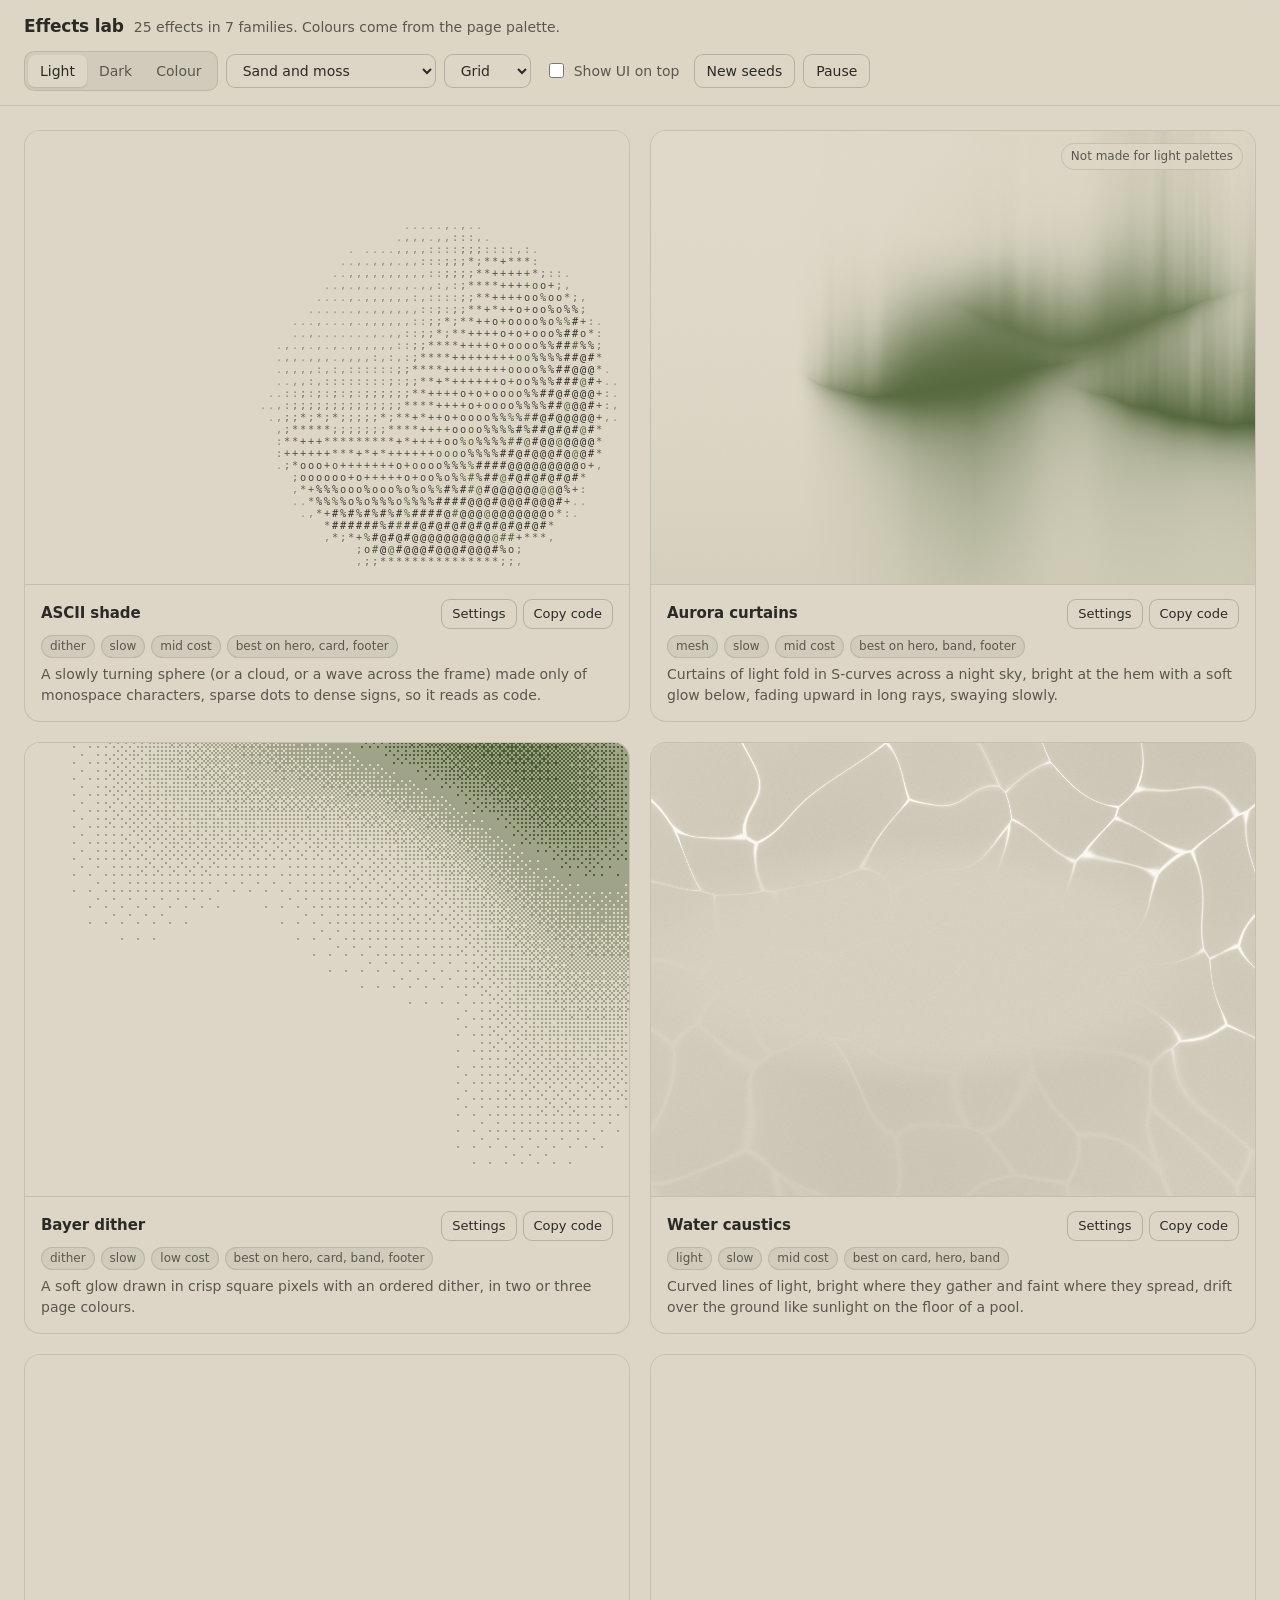
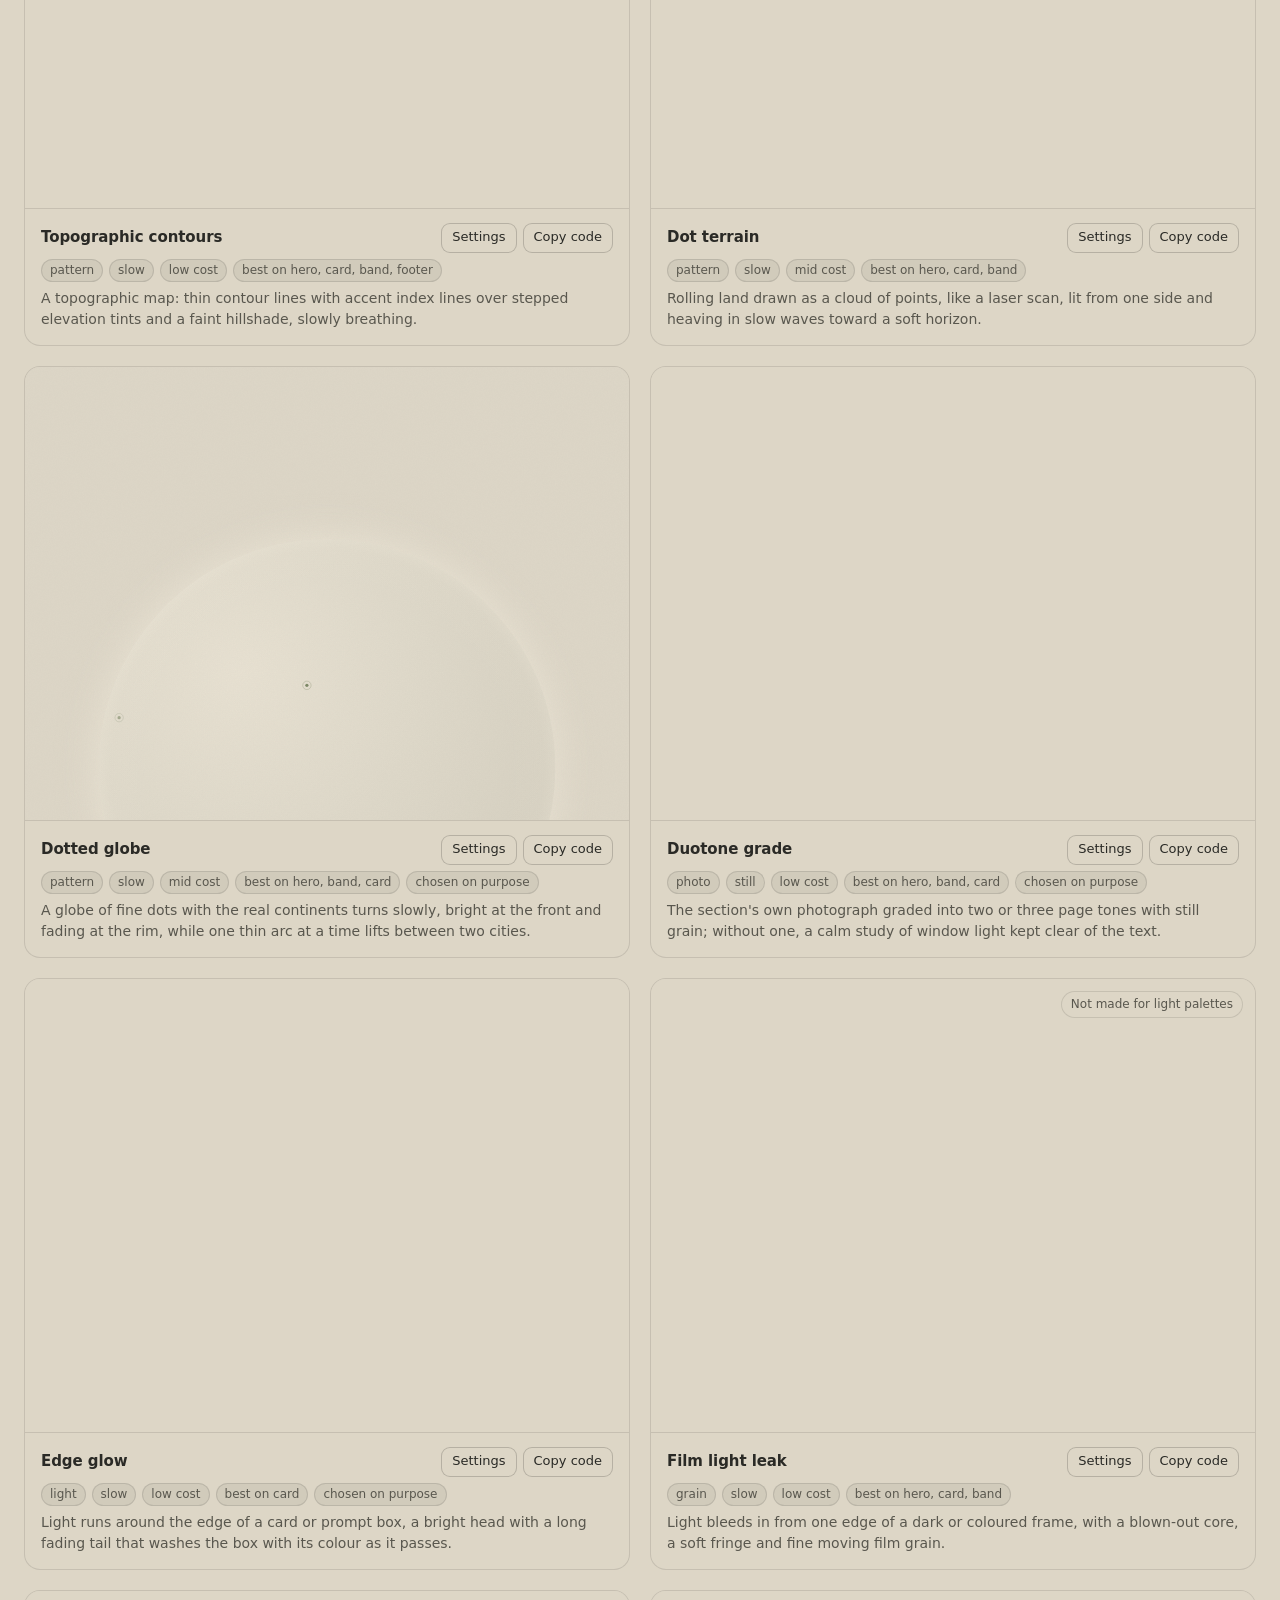
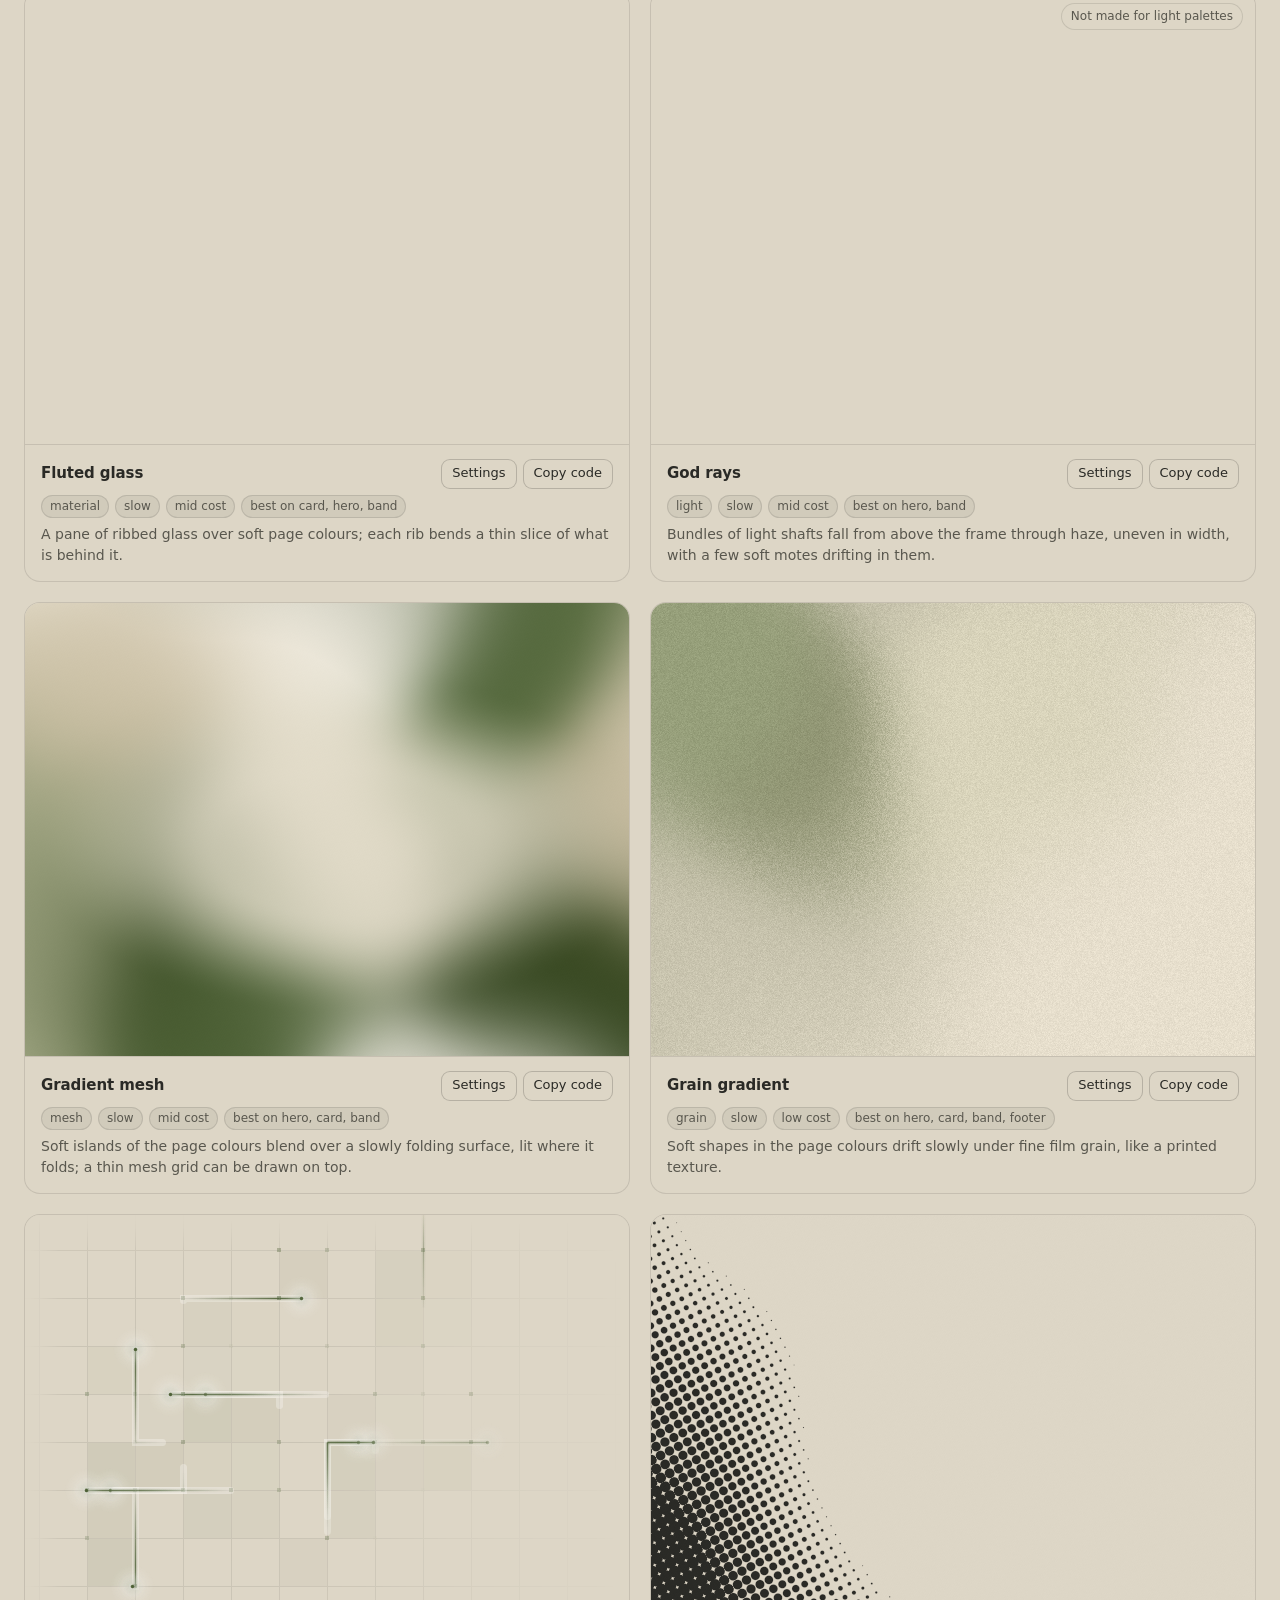
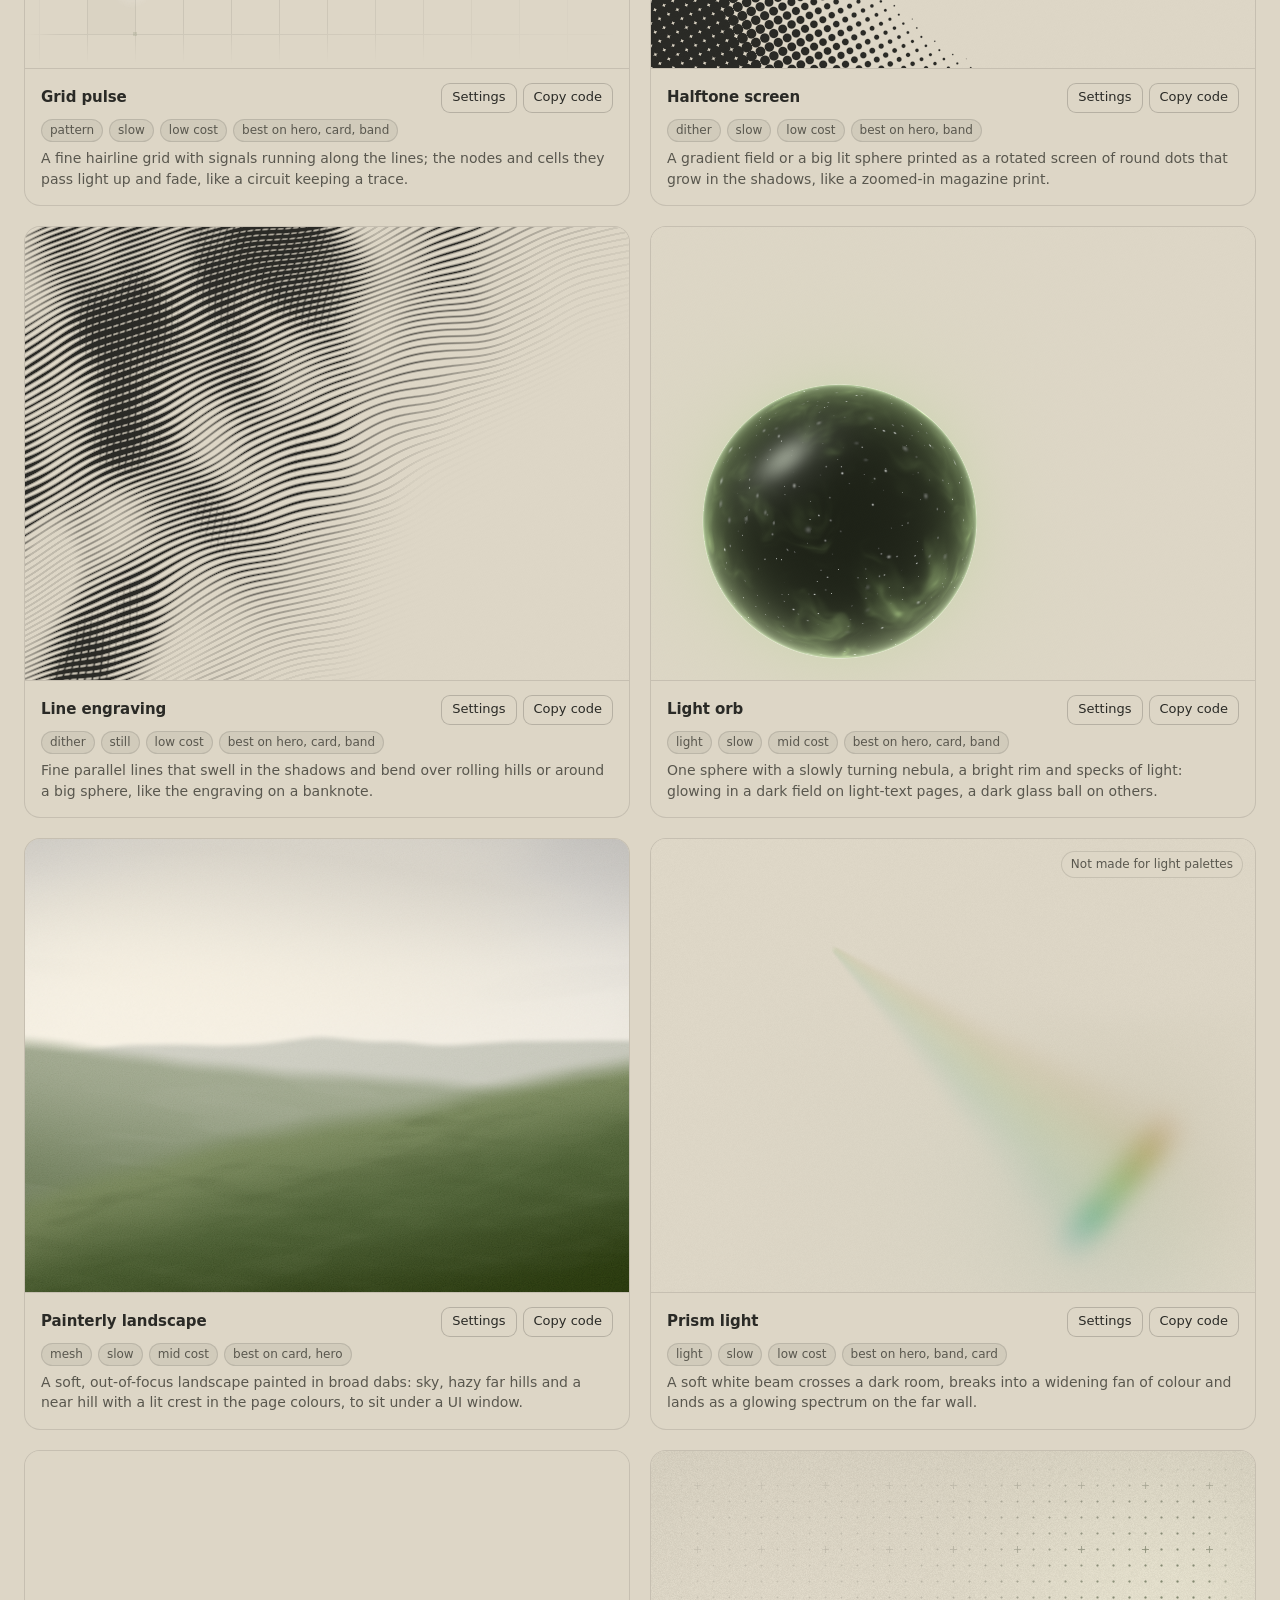
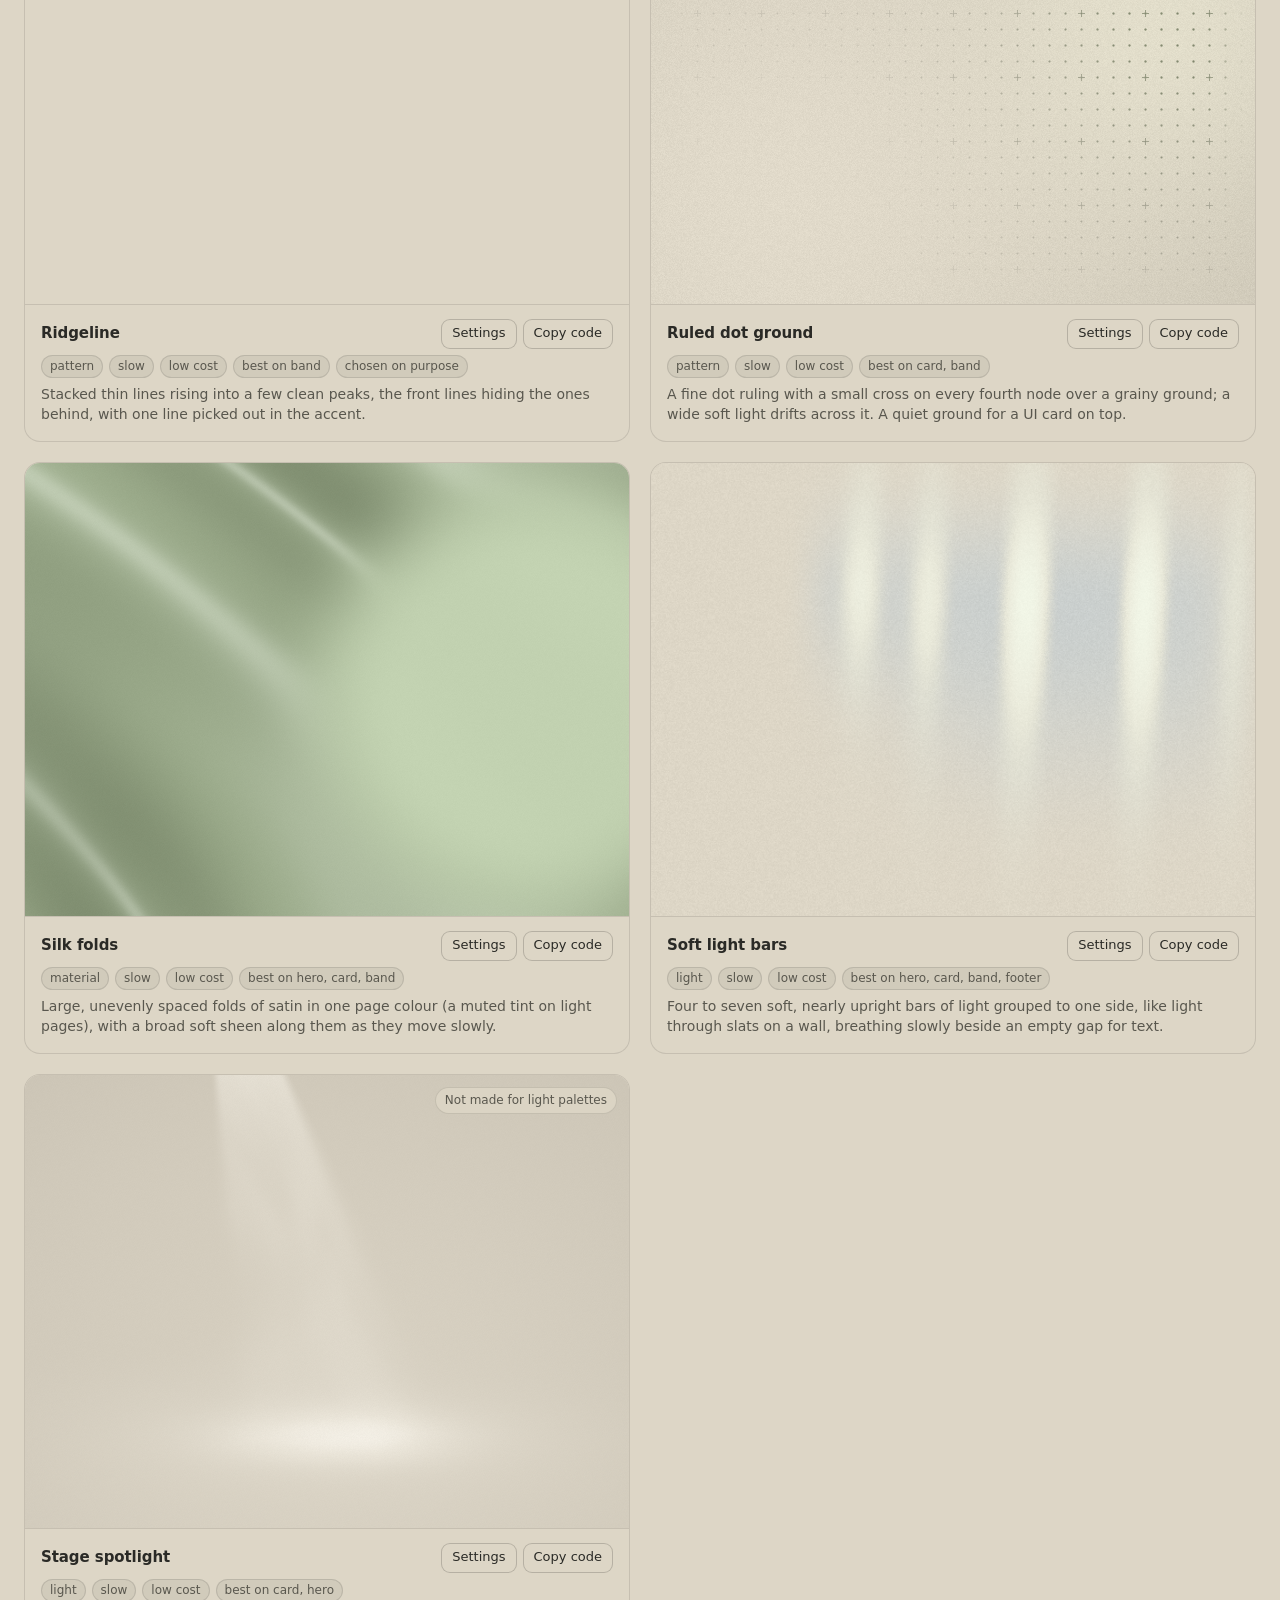
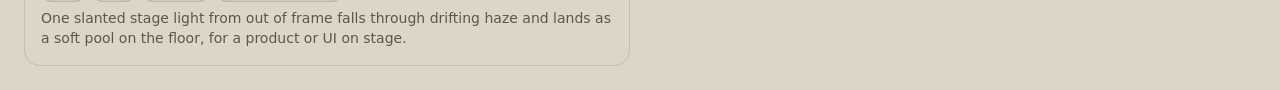
<file: .claude/skills/taste-skill/assets/effects/lab.html>
<!doctype html>
<html lang="en">
<head>
<script>window.__tpGlMax = 16;   /* a gallery shows many live effects at once; a page of a site keeps the default 4 (fx.js) */</script>
<meta charset="utf-8">
<meta name="viewport" content="width=device-width, initial-scale=1">
<title>Effects lab</title>
<link rel="icon" href="data:,">
<style>
  :root {
    --bg: #ddd6c6; --surface: #d2cab8; --ink: #2a2a26; --muted: #59574e; --accent: #4f6238; --accent-ink: #ffffff;
    --line: color-mix(in oklab, var(--ink) 13%, transparent);
    --line-strong: color-mix(in oklab, var(--ink) 22%, transparent);
    --chip: color-mix(in oklab, var(--ink) 6%, var(--bg));
    --radius: 16px;
    color-scheme: light;
  }
  * { box-sizing: border-box; }
  html { -webkit-text-size-adjust: 100%; }
  body {
    margin: 0; background: var(--bg); color: var(--ink);
    font: 14px/1.45 ui-sans-serif, system-ui, -apple-system, "Segoe UI", Roboto, "Helvetica Neue", Arial, sans-serif;
    -webkit-font-smoothing: antialiased;
  }
  button, select, input { font: inherit; color: inherit; }
  .bar {
    position: sticky; top: 0; z-index: 20;
    display: flex; flex-wrap: wrap; align-items: center; justify-content: space-between; gap: 12px 20px;
    padding: 14px 24px; background: color-mix(in oklab, var(--bg) 90%, transparent);
    backdrop-filter: saturate(1.2) blur(14px); -webkit-backdrop-filter: saturate(1.2) blur(14px);
    border-bottom: 1px solid var(--line);
  }
  .title { display: flex; align-items: baseline; gap: 10px; min-width: 0; }
  .title h1 { margin: 0; font-size: 17px; font-weight: 640; letter-spacing: -0.01em; }
  .title p { margin: 0; color: var(--muted); white-space: nowrap; overflow: hidden; text-overflow: ellipsis; }
  .controls { display: flex; flex-wrap: wrap; align-items: center; gap: 8px; }
  .seg { display: inline-flex; padding: 3px; border-radius: 10px; background: var(--chip); border: 1px solid var(--line); }
  .seg button { border: 0; background: transparent; padding: 6px 12px; border-radius: 7px; cursor: pointer; color: var(--muted); }
  .seg button[aria-pressed="true"] { background: var(--bg); color: var(--ink); box-shadow: 0 1px 2px color-mix(in oklab, var(--ink) 14%, transparent); }
  .btn, select {
    height: 34px; padding: 0 12px; border-radius: 9px; border: 1px solid var(--line-strong); background: var(--bg);
    cursor: pointer; display: inline-flex; align-items: center; gap: 6px;
  }
  .btn:hover, select:hover { border-color: color-mix(in oklab, var(--ink) 35%, transparent); }
  .btn.primary { background: var(--ink); color: var(--bg); border-color: var(--ink); }
  label.check { display: inline-flex; align-items: center; gap: 7px; padding: 0 6px; cursor: pointer; color: var(--muted); }
  label.check input { accent-color: var(--accent); width: 15px; height: 15px; }
  select { max-width: 210px; }

  .grid {
    display: grid; gap: 20px; padding: 24px; max-width: 1680px; margin: 0 auto;
    grid-template-columns: repeat(auto-fit, minmax(min(100%, 400px), 1fr));
  }
  body[data-layout="wide"] .grid { grid-template-columns: 1fr; max-width: 1280px; }
  body[data-layout="hero"] .grid { grid-template-columns: 1fr; max-width: none; padding: 0; gap: 0; }
  .tile { border: 1px solid var(--line); border-radius: var(--radius); overflow: hidden; background: var(--bg); display: flex; flex-direction: column; min-width: 0; }
  body[data-layout="hero"] .tile { border-radius: 0; border-width: 0 0 1px; }
  .stage { position: relative; aspect-ratio: 4 / 3; overflow: hidden; }
  body[data-layout="wide"] .stage { aspect-ratio: 16 / 9; }
  body[data-layout="hero"] .stage { aspect-ratio: auto; height: 100vh; min-height: 560px; }
  .stage[data-unfit]::after {
    content: attr(data-unfit); position: absolute; top: 12px; right: 12px; padding: 4px 9px; border-radius: 999px;
    font-size: 12px; background: color-mix(in oklab, var(--bg) 85%, transparent); color: var(--muted); border: 1px solid var(--line);
  }

  /* sample content that sits on the effect */
  .sample { position: absolute; inset: 0; display: none; pointer-events: none; }
  body[data-ui="1"] .sample { display: block; }
  .sample-card {
    position: absolute; left: 22px; bottom: 22px; width: min(232px, calc(100% - 44px));
    display: grid; grid-template-columns: 36px 1fr; gap: 10px; align-items: center;
    padding: 12px 14px 12px 12px; border-radius: 12px; background: var(--surface); color: var(--ink);
    box-shadow: 0 1px 1px color-mix(in oklab, var(--ink) 8%, transparent), 0 10px 30px -12px rgb(0 0 0 / 0.3);
    border: 1px solid color-mix(in oklab, var(--ink) 8%, transparent);
  }
  .sample-card .ic {
    width: 36px; height: 36px; border-radius: 8px; background: var(--bg);
    background-image: radial-gradient(color-mix(in oklab, var(--ink) 55%, transparent) 1.1px, transparent 1.4px);
    background-size: 6px 6px; background-position: 3px 3px; border: 1px solid var(--line);
  }
  .sample-card b { display: block; font-size: 13px; font-weight: 600; }
  .sample-card span { display: block; font-size: 12px; color: var(--muted); font-variant-numeric: tabular-nums; }
  .sample-card .track { grid-column: 1 / -1; height: 4px; border-radius: 4px; background: color-mix(in oklab, var(--ink) 12%, transparent); position: relative; }
  .sample-card .track i { position: absolute; inset: 0 45% 0 0; border-radius: inherit; background: var(--accent); }
  .sample-head { position: absolute; left: 24px; top: 22px; right: 24px; color: var(--ink); }
  .sample-head b { display: block; font-size: clamp(18px, 2.2vw, 30px); font-weight: 640; letter-spacing: -0.02em; line-height: 1.1; max-width: 16ch; }
  .sample-head span { display: block; margin-top: 6px; color: var(--muted); max-width: 34ch; }
  body[data-layout="hero"] .sample-head { left: 48px; top: auto; bottom: 30vh; }
  body[data-layout="hero"] .sample-head b { font-size: clamp(36px, 5vw, 72px); }
  body[data-layout="hero"] .sample-card { left: 48px; bottom: 48px; }

  /* card layout: a feature card with an inset effect panel and a small UI window on it */
  .card-head { display: none; }
  body[data-layout="card"] .grid { grid-template-columns: repeat(auto-fit, minmax(min(100%, 460px), 1fr)); max-width: 1240px; gap: 16px; }
  body[data-layout="card"] .tile { padding: 22px; border: 0; background: color-mix(in oklab, var(--ink) 4.5%, var(--bg)); border-radius: 18px; }
  body[data-layout="card"] .card-head { display: block; }
  .card-head b { display: block; font-size: 15px; font-weight: 620; }
  .card-head p { margin: 4px 0 0; color: var(--muted); max-width: 52ch; }
  body[data-layout="card"] .stage { margin-top: 18px; border-radius: 12px; aspect-ratio: 16 / 10; }
  body[data-layout="card"] .info { display: none; }
  body[data-layout="card"] .sample { display: block; }
  body[data-layout="card"] .sample-head, body[data-layout="card"] .sample-card { display: none; }
  .window { display: none; }
  body[data-layout="card"] .window {
    display: block; position: absolute; left: 50%; top: 54%; transform: translate(-50%, -50%); width: 64%;
    border-radius: 10px; background: var(--surface); color: var(--ink);
    box-shadow: 0 1px 0 color-mix(in oklab, var(--ink) 6%, transparent), 0 18px 40px -16px rgb(0 0 0 / 0.35);
    border: 1px solid color-mix(in oklab, var(--ink) 10%, transparent); overflow: hidden; font-size: 12px;
  }
  .window .wbar { display: flex; align-items: center; gap: 5px; padding: 8px 10px; border-bottom: 1px solid var(--line); }
  .window .wbar i { width: 7px; height: 7px; border-radius: 50%; background: color-mix(in oklab, var(--ink) 22%, transparent); }
  .window .wbar span { margin-left: 8px; color: var(--muted); }
  .window .wbody { padding: 12px 12px 14px; display: grid; gap: 8px; }
  .window .wrow { display: flex; align-items: center; justify-content: space-between; gap: 10px; }
  .window .wrow em { font-style: normal; color: var(--muted); font-variant-numeric: tabular-nums; }
  .window .wbtn { justify-self: start; margin-top: 2px; padding: 5px 10px; border-radius: 7px; background: var(--accent); color: var(--accent-ink); font-weight: 600; }
  .info { padding: 14px 16px 16px; display: grid; gap: 4px; border-top: 1px solid var(--line); }
  body[data-layout="hero"] .info { display: none; }
  .info-top { display: flex; align-items: center; justify-content: space-between; gap: 12px; }
  .info h2 { margin: 0; font-size: 15px; font-weight: 620; letter-spacing: -0.005em; }
  .tags { display: flex; flex-wrap: wrap; gap: 6px; margin: 2px 0 2px; }
  .tags span { font-size: 12px; padding: 2px 8px; border-radius: 999px; background: var(--chip); color: var(--muted); border: 1px solid var(--line); }
  .look { margin: 0; color: var(--muted); }
  .actions { display: flex; gap: 6px; flex: none; }
  .actions .btn { height: 30px; padding: 0 10px; font-size: 13px; }

  .params { display: none; padding: 4px 16px 16px; gap: 10px 18px; grid-template-columns: repeat(auto-fill, minmax(170px, 1fr)); }
  .tile.open .params { display: grid; }
  .param { display: grid; gap: 4px; }
  .param label { display: flex; justify-content: space-between; font-size: 12px; color: var(--muted); }
  .param output { color: var(--ink); font-variant-numeric: tabular-nums; }
  .param input[type=range] { width: 100%; accent-color: var(--ink); margin: 0; }
  .params .row { grid-column: 1 / -1; display: flex; gap: 8px; align-items: center; }
  .params .row input { width: 90px; height: 30px; border-radius: 8px; border: 1px solid var(--line-strong); background: var(--bg); padding: 0 8px; }

  .empty { padding: 80px 24px; text-align: center; color: var(--muted); }
  .toast {
    position: fixed; left: 50%; bottom: 24px; transform: translate(-50%, 20px); opacity: 0; pointer-events: none;
    background: var(--ink); color: var(--bg); padding: 9px 14px; border-radius: 10px; transition: .25s ease; z-index: 30;
  }
  .toast.on { opacity: 1; transform: translate(-50%, 0); }
  @media (max-width: 640px) {
    .bar { padding: 12px 16px; }
    .grid { padding: 16px; gap: 16px; }
    .title p { display: none; }
  }
</style>
</head>
<body data-layout="grid">
<header class="bar">
  <div class="title">
    <h1>Effects lab</h1>
    <p id="count"></p>
  </div>
  <div class="controls">
    <div class="seg" role="group" aria-label="Palette type">
      <button type="button" data-kind="light">Light</button>
      <button type="button" data-kind="dark">Dark</button>
      <button type="button" data-kind="colour">Colour</button>
    </div>
    <select id="pal" aria-label="Palette"></select>
    <select id="layout" aria-label="Layout"><option value="grid">Grid</option><option value="card">Cards</option><option value="wide">Wide</option><option value="hero">Hero</option></select>
    <label class="check"><input type="checkbox" id="ui"> Show UI on top</label>
    <button type="button" class="btn" id="reseed">New seeds</button>
    <button type="button" class="btn" id="pause">Pause</button>
  </div>
</header>
<main class="grid" id="grid"></main>
<div class="toast" id="toast" role="status"></div>
<script id="palettes" type="application/json">[{"id":"white-link-blue","name":"Sheet and biro","bg":"#ffffff","surface":"#f4f4f4","ink":"#111111","muted":"#6b6b6b","accent":"#1a4be0","accentInk":"#ffffff"},{"id":"cool-white-slate","name":"Frost and slate","bg":"#f7f9fa","surface":"#ecf0f2","ink":"#1f3038","muted":"#5d6b72","accent":"#0d7480","accentInk":"#ffffff"},{"id":"rose-grey-green","name":"Rose grey, green","bg":"#ebe5e3","surface":"#e1dad7","ink":"#2b2622","muted":"#6a615d","accent":"#0f7d45","accentInk":"#ffffff"},{"id":"paper-grey-brass","name":"Newsprint and brass","bg":"#e8e8e3","surface":"#dcdcd6","ink":"#181715","muted":"#63625c","accent":"#bfb21a","accentInk":"#181715"},{"id":"stone-blueprint","name":"Stone and blueprint","bg":"#dfdedb","surface":"#d3d2ce","ink":"#26251e","muted":"#5f5d55","accent":"#2456d6","accentInk":"#ffffff"},{"id":"white-navy-tab","name":"Navy on white","bg":"#ffffff","surface":"#f4f4f2","ink":"#1f2b4d","muted":"#6a7186","accent":"#f7941d","accentInk":"#1f2b4d"},{"id":"three-stones","name":"Three stones","bg":"#eeecea","surface":"#e4e1dd","ink":"#333231","muted":"#6b6763","accent":"#5c6b54","accentInk":"#ffffff"},{"id":"putty-black-teal","name":"Putty and black","bg":"#dedad3","surface":"#d3cec6","ink":"#0a0a0a","muted":"#5c5852","accent":"#256f82","accentInk":"#ffffff"},{"id":"moss-sand","name":"Sand and moss","bg":"#ddd6c6","surface":"#d2cab8","ink":"#2a2a26","muted":"#59574e","accent":"#4f6238","accentInk":"#ffffff"},{"id":"green-mat-chocolate","name":"Bone, green, chocolate","bg":"#e5e1d8","surface":"#dad5ca","ink":"#2a1d17","muted":"#6b5b51","accent":"#456f3a","accentInk":"#ffffff"},{"id":"lunar-grey-bronze","name":"Lunar and bronze","bg":"#111111","surface":"#1c1c1c","ink":"#f2f2f2","muted":"#8f8f8f","accent":"#a08672","accentInk":"#111111"},{"id":"blue-black-cornflower","name":"Night and sky blue","bg":"#0a0d14","surface":"#131824","ink":"#e9edf3","muted":"#8891a1","accent":"#5ab9fc","accentInk":"#0a0d14"},{"id":"green-black-bone","name":"Green-black and bone","bg":"#161c1a","surface":"#1f2725","ink":"#e3e2da","muted":"#8e948d","accent":"#9fc7b8","accentInk":"#161c1a"},{"id":"black-crimson","name":"Black and crimson","bg":"#0a0a0a","surface":"#151515","ink":"#efefef","muted":"#8c8c8c","accent":"#b11226","accentInk":"#ffffff"},{"id":"forest-pale-lime","name":"Forest and lime","bg":"#0f1f10","surface":"#162a17","ink":"#ffffff","muted":"#9aa39a","accent":"#c6f19d","accentInk":"#0f1f10"},{"id":"charcoal-room-sage","name":"Charcoal and sage","bg":"#1c1c1c","surface":"#262626","ink":"#f1f1ef","muted":"#9a9b96","accent":"#8fa68e","accentInk":"#1c1c1c"},{"id":"warm-black-gold","name":"Warm black, gold","bg":"#0c0a08","surface":"#181512","ink":"#ffffff","muted":"#8f8a84","accent":"#c9a45a","accentInk":"#0c0a08"},{"id":"graphite-safety-orange","name":"Graphite and orange","bg":"#18191b","surface":"#222427","ink":"#eff0f1","muted":"#9c9ea3","accent":"#ff4a1f","accentInk":"#18191b"},{"id":"soot-pale-lime","name":"Soot and lime","bg":"#0f0f0f","surface":"#1a1a1a","ink":"#ffffff","muted":"#8f8f8f","accent":"#dafa9c","accentInk":"#0f0f0f"},{"id":"plum-black-pink","name":"Plum-black and pink","bg":"#0d060b","surface":"#1b0e17","ink":"#ffffff","muted":"#9a8f97","accent":"#ff488b","accentInk":"#0d060b"},{"id":"white-signal-red","name":"Signal red, white","bg":"#ffffff","surface":"#f2f2f2","ink":"#0a0a0a","muted":"#6b6b6b","accent":"#d92b21","accentInk":"#ffffff"},{"id":"white-mint-tiles","name":"Greys and mint","bg":"#ffffff","surface":"#f3f3f3","ink":"#232323","muted":"#6e6e6e","accent":"#a1ffcb","accentInk":"#232323"},{"id":"cool-grey-cobalt","name":"Cool grey, cobalt","bg":"#eef0f3","surface":"#e2e5ea","ink":"#0b0c0e","muted":"#5d6470","accent":"#1f2de6","accentInk":"#ffffff"},{"id":"offwhite-bottle-yellow","name":"Bottle ink, yellow","bg":"#f7f7f7","surface":"#ebebeb","ink":"#0d2a1c","muted":"#5f6b64","accent":"#f6e016","accentInk":"#0d2a1c"},{"id":"teal-on-paper","name":"Teal on paper","bg":"#f7f9f8","surface":"#ebf0ee","ink":"#06525c","muted":"#2f737d","accent":"#06525c","accentInk":"#f7f9f8"},{"id":"navy-pink","name":"Navy and pink","bg":"#1a2039","surface":"#212846","ink":"#f9a3c0","muted":"#b9879c","accent":"#f9a3c0","accentInk":"#1a2039"},{"id":"blush-aubergine","name":"Blush and aubergine","bg":"#edccbe","surface":"#e8c2b2","ink":"#351a2b","muted":"#6c4857","accent":"#351a2b","accentInk":"#edccbe"},{"id":"cobalt-on-sand","name":"Cobalt on sand","bg":"#e6dbc7","surface":"#ddd0b9","ink":"#062b8a","muted":"#3a5aa8","accent":"#062b8a","accentInk":"#e6dbc7"},{"id":"oxblood-grey","name":"Oxblood and grey","bg":"#e2e2e2","surface":"#d6d6d6","ink":"#7d0c14","muted":"#7a4a4e","accent":"#7d0c14","accentInk":"#e2e2e2"},{"id":"olive-on-bone","name":"Olive on bone","bg":"#ecebe7","surface":"#e1dfd9","ink":"#38450f","muted":"#5d683a","accent":"#38450f","accentInk":"#ecebe7"},{"id":"burgundy-bubblegum","name":"Burgundy and bubblegum","bg":"#3d0012","surface":"#4d0519","ink":"#ff99d3","muted":"#c77aa0","accent":"#ff99d3","accentInk":"#3d0012"},{"id":"bottle-green-gold","name":"Bottle green, gold","bg":"#133621","surface":"#1a4429","ink":"#f4d96c","muted":"#b3a55e","accent":"#f4d96c","accentInk":"#133621"},{"id":"cobalt-field","name":"Cobalt field","bg":"#0034eb","surface":"#002fd6","ink":"#ffffff","muted":"#dfe4f2","accent":"#e9e34a","accentInk":"#111111"},{"id":"mustard-field","name":"Mustard and black","bg":"#e1ac10","surface":"#cd9d0f","ink":"#0b0b0b","muted":"#4d3d0a","accent":"#24338f","accentInk":"#ffffff"},{"id":"carmine-field","name":"Carmine field","bg":"#9c1220","surface":"#8a101c","ink":"#ffffff","muted":"#f0b9bd","accent":"#ffd9dc","accentInk":"#9c1220"},{"id":"pink-field-lime","name":"Bubblegum and lime","bg":"#ff87ab","surface":"#ff739d","ink":"#0a0a0a","muted":"#6b1f3a","accent":"#def915","accentInk":"#0a0a0a"},{"id":"sky-field-navy","name":"Sky and navy","bg":"#6bb4ee","surface":"#7dbdf0","ink":"#0e1822","muted":"#1b3d5c","accent":"#ff5a1f","accentInk":"#0e1822"},{"id":"orange-field-black","name":"Orange and black","bg":"#ff7a1f","surface":"#ff8633","ink":"#050f16","muted":"#5a2306","accent":"#050f16","accentInk":"#ff7a1f"},{"id":"tobacco-olive","name":"Tobacco and olive","bg":"#472913","surface":"#55321a","ink":"#e4e0cf","muted":"#b39f84","accent":"#525e1b","accentInk":"#e4e0cf"},{"id":"poster-chapters","name":"Poster chapters","bg":"#e6e0d2","surface":"#dcd5c5","ink":"#1a1a1a","muted":"#5f5b52","accent":"#18bc42","accentInk":"#1a1a1a"},{"id":"blue-red-black","name":"Blue, red, black","bg":"#ffffff","surface":"#f3f3f3","ink":"#0a0a0a","muted":"#6b6b6b","accent":"#1f30e0","accentInk":"#ffffff"},{"id":"charcoal-primaries","name":"Charcoal and primaries","bg":"#191919","surface":"#242424","ink":"#ffffff","muted":"#9a9a9a","accent":"#0c7866","accentInk":"#ffffff"},{"id":"ultramarine-yellow","name":"Ultramarine and yellow","bg":"#1423b8","surface":"#1220a6","ink":"#ffffff","muted":"#e4e2d6","accent":"#1fc27a","accentInk":"#0a0a0a"},{"id":"candy-chapters","name":"Candy chapters","bg":"#ffd249","surface":"#f5c63c","ink":"#0a0a0a","muted":"#5e4a0a","accent":"#f53fd6","accentInk":"#0a0a0a"},{"id":"orange-sky-lime","name":"Orange, sky, lime","bg":"#ff8126","surface":"#ff8d3a","ink":"#111111","muted":"#5c2a05","accent":"#de194b","accentInk":"#ffffff"},{"id":"post-red-mustard","name":"Post red, mustard","bg":"#e2dccf","surface":"#d7d0c1","ink":"#2a1110","muted":"#6b524c","accent":"#4a6f84","accentInk":"#ffffff"},{"id":"mint-orange-grey","name":"Grey, mint, orange","bg":"#ffffff","surface":"#f5f5f5","ink":"#000000","muted":"#666666","accent":"#a7ff9c","accentInk":"#000000"},{"id":"report-blocks","name":"Report blocks","bg":"#ffffff","surface":"#f6f6f6","ink":"#000000","muted":"#5f5f5f","accent":"#fe7141","accentInk":"#000000"},{"id":"card-pastels","name":"Card pastels","bg":"#f7f7f5","surface":"#ebebe8","ink":"#000000","muted":"#666662","accent":"#d0106f","accentInk":"#ffffff"},{"id":"mint-pink-accounts","name":"Mint and pink","bg":"#f8f8f8","surface":"#eeeeee","ink":"#0a0a0a","muted":"#6a6a6a","accent":"#1f6b3a","accentInk":"#ffffff"},{"id":"swap-pastels","name":"Swapping pastels","bg":"#c3d7e5","surface":"#d0e0eb","ink":"#141414","muted":"#4a5068","accent":"#0f5257","accentInk":"#ffffff"},{"id":"blush-sage-slate","name":"Blush, sage, slate","bg":"#a6b3bc","surface":"#b2bdc5","ink":"#1c1c1c","muted":"#38424a","accent":"#2c3620","accentInk":"#e3e2da"},{"id":"candy-on-black","name":"Candy on black","bg":"#000000","surface":"#0d0d0d","ink":"#ffffff","muted":"#999999","accent":"#93f1f7","accentInk":"#000000"},{"id":"sky-sand","name":"Sky and sand","bg":"#cbe4f2","surface":"#bcdcee","ink":"#0a0a0a","muted":"#44606e","accent":"#b0298f","accentInk":"#ffffff"},{"id":"studio-grey","name":"Studio grey","bg":"#a8a8aa","surface":"#b4b4b6","ink":"#0e0e0e","muted":"#3a3a3c","accent":"#1f5c49","accentInk":"#ffffff"},{"id":"walnut-tan","name":"Walnut and tan","bg":"#2b2216","surface":"#382d1e","ink":"#e4e2da","muted":"#a39a8b","accent":"#bda38b","accentInk":"#2b2216"}]</script>
<script id="presets" type="application/json">{"light":"moss-sand","dark":"blue-black-cornflower","colour":"cobalt-field"}</script>
<script type="module">
  import fx from './fx.js';

  const q = new URLSearchParams(location.search);
  const PALETTES = JSON.parse(document.getElementById('palettes').textContent);
  const PRESETS = JSON.parse(document.getElementById('presets').textContent);
  const byId = Object.fromEntries(PALETTES.map(p => [p.id, p]));
  const $ = s => document.querySelector(s);
  const grid = $('#grid');

  if (q.has('fallback')) fx.config.forceFallback = true;
  if (q.has('webgl1')) fx.config.forceWebGL1 = true;
  if (q.has('time')) fx.setClock(+q.get('time'));
  document.body.dataset.layout = ['wide', 'hero', 'card'].includes(q.get('layout')) ? q.get('layout') : 'grid';
  $('#layout').value = document.body.dataset.layout;
  $('#layout').addEventListener('change', e => { document.body.dataset.layout = e.target.value; syncUrl(); });
  document.body.dataset.ui = q.get('ui') === '1' ? '1' : '0';
  $('#ui').checked = document.body.dataset.ui === '1';

  let palette = pickPalette(q.get('palette') || 'light');
  let paused = false;
  const tiles = [];

  function pickPalette(key) {
    const id = PRESETS[key] || key;
    return byId[id] || byId[PRESETS.light] || PALETTES[0];
  }
  function applyPalette(p) {
    const r = document.documentElement.style;
    r.setProperty('--bg', p.bg); r.setProperty('--surface', p.surface); r.setProperty('--ink', p.ink);
    r.setProperty('--muted', p.muted); r.setProperty('--accent', p.accent); r.setProperty('--accent-ink', p.accentInk);
    document.documentElement.style.colorScheme = fx.paletteKind(p) === 'light' ? 'light' : 'dark';
    const kind = fx.paletteKind(p);
    for (const b of document.querySelectorAll('.seg button')) b.setAttribute('aria-pressed', String(PRESETS[b.dataset.kind] === p.id));
    $('#pal').value = p.id;
    for (const t of tiles) {
      const fits = t.meta.palettes.includes(kind);
      if (fits) t.stage.removeAttribute('data-unfit'); else t.stage.setAttribute('data-unfit', `Not made for ${kind} palettes`);
      t.ctrl?.setPalette(fx.normalizePalette(p));
    }
  }
  function toast(msg) {
    const el = $('#toast'); el.textContent = msg; el.classList.add('on');
    clearTimeout(toast.t); toast.t = setTimeout(() => el.classList.remove('on'), 1600);
  }
  const fmt = (v, d) => (d.step && d.step >= 1 ? String(Math.round(v)) : (+v).toFixed(2));

  function snippet(t) {
    const p = t.ctrl.params, d = t.meta.params || {};
    const changed = Object.fromEntries(Object.entries(p).filter(([k, v]) => d[k] && v !== d[k].default));
    const attrs = [`data-fx="${t.meta.id}"`, `data-fx-seed="${t.ctrl.seed}"`];
    if (Object.keys(changed).length) attrs.push(`data-fx-params='${JSON.stringify(changed)}'`);
    return `<div ${attrs.join(' ')}></div>`;
  }

  function buildTile(meta, i) {
    const tile = document.createElement('article');
    tile.className = 'tile';
    tile.dataset.id = meta.id;
    tile.innerHTML = `
      <div class="card-head"><b></b><p></p></div>
      <div class="stage">
        <div class="sample" aria-hidden="true">
          <div class="window"><div class="wbar"><i></i><i></i><i></i><span>Settings</span></div>
            <div class="wbody"><div class="wrow"><span>Grain</span><em>0.60</em></div><div class="wrow"><span>Speed</span><em>0.50</em></div><span class="wbtn">Apply</span></div></div>
          <div class="sample-head"><b>A headline sits here</b><span>Secondary text, to check contrast on the effect.</span></div>
          <div class="sample-card"><div class="ic"></div><div><b></b><span></span></div><div class="track"><i></i></div></div>
        </div>
      </div>
      <div class="info">
        <div class="info-top">
          <h2></h2>
          <div class="actions">
            <button type="button" class="btn" data-act="params" aria-expanded="false">Settings</button>
            <button type="button" class="btn" data-act="copy">Copy code</button>
          </div>
        </div>
        <div class="tags"></div>
        <p class="look"></p>
      </div>
      <div class="params"></div>`;
    tile.querySelector('h2').textContent = meta.name;
    tile.querySelector('.card-head b').textContent = meta.name;
    tile.querySelector('.card-head p').textContent = meta.look;
    tile.querySelector('.window .wbar span').textContent = meta.name;
    const wk = Object.keys(meta.params || {}).slice(0, 2);
    tile.querySelectorAll('.window .wrow').forEach((row, n) => {
      const k = wk[n];
      if (!k) { row.remove(); return; }
      row.querySelector('span').textContent = k[0].toUpperCase() + k.slice(1);
      row.querySelector('em').textContent = fmt(meta.params[k].default, meta.params[k]);
    });
    tile.querySelector('.look').textContent = meta.look;
    tile.querySelector('.sample-card b').textContent = meta.name;
    const keys = Object.keys(meta.params || {}).slice(0, 2);
    tile.querySelector('.sample-card span').textContent = keys.map(k => `${k} ${fmt(meta.params[k].default, meta.params[k])}`).join(' · ');
    const tags = [meta.family, meta.motion, `${meta.cost} cost`, `best on ${meta.bestOn.join(', ')}`, ...(meta.random === false ? ['chosen on purpose'] : [])];
    tile.querySelector('.tags').append(...tags.map(s => Object.assign(document.createElement('span'), { textContent: s })));
    const stage = tile.querySelector('.stage');
    const seed = q.has('seed') ? (+q.get('seed') + i * 101) : 1000 + i * 37;
    const t = { meta, tile, stage, seed, ctrl: null };
    tile.querySelector('[data-act="copy"]').addEventListener('click', async () => {
      if (!t.ctrl) return;
      try { await navigator.clipboard.writeText(snippet(t)); toast('Code copied'); }
      catch (_) { prompt('Copy this code', snippet(t)); }
    });
    tile.querySelector('[data-act="params"]').addEventListener('click', e => {
      const open = tile.classList.toggle('open');
      e.currentTarget.setAttribute('aria-expanded', String(open));
    });
    buildParams(t);
    return t;
  }

  function buildParams(t) {
    const box = t.tile.querySelector('.params');
    box.innerHTML = '';
    for (const [k, d] of Object.entries(t.meta.params || {})) {
      const id = `${t.meta.id}-${k}`;
      const row = document.createElement('div');
      row.className = 'param';
      row.innerHTML = `<label for="${id}"><span>${k}</span><output></output></label><input type="range" id="${id}">`;
      const inp = row.querySelector('input'), out = row.querySelector('output');
      inp.min = d.min; inp.max = d.max; inp.step = d.step || (d.max - d.min) / 100; inp.value = d.default;
      out.textContent = fmt(d.default, d);
      inp.addEventListener('input', () => { out.textContent = fmt(+inp.value, d); t.ctrl?.set({ [k]: +inp.value }); });
      box.append(row);
    }
    const row = document.createElement('div');
    row.className = 'row';
    row.innerHTML = `<span>Seed</span><input type="number" min="0" max="9999" step="1"><button type="button" class="btn">Reset</button>`;
    const seedIn = row.querySelector('input');
    seedIn.value = t.seed;
    seedIn.addEventListener('change', () => { t.seed = +seedIn.value || 0; remount(t); });
    row.querySelector('button').addEventListener('click', () => { buildParams(t); remount(t); });
    box.append(row);
  }

  async function remount(t, params) {
    t.ctrl = await fx.mount(t.stage, t.meta.id, { palette: fx.normalizePalette(palette), params: params || currentParams(t), seed: t.seed });
    if (paused) t.ctrl.pause();
    t.tile.querySelector('.params .row input').value = t.seed;
    // the seed may place the calm area and focal point (fx.compose): show the values in use
    for (const [k, d] of Object.entries(t.meta.params || {})) {
      const inp = t.tile.querySelector(`#${t.meta.id}-${k}`);
      if (inp && t.ctrl.params[k] != null) { inp.value = t.ctrl.params[k]; inp.previousElementSibling.querySelector('output').textContent = fmt(t.ctrl.params[k], d); }
    }
  }
  function currentParams(t) {
    const out = {};
    for (const inp of t.tile.querySelectorAll('.param input')) out[inp.id.slice(t.meta.id.length + 1)] = +inp.value;
    return out;
  }

  // controls
  for (const b of document.querySelectorAll('.seg button')) {
    b.addEventListener('click', () => { palette = pickPalette(b.dataset.kind); applyPalette(palette); syncUrl(); });
  }
  const sel = $('#pal');
  const groups = { light: [], dark: [], colour: [] };
  for (const p of PALETTES) groups[fx.paletteKind(p)].push(p);
  for (const [k, list] of Object.entries(groups)) {
    const og = document.createElement('optgroup');
    og.label = k[0].toUpperCase() + k.slice(1);
    for (const p of list) og.append(new Option(p.name, p.id));
    sel.append(og);
  }
  sel.addEventListener('change', () => { palette = pickPalette(sel.value); applyPalette(palette); syncUrl(); });
  $('#ui').addEventListener('change', e => {
    document.body.dataset.ui = e.target.checked ? '1' : '0';
    syncUrl();
    // a page puts the calm area where its text is; with the sample text on, do the same
    const calm = textCalm();
    for (const t of tiles) remount(t, calm ? { ...currentParams(t), ...calm } : {});
  });
  $('#layout').addEventListener('change', () => {
    const calm = textCalm();
    if (calm) for (const t of tiles) remount(t, { ...currentParams(t), ...calm });
  });
  // where the sample headline sits (0..1 of the frame), or null when no text is on the effect
  function textCalm() {
    const layout = document.body.dataset.layout;
    if (document.body.dataset.ui !== '1' || layout === 'card') return null;
    return layout === 'hero' ? { calmX: 0.2, calmY: 0.62 } : { calmX: 0.2, calmY: 0.18 };
  }
  $('#reseed').addEventListener('click', () => {
    for (const t of tiles) { t.seed = Math.floor(Math.random() * 10000); remount(t); }
  });
  $('#pause').addEventListener('click', e => {
    paused = !paused;
    e.currentTarget.textContent = paused ? 'Play' : 'Pause';
    for (const t of tiles) paused ? t.ctrl?.pause() : t.ctrl?.resume();
  });
  function syncUrl() {
    const u = new URL(location.href);
    u.searchParams.set('palette', palette.id);
    if (document.body.dataset.ui === '1') u.searchParams.set('ui', '1'); else u.searchParams.delete('ui');
    if (document.body.dataset.layout !== 'grid') u.searchParams.set('layout', document.body.dataset.layout); else u.searchParams.delete('layout');
    history.replaceState(null, '', u);
  }

  // load
  let index;
  try { index = await fetch('./index.json', { cache: 'no-store' }).then(r => { if (!r.ok) throw new Error(r.status); return r.json(); }); }
  catch (err) { grid.innerHTML = '<p class="empty">index.json did not load. Run: node scripts/effects.mjs index, and serve this folder over http.</p>'; throw err; }
  let list = index.effects || [];
  const only = (q.get('only') || '').split(',').map(s => s.trim()).filter(Boolean);
  if (only.length) list = only.map(id => list.find(e => e.id === id)).filter(Boolean);
  if (q.get('family')) list = list.filter(e => e.family === q.get('family'));
  const kinds = new Set(list.map(e => e.family));
  $('#count').textContent = `${list.length} effect${list.length === 1 ? '' : 's'} in ${kinds.size} famil${kinds.size === 1 ? 'y' : 'ies'}. Colours come from the page palette.`;
  if (!list.length) grid.innerHTML = '<p class="empty">No effects match.</p>';
  list.forEach((meta, i) => { const t = buildTile(meta, i); tiles.push(t); grid.append(t.tile); });
  applyPalette(palette);
  await Promise.all(tiles.map(t => remount(t, { ...(textCalm() || {}) })));
  document.documentElement.dataset.ready = '1';
</script>
</body>
</html>
</file>
<file: .claude/skills/taste-skill/assets/system.css>
/*
  taste-skill system.css - the one system for the page. Link it first, then assets/ui/cards.css (the
  feature card, its panel and the fragment placements), then set the palette (--p-*), the fonts and
  the radius set on :root in the page (node scripts/start.mjs prints that block).
  Do not add a second grid, spacing scale, type scale, radius scale, button or card style.
*/

/* ---------------------------------------------------------------- tokens */
:root {
  /* palette (hex only; fx.js reads --bg --surface --ink --muted --accent --accent-ink) */
  --p-bg: #ffffff;
  --p-surface: #f4f4f4;
  --p-ink: #111111;
  --p-muted: #6b6b6b;
  --p-accent: #1a4be0;
  --p-accent-ink: #ffffff;
  --p-action: #1a4be0;      /* buttons, links, focus: the accent, or the ink when the accent is too pale */
  --p-action-ink: #ffffff;
  --p-inv-bg: #111111;
  --p-inv-surface: #1c1c1c;
  --p-inv-ink: #f4f4f4;
  --p-inv-muted: #a3a3a3;
  --p-inv-accent: #ffffff;
  --p-inv-accent-ink: #111111;
  --p-inv-action: #ffffff;
  --p-inv-action-ink: #111111;
  /* the lit ground behind UI and in the closing band (references/cards.md), one per page, tech pages only
     (none on kind other, which is flat): <html data-ground="sand|sky|sage|painting">. system.js gives it to every ground
     that holds UI, on light and dark pages alike; --hue on one panel changes only its accent */
  --ground-bg: #d9ccb7; --ground-surface: #e9e0d2; --ground-ink: #2a2622; --ground-muted: #5a534a; --ground-accent: #a8794a;

  /* fonts */
  --font-display: system-ui, -apple-system, "Segoe UI", sans-serif;
  --font-text: system-ui, -apple-system, "Segoe UI", sans-serif;
  --font-mono: ui-monospace, "SFMono-Regular", Menlo, Consolas, monospace;
  --display-weight: 400;    /* headlines 400; 500 on a tech page (software, gaming, hardware) */
  --display-tracking: -0.025em;

  /* the page rhythm (references/layout-v4.md): one section per screen. The header is fixed and
     --nav tall; every section is padded --padt above and --padb (plus the phone action bar, --bar)
     below, and is exactly one or two screens tall (--h: 1 or 2; --hm on a phone). The hero's words
     start --hgap under the header and its content ends --hpadb above the fold. */
  --nav: 72px;
  --padt: 120px;
  --padb: 72px;
  --hgap: 48px;
  --hpadb: 64px;
  --bar: 0px;
  /* grid: one .wrap (alias .container) for the header, every section and the footer, the same
     --gut on both sides: 1280 wide at x 80-1360 at 1440, 342 at x 24-366 at 390 */
  --container: 1280px;
  --gut: 80px;
  --pad: var(--gut);
  --gutter: 24px;

  /* spacing: 4/8 scale */
  --s-1: 4px;  --s-2: 8px;  --s-3: 12px; --s-4: 16px; --s-5: 24px;
  --s-6: 32px; --s-7: 48px; --s-8: 64px; --s-9: 96px; --s-10: 128px;
  --section: 40px;      /* only a .section outside main (the kit's demo pages); every main > section and
                           footer.closing take --padt and --padb */
  --section-band: 56px; /* the same for an older footer outside footer.closing */
  --head-gap: 48px;     /* the one heading-to-content gap, 32 on a phone (layout.css reads it as --ly-head-gap) */
  --card-pad: 16px;     /* card padding (cards.css sets its own for cards with a panel) */
  --card-gap: 16px;     /* gap between cards */

  /* type scale (the only sizes on the page) */
  --t-label: 13px;
  --t-small: 14px;
  --t-body: 16px;
  --t-lead: 18px;
  --t-card: 18px;
  --t-h3: 24px;
  /* straight lines from the phone size at 390 to the desktop size at 1440 (system.md's table) */
  --t-h2: clamp(30px, 1.72vw + 23.3px, 48px);
  --t-h1: clamp(38px, 3.24vw + 25.4px, 72px);
  /* a big number stays a step under the h2 (VI-11): 38 at 1440, 28 at 390, so it never reads as a
     section heading; a stats row and a price set their own, smaller still */
  --t-stat: clamp(28px, .952vw + 24.29px, 38px);

  /* radius: one scale (soft by default; data-radius on <html> switches it) */
  --r-sm: 8px;  --r-md: 12px; --r-lg: 20px; --r-btn: 8px;

  /* controls (fixed here; a page never adds its own) */
  --btn-h: 44px;
  --btn-h-sm: 36px;
  --nav-h: var(--nav);  /* the older name, kept for the kit's files */
  --icon: 16px;         /* small icons: socials, menu chevrons, mono brand marks */

  /* motion: the one UI ease-out (motion.css --m-ease and ui/base.css --u-ease read it; references/motion.md) */
  --ease: cubic-bezier(.2, .8, .2, 1);
  --dur: 180ms;
}
html[data-radius="sharp"] { --r-sm: 4px; --r-md: 6px;  --r-lg: 8px;  --r-btn: 4px; }
html[data-radius="soft"]  { --r-sm: 8px; --r-md: 12px; --r-lg: 20px; --r-btn: 8px; }
html[data-radius="round"] { --r-sm: 10px; --r-md: 16px; --r-lg: 24px; --r-btn: 999px; }
/* the four lit grounds (references/cards.md); sand is the default above. painting goes with
   painterly-landscape (x.ai's daylight sky over olive hills) */
html[data-ground="sky"]      { --ground-bg: #c6d3df; --ground-surface: #d6e0e9; --ground-ink: #25303a; --ground-muted: #4d5964; --ground-accent: #3f6a92; }
html[data-ground="sage"]     { --ground-bg: #cdd6c6; --ground-surface: #dce3d6; --ground-ink: #262d24; --ground-muted: #535b51; --ground-accent: #6c8e63; }
html[data-ground="painting"] { --ground-bg: #79a8d6; --ground-surface: #a6c4e2; --ground-ink: #16212c; --ground-muted: #273949; --ground-accent: #9c9b3c; }
/* cards.css takes its card and panel radii from this scale */
html[data-radius] .card { --c-r: var(--r-lg); }
html[data-radius] .panel { --p-r: var(--r-md); }

/* a phone: the header 56, the sections padded 96 / 48, the hero's words 40 under the header and its
   content ending 24 above the fold, 24 at both sides, 12 between columns */
@media (max-width: 639px) {
  :root { --nav: 56px; --padt: 96px; --padb: 48px; --hgap: 40px; --hpadb: 24px; --gut: 24px; --gutter: 12px; --card-gap: 12px; --head-gap: 32px; }
}
@media (min-width: 640px) {
  :root { --gut: 48px; --section: 48px; --section-band: 72px; --card-pad: 24px; }
}
@media (min-width: 1024px) {
  :root { --gut: 80px; --section: 56px; --section-band: 96px; --card-gap: 24px;
          --t-lead: 20px; --t-card: 20px; --t-h3: 28px; }
  /* a place (and a local service): the 1200 column at x 120-1320 */
  html[data-type="place"] { --gut: 120px; --container: 1200px; }
}
/* a place (VI-06, ST-96, PH-23): its own smaller type (h1 48/53 and 32/37, h2 32/40 and 24/30, titles
   and the sub-line 20 and 18), the Recipe 3 hero's gap under its photograph (40, 24 on a phone),
   square photographs and cards and 2px buttons, whatever data-radius and data-buttons say */
:root[data-type="place"] {
  --hgap: 40px;
  --t-h1: clamp(32px, 1.524vw + 26.06px, 48px);
  --t-h2: clamp(24px, .762vw + 21px, 32px);
  --t-h3: clamp(20px, .381vw + 18.51px, 24px);
  --r-sm: 2px; --r-md: 0px; --r-lg: 0px; --r-btn: 2px;
}
:root[data-type="place"] :is(h1, .t-h1) { line-height: 1.104; }
:root[data-type="place"] :is(h2, .t-h2) { line-height: 1.25; }
@media (max-width: 639px) {
  :root[data-type="place"] { --hgap: 24px; }
  :root[data-type="place"] :is(h1, .t-h1) { line-height: 1.156; }
}

/* ---------------------------------------------------------------- grounds (at most three) */
:root, .ground-base {
  --bg: var(--p-bg); --surface: var(--p-surface); --ink: var(--p-ink); --muted: var(--p-muted);
  --accent: var(--p-accent); --accent-ink: var(--p-accent-ink); --card: var(--p-surface);
  --action: var(--p-action); --action-ink: var(--p-action-ink);
}
.ground-surface {
  --bg: var(--p-surface); --surface: var(--p-bg); --ink: var(--p-ink); --muted: var(--p-muted);
  --accent: var(--p-accent); --accent-ink: var(--p-accent-ink); --card: var(--p-bg);
  --action: var(--p-action); --action-ink: var(--p-action-ink);
}
.ground-inverse {
  --bg: var(--p-inv-bg); --surface: var(--p-inv-surface); --ink: var(--p-inv-ink); --muted: var(--p-inv-muted);
  --accent: var(--p-inv-accent); --accent-ink: var(--p-inv-accent-ink); --card: var(--p-inv-surface);
  --action: var(--p-inv-action); --action-ink: var(--p-inv-action-ink);
}
:root, .ground-base, .ground-surface, .ground-inverse {
  --line: color-mix(in oklab, var(--ink) 11%, transparent);
  --line-strong: color-mix(in oklab, var(--ink) 20%, transparent);
  /* effects (fx.js) and UI fragments (assets/ui) take the colours of the ground they sit on */
  --fx-bg: var(--bg); --fx-surface: var(--surface); --fx-ink: var(--ink); --fx-muted: var(--muted);
  --fx-accent: var(--accent); --fx-accent-ink: var(--accent-ink);
  --ui-font: var(--font-text); --ui-mono: var(--font-mono); --ui-radius: var(--r-md);
}
.ground-base, .ground-surface, .ground-inverse { background: var(--bg); color: var(--ink); }

/* ---------------------------------------------------------------- base */
*, *::before, *::after { box-sizing: border-box; }
/* an anchor lands on the section's top (the judge's frame): the fixed header covers --nav of its --padt */
html { -webkit-text-size-adjust: 100%; scroll-padding-top: 0; scroll-behavior: auto; margin: 0; }
body {
  margin: 0; background: var(--bg); color: var(--ink);
  font: 400 var(--t-body)/1.55 var(--font-text);
  -webkit-font-smoothing: antialiased; text-rendering: optimizeLegibility; overflow-x: clip;
}
img, svg, video, canvas { display: block; max-width: 100%; }
/* hidden means hidden, also on an img the line above makes a block (a menu tab's photograph, a peek photograph) */
[hidden] { display: none !important; }
img, video { height: auto; }
a { color: inherit; text-decoration: none; }
button { font: inherit; color: inherit; }
h1, h2, h3, h4, p, ul, ol, figure, blockquote { margin: 0; }
ul, ol { padding: 0; list-style: none; }
h1, h2, h3, h4 {
  font-family: var(--font-display); font-weight: var(--display-weight);
  letter-spacing: var(--display-tracking); text-wrap: balance; overflow-wrap: break-word;
  /* a long word (a German compound at 390) breaks at a syllable with a hyphen, in the language of <html lang>;
     only words of 10 letters or more, 4 at least on each side, so a short English heading never breaks */
  hyphens: auto; -webkit-hyphens: auto; hyphenate-limit-chars: 10 4 4;
}
h1, .t-h1 { font-size: var(--t-h1); line-height: 1.04; }
h2, .t-h2 { font-size: var(--t-h2); line-height: 1.1; }
h3, .t-h3 { font-size: var(--t-h3); line-height: 1.2; }
h4, .t-card { font-family: var(--font-text); font-weight: 500; font-size: var(--t-card); line-height: 1.3; letter-spacing: -0.01em; }
p { text-wrap: pretty; }
.t-lead  { font-size: var(--t-lead); line-height: 1.5; }
.t-body  { font-size: var(--t-body); line-height: 1.55; }
.t-small { font-size: var(--t-small); line-height: 1.5; }
.t-label { font-size: var(--t-label); font-weight: 500; line-height: 1.4; letter-spacing: 0.01em; }
.t-stat  { font-family: var(--font-display); font-weight: var(--display-weight); font-size: var(--t-stat);
           line-height: 1; letter-spacing: var(--display-tracking); font-variant-numeric: tabular-nums; }
.muted { color: var(--muted); }
.mono  { font-family: var(--font-mono); }
.measure { max-width: 62ch; }
:focus-visible { outline: 2px solid var(--action); outline-offset: 2px; border-radius: 2px; }
::selection { background: color-mix(in oklab, var(--accent) 30%, transparent); }

/* ---------------------------------------------------------------- grid */
.wrap, .container { width: min(100% - 2 * var(--gut), var(--container)); margin-inline: auto; padding-inline: 0; }
.grid { display: grid; grid-template-columns: repeat(12, minmax(0, 1fr)); column-gap: var(--gutter); row-gap: var(--card-gap); }
.grid > * { min-width: 0; grid-column: 1 / -1; }
.section { padding-block: var(--section); }

/* ---------------------------------------------------------------- one section per screen
   The page is a stack of screens. Framed at scrollY = k x the screen height, a shot shows exactly one
   section: the hero alone on the first screen, every other section (and footer.closing, the close and
   the footer in one) exactly one or two screens tall, its h2 first, --padt under its top. Heights
   and padding do it: no pinning, snapping or script.
     <section class="section" id=".." style="--h: 2">     (2 screens; --hm sets a phone's count alone)
       <div class="wrap"> the h2 first, then the content </div>     (the one in-flow child)
     </section>
   A layer (a full-bleed photograph or ground behind the words) is an <img class="layer" aria-hidden="true">
   beside the .wrap. Content must fit: one screen holds 708px of content at 1440x900 (900 - 120 - 72),
   two hold 1,608 (the second screen's part starts --padt under its top with .g2). From 640 to 1279 a
   section keeps at least its screens and grows past them rather than overlap the next. */
main > :is(section, .section), footer.closing {
  position: relative; box-sizing: border-box;
  height: calc(var(--h, 1) * 100vh); height: calc(var(--h, 1) * 100svh);
  padding: var(--padt) 0 calc(var(--padb) + var(--bar));
}
main > :is(section, .section) > :is(.wrap, .container), footer.closing > .wrap { position: relative; z-index: 1; height: 100%; }
main > :is(section, .section) > :is(.wrap, .container):not(.grid) { display: flex; flex-direction: column; }
/* a .wrap that is the section's grid too (class="wrap grid"): its rows start at the top */
main > :is(section, .section) > :is(.wrap, .container).grid { align-content: start; }
/* .fill: the block that takes what the screen leaves under the heading (a photograph, a frame) */
main > :is(section, .section) > .wrap > .fill { flex: 1 1 0; min-height: 0; }
/* two screens as two groups: row 1 the h2 and the first group, row 2 the rest (no second h2), starting
   --padt under the second screen's top, so the second shot looks like any other section */
main > :is(section, .section).g2, footer.closing.g2 { --h: 2; }
main > :is(section, .section).g2 > :is(.wrap, .container), footer.closing.g2 > .wrap { display: grid; grid-template-rows: minmax(0, 1fr) minmax(0, 1fr); row-gap: calc(var(--padt) + var(--padb) + var(--bar)); }
main > :is(section, .section).g2 > :is(.wrap, .container) > *, footer.closing.g2 > .wrap > * { min-height: 0; align-self: start; }
main > :is(section, .section).g2 > :is(.wrap, .container) > :is(.group, .fill) { align-self: stretch; }
/* a group: one screen's part of a .g2 section (its h2 and first rows, or the rest) */
.group { display: flex; flex-direction: column; min-height: 0; }
/* each screen's card row runs down to that screen's foot (the cards stretch, their panels grow), so
   the second screen of a .g2 is never a short row over an empty ground; both rows end on the same line */
@media (min-width: 1024px) {
  main > :is(section, .section).g2 > .wrap > .grid:last-child,
  main > :is(section, .section).g2 > .wrap > .group > .grid:last-child { align-self: stretch; flex: 1 1 auto; min-height: 0; }
}
.group > .fill { flex: 1 1 0; min-height: 0; }
@media (min-width: 640px) and (max-width: 1279px) {
  main > :is(section, .section):not(.hero, .section--hero), footer.closing {
    height: auto; min-height: calc(var(--h, 1) * 100vh); min-height: calc(var(--h, 1) * 100svh);
  }
  /* the section is a column and its .wrap takes all of it, so a .fill (a photograph, a frame) still
     grows to the section's foot (a min-height percentage would not resolve, leaving it at its least) */
  /* :where() keeps it at no weight, so a page's own phone- or tablet-only hiding (section.desk-only { display: none }) wins */
  :where(main > :is(section, .section):not(.hero, .section--hero), footer.closing) { display: flex; flex-direction: column; }
  main > :is(section, .section):not(.hero, .section--hero) > :is(.wrap, .container), footer.closing > .wrap { flex: 1 0 auto; height: auto; min-height: 0; }
}
/* a phone: lvh (the screen with its bars hidden) for every section but the hero; --hm when stacking
   makes the content taller than the desktop count */
@media (max-width: 639px) {
  /* at least its screens, never less: content a screen cannot hold makes the section taller (the rhythm
     check then asks for --hm: 2 or less content); a fixed height would lay its last rows over the next
     section, the fault the phone shots showed most (a list under the closing heading and its button) */
  main > :is(section, .section):not(.hero, .section--hero), footer.closing {
    height: auto; min-height: calc(var(--hm, var(--h, 1)) * 100vh); min-height: calc(var(--hm, var(--h, 1)) * 100lvh);
  }
  /* one grid row at least the screens tall that grows with the .wrap's content: the .wrap is stretched to
     it, so its .fill and its two groups still share a definite height */
  /* (at no weight, as on the tablet: a page's own section.desk-only { display: none } still hides it) */
  :where(main > :is(section, .section):not(.hero, .section--hero):has(> :is(.wrap, .container)), footer.closing) {
    display: grid; grid-template-columns: minmax(0, 1fr); grid-template-rows: 1fr; grid-auto-rows: auto;
  }
  main > :is(section, .section):not(.hero, .section--hero) > :is(.wrap, .container), footer.closing > .wrap { height: auto; }
  main > :is(section, .section).g2m, footer.closing.g2m { --hm: 2; }
  main > :is(section, .section).g2m > :is(.wrap, .container), footer.closing.g2m > .wrap { display: grid; grid-template-rows: minmax(0, 1fr) minmax(0, 1fr); row-gap: calc(var(--padt) + var(--padb) + var(--bar)); }
  /* stacked in one, the two groups keep the open cards' 32px, so the first group's last panel never meets
     the next card's title */
  main > :is(section, .section).g2:not(.g2m) > :is(.wrap, .container) { display: flex; row-gap: var(--s-6); }
  /* what the two screens leave goes around the second group, so it opens below the header, not on the fold */
  main > :is(section, .section).g2:not(.g2m) > :is(.wrap, .container) > :last-child { margin-block: auto; }
  main > :is(section, .section).g2:not(.g2m) > :is(.wrap, .container) > * { align-self: stretch; }
}
/* a layer: the photograph or ground of a whole section, under its words, edge to edge */
main > :is(section, .section) > :is(img, video, canvas, picture).layer,
footer.closing > :is(img, video, canvas, picture).layer {
  position: absolute; inset: 0; z-index: 0; width: 100%; height: 100%; max-width: none; object-fit: cover; object-position: var(--pos, 50% 50%);
}
main > :is(section, .section) > picture.layer > img { width: 100%; height: 100%; object-fit: cover; }

/* the hero: exactly the first screen, the fixed header over its top. Its words start --hgap under the
   header (--photo adds a full-bleed photograph's height above them on a place); its content ends
   --hpadb above the fold, and nothing of the next section shows, at 1440, 1024, 820 and 390.
     <section class="hero hero--<type>"><div class="wrap"><div class="hero-text"> .. </div>[one strip]</div></section>
   .hero-text holds the whole composition (the words, and the picture or window beside or under them);
   one docked strip (logos, three facts) may follow it, at most 96px, desktop only. */
main > :is(.hero, .section--hero) {
  height: 100vh; height: 100svh; min-height: 0;
  padding: calc(var(--nav) + var(--photo, 0px) + var(--hgap)) 0 calc(var(--hpadb) + var(--bar));
}
:is(.hero, .section--hero) > .wrap { height: 100%; display: grid; grid-template-rows: minmax(0, 1fr) auto; row-gap: var(--s-7); }
:is(.hero, .section--hero) > .wrap > .hero-text { min-height: 0; }
/* a phone: the hero is at least the first screen and grows when a short phone (320x640) cannot hold its
   words, buttons and picture, so nothing of it lies over the next section or under the header */
@media (max-width: 639px) {
  main > :is(.hero, .section--hero) { height: auto; min-height: 100vh; min-height: 100svh; }
  main > :is(.hero, .section--hero):has(> :is(.wrap, .container)) { display: grid; grid-template-columns: minmax(0, 1fr); grid-template-rows: 1fr; grid-auto-rows: auto; }
  main > :is(.hero, .section--hero) > :is(.wrap, .container) { height: auto; }
}
:is(.hero, .section--hero) > .wrap > .hero-strip { grid-row: 2; max-height: 96px; }
@media (max-width: 639px) { :is(.hero, .section--hero) > .wrap > .hero-strip { display: none; } }
.section--hero .section-head { max-width: 860px; }
/* the starter's own hero (hero-split): the words on span-5 top-aligned, the picture on span-6 start-7
   as tall as the hero's content box (at most 716 at 1440x900); a phone stacks words, then the picture
   in what is left */
.hero-text.hero-split { height: 100%; align-items: stretch; }
.hero-split > .hero-copy { align-self: start; }
.hero-split > .hero-visual { position: relative; min-height: 0; height: 100%; }
@media (max-width: 1023px) {
  .hero-text.hero-split { display: flex; flex-direction: column; gap: var(--s-6); }
  .hero-split > .hero-visual { flex: 1 1 0; min-height: 200px; height: auto; }
}
.hero-copy > * + * { margin-top: var(--s-5); }
/* the h1 first in the words' column: its capitals start on the picture's top line, not the line box's
   (the leading above the capitals would put the words about 12px under the photograph's top) */
.hero-copy > h1:first-child { text-box: trim-start cap alphabetic; }
.hero-copy > .btn-row { margin-top: var(--s-6); }
/* three short facts at the foot of the words' column, on the picture's bottom line (no dead space
   under the buttons): <dl class="hero-facts"><div><dt>..</dt><dd>..</dd></div> x3</dl> */
@media (min-width: 1024px) {
  .hero-split > .hero-copy { height: 100%; display: flex; flex-direction: column; }
  .hero-split > .hero-copy > .hero-facts { margin-top: auto; }
}
.hero-facts { display: grid; grid-template-columns: repeat(3, minmax(0, 1fr)); gap: var(--s-5) var(--gutter); margin: 0; }
.hero-facts > div { display: grid; gap: var(--s-1); align-content: start; }
.hero-facts dt { font-size: var(--t-small); color: var(--muted); }
.hero-facts dd { margin: 0; font-weight: 500; }
@media (max-width: 1023px) { .hero-facts { display: none; } }
/* a notice line above the h1 (changed hours, a delivery cut-off): one line with a number, static,
   starting on the left line like the h1 under it */
.hero-notice { font-size: var(--t-small); font-weight: 500; color: var(--ink); }
.hero-notice b, .hero-notice strong { font-weight: 500; color: var(--accent); }
.hero-copy > .hero-notice + h1 { margin-top: var(--s-5); }

/* a phone: open tiles from a row of three or four (rooms, goods, beans) go two-up, an odd last one
   across the row, so a row of three fits one 844px screen (stacked one under another they need two) */
@media (max-width: 639px) {
  .grid > .tile:is(.span-3, .span-4) { grid-column: auto / span 6; }
  .grid > .tile:is(.span-3, .span-4):nth-child(odd of .tile):nth-last-child(1 of .tile) { grid-column: 1 / -1; }
  .grid > .tile:is(.span-3, .span-4) .tile__head { flex-wrap: wrap; gap: 0 var(--s-2); }
}
/* a phone: open cards (words on the ground, the panel under them) stacked one under another keep 32px
   between a panel's foot and the next card's title, so a title never reads as the panel's caption */
@media (max-width: 639px) { .grid:has(> .card--open) { row-gap: var(--s-6); } }
/* a phone stacks a two-screen section's four open tiles into its two screens: their panels take 180px (a wide
   crop), so the h2 and the first two tiles of two lines each end on the first screen and the four inside both,
   not a third of a screen past. A page that sets its group's own --p-h (#features .panel) sets its phone value
   too, as the starter does */
@media (max-width: 639px) { main > :is(section, .section).g2 .card--open > .panel { --p-h: 180px; } }
/* spans: desktop >= 1024. Tablet 640-1023: text cards on span-3 and span-6 go two-up; cards with a
   panel (a visual needs the width; the one exception is a span-6 pair, below)
   and everything else (split text and visuals, span-4 cards, span-5/7/8 blocks) take the full row, so a split stacks and no row is left half empty. Phone < 640: one column. */
@media (min-width: 640px) and (max-width: 1023px) {
  .grid > .card.span-3:not(:has(> .panel)), .grid > .card.span-6:not(:has(> .panel)) { grid-column: auto / span 6; }
  /* the one exception with a panel: a 2x2 (or a pair) of span-6 cards stays two-up from 720px (a panel
     of about 310px and more, wide enough for a kit fragment), so four cards take one or two screens
     at 768-820 instead of a card per row (four stacked panels run past two screens). Split cards and
     every other span keep the full row. Under 720 a card per row. */
  @media (min-width: 720px) {
    .grid > .card.span-6:has(> .panel):not(.card--split) { grid-column: auto / span 6; }
    .grid > .card.span-6:has(> .panel):not(.card--split):nth-child(odd of .card.span-6):nth-last-child(1 of .card.span-6) { grid-column: 1 / -1; }
  }
  /* open tiles (rooms, models, people, a photo pair) go two-up; an odd last one takes the row */
  .grid > .tile:is(.span-3, .span-4, .span-6) { grid-column: auto / span 6; }
  .grid > .tile:is(.span-3, .span-4, .span-6):nth-child(odd of .tile):nth-last-child(1 of .tile) { grid-column: 1 / -1; }
}
@media (min-width: 1024px) {
  .span-2  { grid-column: auto / span 2; }
  .span-3  { grid-column: auto / span 3; }
  .span-4  { grid-column: auto / span 4; }
  .span-5  { grid-column: auto / span 5; }
  .span-6  { grid-column: auto / span 6; }
  .span-7  { grid-column: auto / span 7; }
  .span-8  { grid-column: auto / span 8; }
  .span-9  { grid-column: auto / span 9; }
  .span-10 { grid-column: auto / span 10; }
  .span-12 { grid-column: auto / span 12; }
  .start-1 { grid-column-start: 1; } .start-2 { grid-column-start: 2; } .start-3 { grid-column-start: 3; }
  .start-5 { grid-column-start: 5; } .start-6 { grid-column-start: 6; } .start-7 { grid-column-start: 7; }
  .start-4 { grid-column-start: 4; } .start-8 { grid-column-start: 8; } .start-9 { grid-column-start: 9; }
  .start-10 { grid-column-start: 10; }
  /* a split is top-aligned: the words' first line and the picture's top on one line (never centred
     against each other, never mirrored: text left, the visual right, on every split of the page) */
  .grid--middle, .grid--top { align-items: start; }
}
/* card rows: every card in a row the same height (a plain .grid stretches them) */
.grid:is(.grid--middle, .grid--top) > .card { align-self: stretch; }
/* 1024-1279: a span-4 card's panel would be about 220px wide, too narrow for real UI. Cards with a
   panel on span-4 go two-up, a span-8 one takes the row, and an odd last one takes the row too
   (steps, proof row: two, then one wide; bento: the wide card, then the four small ones two by two) */
@media (min-width: 1024px) and (max-width: 1279px) {
  .grid > .card.span-4:has(> .panel) { grid-column: auto / span 6; }
  .grid > .card.span-8:has(> .panel),
  .grid > .card.span-4:has(> .panel):nth-child(odd of .card.span-4):nth-last-child(1 of .card.span-4) { grid-column: 1 / -1; }
}

/* ---------------------------------------------------------------- section heading */
.section-head { max-width: 760px; margin-bottom: var(--head-gap); display: grid; gap: var(--s-4); }
/* every heading starts on the left line (a centred head among left ones reads as a mistake): the
   old centred head is left-aligned too */
.section-head--center { text-align: left; justify-items: start; }
/* a head row: the h2 (and its line) left, one link or the section's button at the right line */
.section-head--split { max-width: none; display: flex; align-items: end; justify-content: space-between; gap: var(--s-5); flex-wrap: wrap; }
.section-head--split > div { display: grid; gap: var(--s-4); max-width: 760px; }
.section-head p { color: var(--ink); font-size: var(--t-lead); line-height: 1.5; max-width: 60ch; }
.section-head--row { max-width: none; display: flex; align-items: end; justify-content: space-between; gap: var(--s-5); flex-wrap: wrap; }
.section-head--row > div { display: grid; gap: var(--s-4); max-width: 760px; }
/* the hero row (hero-product, hero-cycle): the h1 and its line left, the buttons right, across 1280 */
.section--hero .section-head--row { max-width: none; }

/* ---------------------------------------------------------------- buttons (one pair, a dealt look)
   One pair a page, .btn--primary and .btn--secondary, in the look dealt with the page (sections.md)
   and set once on <html data-buttons>; the markup never changes:
     solid  filled primary, outlined secondary, the radius scale (Figma; the default)
     pill   pills, a chevron after the primary's label, a tinted secondary (x.ai)
     tonal  the radius scale, a tinted secondary with no outline (Linear, Vercel)
     arrow  an arrow after the primary's label; the secondary is a text link with an arrow (Stripe)
     block  near-square corners, 48px tall; the secondary is an underlined text link (shops, hotels) */
.btn {
  display: inline-flex; align-items: center; justify-content: center; gap: var(--s-2);
  height: var(--btn-h); padding: 0 var(--s-5); border-radius: var(--r-btn); border: 1px solid transparent;
  font: 500 var(--t-body)/1 var(--font-text); letter-spacing: 0; white-space: nowrap; cursor: pointer;
  transition: background-color var(--dur) var(--ease), color var(--dur) var(--ease), border-color var(--dur) var(--ease), text-decoration-color var(--dur) var(--ease);
}
.btn--primary { background: var(--action); color: var(--action-ink); }
.btn--primary:hover { background: color-mix(in oklab, var(--action) 86%, var(--ink)); }
/* an inverted primary (the action is the ground's ink: a brand band, a lit ground): its hover steps toward the ground, as the filled one steps toward the ink */
.ground-brand .btn--primary:hover { background: color-mix(in oklab, var(--action) 88%, var(--bg)); }
/* the ground's own colour with a clear border: never grey on grey, readable on an effect too */
.btn--secondary { background: var(--bg); color: var(--ink); border-color: var(--line-strong); }
.btn--secondary:hover { background: color-mix(in oklab, var(--bg) 94%, var(--ink)); border-color: color-mix(in oklab, var(--ink) 35%, transparent); }
.btn--sm { height: var(--btn-h-sm); padding: 0 var(--s-4); font-size: var(--t-small); }
html[data-buttons="pill"] { --r-btn: 999px; }
html[data-buttons="block"] { --r-btn: 2px; --btn-h: 48px; }
html:is([data-buttons="pill"], [data-buttons="tonal"]) .btn--secondary { background: color-mix(in oklab, var(--ink) 8%, var(--bg)); border-color: transparent; }
html:is([data-buttons="pill"], [data-buttons="tonal"]) .btn--secondary:hover { background: color-mix(in oklab, var(--ink) 14%, var(--bg)); border-color: transparent; }
/* arrow and block: the secondary is a text link at the button's height (no box: one button look) */
html:is([data-buttons="arrow"], [data-buttons="block"]) .btn--secondary {
  background: none; border-color: transparent; padding-inline: var(--s-2);
  text-decoration: underline; text-underline-offset: 4px; text-decoration-color: var(--line-strong);   /* the .link look */
}
html:is([data-buttons="arrow"], [data-buttons="block"]) .btn--secondary:hover { background: none; border-color: transparent; text-decoration-color: currentColor; }
/* the glyph after a label: a chevron (pill) or an arrow (arrow), drawn so every font shows the same */
html[data-buttons="pill"] .btn--primary::after,
html[data-buttons="arrow"] :is(.btn--primary, .btn--secondary)::after {
  content: ""; flex: none; width: 12px; height: 12px; margin-right: -2px; background: currentColor;
  -webkit-mask: var(--btn-glyph) center / contain no-repeat; mask: var(--btn-glyph) center / contain no-repeat;
  transition: transform var(--dur) var(--ease);
}
html[data-buttons="pill"] { --btn-glyph: url("data:image/svg+xml,%3Csvg xmlns='http://www.w3.org/2000/svg' viewBox='0 0 12 12'%3E%3Cpath d='M4.5 2.5 8 6l-3.5 3.5' fill='none' stroke='black' stroke-width='1.6' stroke-linecap='round' stroke-linejoin='round'/%3E%3C/svg%3E"); }
html[data-buttons="arrow"] { --btn-glyph: url("data:image/svg+xml,%3Csvg xmlns='http://www.w3.org/2000/svg' viewBox='0 0 12 12'%3E%3Cpath d='M1.5 6h8.5M6.5 2.5 10 6l-3.5 3.5' fill='none' stroke='black' stroke-width='1.5' stroke-linecap='round' stroke-linejoin='round'/%3E%3C/svg%3E"); }
@media (hover: hover) and (pointer: fine) { html:is([data-buttons="pill"], [data-buttons="arrow"]) .btn:hover::after { transform: translateX(3px); } }
.btn:active { transform: translateY(1px) scale(.985); }
.btn--arrow::after { content: "\2192"; transition: transform var(--dur) var(--ease); }
@media (hover: hover) and (pointer: fine) { .btn--arrow:hover::after { transform: translateX(3px); } }
/* the drawn arrow (assets/motion: its stem grows and its head moves 3px on hover), the last child of
   a primary button, a pill or a link: <svg class="m-arrow" viewBox="0 0 12 12" aria-hidden="true">
   <path class="m-arrow__stem" d="M1 6h8"/><path class="m-arrow__head" d="M4.5 2.5 8 6l-3.5 3.5"/></svg>.
   It replaces the dealt glyph, so a button never shows two */
.m-arrow { flex: none; width: 12px; height: 12px; margin-right: -2px; overflow: visible;
           fill: none; stroke: currentColor; stroke-width: 1.6; stroke-linecap: round; stroke-linejoin: round; }
.btn--xl .m-arrow { width: 0.62em; height: 0.62em; stroke-width: 1.4; }
:is(.btn, .link, .pill):has(> .m-arrow)::after { content: none; display: none; }
.btn-row { display: flex; flex-wrap: wrap; gap: var(--s-3); align-items: center; }
.section-head--center .btn-row { justify-content: center; }
/* on the phone every button row stacks full width */
@media (max-width: 639px) {
  .btn-row { flex-direction: column; align-items: stretch; width: 100%; justify-self: stretch; }
  /* full width, the second action is a text link at the button's height under the filled one (an
     outline across the whole screen reads as a rule, a pale fill as a switched-off button) */
  .btn-row > .btn--secondary { background: none; border-color: transparent; text-decoration: underline; text-underline-offset: 4px; text-decoration-color: var(--line-strong); }
  .section-head--split > .btn { width: 100%; }
}
.link { display: inline-flex; align-items: center; gap: var(--s-2); font-weight: 500; color: var(--ink);
        text-decoration: underline; text-decoration-color: var(--line-strong); text-underline-offset: 4px;
        transition: text-decoration-color var(--dur) var(--ease); }
.link:hover { text-decoration-color: currentColor; }
.link::after { content: "\2192"; display: inline-block; text-decoration: none; transition: transform var(--dur) var(--ease); }
@media (hover: hover) and (pointer: fine) { .link:hover::after { transform: translateX(3px); } }
.pill { display: inline-flex; align-items: center; gap: var(--s-2); height: 32px; padding: 0 var(--s-3);
        border-radius: 999px; border: 1px solid var(--line); background: var(--card);
        font-size: var(--t-label); color: var(--ink); }
.pill .muted { color: var(--muted); }

/* ---------------------------------------------------------------- card (one style) */
.card {
  display: flex; flex-direction: column; gap: var(--s-2); min-width: 0;
  background: var(--card); border: 1px solid var(--line); border-radius: var(--r-lg); padding: var(--card-pad);
}
/* small titles in the text face: a display face at 20px (a condensed or hairline serif) reads smaller than the body */
.card > h3, .card > h4, .card--plan h3 { font-family: var(--font-text); font-weight: 500; font-size: var(--t-card); line-height: 1.3; letter-spacing: -0.01em; }
/* the type floor (system.md): text people read is 16px or more in ink; cards.css sets it for its
   card text, this for a plain card's lines */
.card > p { color: var(--ink); font-size: var(--t-body); max-width: 52ch; }
/* at most two boxes one inside the other (sections.md): a card whose panel holds UI drops its own
   box, so its title and lines sit on the page ground over the panel (Figma's tiles), or runs the
   panel flush to its sides and bottom (cards.css .panel--flush) */
.card.card--open { --c-pad: 0px; background: none; border: 0; box-shadow: none; padding: 0; overflow: visible; }
.card.card--open > .panel { margin: var(--s-5) 0 0; border-radius: var(--r-lg); }
.card.card--open > .panel--top { margin: 0 0 var(--s-5); }
.card--plan.is-featured { border-color: var(--action); box-shadow: inset 0 0 0 1px var(--action); }
/* cards.css (linked after this file) sets .card { gap: 0 } for feature cards; a plan keeps its 16px rows */
.card.card--plan { gap: var(--s-4); }

/* ---------------------------------------------------------------- visuals: panels and frames
   A card's .panel (the inset visual), .stage and the placements (.at-corner, .at-rise, .at-over,
   .at-right, .at-center, .stage--fade-*) come from assets/ui/cards.css (references/cards.md).
   This file adds the frames (hero, split, square, closing band) and lets a .stage work inside them.
   The grounds' colours: system.js lights every ground that holds UI (see there). */
:not(.card) > .panel { border-radius: var(--p-r, var(--r-md)); }   /* a panel on its own: four round corners */
.menu-card .panel { --p-h: 160px; }
.frame {
  position: relative; isolation: isolate; overflow: clip; display: flex; align-items: center; justify-content: center;
  background: var(--surface); border-radius: var(--r-lg); border: 1px solid var(--line);
  padding: clamp(var(--s-4), 4vw, var(--s-7));
}
/* a zero-width spacer keeps --ratio (height / width) as the frame's minimum height */
.frame::before { content: ""; flex: none; width: 0; padding-top: var(--ratio, 0px); }
/* an object or scene (assets/objects) and a photograph (.frame__img) fill the frame themselves */
.frame > :not(canvas, .stage, .loop-pause, .frame__fx, .frame__img, [data-print], [data-scene], .print3d) { position: relative; max-width: 100%; min-width: 0; }
/* a photograph is a plain rectangle in its frame: no border, no print, no filter */
.frame--photo { padding: 0; border: 0; }
/* .frame--fill: as tall as its row (a split's picture beside the words, down to the section's foot);
   stacked on a tablet or a phone it takes what the screen leaves, at least 200px */
.frame--fill { height: 100%; }
@media (max-width: 1023px) {
  .grid.fill:has(> .frame--fill) { display: flex; flex-direction: column; gap: var(--s-6); }
  .grid.fill > .frame--fill { flex: 1 1 0; height: auto; min-height: 200px; }
}
/* a split's words as a column: the last block (stats, a link) on the picture's bottom line */
.split-col { display: flex; flex-direction: column; gap: var(--s-5); }
@media (min-width: 1024px) { .split-col { height: 100%; } .split-col > .split-col__end { margin-top: auto; } }
:is(.frame, .panel) > .frame__img { position: absolute; inset: 0; z-index: 0; width: 100%; height: 100%; max-width: none; object-fit: cover; }
.frame--portrait { --ratio: 125%; }
/* the product stage (hero-product): wide, the product whole on it; a phone gets a tall stage */
.frame--stage { --ratio: 50%; }
@media (max-width: 639px) { .frame--stage, .frame--portrait { --ratio: 120%; } }
.frame--hero { padding: clamp(24px, 5vw, 64px); }
.frame--split { --ratio: 80%; }
.frame--square { --ratio: 100%; }
/* the closing band: the hero's echo, lit with the page's ground (sand, sky, sage or painting) on light
   and dark pages alike, so its text and buttons take that ground's ink. Its effect sits on a layer of
   its own, <div class="frame__fx" data-fx="..">, held still and calm where the text sits (system.js) */
.frame--cta { min-height: 420px; }
/* .frame--lit: the same for an object's frame that holds a few words in its clear half (the
   product statement's facts in a .frame__text, lower left; the object stands right of centre) */
.frame--cta, .frame--lit {
  border-color: transparent; background: var(--ground-bg); color: var(--ground-ink);
  --bg: var(--ground-surface); --surface: var(--ground-surface); --ink: var(--ground-ink); --muted: var(--ground-muted);
  --action: var(--ground-ink); --action-ink: var(--ground-surface);
  --line: color-mix(in oklab, var(--ground-ink) 12%, transparent); --line-strong: color-mix(in oklab, var(--ground-ink) 24%, transparent);
}
.frame > .frame__fx { position: absolute; inset: 0; z-index: 0; }
/* on a light page the buttons on a lit ground keep the page's own action colour: one action, one look
   (a dark page keeps the lit ground's ink, which reads on the bright ground) */
html:not([data-tone="dark"]) :is(.frame--cta, .frame--lit, .footer--statement) { --action: var(--p-action); --action-ink: var(--p-action-ink); }
/* a card on a photograph (a booking form over the room): the card holds the page's colours */
.frame--photo:has(> .card) { padding: clamp(var(--s-5), 5vw, var(--s-8)) clamp(var(--s-4), 4vw, var(--s-7)); }
.frame--photo > .card { position: relative; z-index: 1; width: min(100%, 480px); }   /* flat: no shadow at rest (ST-97) */
.frame--cta > .frame__fx { opacity: .85; }
.frame--lit > .frame__text { z-index: 2; align-self: flex-end; margin-right: auto; width: min(100%, 360px); display: grid; gap: var(--s-5); }
/* 2:1 on a desktop; a phone gets 2:3, the words at the top and the object smaller and low under
   them (its hero preset), so the facts never touch the object */
.frame--lit { --ratio: 50%; }
@media (max-width: 639px) { .frame--lit { --ratio: 150%; } .frame--lit > .frame__text { align-self: flex-start; } }
@media (max-width: 639px) { .frame--split { --ratio: 100%; } }
/* A hero, wide or split frame (x.ai's hero window): --w on the rising fragment's slot (its true width)
   centres it while it fits; anchored 24px in and cut by the right edge once the frame is narrower.
   --pair on the .stage (the main fragment's width plus the part of the second that sticks out)
   centres the pair; below 1024 the main one alone. In a card's panel cards.css places it (.at-corner,
   .at-rise, .at-right; a centred .at-rise.fit narrows with the panel), as its recipe says. */
.frame > .stage > .at-rise { --ax: max(24px, calc(50% - var(--w, 64%) / 2)); }
.frame--hero > .stage > .at-rise { --ax: max(24px, calc(50% - var(--pair, var(--w, 64%)) / 2)); }
.frame--hero > .stage > .at-over { --bx: max(24px, calc(50% - var(--pair, 800px) / 2)); }
@media (max-width: 1023px) { .frame--hero > .stage > .at-rise { --ax: max(24px, calc(50% - var(--w, 64%) / 2)); } }
/* a frame holding a cards.css .stage: the stage fills it and places the fragments (references/cards.md);
   the hero and wide frames are 16:7 and square on a phone; below 1024 only the main fragment shows */
.frame:has(> .stage) { padding: 0; }
.frame--hero:has(> .stage) { aspect-ratio: 16 / 7; }
@media (max-width: 1023px) {
  .frame--hero:has(> .stage) { aspect-ratio: 3 / 2; }   /* a tablet: room for the main fragment's rows */
}
/* a tablet held upright (820x1180): a taller frame, so the hero fills the screen without a gap */
@media (min-width: 640px) and (max-width: 1023px) and (orientation: portrait) {
  .frame--hero:has(> .stage) { aspect-ratio: 4 / 3; }
}
@media (max-width: 1023px) {
  .frame--hero > .stage > :is(.at-over, .at-over-l) { display: none; }
}
/* a split frame is about 440-560px wide from 1024 to 1279: the main piece alone there */
@media (min-width: 1024px) and (max-width: 1279px) {
  .frame--split > .stage > :is(.at-over, .at-over-l) { display: none; }
}
@media (max-width: 639px) {
  .frame--hero:has(> .stage) { aspect-ratio: 1; }
  .frame > .stage > :is(.at-over, .at-over-l) { display: none; }
  /* phone: cards.css sets a fragment 16px in on both sides, and system.js holds every loop on its
     finished picture, so no pause button lands on the UI */
}
/* a small object on a focal tile (.at-center): its true width (--w, 288px for the slider), narrowed
   on a small panel so 24px of ground always shows on both sides (a span-4 panel is 304px at 1280) */
.stage > .at-center { width: calc(100% - 48px); max-width: var(--w, 288px); }
.stage > .at-center > :is([data-ui], .ui) { width: 100%; max-width: none; }
/* .to-edge stretches a fragment's surface past the bottom (cards.css); doc's surface is its page */
.stage > .to-edge > .ui-doc > .ui-doc__page { min-height: 100%; }
/* .hero-stage: whole fragments side by side in a frame, never overlapping or cut (a row of app
   screens); the first is the main one, and the ones that no longer fit drop out from the end */
.hero-stage { container: hero-stage / inline-size; width: 100%; }
.hero-stage__row { display: flex; align-items: center; justify-content: center; gap: var(--s-5); }
.hero-stage__row > * { flex: none; max-width: 100%; }
@container hero-stage (max-width: 1060px) { .hero-stage__row > :nth-child(n + 3) { display: none; } }
@container hero-stage (max-width: 740px)  { .hero-stage__row > :nth-child(n + 2) { display: none; } }
/* the pause button on every visual that moves by itself for more than 5 s (WCAG 2.2.2): ui.js adds it
   to a loop when it starts to move, system.js to the hero's ground. Write a button.loop-pause into
   the frame only for a loop of your own (hero-cycle). The same solid 32px disc in the page colours as
   assets/ui/base.css's, 12px in from the bottom-right corner, with a 44px hit area. */
.loop-pause {
  position: absolute; right: 12px; bottom: 12px; z-index: 6; display: grid; place-items: center;
  width: 32px; height: 32px; margin: 0; padding: 0; border-radius: 50%; cursor: pointer;
  border: 1px solid color-mix(in oklab, var(--ink) 16%, transparent); background: var(--bg); color: var(--ink);
  box-shadow: 0 1px 2px rgb(0 0 0 / .12), 0 4px 12px -4px rgb(0 0 0 / .28);
}
.loop-pause::before { content: ""; position: absolute; inset: -6px; border-radius: 50%; }
.loop-pause svg { width: 14px; height: 14px; fill: currentColor; }
@media (prefers-reduced-motion: reduce) { .loop-pause { display: none; } }

/* ---------------------------------------------------------------- navigation */
/* The header: fixed, opaque, one hairline under it, the same at every depth (no blur, no shadow, no
   floating pill, never hidden on scroll). Its .wrap is the page's, so the logo starts on the left line
   and the main button ends on the right one. Plain words, 15px, sentence case; one filled button. */
.nav {
  position: fixed; inset: 0 0 auto 0; z-index: 50; height: var(--nav);
  background: var(--bg); color: var(--ink); border-bottom: 1px solid var(--line);
}
.nav__bar { height: 100%; display: flex; align-items: center; gap: var(--s-8); }
/* a text logo: the display face at 500, 22px (the client's SVG logo replaces it when there is one) */
.nav__logo { display: inline-flex; align-items: center; gap: var(--s-2); font: 500 22px/1 var(--font-display); letter-spacing: -0.02em; flex: none; }
@media (max-width: 639px) { .nav__logo { font-size: 20px; } }
.nav__logo svg, .nav__logo img { height: 24px; width: auto; }
/* the brand's mark beside its name, in the accent (the client's logo replaces both). Dealt shapes:
   <span class="mark" data-mark="dots|arc|ring|petal|leaf|stack" aria-hidden="true"></span> */
.mark { display: inline-block; flex: none; width: 22px; height: 22px; background: var(--accent);
        -webkit-mask: var(--mark) center / contain no-repeat; mask: var(--mark) center / contain no-repeat; }
.mark[data-mark="dots"]  { --mark: url("data:image/svg+xml,%3Csvg xmlns='http://www.w3.org/2000/svg' viewBox='0 0 24 24'%3E%3Ccircle cx='6.5' cy='6.5' r='4.5'/%3E%3Ccircle cx='17.5' cy='6.5' r='4.5'/%3E%3Ccircle cx='6.5' cy='17.5' r='4.5'/%3E%3Crect x='13' y='13' width='9' height='9' rx='1.5'/%3E%3C/svg%3E"); }
.mark[data-mark="arc"]   { --mark: url("data:image/svg+xml,%3Csvg xmlns='http://www.w3.org/2000/svg' viewBox='0 0 24 24'%3E%3Cpath d='M2.5 21.5V12a9.5 9.5 0 0 1 19 0v9.5h-6V12a3.5 3.5 0 0 0-7 0v9.5z'/%3E%3C/svg%3E"); }
.mark[data-mark="ring"]  { --mark: url("data:image/svg+xml,%3Csvg xmlns='http://www.w3.org/2000/svg' viewBox='0 0 24 24'%3E%3Cpath fill-rule='evenodd' d='M12 2a10 10 0 1 1 0 20 10 10 0 0 1 0-20zm0 5.5a4.5 4.5 0 1 0 0 9 4.5 4.5 0 0 0 0-9z'/%3E%3C/svg%3E"); }
.mark[data-mark="petal"] { --mark: url("data:image/svg+xml,%3Csvg xmlns='http://www.w3.org/2000/svg' viewBox='0 0 24 24'%3E%3Ccircle cx='12' cy='6.6' r='5'/%3E%3Ccircle cx='17.4' cy='12' r='5'/%3E%3Ccircle cx='12' cy='17.4' r='5'/%3E%3Ccircle cx='6.6' cy='12' r='5'/%3E%3Ccircle cx='12' cy='12' r='4'/%3E%3C/svg%3E"); }
.mark[data-mark="leaf"]  { --mark: url("data:image/svg+xml,%3Csvg xmlns='http://www.w3.org/2000/svg' viewBox='0 0 24 24'%3E%3Cpath d='M3 21C3 10 10 3 21 3c0 11-7 18-18 18z'/%3E%3C/svg%3E"); }
.mark[data-mark="stack"] { --mark: url("data:image/svg+xml,%3Csvg xmlns='http://www.w3.org/2000/svg' viewBox='0 0 24 24'%3E%3Crect x='2' y='2.5' width='20' height='5.5' rx='2.75'/%3E%3Crect x='2' y='9.25' width='14' height='5.5' rx='2.75'/%3E%3Crect x='2' y='16' width='8' height='5.5' rx='2.75'/%3E%3C/svg%3E"); }
/* initial: the name's first letter on a small accent tile (<span class="mark mark--initial" aria-hidden="true">K</span>);
   wordmark: no mark, the name alone */
.mark.mark--initial { -webkit-mask: none; mask: none; display: inline-grid; place-items: center; border-radius: calc(var(--r-sm) * 0.75);
  color: var(--accent-ink); font: var(--display-weight, 400) 13px/1 var(--font-display); letter-spacing: 0; }
.footer__mark .mark, .footer .nav__logo .mark { width: 0.8em; height: 0.8em; margin-right: 0.18em; vertical-align: -0.04em; }
.footer__mark .mark--initial, .footer .nav__logo .mark--initial { width: 1em; height: 1em; font-size: 0.6em; }
.nav--split .nav__logo .mark--initial { width: 26px; height: 26px; font-size: 15px; }
.nav__links { display: flex; align-self: stretch; gap: var(--s-1); flex: 1; min-width: 0; }
.nav__item { display: flex; align-items: center; height: 100%; }
.nav__link {
  position: relative; display: inline-flex; align-items: center; gap: var(--s-1); height: 36px; padding: 0 var(--s-3); border-radius: var(--r-sm);
  font-size: 15px; font-weight: 500; color: var(--ink); white-space: nowrap; transition: background-color var(--dur) var(--ease), color var(--dur) var(--ease);
}
/* a small laptop (1024-1279): the words sit closer, so a bar of four words never wraps or reaches the logo */
@media (min-width: 1024px) and (max-width: 1279px) {
  .nav__bar { gap: var(--s-6); }
  .nav__link { padding: 0 var(--s-2); }
  .nav__link::before, .nav__link[aria-current="page"]::after { left: var(--s-2); right: var(--s-2); }
  .nav__links { gap: 0; }
}
/* the words take no pill or fill (ST-08, ST-11): a 2px line draws under the word from the left on hover and focus and leaves to the right */
.nav__link::before { content: ""; position: absolute; left: var(--s-3); right: var(--s-3); bottom: -2px; height: 2px; border-radius: 2px; background: currentColor;
  transform: scaleX(0); transform-origin: right; transition: transform var(--dur) var(--ease); pointer-events: none; }
.nav__link:hover::before, .nav__link:focus-visible::before, .nav__item:hover > .nav__link::before, .nav__item:focus-within > .nav__link::before { transform: scaleX(1); transform-origin: left; }
.nav__actions > .nav__link::before { left: var(--s-2); right: var(--s-2); }
.nav__link .chev { width: 12px; height: 12px; opacity: .6; transition: transform var(--dur) var(--ease); }
/* the page you are on: a 2px bar under its word (still, the same inset as the hover line) */
.nav__link[aria-current="page"]::after { content: ""; position: absolute; left: var(--s-3); right: var(--s-3); bottom: -2px; height: 2px; border-radius: 2px; background: currentColor; }
.nav__expand { display: none; }
.nav__actions { display: flex; align-items: center; gap: var(--s-4); flex: none; }
/* the bar's button: the page's primary at the one button height (44, 48 with data-buttons="block"; ST-09) */
.nav__actions .btn { height: var(--btn-h); padding-inline: var(--s-5); font-size: 15px; }
.nav__actions > .nav__link { padding-inline: var(--s-2); }
.nav__toggle { display: none; }

.nav__menu {
  position: absolute; left: 0; right: 0; top: 100%; background: var(--bg); color: var(--ink);
  border-top: 1px solid var(--line); border-bottom: 1px solid var(--line);
  padding: var(--s-7) 0 var(--s-8); opacity: 0; visibility: hidden; transform: translateY(-6px);
  transition: opacity 120ms var(--ease), transform 120ms var(--ease), visibility 0s linear 120ms;
}
@media (min-width: 1024px) {
  /* hover opens the full-width panel after 150ms of intent; a click on the word goes to its page */
  .nav__item:hover > .nav__menu, .nav__item:focus-within > .nav__menu {
    opacity: 1; visibility: visible; transform: none; transition-duration: 200ms, 200ms, 0s; transition-delay: 150ms, 150ms, 150ms;
  }
  .nav__item:hover > .nav__link .chev, .nav__item:focus-within > .nav__link .chev { transform: rotate(180deg); }
}
.menu-col { display: grid; gap: var(--s-2); align-content: start; }
.menu-col > .t-label { color: var(--muted); margin-bottom: var(--s-2); }
.menu-col a { display: grid; gap: var(--s-1); padding: var(--s-2) 0; font-weight: 500; }
.menu-col a span { font-weight: 400; color: var(--muted); font-size: var(--t-small); }
.menu-col a:hover { color: var(--action); }
.menu-card { display: grid; gap: var(--s-3); }
.menu-card .panel { --ratio: 56.25%; }

@media (max-width: 1023px) {
  .nav__links, .nav__actions { display: none; }
  /* the menu button takes the secondary button's look on a 44px tap area */
  .nav__toggle {
    display: inline-grid; place-items: center; margin-left: auto; width: 44px; height: 44px; border-radius: var(--r-btn);
    border: 1px solid var(--line-strong); background: transparent; color: var(--ink); cursor: pointer; flex: none;
  }
  .nav.is-open .nav__links {
    display: flex; flex-direction: column; position: fixed; top: var(--nav); left: 0; right: 0; bottom: 0;
    padding: var(--s-4) var(--gut) calc(var(--btn-h) * 2 + 56px); background: var(--bg); overflow-y: auto; gap: 0;
  }
  .nav.is-open .nav__item { display: grid; grid-template-columns: 1fr auto; height: auto; border-bottom: 1px solid var(--line); }
  .nav.is-open .nav__link { height: 56px; padding: 0; font-size: 20px; background: none; }
  .nav.is-open .nav__link[aria-current="page"]::after { left: 0; right: auto; width: 24px; bottom: 10px; }
  .nav.is-open .nav__link::before { display: none; }
  .nav.is-open .nav__link .chev { display: none; }
  .nav.is-open .nav__expand {
    display: inline-grid; place-items: center; width: 44px; height: 56px; border: 0; background: none; color: var(--ink); cursor: pointer;
  }
  .nav__expand svg { width: 16px; height: 16px; transition: transform var(--dur) var(--ease); }
  .nav__item.is-expanded .nav__expand svg { transform: rotate(180deg); }
  .nav.is-open .nav__menu {
    position: static; grid-column: 1 / -1; display: none; opacity: 1; visibility: visible; transform: none;
    box-shadow: none; border: 0; padding: 0 0 var(--s-4);
  }
  .nav.is-open .nav__item.is-expanded .nav__menu { display: block; }
  .nav.is-open .nav__menu :is(.container, .wrap) { width: 100%; }
  .nav.is-open .nav__menu .grid { row-gap: var(--s-4); }
  /* menu cards become plain rows in the sheet (their title and line), the picture panel hidden */
  .nav.is-open .menu-card { display: grid; gap: var(--s-1); padding: var(--s-2) 0; }
  .nav.is-open .menu-card .panel { display: none; }
  .nav.is-open .nav__actions {
    display: grid; gap: var(--s-2); position: fixed; left: 0; right: 0; bottom: 0; z-index: 51;
    padding: var(--s-4) var(--gut) calc(var(--s-4) + env(safe-area-inset-bottom)); background: var(--bg); border-top: 1px solid var(--line);
  }
  .nav.is-open .nav__actions .btn { width: 100%; height: 48px; font-size: var(--t-body); }
  /* a text action (Sign in, a phone line) under the buttons, centred at their height */
  .nav.is-open .nav__actions .nav__link { display: inline-flex; order: 2; justify-content: center; height: var(--btn-h); font-size: var(--t-body); }
  body.nav-locked { overflow: hidden; }
}
/* a tablet and a phone (1023 and below, ST-15): the main button stays in the bar, at the right line
   with the menu button 12px after it; the plain words go to the sheet */
@media (max-width: 1023px) {
  .nav__bar { gap: var(--s-3); }
  .nav:not(.is-open) .nav__actions { display: flex; margin-left: auto; }
  .nav:not(.is-open) .nav__actions > :not(.btn--primary) { display: none; }
  .nav:not(.is-open) .nav__actions + .nav__toggle { margin-left: 0; }
}
@media (max-width: 639px) {
  /* a long name (15 characters, "Verdigris Works"), the main button and the menu button fit 342px (390 wide) on
     one line each, with no page CSS: the name steps down with the screen (18px at 390), the button is the small
     size, and the three sit 8px apart. A name of 17 characters or more is the client's to shorten to its mark. */
  .nav__bar { gap: var(--s-2); }
  .nav__logo { font-size: clamp(16px, 4.6vw, 20px); gap: 6px; white-space: nowrap; }
  .nav__logo .mark:not(.mark--initial) { width: 20px; height: 20px; }
  .nav:not(.is-open) .nav__actions .btn { height: 44px; padding-inline: var(--s-3); font-size: var(--t-small); }
  /* with the phone action bar the bar's button is the action's copy at the foot: the nav's goes into the sheet, so
     the first screen shows it once, the hero's (the bar waits until that has scrolled away; without script, twice
     at most, the hero's and the bar's; copy.md rule 5, action-repeat) */
  :root:has(> body > nav.actionbar) .nav:not(.is-open) .nav__actions { display: none; }
  :root:has(> body > nav.actionbar) .nav:not(.is-open) .nav__toggle { margin-left: auto; }
}
/* no script: the sheet cannot open, so the words stay in the bar (it scrolls sideways) and the dead menu button goes */
@media (scripting: none) and (max-width: 1023px) {
  .nav__links { display: flex; overflow-x: auto; scrollbar-width: none; margin-right: var(--s-3); padding-right: var(--s-2); border-right: 1px solid var(--line); }   /* stops short of the button, and a hairline marks where the row is cut (it scrolls) */
  .nav__toggle { display: none; }
}
/* a phone leaves the words under 80px of bar ("Bre" at 320): they stay in the footer's columns, the bar keeps the name
   and the main button */
@media (scripting: none) and (max-width: 639px) { .nav__links { display: none; } }

/* nav types (dealt, sections.md). Every one is the same fixed bar on the page's .wrap; the full-width
   hover panel on a desktop and the full-screen sheet on a phone are shared, so only the bar's order
   and its panel's contents differ.
   (default) nav-mega: the logo, the words 64px right of it, the actions at the right line; the panel
              holds two or three link columns and one picture card (Figma)
   nav-cards: the same bar; its panel holds three or four picture cards (a.menu-card, span-4 or span-3)
   .nav--centre: the words in the middle of the bar (Linear, Vercel)
   .nav--split: the words left, the name in the middle, the actions right (shops, hotels, restaurants)
   .nav--tone: the bar on the page's inverse ground, a band of colour over a light page (x.ai's black
              bar); the panel under it stays on the page ground */
@media (min-width: 1024px) {
  .nav--split .nav__bar, .nav--centre .nav__bar { display: grid; grid-template-columns: minmax(0, 1fr) auto minmax(0, 1fr); }
  .nav--split .nav__logo { grid-column: 2; grid-row: 1; font-size: 26px; }
  .nav--split .nav__links { grid-column: 1; grid-row: 1; }
  /* the first word starts on the left line (its box, its letters and its underline) */
  .nav--split .nav__links > .nav__item:nth-child(1 of .nav__item) > .nav__link { padding-left: 0; }
  .nav--split .nav__links > .nav__item:nth-child(1 of .nav__item) > .nav__link::before,
  .nav--split .nav__links > .nav__item:nth-child(1 of .nav__item) > .nav__link[aria-current="page"]::after { left: 0; }
  .nav--split .nav__actions, .nav--centre .nav__actions { grid-column: 3; grid-row: 1; justify-self: end; }
  .nav--centre .nav__logo { grid-column: 1; grid-row: 1; justify-self: start; }
  .nav--centre .nav__links { grid-column: 2; grid-row: 1; justify-content: center; flex: none; }
}
.nav--tone { --bg: var(--p-inv-bg); --ink: var(--p-inv-ink); --muted: var(--p-inv-muted); --accent: var(--p-inv-accent); --accent-ink: var(--p-inv-accent-ink);
             --action: var(--p-inv-action); --action-ink: var(--p-inv-action-ink); --card: var(--p-inv-surface);
             --line: color-mix(in oklab, var(--p-inv-ink) 14%, transparent); --line-strong: color-mix(in oklab, var(--p-inv-ink) 26%, transparent); }
.nav--tone .nav__menu { --bg: var(--p-bg); --ink: var(--p-ink); --muted: var(--p-muted); --action: var(--p-action); --line: color-mix(in oklab, var(--p-ink) 11%, transparent); }
/* the older float type is the plain bar now (a floating, frosted pill is not a header) */

/* ---------------------------------------------------------------- logo row */
.logos { display: flex; flex-wrap: wrap; justify-content: space-between; align-items: center; gap: var(--s-5) var(--s-6); }
.logos > * { height: 28px; width: auto; max-width: 100%; color: var(--ink); }
.logos .wordmark { height: auto; font: 500 var(--t-card)/1 var(--font-display); letter-spacing: -0.02em; white-space: nowrap; }
/* --mono marks in a logo row: 28px tall, each in the same box (the mask keeps its shape) */
.logos .icon-mono { width: 120px; height: 28px; }
/* tablet and phone: a grid, so a wrapped row never leaves one logo on its own */
@media (max-width: 1023px) { .logos { display: grid; grid-template-columns: repeat(3, minmax(0, 1fr)); justify-items: center; } }
@media (max-width: 639px)  { .logos { grid-template-columns: repeat(2, minmax(0, 1fr)); } }

/* ---------------------------------------------------------------- lists, quote, steps */
.checks { display: grid; gap: var(--s-3); }
.checks li { display: grid; grid-template-columns: 20px 1fr; gap: var(--s-3); align-items: start; }
.checks li::before {
  content: ""; width: 20px; height: 20px; margin-top: 2px; background: var(--action);
  -webkit-mask: url("data:image/svg+xml,%3Csvg xmlns='http://www.w3.org/2000/svg' viewBox='0 0 20 20'%3E%3Cmask id='m'%3E%3Crect width='20' height='20' fill='white'/%3E%3Cpath d='M6 10.2l2.6 2.6L14 7.4' fill='none' stroke='black' stroke-width='1.8' stroke-linecap='round' stroke-linejoin='round'/%3E%3C/mask%3E%3Ccircle cx='10' cy='10' r='10' mask='url(%23m)'/%3E%3C/svg%3E") center / 20px no-repeat;
          mask: url("data:image/svg+xml,%3Csvg xmlns='http://www.w3.org/2000/svg' viewBox='0 0 20 20'%3E%3Cmask id='m'%3E%3Crect width='20' height='20' fill='white'/%3E%3Cpath d='M6 10.2l2.6 2.6L14 7.4' fill='none' stroke='black' stroke-width='1.8' stroke-linecap='round' stroke-linejoin='round'/%3E%3C/mask%3E%3Ccircle cx='10' cy='10' r='10' mask='url(%23m)'/%3E%3C/svg%3E") center / 20px no-repeat;
}
.quote blockquote { font-family: var(--font-display); font-weight: var(--display-weight); font-size: var(--t-h3);
                    line-height: 1.3; letter-spacing: var(--display-tracking); text-wrap: pretty; }
/* cards.css styles .quote as quote text; who said it stays in the text face */
.quote figcaption, .quote .person { font: 400 var(--t-small)/1.45 var(--font-text); letter-spacing: 0; color: var(--ink); }
.person { display: flex; align-items: center; gap: var(--s-3); }
.person img, .person .avatar { width: 40px; height: 40px; border-radius: 999px; object-fit: cover; background: var(--surface); flex: none; }
.person .avatar { display: grid; place-items: center; font: 500 var(--t-small)/1 var(--font-text); color: var(--muted); }
/* the number beside a quote (quote-stat): below 1024 it sits under the quote, by space alone (ST-43) */
@media (max-width: 1023px) { .stat-aside { margin-top: var(--s-7); } }
/* a stats row: two to four short facts, the number above its label (data-m-count on a count) */
.stats { display: grid; grid-template-columns: repeat(auto-fit, minmax(140px, 1fr)); gap: var(--s-5) var(--gutter); margin: 0; }
.stats > div { display: flex; flex-direction: column-reverse; justify-content: flex-end; gap: var(--s-2); }
.stats dd { margin: 0; }
.stats .t-stat { font-size: clamp(26px, 1vw + 22px, 36px); }
@media (max-width: 639px) { .stats .t-stat { font-size: 26px; } }
.step-num { display: inline-grid; place-items: center; width: 32px; height: 32px; border-radius: 999px;
            border: 1px solid var(--line-strong); font: 500 var(--t-small)/1 var(--font-text); font-variant-numeric: tabular-nums; }

/* ---------------------------------------------------------------- tabs */
.tabs { display: flex; flex-wrap: wrap; gap: var(--s-2); }
.tab {
  height: var(--btn-h-sm); padding: 0 var(--s-4); border-radius: var(--r-btn); border: 1px solid var(--line);
  background: transparent; color: var(--muted); font-size: var(--t-small); font-weight: 500; cursor: pointer;
  transition: background-color var(--dur) var(--ease), color var(--dur) var(--ease), border-color var(--dur) var(--ease);
}
.tab:hover { color: var(--ink); border-color: var(--line-strong); }
.tab[aria-selected="true"] { background: var(--ink); color: var(--bg); border-color: var(--ink); }
/* the panel shown at load is there on the first frame (MO-62); system.js fades a chosen one in */
[role="tabpanel"][hidden] { display: none; }

/* ---------------------------------------------------------------- pricing */
.price { display: flex; align-items: baseline; gap: var(--s-2); }
.price .t-stat { font-size: var(--t-stat); }
.card--plan { gap: var(--s-4); }
.card--plan .btn { width: 100%; }
.card--plan .checks { margin-top: var(--s-2); }
.badge { display: inline-flex; align-items: center; height: 24px; padding: 0 var(--s-3); border-radius: 999px; vertical-align: middle;
         background: var(--action); color: var(--action-ink); font: 500 var(--t-label)/1 var(--font-text); letter-spacing: 0; }
.card--plan h3 .badge { margin-left: var(--s-2); }

/* ---------------------------------------------------------------- FAQ
   Every answer is open, always (ST-47, MO-70): no accordion, no +/- marker, nothing changes height.
     <div class="faq"><div class="faq__item"><h3>[Question]</h3><p>[Answer]</p></div> ...</div>
   Older <details> markup shows its answer open too (system.js also sets [open]). */
.faq > :is(.faq__item, details) { display: grid; gap: var(--s-2); padding: var(--s-5) 0; border-bottom: 1px solid var(--line); }   /* each row closes with its rule (ST-43) */
.faq > :is(.faq__item, details):first-child { padding-top: 0; }
.faq :is(.faq__item > h3, summary) { display: block; font: 500 var(--t-lead)/1.4 var(--font-text); letter-spacing: 0; list-style: none; cursor: text; }
.faq summary { pointer-events: none; }
.faq summary::-webkit-details-marker { display: none; }
.faq details::details-content { content-visibility: visible; }
.faq :is(.faq__item, details) p { color: var(--ink); max-width: 64ch; }
@media (max-width: 639px) { .faq > :is(.faq__item, details) { padding: var(--s-4) 0; } }

/* ---------------------------------------------------------------- footer */
.footer { padding-block: var(--section) var(--s-6); border-top: 1px solid var(--line); }   /* an older footer after the last section; footer.closing (below) replaces it */
.footer .grid { row-gap: var(--s-7); }
.footer :is(h3, h4):not(.closing__cta *) { font: 500 var(--t-small)/1.4 var(--font-text); letter-spacing: 0; color: var(--muted); margin-bottom: var(--s-4); }
.footer ul { display: grid; gap: var(--s-3); font-size: var(--t-small); }
.footer ul a:hover { color: var(--action); }
.footer__legal { display: flex; flex-wrap: wrap; gap: var(--s-4) var(--s-6); justify-content: space-between;
                 margin-top: var(--s-8); padding-top: var(--s-5); border-top: 1px solid var(--line);
                 font-size: var(--t-label); color: var(--muted); }
.socials { display: flex; gap: var(--s-2); }
.socials a { display: inline-grid; place-items: center; width: 36px; height: 36px; border-radius: 999px; border: 1px solid var(--line); color: var(--ink); }
.socials a:hover { border-color: var(--line-strong); }
.socials svg, .socials img, .socials .icon-mono { width: var(--icon); height: var(--icon); }
/* a brand mark in the text colour (icons.mjs --mono prints these): the SVG is a mask, so it
   follows currentColor on every ground. The mask image is set in the tag's style attribute. */
.icon-mono { display: inline-block; flex: none; width: var(--icon); height: var(--icon); background: currentColor;
             -webkit-mask: center / contain no-repeat; mask: center / contain no-repeat; }
@media (max-width: 1023px) { .footer .footer__col { grid-column: auto / span 6; } .footer .grid > .span-4 { grid-column: 1 / -1; } }
@media (min-width: 640px) and (max-width: 1023px) { .footer .footer__col { grid-column: auto / span 3; } }

/* the company block's one line, set in the display face (footer-columns) */
.footer__lede { font: var(--display-weight) var(--t-h3)/1.25 var(--font-display); letter-spacing: var(--display-tracking); max-width: 22ch; }
/* the legal row's end: the socials sit right of the copyright line */
.footer__legal .socials a { width: 32px; height: 32px; }

/* footer types (dealt, sections.md).
   .footer--dark (Figma, x.ai): a dark ground (with .ground-inverse), the name set large top left, the
   link columns on the right. On a dark page it stays dark: a step darker than the page, a hairline
   on top (system.js sets <html data-tone="dark">), never a light slab under a dark page. */
.footer--dark { border-top: 0; padding-block: var(--section-band) var(--s-6); }   /* a change of ground: the gap a band gets */
html[data-tone="dark"] .footer--dark {
  --bg: color-mix(in oklab, var(--p-bg) 72%, #000); --surface: var(--p-surface); --ink: var(--p-ink); --muted: var(--p-muted);
  --accent: var(--p-accent); --accent-ink: var(--p-accent-ink); --action: var(--p-action); --action-ink: var(--p-action-ink);
  border-top: 1px solid var(--line);
}
.footer__mark { display: inline-flex; align-items: center; font: var(--display-weight) var(--t-h2)/1 var(--font-display); letter-spacing: var(--display-tracking); }
/* .footer--visit (a place): the address set large with the way there, the hours beside it, then
   one row of the nav's words; no third ask for the main action */
.footer__address { font: var(--display-weight) var(--t-h2)/1.1 var(--font-display); letter-spacing: var(--display-tracking); font-style: normal; }
.footer__nav { display: flex; flex-wrap: wrap; align-items: center; gap: var(--s-3) var(--s-6); margin-top: var(--s-8); padding-top: var(--s-5); border-top: 1px solid var(--line); font-weight: 500; }
.footer__nav a:hover { color: var(--action); }
.footer__nav .socials { margin-left: auto; }
.footer--visit .footer__legal { margin-top: var(--s-5); border-top: 0; padding-top: 0; }
/* .footer--statement: the close and the footer in one inset slab on the page's lit ground (sand,
   sky, sage or painting): one big line, one full-width button, then the columns */
.footer--statement {
  margin: 0; border: 0; border-radius: 0; padding-block: var(--s-10) var(--s-6);
  background: var(--ground-bg); color: var(--ground-ink);
  --bg: var(--ground-bg); --surface: var(--ground-surface); --ink: var(--ground-ink); --muted: var(--ground-muted);
  --action: var(--ground-ink); --action-ink: var(--ground-surface); --accent: var(--ground-accent);
  --line: color-mix(in oklab, var(--ground-ink) 14%, transparent); --line-strong: color-mix(in oklab, var(--ground-ink) 28%, transparent);
}
.footer--statement .cta-type { padding-bottom: var(--s-9); margin-bottom: var(--s-8); border-bottom: 1px solid var(--line); }
@media (max-width: 639px) { .footer--statement:not(.closing) { padding-top: var(--s-9); } }
/* opening hours: <dl class="hours" data-tz="Europe/Berlin">, one dt (its days: "Mon to Fri", "Sat and
   Sun", or data-days="mon-fri") and one dd a row. system.js marks today's row .is-today in the venue's
   time zone (never the visitor's clock); the labels are read, so they stay in ink */
.hours { display: grid; grid-template-columns: auto 1fr; gap: var(--s-2) var(--s-5); font-variant-numeric: tabular-nums; }
.hours dt { color: var(--ink); } .hours dd { margin: 0; }
.hours .is-today { font-weight: 500; }
.hours dt.is-today::after { content: ""; display: inline-block; width: 6px; height: 6px; margin-left: var(--s-2); border-radius: 999px; background: var(--accent); vertical-align: 0.2em; }
/* the visit block (a place, sections.md), on the container's lines. Open by default: the words on the page ground,
   no box (a box as wide as the section on a ground of its own reads as a band to the rhythm check, and a phone's
   padding moves its words off the left line). .visit--card is the panel on --g-alt for the full page, where it
   stands in a split column beside the client's photograph: from 1024px up only, at most half the container,
   48px inside; under 1024 it is open type again. .visit--cols is the short page's: address, hours and access as
   three columns, then the menu as .rows under it in the same section.
   Its head is the label "Visit" left and the open-now line right; under it the address column and the hours column 24
   apart; under both at most two 44px rows (access, a guesthouse's check-in, "By appointment").
   <section class="section" data-place="visit" aria-label="Visit"><div class="wrap"><div class="visit">
     <div class="visit__head"><p class="t-label muted">Visit</p><p class="t-small" data-open-now></p></div>
     <div class="visit__cols">
       <div class="visit__col stack-4"><address class="visit__address">Street<br>District</address>
         <a class="link" href="https://www.openstreetmap.org/search?query=..">Get directions</a></div>
       <div class="visit__col"><dl class="hours" data-tz="Europe/Berlin"><dt>Mon to Fri</dt><dd>8 to 18</dd></dl></div>
     </div>
     <ul class="visit__rows"><li><span>Access</span><span>Step-free at the front door</span></li></ul>
   </div></div></section> */
.visit { display: grid; gap: var(--s-5); color: var(--ink); }
.visit__head { display: flex; align-items: baseline; justify-content: space-between; gap: var(--s-4); flex-wrap: wrap; }
.visit__head > * { margin: 0; }
.visit__cols { display: grid; grid-template-columns: repeat(2, minmax(0, 1fr)); column-gap: var(--s-5); row-gap: var(--s-5); }   /* the columns stretch to one height (row-lines) */
.visit--cols .visit__cols { grid-template-columns: repeat(3, minmax(0, 1fr)); }
.visit__col { min-width: 0; }
.visit__col > .t-label { margin-bottom: var(--s-3); color: var(--muted); }
.visit__address { font: 400 20px/30px var(--font-text); font-style: normal; }
.visit__rows { display: grid; margin: 0; padding: 0; list-style: none; }
.visit__rows > li { display: flex; align-items: center; justify-content: space-between; gap: var(--s-5); min-height: 44px; border-top: 1px solid var(--line); }
.visit__rows > li > :first-child { color: var(--muted); }
.visit__rows > li > :last-child { text-align: right; }
@media (min-width: 1024px) {
  .visit--card { --bg: var(--p-surface); --surface: var(--p-bg); --card: var(--p-bg); background: var(--bg); border-radius: var(--r-lg); padding: var(--s-7); }
}
@media (max-width: 1023px) { .visit--cols .visit__cols { grid-template-columns: repeat(2, minmax(0, 1fr)); } }
@media (max-width: 639px) {
  .visit__cols, .visit--cols .visit__cols { grid-template-columns: minmax(0, 1fr); }
  .visit__address { font-size: 18px; line-height: 28px; }
  .visit__rows > li { align-items: flex-start; flex-direction: column; justify-content: center; gap: 0; padding-block: var(--s-2); }
  .visit__rows > li > :last-child { text-align: left; }
}
/* photo credits: one short line that opens the full list (copy.md), at the end of the legal row:
   <details class="credits"><summary>Photographs via Unsplash and Wikimedia Commons</summary>
   <p>one line a photograph, as photos.mjs credits prints them</p></details> */
.credits { flex-basis: 100%; font-size: var(--t-label); color: var(--muted); }
.credits > summary { display: inline; cursor: pointer; list-style: none; }
.credits > summary::-webkit-details-marker { display: none; }
.credits > summary::after { content: "Credits"; margin-left: var(--s-2); color: var(--ink); text-decoration: underline; text-decoration-color: var(--line-strong); text-underline-offset: 3px; }
.credits[open] > summary::after { content: "Hide"; }
.credits > :not(summary) { margin-top: var(--s-2); max-width: 110ch; }
.credits a { text-decoration: underline; text-decoration-color: var(--line-strong); text-underline-offset: 3px; }

/* ---------------------------------------------------------------- footer.closing: the close and the footer, one screen
   The page ends on one more section: <footer class="footer closing [footer--dark | footer--statement |
   footer--visit]"> whose .wrap holds exactly two children, the close (.closing__cta, row 1, the
   rest of the screen) and the links (.closing__links, row 2: the columns, then the legal row). The
   close sits on the footer's own ground, so it is never a slab flush on a footer under it. Its three
   looks (dealt, sections.md):
     .close--photo  the h2 and the button on one head row, then the client's photograph across the
                    .wrap down to the links (never the hero's photograph)
     .close--type   the h2 and a line, then the big button across the .wrap (Figma's close)
     .close--word   the name set across the .wrap in the display face under the h2 and the button
   A phone stacks it in one screen; add .g2m when the links need a screen of their own. */
footer.closing { border-top: 0; }
footer.closing > .wrap { display: grid; grid-template-rows: minmax(0, 1fr) auto; row-gap: var(--s-8); }
footer.closing.g2 > .wrap { grid-template-rows: minmax(0, 1fr) minmax(0, 1fr); }
.closing__cta { min-height: 0; display: flex; flex-direction: column; gap: var(--s-6); }
.closing__cta > .section-head--split, .closing__cta > .section-head { margin-bottom: 0; }
.closing__cta h2 { max-width: 20ch; }
.closing__cta > .close__media { flex: 1 1 0; min-height: clamp(120px, 18svh, 160px); position: relative; overflow: clip; border-radius: var(--r-lg); background: var(--surface); }
.close__media > img { position: absolute; inset: 0; width: 100%; height: 100%; max-width: none; object-fit: cover; object-position: var(--pos, 50% 50%); }
.closing__cta.close--type > .btn--xl { align-self: stretch; }
/* the 640px button (product, service, place) stays within half the .wrap, so it never stands over half of it off its
   right line: on a place's 1200px column it is 600 (SR-6) */
@media (min-width: 640px) { .closing__cta.close--type > .btn--xl:not(.btn--wide) { width: min(50%, 640px); } }
/* the name across the .wrap: sized in layout.js-free CSS from the container (8 letters fill 1280) */
.close__word { margin-top: auto; font: var(--display-weight) clamp(64px, 14.5vw, 216px)/.86 var(--font-display); letter-spacing: -0.045em;
               white-space: nowrap; overflow: clip; color: var(--ink); }
.closing__links { display: grid; gap: var(--s-7); }
.closing__links > .footer__legal { margin-top: 0; }
.closing__links .footer__lede { font-size: var(--t-lead); max-width: 30ch; }
/* a phone: a close with a photograph takes a screen of its own (the photograph fills what the words
   leave) and the links the next; a close in type stays one screen with its links */
@media (max-width: 639px) {
  footer.closing:has(> .wrap > .closing__cta > .close__media) { --hm: 2; }
  footer.closing:has(> .wrap > .closing__cta > .close__media) > .wrap { grid-template-rows: minmax(0, 1fr) minmax(0, 1fr); row-gap: calc(var(--padt) + var(--padb) + var(--bar)); }
  footer.closing:has(> .wrap > .closing__cta > .close__media) .closing__links { align-self: start; }
}
@media (max-width: 639px) {
  footer.closing > .wrap { row-gap: var(--s-7); }
  .closing__links { gap: var(--s-5); }
  .closing__links > .grid { row-gap: var(--s-5); }
  .closing__links .footer__col { grid-column: auto / span 6; }
  .closing__cta > .close__media { min-height: 140px; }
  .close__word { font-size: clamp(56px, 19vw, 96px); }
}
/* a phone: every link and control outside a line of running text is a 44px target (the bar's name, the
   footer's links, its legal row and credits line, a text link, the pill, a small button, the socials);
   a footer list of links loses its gap, since each row is now its own 44px (a plain row in it, "Two days'
   notice", is 44px too, so the rows keep one rhythm); a pill that is only a label keeps its 32px */
@media (max-width: 639px) {
  :root { --btn-h-sm: 44px; }
  .nav__logo, .footer__mark, .link, :is(a, button).pill { min-height: 44px; }
  :is(a, button).pill { height: auto; }
  .footer ul:has(> li > a) { gap: 0; }
  .footer ul:has(> li > a) > li:not(:has(> a)) { display: flex; align-items: center; min-height: 44px; }
  :is(.footer ul, .footer__legal, .footer__nav) a:not(.btn) { display: inline-flex; align-items: center; min-height: 44px; min-width: 44px; }
  /* a block, not a flex row: "Credits" stays on the line after the sources instead of wrapping alone */
  .credits > summary { display: block; min-height: 44px; padding-block: 12px; line-height: 20px; }
  .socials a, .footer__legal .socials a { width: 44px; height: 44px; }
}

/* ---------------------------------------------------------------- the big close (closing-type) */
/* the close starts on the left line like every other heading; the big button runs across the .wrap */
.cta-type { display: grid; justify-items: start; gap: var(--s-6); text-align: left; }
.cta-type h2 { max-width: 22ch; }
/* the primary button at its one large size, once a page: 640px wide and centred; .btn--wide runs it
   across the container (Figma's close), on a software page only (system.md) */
.btn--xl { width: min(100%, 640px); height: clamp(64px, 1.4vw + 48px, 72px); font: var(--display-weight) clamp(20px, 0.6vw + 16px, 26px)/1 var(--font-display); letter-spacing: var(--display-tracking); }
.btn--xl.btn--wide { width: 100%; height: clamp(64px, 3vw + 40px, 88px); font-size: clamp(22px, 0.95vw + 18px, 32px); justify-content: space-between; padding-inline: var(--s-7); }
html[data-buttons] .btn--xl::after { width: 0.6em; height: 0.6em; }
/* on a phone it is the page's own button at full width, one step taller, so the pair stays one look */
@media (max-width: 639px) { .btn--xl, .btn--xl.btn--wide { width: 100%; height: 48px; font: 500 18px/1 var(--font-text); letter-spacing: 0; } }

/* ---------------------------------------------------------------- photographs
   .photo-band: one photograph (or film) and a few words. Three uses: the older photo hero
   (.photo-band--hero.photo-band--bleed), one media band mid-page (rhythm media-band) and the close
   (closing-photo). Nothing is laid over the photograph to make words readable: no scrim, gradient,
   veil or blurred panel (PH-31, VI-49). From 640 the words stand in a solid box in the section's own
   colours, lower left on the photograph (.photo-band--left: centred on the left side; --light is the
   same box, kept for old markup). On a phone, and on a place at every width (a place photograph
   carries no words), the photograph stands alone and the words go under it on the ground. */
.photo-band { position: relative; isolation: isolate; overflow: clip; display: grid; align-items: end;
              min-height: clamp(440px, 46vw, 720px); border-radius: var(--r-lg); background: var(--surface); }
.photo-band--bleed { border-radius: 0; }
.photo-band--hero { min-height: calc(100svh - var(--nav-h)); }
/* the older photo hero first in main (layout/hero-photo.html replaces it): the first screen, under the fixed header */
main > .photo-band--hero:first-child { height: 100svh; min-height: 0; }
main > .photo-band--hero:first-child > .photo-band__text { padding-top: calc(var(--nav) + var(--hgap)); }
.photo-band > :is(img, video, picture) { position: absolute; inset: 0; z-index: -2; width: 100%; height: 100%; max-width: none; object-fit: cover; }
.photo-band > picture > img { width: 100%; height: 100%; object-fit: cover; }
.photo-band__text { position: relative; display: grid; gap: var(--s-4); justify-items: start; color: var(--ink); }
.photo-band__text > :is(h1, h2, p) { max-width: 18ch; }
.photo-band__text > p { max-width: 44ch; font-size: var(--t-lead); }
/* from 640: a solid box in the section's colours, 32px in from the photograph's lower-left corner;
   on a full-bleed band it starts on the page's left line */
@media (min-width: 640px) {
  :root:not([data-type="place"]) .photo-band__text {
    width: fit-content; max-width: min(560px, calc(100% - 2 * var(--s-6))); margin: var(--s-6);
    padding: var(--s-6); background: var(--bg); border-radius: var(--r-md);
  }
  :root:not([data-type="place"]) .photo-band--bleed > .photo-band__text { margin: var(--s-8) max(var(--gut), (100% - var(--container)) / 2); }
  :root:not([data-type="place"]) main > .photo-band--hero:first-child > .photo-band__text { margin-top: calc(var(--nav) + var(--hgap)); padding-top: var(--s-6); }
  .photo-band--left { align-items: center; }
}
@media (max-width: 639px) {
  .photo-band { display: block; min-height: 0; overflow: visible; background: none; border-radius: 0; }
  .photo-band > :is(img, video, picture) { position: relative; inset: auto; height: auto; aspect-ratio: 4 / 5; border-radius: var(--r-lg); }
  .photo-band--bleed > :is(img, video, picture) { border-radius: 0; }
  .photo-band__text { padding: var(--s-5) 0 0; }
  .photo-band--bleed > .photo-band__text { padding: var(--s-5) var(--pad) 0; }
  .photo-band--hero > .photo-band__text { padding-bottom: var(--section); }
  /* the hero's photograph grows to fill the first screen above its words */
  .photo-band--hero { display: flex; flex-direction: column; min-height: calc(100svh - var(--nav-h)); }
  .photo-band--hero > :is(img, video, picture) { flex: 1 0 0; min-height: 100vw; aspect-ratio: auto; object-fit: cover; }
}
:root[data-type="place"] .photo-band { display: flex; flex-direction: column; min-height: 0; overflow: visible; background: none; border-radius: 0; }
:root[data-type="place"] .photo-band > :is(img, video, picture) { position: relative; inset: auto; flex: 1 1 auto; min-height: 0; height: auto; aspect-ratio: 4 / 3; }
:root[data-type="place"] .photo-band__text { padding: var(--s-6) 0 0; }
:root[data-type="place"] .photo-band--bleed > .photo-band__text { padding-inline: max(var(--gut), (100% - var(--container)) / 2); }

/* .pl-photo: every single in-flow photograph on a place (visit, menu, story, booking, close; PH-80).
   It keeps its ratio (--pl-r as a number: 1.3333 for 4:3, .8 for 4:5, 1 for 1:1) and its column, and
   when the screen is short it gets shorter, narrowing from its column's outer edge (.pl-photo--end
   for a photograph in the right-hand column). Square corners, nothing on it.
     <figure class="pl-photo" style="--pl-r: .8"><img src=".." alt=".." loading="lazy"></figure> */
:root { --pl-room: calc(100svh - var(--padt) - var(--padb) - var(--bar)); }
.pl-photo { container-type: inline-size; margin: 0; min-width: 0; }
.pl-photo > img, .pl-photo > picture > img {
  display: block; aspect-ratio: var(--pl-r, 1.3333); width: auto; max-width: 100%;
  height: min(calc(100cqw / var(--pl-r, 1.3333)), var(--pl-cap, calc(var(--pl-room) - var(--pl-head, 0px))));
  object-fit: cover; object-position: var(--pos, 50% 50%); border-radius: var(--r-lg);
}
.pl-photo--end > img, .pl-photo--end > picture > img { margin-left: auto; }
@media (max-width: 1023px) { .pl-photo > img, .pl-photo > picture > img { width: 100%; height: auto; } }
/* the visit screen on a phone ends in its photograph: the .pl-photo after the words (the last in its row of the
   split) takes what they leave of the screen, from its own ratio to 4:5 at most, so the screen never ends in an
   empty band (the row becomes a column, its gaps kept) */
@media (max-width: 639px) {
  [data-place="visit"] > .wrap:not(.grid) > .grid:has(> .pl-photo:last-child) { flex: 1 0 auto; }
  [data-place="visit"] > .wrap.grid:has(> .pl-photo:last-child),
  [data-place="visit"] > .wrap > .grid:has(> .pl-photo:last-child) { display: flex; flex-direction: column; }
  [data-place="visit"] .grid > .pl-photo:last-child,
  [data-place="visit"] .grid > .pl-photo:last-child > picture { display: flex; flex-direction: column; flex: 1 0 auto; }
  [data-place="visit"] .grid > .pl-photo:last-child > img,
  [data-place="visit"] .grid > .pl-photo:last-child > picture > img { flex: 1 0 auto; max-height: calc(100cqw * 1.25); }
}

/* .tile: an open tile, the picture on top and its words on the page ground under it, no box
   (a room, a model, a person, a case). One --tile-ratio per row so the pictures line up. */
.tile { display: grid; gap: var(--s-4); align-content: start; color: inherit; }
.tile__media { position: relative; overflow: clip; aspect-ratio: var(--tile-ratio, 4 / 3); border-radius: var(--r-lg); background: var(--surface); }
.tile__media > img { width: 100%; height: 100%; object-fit: cover; transition: transform 600ms var(--ease); }
@media (hover: hover) and (pointer: fine) { a.tile:hover .tile__media > img { transform: scale(1.03); } }   /* inside its mask; the tile never grows (motion.css has the same) */
.tile--portrait { --tile-ratio: 4 / 5; }
.tile--wide { --tile-ratio: 16 / 9; }
.tile__head { display: flex; align-items: baseline; justify-content: space-between; gap: var(--s-4); }
.tile__head > :is(h3, h4) { font: 500 var(--t-card)/1.3 var(--font-text); letter-spacing: -0.01em; }
.tile__price { flex: none; font-variant-numeric: tabular-nums; white-space: nowrap; }
.tile__facts { color: var(--muted); font-size: var(--t-small); margin-top: calc(-1 * var(--s-3)); }
.tile > p { color: var(--ink); max-width: 52ch; }
/* an object render or a drawing in a tile (line-up): on the lit ground, the object filling the tile */
.tile__media:has(> [data-print], > .drawing) { display: grid; place-items: center; background: var(--ground-bg); }
.tile__media > [data-print] { position: absolute; inset: 0; }
.tile__media > .drawing { width: min(84%, calc(84% * var(--ar, 1.5))); }

/* .drawing: a product with no photograph and no object of its kind, drawn (sections.md, the weak
   case): one inline SVG in true proportions, its lines a fixed 1.5px at every size, one part in the
   accent, dimension lines with their figures as HTML labels placed in percent of the figure.
   <figure class="drawing" style="--ar: 1.6" role="img" aria-label="..">
     <svg viewBox="0 0 1600 1000" aria-hidden="true">
       <g class="part"><path class="fill" d=".."/><path class="ln" d=".."/></g>
       <g class="dim"><path d="M100 960H1500"/><path d="M100 945v30M1500 945v30"/></g>
     </svg>
     <span class="drawing__dim" style="left: 50%; top: 96%">1,400 mm</span>
   </figure>
   In a frame it fits the frame whole (--ar: the viewBox's width over its height); a crop for a
   feature section is the same SVG with the viewBox set round the part. */
.drawing { position: relative; margin: 0; flex: none; aspect-ratio: var(--ar, 1.5); color: var(--ink); }
.frame > .drawing { width: min(100%, calc(var(--ratio, 50%) * var(--ar, 1.5) * 0.86)); }
/* a crop (a feature section's close-up of one part): it fills the frame and runs out of its edges,
   <svg preserveAspectRatio="xMidYMid slice">, no figures on it */
.frame > .drawing.drawing--crop { position: absolute; inset: 0; width: 100%; height: 100%; aspect-ratio: auto; }
.drawing > svg { display: block; width: 100%; height: 100%; overflow: visible; }
.drawing :is(.ln, .fill, .acc, .dim) { vector-effect: non-scaling-stroke; stroke-linecap: round; stroke-linejoin: round; }
.drawing .ln { fill: none; stroke: currentColor; stroke-width: 1.5; }
.drawing .fill { fill: color-mix(in oklab, var(--ink) 6%, var(--bg)); stroke: currentColor; stroke-width: 1.5; }
.drawing .acc { fill: var(--accent); stroke: currentColor; stroke-width: 1.5; }
/* a dark part (a black steel frame, a rubber foot) solid in ink, its seams .ink-ln */
.drawing .ink { fill: var(--ink); stroke: var(--ink); stroke-width: 1.5; }
.drawing .ink-ln { fill: none; stroke: color-mix(in oklab, var(--bg) 45%, var(--ink)); stroke-width: 1; vector-effect: non-scaling-stroke; }
.drawing .dim, .drawing .dim * { fill: none; stroke: var(--muted); stroke-width: 1; }
.drawing .part { pointer-events: bounding-box; }
.drawing .part :is(.ln, .fill, .ink, .acc) { transition: stroke var(--dur) var(--ease), fill var(--dur) var(--ease); }
@media (hover: hover) {
  .drawing .part:hover :is(.ln, .fill) { stroke: var(--accent); }
  .drawing .part:hover .fill { fill: color-mix(in oklab, var(--accent) 14%, var(--bg)); }
  .drawing .part:hover .ink { fill: var(--accent); stroke: var(--accent); }
}
.drawing__dim { position: absolute; transform: translate(-50%, -50%); padding: 2px var(--s-2); border-radius: 999px;
  background: var(--bg); color: var(--ink); font: 500 var(--t-label)/1.3 var(--font-text); font-variant-numeric: tabular-nums; white-space: nowrap; }
@media (max-width: 639px) {
  .drawing__dim { font-size: var(--t-label); padding: 1px 6px; }
  /* room for a figure at the drawing's edge, which keeps its 13px while the drawing shrinks */
  .frame > .drawing:not(.drawing--crop) { width: min(84%, calc(var(--ratio, 50%) * var(--ar, 1.5) * 0.8)); }
  /* a whole drawing (wider than tall) in a phone frame: the frame shortens to it, so a desk or a bike is
     not a small line across a tall empty box (a hero stage still grows to the first screen) */
  .frame:not(:has(> .frame__text)):has(> .drawing:not(.drawing--crop)) { --ratio: 80%; }
}

/* .peek: a list beside one photograph that changes to the row under the pointer (a place's or a
   service's one moment: rooms, spaces, classes, services, the menu's kinds). system.js runs it:
   <div class="grid grid--middle" data-peek>
     <div class="frame frame--photo frame--portrait span-5">
       <img class="frame__img" data-peek-for="garden" src=".." alt="..">
       <img class="frame__img" data-peek-for="kitchen" src=".." alt=".." hidden> ...</div>
     <ul class="rows span-6 start-7"><li data-peek-to="garden">..</li><li data-peek-to="kitchen">..</li></ul>
   </div> */
/* every row's words stay on the left line; the row on show darkens its rule to ink and marks its name
   with a dot after it. The photograph swaps at once (MO-07). The list runs as tall as the photograph
   (the row's two boxes match), its rows from the top. */
[data-peek] > .rows { align-self: stretch; }
[data-peek-to] { cursor: default; transition: border-color var(--dur) var(--ease); }
[data-peek-to].is-on { border-bottom-color: var(--ink); }
[data-peek-to] .rows__name::after { content: ""; display: inline-block; width: 8px; height: 8px; margin-left: var(--s-2); vertical-align: .1em;
  border-radius: 999px; background: var(--accent); opacity: 0; }
[data-peek-to].is-on .rows__name::after { opacity: 1; }
@media (max-width: 1023px) { [data-peek-to] .rows__name::after { display: none; } }
/* a tablet shows the photograph under the list, full width: 5:4, not a portrait taller than the screen */
@media (min-width: 640px) and (max-width: 1023px) { [data-peek] .frame--portrait { --ratio: 80%; } }

/* .rows: a list read across, a name (and a line) left, a value right, hairlines between: a menu, a
   price list, services with prices, specs, hours. Never cards for these. */
.rows { border-top: 0; }   /* each row closes with its own rule; no rule above the first (ST-43) */
.rows > li { display: grid; grid-template-columns: minmax(0, 1fr) auto; gap: var(--s-1) var(--s-5); padding-block: var(--s-4); border-bottom: 1px solid var(--line); }
/* no rule above the first row, so no padding either: its words start on the line beside it (a photograph's top) */
.rows > li:first-child { padding-top: 0; }
.rows__name { font-weight: 500; }
.rows__value { grid-column: 2; grid-row: 1; text-align: right; font-variant-numeric: tabular-nums; white-space: nowrap; }
/* a narrow phone: a long value ("14 to 22 months") wraps in its own column instead of squeezing the name to a word a line */
@media (max-width: 479px) { .rows__value { white-space: normal; max-width: 11ch; text-wrap: balance; } }
.rows > li > p { grid-column: 1; color: var(--ink); max-width: 56ch; }
.rows--spec .rows__name { font-weight: 400; color: var(--muted); }

/* forms (booking-form): fields on the system's control height, one radius, labels above */
.form { display: grid; grid-template-columns: repeat(2, minmax(0, 1fr)); gap: var(--s-4); }
.form > :is(.field--full, .btn-row, p) { grid-column: 1 / -1; }
.field { display: grid; gap: var(--s-2); font-size: var(--t-small); font-weight: 500; }
.field :is(input, select, textarea) {
  width: 100%; height: var(--btn-h); padding: 0 var(--s-3); border: 1px solid var(--line-strong); border-radius: var(--r-sm);
  background: var(--bg); color: var(--ink); font: 400 var(--t-body)/1.4 var(--font-text);
}
.field textarea { height: auto; min-height: 120px; padding-block: var(--s-3); resize: vertical; }
@media (max-width: 639px) { .form { grid-template-columns: minmax(0, 1fr); } }
/* a field that fails on submit (system.js, references/system.md Forms): a 2px border and the reason under it in words,
   so colour is never the only sign; the error colour is a red pulled towards the ink, 4.5:1 on a light or a dark ground */
.form { --error: color-mix(in oklab, #d92d20 72%, var(--ink)); }
.field :is(input, select, textarea)[aria-invalid="true"] { border: 2px solid var(--error); }
.field__error { font: 500 var(--t-small)/1.4 var(--font-text); color: var(--error); }
.field__error[hidden] { display: none; }
.field__error::before { content: "!"; display: inline-grid; place-items: center; width: 16px; height: 16px; margin-right: var(--s-2);
  border-radius: 50%; background: var(--error); color: var(--bg); font-size: 12px; line-height: 1; vertical-align: -2px; }
/* the status line under the button (role="status"): sending, sent or not sent, in words */
.form__status { grid-column: 1 / -1; min-height: 1.5em; font-size: var(--t-small); color: var(--ink); }
.form__status:empty { min-height: 0; }

/* sections part by a change of ground or by space only: no rule between them (.section--rule is plain) */

/* the phone action bar (a place's directions and booking; other types may use it): fixed at the foot
   under 640px, one 342x48 button or two of 165, and every section's foot pads for it (--bar).
   system.js shows it (data-bar="shown") once the hero's main button has scrolled off the top, and hides it
   (data-bar="hidden", inert) while that button, or a control that does what one of the bar's does, is on the
   screen: the bar never repeats an action the screen already shows. The hero never pads for it then (the bar
   is not on the first screen). Without script it is simply always there at the foot, under every section's
   padding, covering nothing. */
.actionbar { display: none; }
@media (max-width: 639px) {
  :root:has(> body > nav.actionbar) { --bar: calc(64px + env(safe-area-inset-bottom)); }
  .actionbar {
    position: fixed; left: 0; right: 0; bottom: 0; z-index: 40; display: grid; grid-auto-flow: column; grid-auto-columns: minmax(0, 1fr);
    gap: var(--s-3); align-items: center; height: calc(64px + env(safe-area-inset-bottom));
    padding: var(--s-2) var(--gut) env(safe-area-inset-bottom); background: var(--bg); border-top: 1px solid var(--line);
    transition: transform 240ms var(--ease), visibility 0s;
  }
  .actionbar .btn { width: 100%; height: 48px; }
  /* hidden: below the screen's edge and out of the focus order (visibility; system.js adds inert) */
  .actionbar[data-bar="hidden"] { transform: translateY(100%); visibility: hidden; transition: transform 240ms var(--ease), visibility 0s 240ms; }
  :root:has(> body > nav.actionbar:is([data-bar="shown"], [data-bar="hidden"])) main > :is(.hero, .section--hero) { --bar: 0px; }
}
/* with script on, hidden from the first frame until system.js has read the screen, so it never shows over the hero
   (data-bar="always": system.js could not wire it, so it stays, as without script, and the hero pads for it) */
@media (max-width: 639px) and (scripting: enabled) {
  .actionbar:not([data-bar="shown"], [data-bar="always"]) { transform: translateY(100%); visibility: hidden; }
  :root:not(:has(> body > nav.actionbar[data-bar="always"])) main > :is(.hero, .section--hero) { --bar: 0px; }
}
@media (max-width: 639px) and (prefers-reduced-motion: reduce) {
  .actionbar, .actionbar[data-bar="hidden"] { transition: none; }
}

/* a brand-colour band (product and place may add one, in the page's second half): the accent as the
   section's ground, its words in the accent's ink */
.ground-brand { --bg: var(--p-accent); --surface: color-mix(in oklab, var(--p-accent) 88%, var(--p-accent-ink)); --ink: var(--p-accent-ink);
  --muted: color-mix(in oklab, var(--p-accent-ink) 82%, var(--p-accent)); --card: var(--surface);
  --action: var(--p-accent-ink); --action-ink: var(--p-accent); background: var(--bg); color: var(--ink); }
.ground-brand { --line: color-mix(in oklab, var(--ink) 16%, transparent); --line-strong: color-mix(in oklab, var(--ink) 30%, transparent); }

/* a [bracketed placeholder] or a "(sample)" tag left in visible text: system.js marks it so it shows
   in every screenshot; nothing like it ships (copy.md) */
[data-placeholder] { outline: 2px dashed #d92d20; outline-offset: 2px; }

/* ---------------------------------------------------------------- highlight + entrance + motion */
/* data-hl (older markup) is plain ink from the first frame: nothing on the page changes colour on load
   (MO-62); a heading's second half in .muted is the one highlight */
/* the hero's words are set on the first frame: no entrance (.enter stays a no-op for old markup) */
.enter { animation: none; }
@keyframes fade { from { opacity: 0; } }
@media (prefers-reduced-motion: reduce) {
  /* a card loop of motion.css ([data-m-loop]) holds its own finished frame */
  :not([data-m-loop], [data-m-loop] *), ::before, ::after { animation-duration: .001ms !important; animation-iteration-count: 1 !important;
                           transition-duration: .001ms !important; scroll-behavior: auto !important; }
}

/* ---------------------------------------------------------------- helpers */
.sr-only { position: absolute; width: 1px; height: 1px; padding: 0; margin: -1px; overflow: hidden; clip: rect(0 0 0 0); white-space: nowrap; border: 0; }
/* the skip link: the first child of the header's .wrap (starter.html), out of the layout until the first Tab, then
   a plain button over the logo on the page's ground, on the .wrap's left line of the fixed header, so it never
   moves the logo off that line */
.skip-link { position: absolute; left: max(var(--gut), (100% - var(--container)) / 2); top: 50%; z-index: 2; width: 1px; height: 1px; overflow: hidden;
  clip-path: inset(50%); white-space: nowrap; }
.skip-link:focus { width: auto; height: var(--btn-h); padding: 0 var(--s-5); clip-path: none; transform: translateY(-50%);
  display: inline-flex; align-items: center; background: var(--bg); color: var(--ink); border: 1px solid var(--line-strong);
  border-radius: var(--r-btn); font: 500 var(--t-body)/1 var(--font-text); }
.stack-2 > * + * { margin-top: var(--s-2); }
.stack-4 > * + * { margin-top: var(--s-4); }
.stack-5 > * + * { margin-top: var(--s-5); }
.stack-6 > * + * { margin-top: var(--s-6); }
</file>
<file: .claude/skills/taste-skill/assets/components/base.css>
/*
  taste-skill components - shared base. Link after system.css. Every component reads the page tokens
  (--bg --surface --ink --muted --accent --accent-ink --action --line, the radius, type and space
  scales) and adds only the few steps below. Classes start with cx-.
*/
.cx {
  --cx-card: color-mix(in oklab, var(--ink) 3.5%, var(--bg));
  --cx-panel: color-mix(in oklab, var(--ink) 6.5%, var(--bg));
  --cx-raise: color-mix(in oklab, var(--ink) 9%, var(--bg));
  --cx-line: color-mix(in oklab, var(--ink) 9%, transparent);
  --cx-line-2: color-mix(in oklab, var(--ink) 16%, transparent);
  --cx-hi: color-mix(in oklab, var(--ink) 7%, transparent);
  --cx-soft: color-mix(in oklab, var(--muted) 72%, var(--bg));
  --cx-shadow:
    0 0 0 1px var(--cx-line),
    0 1px 2px rgb(0 0 0 / .08),
    0 8px 24px -8px rgb(0 0 0 / .22),
    0 24px 56px -24px rgb(0 0 0 / .32);
  --cx-ease: cubic-bezier(.2, .7, .2, 1);
  --cx-mono: var(--font-mono, ui-monospace, monospace);
  color: var(--ink);
  font-family: var(--font-text);
}
.cx *, .cx *::before, .cx *::after { box-sizing: border-box; }

/* a card the system way, with a hairline top light so it does not read as a flat grey box */
.cx-card {
  position: relative;
  background: var(--cx-card);
  border: 1px solid var(--cx-line);
  border-radius: var(--r-lg);
  box-shadow: inset 0 1px 0 var(--cx-hi);
}
.cx-eyebrow {
  display: inline-flex; align-items: center; gap: 8px;
  font: 500 var(--t-label)/1.4 var(--font-text); color: var(--muted); letter-spacing: .01em;
}
.cx-title { font: 500 var(--t-card)/1.3 var(--font-text); letter-spacing: -.01em; color: var(--ink); margin: 0; }
.cx-text { font-size: var(--t-small); line-height: 1.55; color: var(--muted); margin: 0; text-wrap: pretty; }
.cx-num { font-variant-numeric: tabular-nums; }
.cx-kbd {
  display: inline-grid; place-items: center; min-width: 22px; height: 22px; padding: 0 6px;
  border-radius: var(--r-sm); border: 1px solid var(--cx-line-2); background: var(--cx-panel);
  font: 500 11px/1 var(--cx-mono); color: var(--muted);
}
.cx-sr { position: absolute !important; width: 1px; height: 1px; overflow: hidden; clip: rect(0 0 0 0); white-space: nowrap; }

/* a mono icon from an SVG file (Simple Icons): takes the text colour */
.cx-glyph {
  display: inline-block; width: var(--size, 20px); height: var(--size, 20px); flex: none;
  background-color: currentColor;
  -webkit-mask: var(--src) center / contain no-repeat; mask: var(--src) center / contain no-repeat;
}

/* ---------------------------------------------------------------- fill (see shared.js) */
/* the overlay is the next sibling of the filled element; fill() sets its left, top, width and height */
.cx-fill {
  position: absolute; left: 0; top: 0; z-index: 1; pointer-events: none; user-select: none;
}
.cx-fill--screen { mix-blend-mode: screen; }
.cx-fill--multiply { mix-blend-mode: multiply; }
.cx-filled [data-fill]:not(.cx-knock *),
.cx-filled--all:not(.cx-knock),
.cx-filled--all :not(.cx-fill, .cx-fill *) { color: transparent; }
.cx-filled [data-fill="box"]:not(.cx-knock *) { background-color: transparent; }

.cx-knock {
  position: absolute !important; inset: 0 !important; margin: 0 !important;
  width: auto !important; height: auto !important; max-width: none !important;
  transform: none !important; animation: none !important; transition: none !important;
}
.cx-knock, .cx-knock * {
  background-color: transparent !important; border-color: transparent !important;
  box-shadow: none !important; outline: none !important; text-shadow: none !important;
  text-decoration-color: transparent !important; opacity: 1 !important; filter: none !important;
  animation: none !important; transition: none !important;
}
.cx-knock canvas, .cx-knock video { visibility: hidden !important; }
.cx-knock img { visibility: hidden !important; }
.cx-knock [data-fill] img { visibility: visible !important; }

.cx-fill--screen .cx-knock { mix-blend-mode: multiply; background-color: #000 !important; }
.cx-fill--screen .cx-knock, .cx-fill--screen .cx-knock * { color: #000 !important; }
.cx-fill--screen .cx-knock--all, .cx-fill--screen .cx-knock--all *,
.cx-fill--screen .cx-knock [data-fill], .cx-fill--screen .cx-knock [data-fill] * { color: #fff !important; }
.cx-fill--screen .cx-knock [data-fill] img { filter: brightness(0) invert(1) !important; }

.cx-fill--multiply .cx-knock { mix-blend-mode: screen; background-color: #fff !important; }
.cx-fill--multiply .cx-knock, .cx-fill--multiply .cx-knock * { color: #fff !important; }
.cx-fill--multiply .cx-knock--all, .cx-fill--multiply .cx-knock--all *,
.cx-fill--multiply .cx-knock [data-fill], .cx-fill--multiply .cx-knock [data-fill] * { color: #000 !important; }
.cx-fill--multiply .cx-knock [data-fill] img { filter: brightness(0) !important; }

.cx-knock [data-fill="box"], .cx-knock .cx-glyph { background-color: currentColor !important; }
/* inside a filled box, its own glyphs do not punch holes */
.cx-knock [data-fill="box"] .cx-glyph { background-color: transparent !important; }

@media (forced-colors: active) {
  .cx-fill { display: none; }
  .cx-filled [data-fill], .cx-filled--all, .cx-filled--all * { color: CanvasText !important; }
}

/* ---------------------------------------------------------------- ring and glow */
/* an effect host shown only in its padding: a lit border of width --ring */
.cx-ring {
  position: absolute; inset: calc(-1 * var(--ring, 1.5px)); padding: var(--ring, 1.5px);
  border-radius: inherit; pointer-events: none; z-index: 0;
  -webkit-mask: linear-gradient(#000 0 0) content-box, linear-gradient(#000 0 0);
  -webkit-mask-composite: xor;
  mask: linear-gradient(#000 0 0) content-box exclude, linear-gradient(#000 0 0);
}
/* an effect host blurred into a soft light behind an object */
.cx-glow {
  position: absolute; pointer-events: none; z-index: -1;
  filter: blur(var(--blur, 24px)); opacity: var(--glow, .5);
  transition: opacity .5s var(--cx-ease);
}

/* ---------------------------------------------------------------- pause (see pauser() in shared.js) */
/* a solid disc in one corner of a looping visual, never a see-through blur; 32px in a 40px hit area */
.cx-pause {
  --cx-pause-in: 12px;
  position: absolute; z-index: 6; display: grid; place-items: center; width: 32px; height: 32px; padding: 0;
  border-radius: 999px; border: 1px solid var(--cx-line-2, color-mix(in oklab, var(--ink) 16%, transparent));
  background: var(--bg); color: var(--ink); cursor: pointer;
  box-shadow: 0 1px 2px rgb(0 0 0 / .12), 0 4px 12px -4px rgb(0 0 0 / .25);
  opacity: .82; transition: opacity .2s var(--cx-ease, ease), border-color .2s var(--cx-ease, ease);
}
.cx-pause::before { content: ""; position: absolute; inset: -4px; border-radius: inherit; }
.cx-pause:hover, .cx-pause:focus-visible { opacity: 1; border-color: color-mix(in oklab, var(--ink) 30%, transparent); }
.cx-pause:focus-visible { outline: 2px solid var(--action, var(--accent)); outline-offset: 2px; }
.cx-pause svg { fill: currentColor; }
.cx-pause__on, .cx-pause.is-paused .cx-pause__off { display: none; }
.cx-pause.is-paused .cx-pause__on { display: block; margin-left: 1px; }
.cx-pause--br { right: var(--cx-pause-in); bottom: var(--cx-pause-in); }
.cx-pause--bl { left: var(--cx-pause-in); bottom: var(--cx-pause-in); }
.cx-pause--tr { right: var(--cx-pause-in); top: var(--cx-pause-in); }
.cx-pause--tl { left: var(--cx-pause-in); top: var(--cx-pause-in); }
.cx-pause--inline { position: relative; flex: none; margin-left: auto; width: 28px; height: 28px; box-shadow: none; }
.cx-paused, .cx-paused *, .cx-paused *::before, .cx-paused *::after { animation-play-state: paused !important; }
@media (prefers-reduced-motion: reduce) { .cx-pause { display: none; } }
@media (forced-colors: active) { .cx-pause { border-color: ButtonText; } }
</file>
<file: .claude/skills/taste-skill/assets/ui/base.css>
/*
  taste-skill UI fragment kit - shared base.
  Small pieces of real product UI, set on an effect ground inside a card's inset panel.
  The standard (references/cards.md): true product scale (13px text, 12px meta, never under 11px).
  A fragment is a picture of a product's screen, so the page's 13px floor (VI-05) does not apply
  inside .ui; every word the page itself says (titles, lines, labels, captions) keeps 13px or more.
  The rest:
  real-looking data, crisp 1px borders, radius 10-12, a soft layered shadow, one accent touch
  (the agent's mark is the ink, so the accent stays free for that one touch).

  Styled only by custom properties set by the page:
    --ui-font, --ui-mono, --ui-radius
    --fx-bg (the fragment's own surface), --fx-surface, --fx-ink, --fx-muted, --fx-accent, --fx-accent-ink
  Light or dark is read from --fx-bg itself (relative colour), so a fragment needs no theme class.
  Every size sits on a 4px grid. Loops stop under prefers-reduced-motion (the JS shows a still state).
*/
:where(.ui) {
  --u-bg: var(--fx-bg, #ffffff);
  --u-surface: var(--fx-surface, #f4f4f3);
  --u-ink: var(--fx-ink, #111111);
  --u-muted: var(--fx-muted, #6b6b6b);
  --u-accent: var(--fx-accent, #e8571f);
  --u-accent-ink: var(--fx-accent-ink, #ffffff);
  --u-r: var(--ui-radius, 12px);
  --u-r2: max(4px, calc(var(--u-r) - 4px));
  --u-r3: max(4px, calc(var(--u-r) - 6px));

  /* lines and fills, all mixed from the palette */
  --u-line: color-mix(in oklab, var(--u-ink) 9%, transparent);
  --u-line-2: color-mix(in oklab, var(--u-ink) 15%, transparent);
  --u-border: color-mix(in oklab, var(--u-ink) 12%, transparent);
  --u-fill: color-mix(in oklab, var(--u-ink) 3.5%, var(--u-bg));
  --u-fill-2: color-mix(in oklab, var(--u-ink) 7%, var(--u-bg));
  --u-fill-3: color-mix(in oklab, var(--u-ink) 11%, var(--u-bg));
  --u-text-2: color-mix(in oklab, var(--u-ink) 80%, var(--u-bg));
  --u-soft: color-mix(in oklab, var(--u-muted) 80%, var(--u-bg));
  --u-tint: color-mix(in oklab, var(--u-accent) 13%, var(--u-bg));
  --u-tint-2: color-mix(in oklab, var(--u-accent) 24%, var(--u-bg));
  --u-accent-text: color-mix(in oklab, var(--u-accent) 74%, var(--u-ink));
  --u-skel: color-mix(in oklab, var(--u-ink) 10%, var(--u-bg));
  /* a brand tile is light on every surface, so a logo keeps its own colours (references/icons.md) */
  --u-tile: #ffffff;
  --u-tile-edge: inset 0 0 0 1px rgb(0 0 0 / 0.09), 0 1px 2px rgb(0 0 0 / 0.12);

  /* depth: shadows grow and a top highlight appears as the fragment surface gets darker */
  --u-sh: rgb(0 0 0 / 0.14);
  --u-sh: oklch(from var(--u-bg) 0 0 0 / calc(0.5 - l * 0.38));
  --u-hi: transparent;
  --u-hi: oklch(from var(--u-bg) 1 0 0 / clamp(0, calc(0.11 - l * 0.11), 0.09));
  --u-shadow:
    inset 0 1px 0 var(--u-hi),
    0 1px 1px color-mix(in oklab, var(--u-sh) 40%, transparent),
    0 2px 4px -1px color-mix(in oklab, var(--u-sh) 45%, transparent),
    0 12px 24px -8px color-mix(in oklab, var(--u-sh) 80%, transparent),
    0 32px 64px -24px var(--u-sh);
  --u-shadow-sm:
    inset 0 1px 0 var(--u-hi),
    0 1px 2px color-mix(in oklab, var(--u-sh) 55%, transparent),
    0 6px 16px -6px color-mix(in oklab, var(--u-sh) 80%, transparent);
  --u-ease: var(--ease, cubic-bezier(.2, .8, .2, 1));   /* the page's one UI ease-out (system.css --ease) */
  /* the name is older than the rule: a strong ease-out that lands softly and never passes its mark (no overshoot, motion.md) */
  --u-spring: cubic-bezier(.22, 1, .36, 1);

  font-family: var(--ui-font, system-ui, -apple-system, "Segoe UI", sans-serif);
  font-size: 13px;
  line-height: 20px;
  font-weight: 400;
  color: var(--u-ink);
  -webkit-font-smoothing: antialiased;
  font-feature-settings: "tnum" 1, "cv11" 1;
  text-align: left;
  letter-spacing: -0.003em;
  box-sizing: border-box;
}
:where(.ui) *, :where(.ui) *::before, :where(.ui) *::after { box-sizing: border-box; }
/* a fragment never runs out of its panel on its own: on a narrow panel it narrows; a placement that
   crops it on purpose (cards.css, from 640px: every placement but .at-center) lifts this */
[data-ui] { max-width: 100%; }
/* fragments use div and span for text so page rules like `.card p` cannot reach them */
.ui :where(ul, ol, li, figure, blockquote, article, aside, nav) { margin: 0; padding: 0; list-style: none; }
.ui :where(mark) { background: none; color: inherit; }
:where(.ui) button { font: inherit; color: inherit; background: none; border: 0; padding: 0; margin: 0; cursor: default; }
:where(.ui) svg { display: block; flex: none; }

/* ---------------------------------------------------------------- the window every fragment sits in */
.ui-panel {
  position: relative;
  background: var(--u-bg);
  border: 1px solid var(--u-border);
  border-radius: var(--u-r);
  box-shadow: var(--u-shadow);
  max-width: 100%;
}
.ui-head {
  display: flex; align-items: center; gap: 8px;
  height: 44px; padding: 0 12px 0 16px;
  border-bottom: 1px solid var(--u-line);
}
.ui-title { font-size: 13px; font-weight: 500; line-height: 20px; white-space: nowrap; }
.ui-meta { font-size: 13px; line-height: 16px; color: var(--u-muted); white-space: nowrap; }
.ui-spacer { flex: 1; }
.ui-sep { width: 1px; height: 16px; background: var(--u-line-2); flex: none; }

/* window chrome: three quiet dots and a centred title */
.ui-dots { display: flex; gap: 6px; flex: none; }
.ui-dots i { width: 10px; height: 10px; border-radius: 50%; background: var(--u-fill-3); box-shadow: inset 0 0 0 0.5px var(--u-line); }

/* ---------------------------------------------------------------- controls */
/* the primary button is the ink (as on figma.com and x.ai); the accent is kept for one touch */
.ui-btn {
  display: inline-flex; align-items: center; justify-content: center; gap: 6px; flex: none;
  height: 28px; padding: 0 10px; border-radius: max(6px, var(--u-r3));
  font-size: 13px; font-weight: 500; line-height: 1; white-space: nowrap;
  background: var(--u-ink); color: var(--u-bg);
  box-shadow: inset 0 1px 0 color-mix(in oklab, var(--u-bg) 14%, transparent), 0 1px 2px color-mix(in oklab, var(--u-sh) 60%, transparent);
  transition: transform 160ms var(--u-ease), background-color 200ms var(--u-ease), color 200ms var(--u-ease);
}
.ui-btn--accent { background: var(--u-accent); color: var(--u-accent-ink); }
.ui-btn--ghost { background: var(--u-bg); color: var(--u-ink); box-shadow: inset 0 0 0 1px var(--u-line-2), 0 1px 2px color-mix(in oklab, var(--u-sh) 30%, transparent); }
.ui-btn--quiet { background: transparent; color: var(--u-muted); box-shadow: none; }
.ui-btn--sm { height: 24px; padding: 0 8px; font-size: 13px; }
.ui-btn .ui-icon { width: 14px; height: 14px; }
.ui-btn.is-pressed { transform: scale(0.96); }

/* status: a dot and a word; quiet by default, the accent only where something is happening */
.ui-chip {
  display: inline-flex; align-items: center; gap: 6px; flex: none;
  height: 22px; padding: 0 8px; border-radius: 6px;
  font-size: 13px; font-weight: 500; line-height: 1; white-space: nowrap;
  background: var(--u-fill); color: var(--u-muted); box-shadow: inset 0 0 0 1px var(--u-line);
}
.ui-chip::before { content: ""; width: 6px; height: 6px; border-radius: 50%; background: currentColor; opacity: 0.55; flex: none; }
.ui-chip--plain::before { display: none; }
.ui-chip--accent { background: var(--u-tint); color: var(--u-accent-text); box-shadow: inset 0 0 0 1px color-mix(in oklab, var(--u-accent) 22%, transparent); }
.ui-chip--accent::before { background: var(--u-accent); opacity: 1; }
.ui-chip--ink { color: var(--u-ink); }
.ui-chip--ink::before { opacity: 1; }
.ui-chip--live::before { animation: ui-live 1.6s var(--u-ease) infinite; }
.ui-chip svg { width: 12px; height: 12px; margin: 0 -1px 0 -2px; }
.ui-chip:has(svg)::before { display: none; }
@keyframes ui-live { 0%, 100% { opacity: 1; } 50% { opacity: 0.35; } }

.ui-dot { width: 6px; height: 6px; border-radius: 50%; background: var(--u-accent); flex: none; }
.ui-kbd {
  display: inline-grid; place-items: center; min-width: 20px; height: 20px; padding: 0 5px; border-radius: 5px;
  font: 500 13px/1 var(--ui-font, inherit); color: var(--u-muted);
  background: var(--u-bg); box-shadow: inset 0 0 0 1px var(--u-line-2), inset 0 -1px 0 var(--u-line);
}
.ui-icon { width: 16px; height: 16px; fill: none; stroke: currentColor; stroke-width: 1.5; stroke-linecap: round; stroke-linejoin: round; }

/* people: initials on a quiet tone, five tones that never reach violet */
.ui-avatar {
  --h: 60;
  display: grid; place-items: center; flex: none;
  width: 24px; height: 24px; border-radius: 50%;
  font-size: 13px; font-weight: 600; line-height: 1; letter-spacing: -0.02em;
  background: color-mix(in oklab, oklch(0.74 0.08 var(--h)) 34%, var(--u-bg));
  color: color-mix(in oklab, oklch(0.5 0.09 var(--h)) 70%, var(--u-ink));
  box-shadow: inset 0 0 0 1px color-mix(in oklab, oklch(0.6 0.08 var(--h)) 22%, transparent);
}
.ui-avatar[data-tone="1"] { --h: 40; }
.ui-avatar[data-tone="2"] { --h: 85; }
.ui-avatar[data-tone="3"] { --h: 150; }
.ui-avatar[data-tone="4"] { --h: 220; }
.ui-avatar[data-tone="5"] { --h: 20; }
.ui-avatar--md { width: 32px; height: 32px; font-size: 13px; }
.ui-avatar--accent { background: var(--u-accent); color: var(--u-accent-ink); box-shadow: none; }

/* the product's own mark (an assistant, a bot): an ink disc with a four-point spark. It is the ink,
   not the accent, so a fragment's one accent touch stays free for its status */
.ui-agent {
  position: relative; display: block; flex: none; width: 24px; height: 24px; border-radius: 50%;
  background: var(--u-ink);
  box-shadow: inset 0 0 0 1px color-mix(in oklab, var(--u-bg) 12%, transparent), inset 0 1px 0 color-mix(in oklab, #fff 16%, transparent);
}
.ui-agent::after {
  content: ""; position: absolute; inset: 26%; background: var(--u-bg);
  -webkit-mask: url("data:image/svg+xml,%3Csvg xmlns='http://www.w3.org/2000/svg' viewBox='0 0 16 16'%3E%3Cpath d='M8 .8c.5 4.3 2.9 6.7 7.2 7.2-4.3.5-6.7 2.9-7.2 7.2C7.5 10.9 5.1 8.5.8 8 5.1 7.5 7.5 5.1 8 .8z'/%3E%3C/svg%3E") center / contain no-repeat;
          mask: url("data:image/svg+xml,%3Csvg xmlns='http://www.w3.org/2000/svg' viewBox='0 0 16 16'%3E%3Cpath d='M8 .8c.5 4.3 2.9 6.7 7.2 7.2-4.3.5-6.7 2.9-7.2 7.2C7.5 10.9 5.1 8.5.8 8 5.1 7.5 7.5 5.1 8 .8z'/%3E%3C/svg%3E") center / contain no-repeat;
}

/* skeleton lines for the parts of a window that are only context */
.ui-skel { display: block; height: 6px; border-radius: 3px; background: var(--u-skel); }

/* ---------------------------------------------------------------- brand marks */
/* Real brand icons are local files (icons/, written by scripts/icons.mjs fetch; icons-credits.json lists them): no page calls
   a CDN for an icon. A mark on a tile (.ui-logo, .ui-file__icon, .ui-field__tile, .ui-diff__tool, .ui-pipe__tool) is a colour
   file as <img src="icons/notion.svg" alt="">, the path as printed by fetch for the page that holds it. A small mark inline beside
   text stays in the ink: the one-colour inline <svg class="ui-brand" aria-hidden="true"> that fetch --mono prints. */
.ui-brand { display: block; flex: none; width: 18px; height: 18px; }
svg.ui-brand { fill: currentColor; color: var(--u-ink); }
.ui-brand--ink { color: var(--u-ink); }
/* a brand logo on a small tile: the tile is light on every surface and the logo in its own colours */
.ui-logo {
  display: grid; place-items: center; flex: none;
  width: 40px; height: 40px; border-radius: var(--u-r2);
  background: var(--u-tile); box-shadow: var(--u-tile-edge);
}
.ui-logo img, .ui-file__icon img, .ui-field__tile img, .ui-diff__tool img, .ui-pipe__tool img { display: block; flex: none; object-fit: contain; }
.ui-logo :is(svg, img, .ui-brand) { width: 20px; height: 20px; }
.ui-logo--sm { width: 32px; height: 32px; border-radius: max(6px, var(--u-r3)); }
.ui-logo--sm :is(svg, img, .ui-brand) { width: 16px; height: 16px; }
.ui-logo--lg { width: 56px; height: 56px; border-radius: var(--u-r); }
.ui-logo--lg :is(svg, img, .ui-brand) { width: 28px; height: 28px; }

/* ---------------------------------------------------------------- the pointer */
.ui-pointer {
  position: absolute; left: 0; top: 0; z-index: 5;
  width: 20px; height: 20px; pointer-events: none;
  filter: drop-shadow(0 1px 1px rgb(0 0 0 / 0.25)) drop-shadow(0 3px 6px rgb(0 0 0 / 0.2));
  will-change: transform;
}
.ui-pointer svg { width: 20px; height: 20px; }
/* a named pointer (a person or the agent working in the product) */
.ui-pointer__name {
  position: absolute; left: 14px; top: 18px; height: 20px; padding: 0 7px; border-radius: 6px 10px 10px 10px;
  font: 500 13px/20px var(--ui-font, inherit); white-space: nowrap;
  background: var(--u-accent); color: var(--u-accent-ink);
}
.ui-ring {
  position: absolute; left: 0; top: 0; width: 28px; height: 28px; margin: -14px 0 0 -14px; border-radius: 50%;
  border: 1.5px solid var(--u-accent); opacity: 0; pointer-events: none; z-index: 4;
}
.ui-ring.is-on { animation: ui-ring 520ms var(--u-ease) forwards; }
@keyframes ui-ring { from { opacity: 0.8; transform: var(--at) scale(0.4); } to { opacity: 0; transform: var(--at) scale(1.5); } }

@keyframes ui-spin { to { transform: rotate(360deg); } }
.ui-spin {
  display: inline-block; width: 12px; height: 12px; border-radius: 50%; flex: none;
  border: 1.5px solid color-mix(in oklab, currentColor 30%, transparent); border-top-color: currentColor;
  animation: ui-spin 700ms linear infinite;
}

/* ---------------------------------------------------------------- held, paused */
/* a fragment held on its finished picture (data-ui-still, its cycles done) shows nothing that moves:
   no caret, spinner or pulse runs on in a still picture */
.is-ui-held, .is-ui-held *, .is-ui-held *::before, .is-ui-held *::after { animation: none !important; }
.is-ui-paused, .is-ui-paused *, .is-ui-paused *::before, .is-ui-paused *::after { animation-play-state: paused !important; }

/* the pause button ui.loop puts by a looping fragment (and an object from assets/objects, as
   .loop-pause): a solid disc in the page colours (never a see-through blur), 32px in a 44px hit area,
   the same as components' .cx-pause and system.css. In a card it sits beside the title (ui.js sets its
   top and right; the title keeps 44px clear), in a panel outside a card 12px in from the bottom-right
   corner, and with no panel under the fragment, in 44px kept free below it. */
button.ui-pause.ui-pause, button.loop-pause {
  position: absolute; right: 12px; bottom: 12px; z-index: 6; display: grid; place-items: center;
  width: 32px; height: 32px; margin: 0; padding: 0; border-radius: 50%; cursor: pointer;
  border: 1px solid color-mix(in oklab, var(--ink, #111) 16%, transparent);
  background: var(--bg, #fff); color: var(--ink, #111);
  box-shadow: 0 1px 2px rgb(0 0 0 / 0.12), 0 4px 12px -4px rgb(0 0 0 / 0.28);
  opacity: 0.88; transition: opacity 200ms ease, border-color 200ms ease;
  -webkit-tap-highlight-color: transparent;
}
button.ui-pause.ui-pause--title { bottom: auto; box-shadow: none; opacity: 1; }
button.ui-pause.ui-pause--below { right: 0; bottom: 6px; box-shadow: none; }
.ui-pause-beside { padding-right: 44px; }
button:is(.ui-pause, .loop-pause)::before { content: ""; position: absolute; inset: -6px; border-radius: 50%; }
button:is(.ui-pause, .loop-pause):is(:hover, :focus-visible) { opacity: 1; border-color: color-mix(in oklab, var(--ink, #111) 32%, transparent); }
button:is(.ui-pause, .loop-pause):focus-visible { outline: 2px solid var(--ink, #111); outline-offset: 2px; }
button:is(.ui-pause, .loop-pause) svg { display: block; width: 14px; height: 14px; fill: currentColor; }
button:is(.ui-pause, .loop-pause).is-paused svg, button.loop-pause[aria-pressed="true"] svg { margin-left: 1px; }
@media (forced-colors: active) { button.ui-pause.ui-pause, button.loop-pause { border-color: ButtonText; } }

@media (prefers-reduced-motion: reduce) {
  :where(.ui) *, :where(.ui) *::before, :where(.ui) *::after { transition-duration: 0ms !important; animation: none !important; }
  button.ui-pause.ui-pause, button.loop-pause { display: none; }
}
</file>
<file: .claude/skills/taste-skill/assets/ui/cards.css>
/*
  taste-skill feature cards - the card, its inset panel and where a fragment sits on it.
  The rules and their reasons are in references/cards.md. Link after system.css (it refines .card
  and .panel there) or on its own with these tokens on a ground:
    --bg (page), --card (one step off the page), --ink, --muted, --accent, --accent-ink,
    --font-text, --font-mono
  Fragments in a panel take --fx-* from .stage (set below from the same tokens).
*/

/* ---------------------------------------------------------------- the card */
.card {
  --c-r: 20px;                      /* card radius */
  --c-pad: 28px;                    /* text padding = the panel's side inset */
  --c-gap: 8px;                     /* an inset panel's margin; its radius is --c-r minus this */
  --c-border: color-mix(in oklab, var(--ink) 8%, transparent);
  --c-text: color-mix(in oklab, var(--ink) 84%, var(--card));   /* card text: the ink, a touch softer than titles */
  --c-hi: oklch(from var(--card) 1 0 0 / clamp(0, calc(0.09 - l * 0.09), 0.07));
  --c-sh: oklch(from var(--card) 0 0 0 / calc(0.07 - l * 0.04));
  position: relative; display: flex; flex-direction: column; min-width: 0;
  padding: var(--c-pad); border-radius: var(--c-r);
  background: var(--card); color: var(--ink);
  border: 1px solid var(--c-border);
  box-shadow: inset 0 1px 0 var(--c-hi), 0 1px 2px var(--c-sh);
  overflow: clip;
  gap: 0;
}
@media (min-width: 1024px) { .card { --c-pad: 32px; } }
@media (max-width: 639px) { .card { --c-r: 18px; --c-pad: 20px; } }

.card > h3, .card__title {
  margin: 0; font-family: var(--font-text); font-size: 18px; line-height: 26px; font-weight: 560;
  letter-spacing: -0.012em; color: var(--ink); text-wrap: balance;
}
/* the two lines under a title: 16px in the ink (a touch softer than the title), never small grey text */
.card > p, .card__text {
  margin: 8px 0 0; font-size: 16px; line-height: 24px; color: var(--c-text);
  max-width: 46ch; text-wrap: pretty;
}
/* two muted lines keep one height in a row so the panels line up; only where cards sit side by side
   (below 1024px a row is one column, and the held line would be an empty gap) */
@media (min-width: 1024px) { .card--row > p { min-height: 2lh; } }
.card__link {
  display: inline-flex; align-items: center; gap: 6px; margin-top: 16px; width: max-content;
  font-size: 15px; font-weight: 500; line-height: 22px; color: var(--ink); text-decoration: none;
}
.card__link svg { width: 14px; height: 14px; transition: transform 200ms cubic-bezier(.2,.7,.2,1); }
.card__link:hover svg { transform: translateX(2px); }

/* ---------------------------------------------------------------- the inset panel */
/* Default (x.ai): aligned with the text column and running off the card's bottom edge.
   The effect canvas mounts on the panel (data-fx) and sits under everything in it. */
.panel {
  --p-r: 12px;
  display: block; padding: 0;
  --p-h: clamp(264px, 22vw + 8px, 340px);
  position: relative; isolation: isolate; overflow: clip;
  min-height: var(--p-h); flex: 1 0 auto;
  border-radius: var(--p-r) var(--p-r) 0 0;
  background: color-mix(in oklab, var(--ink) 4%, var(--card));
}
/* a panel with no effect mounted stands on the page's lit ground (system.css --ground-*: sand, sky,
   sage, painting), never a grey a shade off the white UI on it: flat on kind other (cafes, shops,
   studios); on a tech page (site-kind tech, software or gaming) a soft mesh of the ground's own tones,
   the Figma tile, with no grain (grain or texture would be the page's one effect). A [data-fx] panel
   draws its effect instead. */
.panel:not([data-fx], .panel--device) { background: var(--ground-bg, #d9ccb7); }
:root:has(meta[name="site-kind"]:is([content="tech"], [content="software"], [content="gaming"])) .panel:not([data-fx], .panel--device) {
  background-color: var(--ground-bg, #d9ccb7);
  background-image:
    radial-gradient(70% 90% at 12% 0%, color-mix(in oklab, var(--ground-surface, #e9e0d2) 92%, white), transparent 70%),
    radial-gradient(60% 80% at 100% 100%, color-mix(in oklab, var(--ground-accent, #a8794a) 34%, var(--ground-bg, #d9ccb7)), transparent 72%),
    radial-gradient(50% 60% at 85% 10%, color-mix(in oklab, var(--ground-surface, #e9e0d2) 60%, transparent), transparent 70%);
}
.card > .panel { margin-top: 32px; margin-bottom: calc(-1 * var(--c-pad) - 1px); }
.card > .panel--device { margin-top: 24px; }
/* system.css spaces the text above a panel itself; here the panel carries the 32px */
.card > :has(+ .panel) { margin-bottom: 0; }
/* a crisp 1px edge over the ground and over any fragment it crops */
.panel::after {
  content: ""; position: absolute; inset: 0; z-index: 4; pointer-events: none; border-radius: inherit;
  box-shadow: inset 0 0 0 1px color-mix(in oklab, var(--ink) 7%, transparent), inset 0 1px 0 color-mix(in oklab, var(--ink) 4%, transparent);
}
/* the vignette that calms the ground where the fragment sits (--vx, --vy: its centre) */
.panel::before {
  content: ""; position: absolute; inset: 0; z-index: 0; pointer-events: none; width: auto; padding: 0;
  background: radial-gradient(ellipse 70% 62% at var(--vx, 50%) var(--vy, 62%),
    color-mix(in oklab, var(--calm, var(--card)) var(--calm-k, 34%), transparent), transparent 72%);
}
/* inset on all sides by --c-gap; nested radius */
.card > .panel--inset {
  margin: 32px calc(var(--c-gap) - var(--c-pad)) calc(var(--c-gap) - var(--c-pad));
  border-radius: calc(var(--c-r) - var(--c-gap));
}
/* runs to the card's side and bottom edges (Figma's image band); the card's corners clip it */
.card > .panel--flush {
  margin: 32px calc(-1 * var(--c-pad) - 1px) calc(-1 * var(--c-pad) - 1px);
  border-radius: 0;
}
.panel--flush::after { box-shadow: inset 0 1px 0 color-mix(in oklab, var(--ink) 7%, transparent); }
/* the panel on top, the caption under it (tall cards) */
.card > .panel--top {
  order: -1; margin: calc(var(--c-gap) - var(--c-pad)) calc(var(--c-gap) - var(--c-pad)) 24px;
  border-radius: calc(var(--c-r) - var(--c-gap)); flex: none; min-height: 0; aspect-ratio: 1 / 1;
}
.panel--top.panel--wide { aspect-ratio: 4 / 3; }

/* a device (x.ai's "Computer" card): a status row, then the ground as its screen. The row sits on the
   card itself, not in a frame of its own, so the card stays two levels deep (card > picture > UI) */
.panel--device { display: flex; padding: 0; flex-direction: column; background: none; overflow: visible; isolation: auto; border-radius: 0; }
.panel--device::before, .panel--device::after { display: none; }
.panel__bar {
  display: flex; align-items: center; gap: 8px; height: 32px; margin-bottom: 12px; padding: 0; flex: none;
  font: 500 13px/20px var(--font-text); color: var(--ink);
}
.panel__bar .muted { color: var(--muted); font-weight: 400; }
.panel__bar .sp { flex: 1; }
/* the bar's status is quiet ink: the accent belongs to the one status inside the screen */
.panel__status {
  display: inline-flex; align-items: center; gap: 6px; height: 22px; padding: 0 8px; border-radius: 6px;
  font: 500 var(--t-label)/1 var(--font-text); color: var(--ink);
  background: color-mix(in oklab, var(--ink) 6%, transparent); box-shadow: inset 0 0 0 1px color-mix(in oklab, var(--ink) 8%, transparent);
}
.panel__bar .ui-agent { width: 20px; height: 20px; --u-ink: var(--ink); --u-bg: var(--card); }
/* a still dot: the bar's status never spins on its own (the moving part is the screen's one loop) */
.panel__status i { width: 6px; height: 6px; border-radius: 50%; background: currentColor; opacity: 0.7; }
.panel__screen {
  position: relative; isolation: isolate; overflow: clip; flex: 1;
  margin: 0; border-radius: var(--p-r) var(--p-r) 0 0;
  background: color-mix(in oklab, var(--ink) 4%, var(--card));
}
.panel__screen::after {
  content: ""; position: absolute; inset: 0; z-index: 4; pointer-events: none; border-radius: inherit;
  box-shadow: inset 0 0 0 1px color-mix(in oklab, var(--ink) 7%, transparent);
}
.panel__screen::before {
  content: ""; position: absolute; inset: 0; z-index: 0; pointer-events: none;
  background: radial-gradient(ellipse 70% 62% at var(--vx, 50%) var(--vy, 70%),
    color-mix(in oklab, var(--calm, #000) var(--calm-k, 30%), transparent), transparent 72%);
}

/* ---------------------------------------------------------------- where a fragment sits */
/* .stage holds the fragment(s) and gives them their palette: the fragment surface is one step
   lighter than the card on dark grounds and white on light ones */
.stage, .panel > .stage, .panel__screen > .stage {
  position: absolute; inset: 0; z-index: 1; max-width: none;
  --ui-font: var(--font-text); --ui-mono: var(--font-mono); --ui-radius: 12px;
  /* the fragment surface: white on a light card, one step lighter than a dark card (--frag overrides) */
  --fx-bg: var(--frag, oklch(from var(--card) clamp(calc(l + 0.05), calc((l - 0.5) * 1000), 1) calc(c * 0.5) h));
  --fx-surface: var(--card); --fx-ink: var(--ink); --fx-muted: var(--muted);
  --fx-accent: var(--accent); --fx-accent-ink: var(--accent-ink);
}
.stage > * { position: absolute; max-width: none; }
/* from 640px a fragment keeps its true width and is cropped by the panel, never squeezed to fit
   (on a phone it takes the panel's width instead: see the end of this block) */
@media (min-width: 640px) { .stage > :not(.at-center) > [data-ui] { max-width: none; } }
/* a fragment cut by the panel's edge dissolves into the ground over its last --fade-h (64px; 40px for a
   short panel) instead of being sliced through a line of text (edge-fade-dissolve, 14 of 41 sites).
   The fade only ever covers context: the fragment's point (the row that changes, the number, the
   button) sits above it. */
.stage { --fade-h: 64px; }
.stage--fade-b { -webkit-mask: linear-gradient(to bottom, #000 calc(100% - var(--fade-h)), transparent calc(100% - 4px)); mask: linear-gradient(to bottom, #000 calc(100% - var(--fade-h)), transparent calc(100% - 4px)); }
.stage--fade-r { -webkit-mask: linear-gradient(to right, #000 calc(100% - 72px), transparent calc(100% - 4px)); mask: linear-gradient(to right, #000 calc(100% - 72px), transparent calc(100% - 4px)); }
.stage--fade-br {
  -webkit-mask: linear-gradient(to bottom, #000 calc(100% - var(--fade-h)), transparent calc(100% - 4px)), linear-gradient(to right, #000 calc(100% - 72px), transparent calc(100% - 4px));
  -webkit-mask-composite: source-in;
  mask: linear-gradient(to bottom, #000 calc(100% - var(--fade-h)), transparent calc(100% - 4px)), linear-gradient(to right, #000 calc(100% - 72px), transparent calc(100% - 4px));
  mask-composite: intersect;
}
/* anchored at the top-left inset, cut by the right and bottom edges (19 of 41 sites) */
.at-corner { left: var(--ax, 32px); top: var(--ay, 32px); }
/* anchored at the top-right inset, cut by the bottom only: on a narrow panel it narrows to the panel
   minus both insets rather than run out of the left edge through its text */
.at-right { right: var(--ax, 32px); top: var(--ay, 32px); max-width: calc(100% - 2 * var(--ax, 32px)); }
.stage > .at-right > :is([data-ui], .ui) { max-width: 100%; }
/* rising out of the bottom edge (x.ai) */
.at-rise { left: var(--ax, 18%); top: var(--ay, 48px); }
/* .to-edge: the wrapper reaches --cut (72px) past the panel's bottom edge whatever the panel's height,
   so a fragment that fills its wrapper (stat with opts.fill, a long list) is always cut on purpose and
   never by a few accidental px */
.stage > .to-edge { bottom: calc(-1 * var(--cut, 72px)); }
.stage > .to-edge > :is([data-ui], .ui) { height: 100%; }
/* .fit: the fragment takes the panel's width minus --ax on both sides instead of its own, for a narrow
   panel where a few px of overhang would cut its text (contain it, or cut it by 48px or more).
   --fit-max (its true width, e.g. 400px for chat) keeps it at that width on a wide panel, centred
   between the insets (x.ai's window rising out of the bottom edge), so it only narrows where the
   panel is too small: never a 1-23px sliver, a cut at 1024, or uneven ground at the sides */
.stage > .fit { right: var(--ax, 32px); }
.stage > .fit > :is([data-ui], .ui) { width: 100%; max-width: var(--fit-max, 100%); margin-inline: auto; }
/* .wide: a fluid fragment (files, calendar) set wider than the panel (--w), so it is cut by the right
   edge like a window, not centred with even ground round it; pair with .stage--fade-br. Whatever the
   panel's width it runs at least 64px past the right edge */
.stage > .wide { width: max(var(--w, 680px), 100% - var(--ax, 32px) + 64px); }
.stage > .wide > :is([data-ui], .ui) { width: 100%; max-width: none; }
/* a small control in the calm middle of a focal ground (Figma's Texture tile): never a window or a
   dialog. It never runs past the panel: at most the panel less 24px a side */
.at-center { left: 50%; top: 50%; translate: -50% -50%; max-width: calc(100% - 48px); }
.stage > .at-center > :is([data-ui], .ui) { max-width: 100%; }
/* a second fragment laid over the first one's edge */
.at-over { right: var(--bx, 24px); bottom: var(--by, 24px); z-index: 2; }
.at-over-l { left: var(--bx, 24px); bottom: var(--by, 24px); z-index: 2; }
/* phone: a fragment takes the panel's width minus the inset on both sides (its own width stays the upper
   bound), so it is only ever cut at the bottom, never through a line of text at the side. The desktop
   --ax and --ay are ignored here; --ay-sm sets the top. */
@media (max-width: 639px) {
  .stage > :is(.at-corner, .at-right, .at-rise) { left: var(--ax-sm, 16px); right: var(--ax-sm, 16px); top: var(--ay-sm, 24px); max-width: none; }
  .stage > :is(.at-corner, .at-right, .at-rise) > :is([data-ui], .ui) { max-width: 100%; }
  .stage > .wide { width: auto; }
  .stage > .at-center { max-width: calc(100% - 2 * var(--ax-sm, 16px)); }
  /* a dialog over a window takes the panel's width less 12px a side, never running past it */
  .stage > :is(.at-over, .at-over-l) { left: 12px; right: 12px; bottom: 16px; }
  .stage > :is(.at-over, .at-over-l) > :is([data-ui], .ui) { width: auto; max-width: 100%; }
}

/* ---------------------------------------------------------------- variants */
/* text beside the panel */
.card--split { display: grid; grid-template-columns: minmax(0, 5fr) minmax(0, 7fr); gap: 40px; align-items: stretch; }
.card--split > .card__body { display: flex; flex-direction: column; justify-content: center; padding: 16px 0; }
.card--split > .panel { margin: calc(var(--c-gap) - var(--c-pad)) calc(var(--c-gap) - var(--c-pad)) calc(var(--c-gap) - var(--c-pad)) 0; border-radius: calc(var(--c-r) - var(--c-gap)); min-height: 420px; }
@media (max-width: 899px) {
  .card--split { grid-template-columns: minmax(0, 1fr); gap: 0; }
  .card--split > .card__body { padding: 0; }
  .card--split > .panel { margin: 28px calc(var(--c-gap) - var(--c-pad)) calc(var(--c-gap) - var(--c-pad)); min-height: 360px; }
}
.card__points { display: grid; gap: 0; margin: 24px 0 0; padding: 0; list-style: none; }
.card__points li { display: flex; gap: 12px; padding: 12px 0; border-top: 1px solid var(--c-border); font-size: 16px; line-height: 24px; color: var(--c-text); }
.card__points li b { color: var(--ink); font-weight: 500; }
.card__points svg { width: 18px; height: 18px; margin-top: 3px; flex: none; color: var(--ink); }

/* the big number: filled with an effect through a blend knock-out (see cards.md) */
.knock { position: relative; isolation: isolate; display: inline-block; line-height: 0.92; }
.knock__text {
  position: relative; z-index: 1; display: block;
  font: 600 var(--knock-size, 128px)/0.92 var(--font-display, var(--font-text)); letter-spacing: -0.05em;
  background: var(--card); color: #fff; mix-blend-mode: darken; padding: 0.04em 0.06em 0.08em 0;
}
.knock--light .knock__text { color: #000; mix-blend-mode: lighten; }
/* a plain big number beside a knocked-out one: the same size and the same box, so the rows under both
   start level */
.stat__num {
  display: block; font: 600 var(--knock-size, 128px)/0.92 var(--font-display, var(--font-text)); letter-spacing: -0.05em;
  padding: 0.04em 0.06em 0.08em 0; color: var(--ink); white-space: nowrap;
}
.stat__unit { font-size: 0.32em; letter-spacing: -0.01em; color: var(--muted); font-weight: 500; margin-left: 0.2em; }
.stat__label { font-size: 16px; line-height: 24px; color: var(--c-text); }
.stat__label b { color: var(--ink); font-weight: 500; }

/* testimonial: the quote and who said it, beside one result told as a number and two bars */
.quote { margin: 0; font-family: var(--font-display, var(--font-text)); font-size: clamp(22px, 1.1vw + 12px, 28px); line-height: 1.32; letter-spacing: -0.02em; font-weight: 450; color: var(--ink); text-wrap: pretty; }
.person { display: flex; align-items: center; gap: 12px; margin-top: 28px; }
.person__logo { display: grid; place-items: center; flex: none; width: 40px; height: 40px; border-radius: 10px; color: var(--ink); background: color-mix(in oklab, var(--ink) 5%, var(--card)); box-shadow: inset 0 0 0 1px var(--c-border); }
.person__logo svg { width: 22px; height: 22px; }
.person__name { display: block; font-size: 16px; line-height: 24px; font-weight: 500; color: var(--ink); }
.person__role { display: block; font-size: 16px; line-height: 24px; color: var(--c-text); }
.result { display: flex; flex-direction: column; justify-content: space-between; gap: 32px; padding-left: 40px; border-left: 1px solid var(--c-border); }
.result__fig { font: 600 clamp(64px, 3.4vw + 24px, 88px)/0.95 var(--font-display, var(--font-text)); letter-spacing: -0.05em; color: var(--ink); }
.result__cap { margin: 12px 0 0; max-width: 28ch; font-size: 16px; line-height: 24px; color: var(--c-text); }
.result__bars { display: grid; gap: 14px; margin: 0; padding: 0; list-style: none; }
.result__bars li { display: grid; grid-template-columns: 124px minmax(0, 1fr) auto; align-items: center; gap: 12px; font-size: 16px; line-height: 24px; color: var(--c-text); }
.result__bars i { display: block; height: 8px; width: var(--w); border-radius: 4px; background: color-mix(in oklab, var(--ink) 16%, var(--card)); }
.result__bars li:last-child i { background: var(--accent); }
.result__bars b { font-weight: 500; color: var(--ink); font-variant-numeric: tabular-nums; }
@media (max-width: 1023px) { .result { padding: 28px 0 0; border-left: 0; border-top: 1px solid var(--c-border); } }

/* pricing */
.plan { gap: 0; }
/* every plan's name row is the badge's height, so prices, buttons and lists sit level across the row */
.plan__name { height: 24px; font-size: 16px; line-height: 24px; font-weight: 500; color: var(--ink); display: flex; align-items: center; gap: 8px; }
.plan__price { display: flex; align-items: baseline; gap: 6px; margin-top: 20px; font: 600 44px/1 var(--font-display, var(--font-text)); letter-spacing: -0.04em; }
.plan__price small { font: 400 14px/20px var(--font-text); letter-spacing: 0; color: var(--muted); }
.plan__for { margin-top: 12px; font-size: 16px; line-height: 24px; color: var(--c-text); min-height: 2lh; }
.plan__btn {
  display: inline-flex; align-items: center; justify-content: center; height: 40px; margin-top: 24px; border-radius: 10px;
  font: 500 14px/1 var(--font-text); text-decoration: none; color: var(--ink);
  box-shadow: inset 0 0 0 1px color-mix(in oklab, var(--ink) 16%, transparent);
}
.plan__btn--primary { background: var(--ink); color: var(--card); box-shadow: inset 0 1px 0 color-mix(in oklab, var(--card) 18%, transparent); }
.plan__list { display: grid; gap: 10px; margin: 24px 0 0; padding: 20px 0 0; list-style: none; border-top: 1px solid var(--c-border); font-size: 16px; line-height: 24px; color: var(--c-text); }
.plan__list li { display: flex; gap: 10px; }
.plan__list li::before {
  content: ""; flex: none; width: 16px; height: 16px; margin-top: 4px; background: var(--ink); opacity: 0.85;
  -webkit-mask: url("data:image/svg+xml,%3Csvg xmlns='http://www.w3.org/2000/svg' viewBox='0 0 16 16'%3E%3Cpath d='m3.5 8.4 2.8 2.8 6.2-6.4' fill='none' stroke='black' stroke-width='1.6' stroke-linecap='round' stroke-linejoin='round'/%3E%3C/svg%3E") center / 16px no-repeat;
          mask: url("data:image/svg+xml,%3Csvg xmlns='http://www.w3.org/2000/svg' viewBox='0 0 16 16'%3E%3Cpath d='m3.5 8.4 2.8 2.8 6.2-6.4' fill='none' stroke='black' stroke-width='1.6' stroke-linecap='round' stroke-linejoin='round'/%3E%3C/svg%3E") center / 16px no-repeat;
}
/* the featured plan: the same --card fill as its neighbours and a quiet accent hairline, its one accent
   touch (so the badge is quiet ink). On hover or focus a light runs once round the edge: an edge-glow
   canvas (fill 1, wash 0) mounted for that lap only, which paints the same fill under a lit border and
   then fades. Never a light that runs because the plan scrolled into view, never a comet left on one edge */
.plan.is-featured { border-color: color-mix(in oklab, var(--accent) 48%, transparent); background: var(--card); }
.plan.is-featured.is-fading > .fx-canvas { opacity: 0 !important; transition: opacity 600ms ease !important; }
.plan.is-featured .plan__badge { display: inline-flex; align-items: center; height: 22px; padding: 0 8px; border-radius: 6px; font: 500 var(--t-label)/1 var(--font-text); color: var(--ink); background: color-mix(in oklab, var(--ink) 7%, transparent); box-shadow: inset 0 0 0 1px color-mix(in oklab, var(--ink) 10%, transparent); }

/* on a phone a fragment fits the panel's width (see the placements), so it is only cut at the bottom:
   the side fades go, the bottom fade stays */
/* a phone: the card's link and the plan's button are 44px targets (the link keeps its look, its box grows round it) */
@media (max-width: 639px) { .card__link { min-height: 44px; margin-top: 5px; } .plan__btn { height: 44px; } }
@media (max-width: 639px) {
  .stage--fade-r { -webkit-mask: none; mask: none; }
  .stage--fade-b, .stage--fade-br {
    -webkit-mask: linear-gradient(to bottom, #000 calc(100% - min(56px, var(--fade-h))), transparent calc(100% - 4px));
    mask: linear-gradient(to bottom, #000 calc(100% - min(56px, var(--fade-h))), transparent calc(100% - 4px));
  }
}

@keyframes ui-spin { to { transform: rotate(360deg); } }
</file>
<file: .claude/skills/taste-skill/assets/backgrounds/backgrounds.css>
/*
  taste-skill backgrounds.css - 16 section and page grounds, drawn in CSS (no WebGL, no images except the
  photograph ground's own). Link after system.css and assets/ui/cards.css. Rules: references/backgrounds.md.

  A ground is one class on a <section> (or on <body> / a wrapper for the two page grounds, or on a panel for
  .bg-stage):
    <section class="section bg-halo"> ... </section>
  Every ground sets the page tokens for its own children (--bg --surface --ink --muted --accent --card
  --action --line, --fx-*), so the system's cards, buttons and fragments work on it unchanged. It draws on
  the page palette (--p-*) and the lit ground (--ground-*, system.css). Body text keeps 7:1 and muted text
  4.5:1 on its text zone (index.json "textZone"; check.mjs measures it on every palette). The one
  exception is .bg-stage, a panel for a visual: words on it sit on a card, never on the stage itself.

  Knobs, all optional, on :root or on one section:
    --g-hue      the colour the tints lean to (default: the accent, hue-guarded: never violet or lavender)
    --g-hue-b    its neighbour, 30 degrees round the wheel (default derived, and guarded the same way)
    --g-k, --g-kl, --g-kd   strength of the tints, of the lines, of the dark grounds: 1 at most; backgrounds.js
                 sets them from the palette's contrast headroom (see there)
    --tone       the second brand tone of .bg-band / .bg-field (default: the lit ground, system.css)
    --tone-ink   its text colour (default: the lit ground's ink)
    --g-photo    url(...) for .bg-photo
  <html data-mode="light|dark"> says whether the page ink is dark or light; <html data-tint="away"> marks a
  palette whose bg is a strong colour or a mid tone (tints then move away from the ink); <html
  data-lowchroma> marks a grey accent (the stage then takes the lit ground's colour). backgrounds.js sets
  them and --g-k / --g-kl / --g-kd from the palette, unless the page already has (load it plain in <head>).
*/

/* ---------------------------------------------------------------- tokens */
:root {
  /* the hue the tints lean to: the accent, with an oklch hue in 262-338 (violet, lavender, purple) moved
     to azure (262-300) or pink (300-338), so a cobalt or plum accent never tints a ground violet */
  --g-hue-src: var(--p-accent);
  /* the tint's lightness is held between these, so a pale lime on a dark page or a navy on a white one
     tints as deeply as a mid blue would */
  --g-L-lo: 0.62; --g-L-hi: 1;
  --g-hue: oklch(from var(--g-hue-src) clamp(var(--g-L-lo), l, var(--g-L-hi)) c
    calc(h + clamp(0, (h - 262) * 1000, 1) * clamp(0, (338 - h) * 1000, 1)
      * (250 + clamp(0, (h - 300) * 1000, 1) * 95 - h)));
  /* the neighbour: 30 degrees toward the cooler side (toward the warmer side for a red or a pink, hues under 40
     or over 330, so it never turns rose-violet). Any colour's own hue goes through this:
     oklch(from X l c calc(h + var(--g-hs))) */
  --g-hs: calc(30 - 60 * clamp(0, (h - 40) * 1000, 1) * clamp(0, (330 - h) * 1000, 1));
  --g-hue-b: oklch(from var(--g-hue) l c calc(h + var(--g-hs)));
  /* the hue as a pale pool, its lightness fixed: for the second-tone grounds, whose ink is dark whatever the page is */
  --g-pool: oklch(from var(--g-hue) 0.8 calc(c * 0.6) h);
  /* a second, different tone for two-colour fields: the lit ground (sand, sky, sage, painting) */
  --g-hue-2: var(--ground-bg, #d9ccb7);
  /* ...as a tint: its lightness held to the same band as --g-hue, so the contrast headroom (--g-k) counts for it too.
     The soft grounds take it as their SECOND hue (not the accent's 30-degree neighbour), so a blue page is not blue
     throughout: a blue wash with a sand light in the corner, as on Figma's colour fields */
  --g-hue-t: oklch(from var(--g-hue-2) clamp(var(--g-L-lo), l, var(--g-L-hi)) c h);
  /* the accent's own hue with the same guard: the stage uses it on a strong-colour page (data-tint="away"),
     where --g-hue is the page's own colour and a stage in it would be a muddy tan on the same colour */
  --g-acc: oklch(from var(--p-accent) 0.7 c calc(h + clamp(0, (h - 262) * 1000, 1) * clamp(0, (338 - h) * 1000, 1)
    * (250 + clamp(0, (h - 300) * 1000, 1) * 95 - h)));
  /* black when the page ink is light, white when it is dark: the way a shade moves away from the ink */
  --g-away: oklab(from var(--p-ink) calc(1 - round(l)) 0 0);
  --g-k: 1; --g-kl: 1; --g-kd: 1; --g-kp: 1;

  /* the dark side: the page's inverse on a light page, its own bg on a dark one (data-mode) */
  --g-dark-bg: var(--p-inv-bg);          --g-dark-surface: var(--p-inv-surface);
  --g-dark-ink: var(--p-inv-ink);        --g-dark-muted: var(--p-inv-muted);
  --g-dark-accent: var(--p-inv-accent);  --g-dark-accent-ink: var(--p-inv-accent-ink);
  --g-dark-action: var(--p-inv-action);  --g-dark-action-ink: var(--p-inv-action-ink);
  --g-light-bg: var(--p-bg);             --g-light-ink: var(--p-ink);        --g-light-muted: var(--p-muted);
  --g-light-action: var(--p-action);     --g-light-action-ink: var(--p-action-ink);
  --g-light-accent: var(--p-accent);     --g-light-accent-ink: var(--p-accent-ink);
  --g-card: var(--p-bg);                 /* a card on a tinted light ground is the page's own white */
  --g-grain: var(--g-noise-mul); --g-grain-mode: multiply;   /* grain on a light page darkens, on a dark page lightens */

  /* a cover over the grain, so it thins out with --g-k (--g-kd on the dark grounds) */
  --g-cover: color-mix(in oklab, var(--bg) calc(100% - 100% * var(--g-k)), transparent);
  --g-cover-d: color-mix(in oklab, var(--bg) calc(100% - 100% * var(--g-kd)), transparent);
  --g-fade: 120px;                       /* the soft grounds fade into the page over this much at top and bottom */
  --g-edge: 160px;                       /* .bg-dusk: how long the tone change takes */

  /* grain: SVG fractal noise as a data URI, 240px tile, two octaves at 1.2 so it is fine, like film, never
     like sand. soft is mean grey (neutral under soft-light, for the mid-tone grounds), mul sits near white
     (multiply, for light pages), scr near black (screen, for dark) */
  --g-noise-soft: url("data:image/svg+xml,%3Csvg xmlns='http://www.w3.org/2000/svg' width='240' height='240'%3E%3Cfilter id='n' x='0' y='0' width='100%25' height='100%25' color-interpolation-filters='sRGB'%3E%3CfeTurbulence type='fractalNoise' baseFrequency='1.2' numOctaves='2' stitchTiles='stitch'/%3E%3CfeColorMatrix values='1 0 0 0 0 1 0 0 0 0 1 0 0 0 0 0 0 0 0 1'/%3E%3CfeComponentTransfer%3E%3CfeFuncR type='linear' slope='0.6' intercept='.2'/%3E%3CfeFuncG type='linear' slope='0.6' intercept='.2'/%3E%3CfeFuncB type='linear' slope='0.6' intercept='.2'/%3E%3C/feComponentTransfer%3E%3C/filter%3E%3Crect width='100%25' height='100%25' filter='url(%23n)'/%3E%3C/svg%3E");
  --g-noise-mul: url("data:image/svg+xml,%3Csvg xmlns='http://www.w3.org/2000/svg' width='240' height='240'%3E%3Cfilter id='n' x='0' y='0' width='100%25' height='100%25' color-interpolation-filters='sRGB'%3E%3CfeTurbulence type='fractalNoise' baseFrequency='1.2' numOctaves='2' stitchTiles='stitch'/%3E%3CfeColorMatrix values='1 0 0 0 0 1 0 0 0 0 1 0 0 0 0 0 0 0 0 1'/%3E%3CfeComponentTransfer%3E%3CfeFuncR type='linear' slope='.26' intercept='.84'/%3E%3CfeFuncG type='linear' slope='.26' intercept='.84'/%3E%3CfeFuncB type='linear' slope='.26' intercept='.84'/%3E%3C/feComponentTransfer%3E%3C/filter%3E%3Crect width='100%25' height='100%25' filter='url(%23n)'/%3E%3C/svg%3E");
  --g-noise-scr: url("data:image/svg+xml,%3Csvg xmlns='http://www.w3.org/2000/svg' width='240' height='240'%3E%3Cfilter id='n' x='0' y='0' width='100%25' height='100%25' color-interpolation-filters='sRGB'%3E%3CfeTurbulence type='fractalNoise' baseFrequency='1.2' numOctaves='2' stitchTiles='stitch'/%3E%3CfeColorMatrix values='1 0 0 0 0 1 0 0 0 0 1 0 0 0 0 0 0 0 0 1'/%3E%3CfeComponentTransfer%3E%3CfeFuncR type='linear' slope='.17' intercept='-.05'/%3E%3CfeFuncG type='linear' slope='.17' intercept='-.05'/%3E%3CfeFuncB type='linear' slope='.17' intercept='-.05'/%3E%3C/feComponentTransfer%3E%3C/filter%3E%3Crect width='100%25' height='100%25' filter='url(%23n)'/%3E%3C/svg%3E");
}
html[data-mode="dark"] {
  --g-L-lo: 0; --g-L-hi: 0.55;
  --g-dark-bg: var(--p-bg);              --g-dark-surface: var(--p-surface);
  --g-dark-ink: var(--p-ink);            --g-dark-muted: var(--p-muted);
  --g-dark-accent: var(--p-accent);      --g-dark-accent-ink: var(--p-accent-ink);
  --g-dark-action: var(--p-action);      --g-dark-action-ink: var(--p-action-ink);
  --g-light-bg: var(--p-inv-bg);         --g-light-ink: var(--p-inv-ink);    --g-light-muted: var(--p-inv-muted);
  --g-light-action: var(--p-inv-action); --g-light-action-ink: var(--p-inv-action-ink);
  --g-light-accent: var(--p-inv-accent); --g-light-accent-ink: var(--p-inv-accent-ink);
  --g-card: var(--p-surface);            /* a card on a dark ground is one step lighter than it */
  --g-grain: var(--g-noise-scr); --g-grain-mode: screen;
}
/* a palette whose bg is a strong colour (cobalt, mustard, pink) or a mid tone (stone, slate): the accent is
   another hue, and mixing the two turns the ground to mud, so the tints are the bg's own colour pushed
   away from the ink: a deeper cobalt on white text, a paler mustard on black text */
html[data-tint="away"][data-mode="light"] { --g-grain: var(--g-noise-scr); --g-grain-mode: screen; }
html[data-tint="away"][data-mode="dark"] { --g-grain: var(--g-noise-mul); --g-grain-mode: multiply; }
html[data-tint="away"] { --g-hue-src: color-mix(in oklab, var(--p-bg) 58%, var(--g-away)); --g-hue-2: color-mix(in oklab, color-mix(in oklab, var(--p-bg) 66%, var(--g-away)) 90%, var(--p-accent)); }

/* ---------------------------------------------------------------- the contract of every ground */
.bg-mist, .bg-halo, .bg-grain, .bg-dusk, .bg-ruled, .bg-dots, .bg-arcs,
.bg-band, .bg-field, .bg-stage, .bg-photo, .bg-horizon, .bg-deep, .bg-liquid {
  position: relative; isolation: isolate; overflow: clip;
  --bg: var(--p-bg); --surface: var(--p-surface); --ink: var(--p-ink);
  /* muted leans to the ink (60/40), so a tint under it never costs the 4.5:1 (backgrounds.js counts on 60/40) */
  --muted: color-mix(in oklab, var(--p-ink) 60%, var(--p-muted));
  --accent: var(--p-accent); --accent-ink: var(--p-accent-ink);
  --action: var(--p-action); --action-ink: var(--p-action-ink);
  --card: var(--g-card);
  --line: color-mix(in oklab, var(--ink) 11%, transparent);
  --line-strong: color-mix(in oklab, var(--ink) 20%, transparent);
  --fx-bg: var(--bg); --fx-surface: var(--surface); --fx-ink: var(--ink); --fx-muted: var(--muted);
  --fx-accent: var(--accent); --fx-accent-ink: var(--accent-ink);
  --ui-font: var(--font-text); --ui-mono: var(--font-mono); --ui-radius: var(--r-md);
  background-color: var(--bg); color: var(--ink);
}
/* the two page grounds (.bg-paper on <body>, .bg-topglow on a wrapper) set NO tokens: the page keeps its own --card,
   --muted, --line and --accent (a ground that restyled the body would turn every card flat). They paint only
   background-image and ::before. */
.bg-paper, .bg-topglow { position: relative; isolation: isolate; }
.bg-paper { background-color: var(--bg); }   /* the base the grain blends with */
/* the soft grounds are overlays: they paint no colour of their own, so they sit on the page ground (plain or .bg-paper) */
:is(.bg-mist, .bg-halo, .bg-ruled, .bg-dots, .bg-arcs, .bg-liquid) { background-color: transparent; }
/* the decorations of the soft grounds sit on ::before, behind the content, and fade into the page at
   the top and bottom, so a soft ground can neighbour any other */
:is(.bg-mist, .bg-halo, .bg-ruled, .bg-dots, .bg-arcs)::before {
  content: ""; position: absolute; inset: 0; z-index: -1; pointer-events: none;
  -webkit-mask-image: linear-gradient(to bottom, transparent, #000 var(--g-fade), #000 calc(100% - var(--g-fade)), transparent);
          mask-image: linear-gradient(to bottom, transparent, #000 var(--g-fade), #000 calc(100% - var(--g-fade)), transparent);
}

/* dark grounds take the dark side's tokens */
.bg-horizon, .bg-deep, .bg-photo {
  --bg: color-mix(in oklab, var(--g-dark-bg) 80%, black);
  --surface: color-mix(in oklab, var(--g-dark-surface) 80%, black);
  --ink: var(--g-dark-ink);
  --muted: color-mix(in oklab, var(--g-dark-ink) 60%, var(--g-dark-muted));
  --accent: var(--g-dark-accent); --accent-ink: var(--g-dark-accent-ink);
  --action: var(--g-dark-action); --action-ink: var(--g-dark-action-ink);
  --card: color-mix(in oklab, var(--bg) 88%, var(--ink));
  /* the light on a dark ground: the ground's own colour and the hue, then pulled toward the ink */
  --lit: color-mix(in oklab, color-mix(in oklab, var(--bg) 55%, var(--g-hue)) 68%, var(--ink));
}
/* the second-tone grounds take the lit ground's tokens (sand, sky, sage, painting), or --tone */
.bg-band, .bg-field {
  /* a little lighter than the lit ground, so its dark ink keeps 7:1 on all four (painting is the darkest) */
  --bg: var(--tone, color-mix(in oklab, var(--ground-bg) 55%, var(--ground-surface)));
  --surface: var(--ground-surface);
  --ink: var(--tone-ink, color-mix(in oklab, var(--ground-ink) 85%, black));
  --muted: color-mix(in oklab, var(--ink) 60%, var(--ground-muted));
  --accent: var(--ground-accent); --accent-ink: var(--ground-surface);
  --action: var(--ink); --action-ink: var(--bg);
  --card: color-mix(in oklab, var(--ground-surface) 70%, white);
  /* the tone's own neighbours, so a field is one family of colour and never two that turn to mud: a richer
     neighbour 30 degrees round the wheel (a peach beside sand, cyan beside sky) and a deeper shade of itself */
  --t-b: oklch(from var(--bg) l clamp(0, c * 1.6 + 0.022, 0.075) calc(h + var(--g-hs)));
  --t-c: oklch(from var(--bg) calc(l - 0.032) calc(c * 1.3 + 0.012) h);
}

/* .bg-inset: a hard ground as a rounded panel on the page's grid, its left and right edges on the container's
   (Figma's colour panels, x.ai's video card). Add it next to the ground class: class="section bg-field bg-inset".
   On a dark page a band or a field is always inset (a pale full-bleed slab is the brightest thing on a dark page and
   harsh at a phone's width); .bg-bleed opts out. */
.bg-inset, html[data-mode="dark"] :is(.bg-band, .bg-field):not(.bg-bleed) { width: min(calc(100% - 2 * var(--pad)), var(--container)); margin-inline: auto; margin-block: var(--s-5); border-radius: var(--r-lg); }

/* Spacing. A ground that changes the colour is spaced like the system's own bands, and a little more; a soft one a half
   step more than a plain section; and each holds a screen of its own (min-height, the words centred), so a shot of one
   section never shows the next. The system's own variants keep what they set: the hero (.section--hero: its top, its
   screen-high box), .section--flush-top and .section--rule are never touched. --g-screen on a section sets its minimum
   height (0px = the words' own height). */
.section:is(.bg-band, .bg-field, .bg-grain, .bg-horizon, .bg-deep, .bg-photo):not(.section--hero, .section--flush-top, .section--rule) { padding-block: calc(var(--section-band) * 1.25); }
.section:is(.bg-mist, .bg-halo, .bg-ruled, .bg-dots, .bg-arcs, .bg-liquid):not(.section--hero, .section--flush-top, .section--rule) { padding-block: calc(var(--section) * 1.5); }
/* a hero on a ground keeps its system top and its screen height and gets the ground's room under it */
.section--hero:is(.bg-band, .bg-field, .bg-grain, .bg-horizon, .bg-deep, .bg-photo) { padding-bottom: calc(var(--section-band) * 1.25); }
.section--hero:is(.bg-mist, .bg-halo, .bg-ruled, .bg-dots, .bg-arcs, .bg-liquid) { padding-bottom: calc(var(--section) * 1.5); }
.section:is(.bg-band, .bg-field, .bg-grain, .bg-dusk, .bg-horizon, .bg-deep):not(.section--hero) { min-height: var(--g-screen, min(88svh, 860px)); display: grid; align-content: center; }
.section:is(.bg-mist, .bg-halo, .bg-ruled, .bg-dots, .bg-liquid):not(.section--hero) { min-height: var(--g-screen, min(76svh, 760px)); display: grid; align-content: center; }
/* on a phone the stacked words already fill the screen: the sections keep their padding and no minimum height */
@media (max-width: 767px) {
  .section:is(.bg-band, .bg-field, .bg-grain, .bg-dusk, .bg-horizon, .bg-deep, .bg-mist, .bg-halo, .bg-ruled, .bg-dots, .bg-liquid):not(.section--hero) { min-height: var(--g-screen, 0px); }
}
/* system.css forces the last section before the footer to one plain bottom padding (!important): a ground that closes the
   page keeps its own (the horizon's dome needs its 150px; a band stays even top and bottom) */
main > section.section:is(.bg-band, .bg-field, .bg-grain, .bg-deep, .bg-photo):not(.section--hero):last-of-type { padding-bottom: calc(var(--section-band) * 1.25) !important; }
main > section.section:is(.bg-mist, .bg-halo, .bg-ruled, .bg-dots, .bg-arcs, .bg-liquid):not(.section--hero):last-of-type { padding-bottom: calc(var(--section) * 1.5) !important; }
main > section.section.bg-horizon:last-of-type { padding-bottom: calc(var(--section-band) * 1.25 + 150px) !important; }

/* ---------------------------------------------------------------- 1 mist: a soft gradient field */
.bg-mist::before {
  background:
    radial-gradient(54% 70% at 4% 6%, color-mix(in oklab, var(--g-hue) calc(42% * var(--g-k)), transparent), transparent),
    radial-gradient(46% 62% at 98% 16%, color-mix(in oklab, var(--g-hue-t) calc(48% * var(--g-k)), transparent), transparent),
    radial-gradient(64% 64% at 66% 116%, color-mix(in oklab, var(--g-hue) calc(24% * var(--g-k)), transparent), transparent),
    radial-gradient(34% 46% at 22% 104%, color-mix(in oklab, var(--g-hue-b) calc(18% * var(--g-k)), transparent), transparent);
}

/* ---------------------------------------------------------------- 2 halo: a radial light behind the heading */
.bg-halo { --halo-x: 50%; --halo-y: 38%; }
.bg-halo::before {
  background:
    radial-gradient(34% 40% at var(--halo-x) var(--halo-y), color-mix(in oklab, var(--g-hue) calc(30% * var(--g-k)), transparent), transparent),
    radial-gradient(70% 76% at var(--halo-x) var(--halo-y), color-mix(in oklab, var(--g-hue) calc(15% * var(--g-k)), transparent), transparent),
    radial-gradient(30% 34% at calc(var(--halo-x) + 18%) calc(var(--halo-y) + 16%), color-mix(in oklab, var(--g-hue-t) calc(32% * var(--g-k)), transparent), transparent);
}

/* ---------------------------------------------------------------- 3 grain: a tint with fine grain on it */
.bg-grain {
  --bg: color-mix(in oklab, var(--p-bg) calc(100% - 11% * var(--g-k)), var(--g-hue));
  --surface: color-mix(in oklab, var(--p-surface) calc(100% - 11% * var(--g-k)), var(--g-hue));
  background-image:
    radial-gradient(90% 100% at 0% 0%, color-mix(in oklab, var(--p-bg) 74%, transparent), transparent 70%),
    radial-gradient(54% 80% at 100% 0%, color-mix(in oklab, var(--g-hue-b) calc(20% * var(--g-k)), transparent), transparent 72%),
    radial-gradient(80% 90% at 100% 100%, color-mix(in oklab, var(--g-hue) calc(26% * var(--g-k)), transparent), transparent 70%),
    radial-gradient(46% 70% at 0% 100%, color-mix(in oklab, var(--g-hue-b) calc(12% * var(--g-k)), transparent), transparent 72%),
    linear-gradient(var(--g-cover), var(--g-cover)),
    var(--g-grain);
  background-blend-mode: normal, normal, normal, normal, normal, var(--g-grain-mode);
}

/* ---------------------------------------------------------------- 4 paper: the page ground, never flat */
.bg-paper {
  overflow: visible;
  background-image:
    radial-gradient(120% 60vh at 50% 0, color-mix(in oklab, var(--g-hue) calc(9% * var(--g-kp)), transparent), transparent),
    radial-gradient(60% 50vh at 100% 0, color-mix(in oklab, var(--g-hue-b) calc(6% * var(--g-kp)), transparent), transparent),
    linear-gradient(to bottom, transparent 70%, color-mix(in oklab, var(--g-hue) calc(6% * var(--g-kp)), transparent)),
    /* the page ground carries every word of the page, so its grain is a quarter of the grain ground's */
    linear-gradient(color-mix(in oklab, var(--bg) calc(100% - 28% * var(--g-kp)), transparent), color-mix(in oklab, var(--bg) calc(100% - 28% * var(--g-kp)), transparent)),
    var(--g-grain);
  background-blend-mode: normal, normal, normal, normal, var(--g-grain-mode);
}

/* ---------------------------------------------------------------- 5 dusk: one tone moves into the next, no edge */
.bg-dusk {
  /* the two ends are transparent, so the tone melts into whatever the page really paints there (plain, .bg-paper's grain, a
     neighbouring tint) and never meets a page colour it was not. Set --g-from / --g-next to a colour to melt from or into one. */
  --g-from: transparent; --g-to: color-mix(in oklab, var(--p-bg) calc(100% - 15% * var(--g-k)), var(--g-hue)); --g-next: transparent;
  --bg: var(--g-to);
  --surface: color-mix(in oklab, var(--p-surface) calc(100% - 15% * var(--g-k)), var(--g-hue));
  background-color: transparent;
  background-repeat: no-repeat;
  /* the two melting edges and, between them (a pixel of overlap each side), the solid tone */
  background-size: 100% var(--g-edge), 100% var(--g-edge), 100% calc(100% - 2 * var(--g-edge) + 2px);
  background-position: top, bottom, center;
  /* a smoothstep: 0, .04, .16, .32, .5, .68, .84, .96, 1 of the way */
  background-image:
    linear-gradient(to bottom,
      var(--g-from), color-mix(in oklab, var(--g-to) 4%, var(--g-from)) 12.5%, color-mix(in oklab, var(--g-to) 16%, var(--g-from)) 25%,
      color-mix(in oklab, var(--g-to) 32%, var(--g-from)) 37.5%, color-mix(in oklab, var(--g-to) 50%, var(--g-from)) 50%,
      color-mix(in oklab, var(--g-to) 68%, var(--g-from)) 62.5%, color-mix(in oklab, var(--g-to) 84%, var(--g-from)) 75%,
      color-mix(in oklab, var(--g-to) 96%, var(--g-from)) 87.5%, var(--g-to)),
    linear-gradient(to top,
      var(--g-next), color-mix(in oklab, var(--g-to) 4%, var(--g-next)) 12.5%, color-mix(in oklab, var(--g-to) 16%, var(--g-next)) 25%,
      color-mix(in oklab, var(--g-to) 32%, var(--g-next)) 37.5%, color-mix(in oklab, var(--g-to) 50%, var(--g-next)) 50%,
      color-mix(in oklab, var(--g-to) 68%, var(--g-next)) 62.5%, color-mix(in oklab, var(--g-to) 84%, var(--g-next)) 75%,
      color-mix(in oklab, var(--g-to) 96%, var(--g-next)) 87.5%, var(--g-to)),
    linear-gradient(var(--g-to), var(--g-to));
}
.section.bg-dusk:not(.section--hero) { padding-block: calc(var(--section) + var(--g-edge) * .5); }

/* ---------------------------------------------------------------- 6 topglow: light under the nav, the page lifts out of it */
/* on <body> (with bg-paper) or a wrapper that holds the nav and the hero: a pool of light and a thin lit line just
   under the nav bar, fading out by 700px down, a second tone leaning in from the right. It draws on ::before, so it
   stacks with bg-paper on one element. */
.bg-topglow { overflow: visible; }
.bg-topglow::before {
  content: ""; position: absolute; z-index: -1; top: 0; left: 0; right: 0; height: min(100%, 720px); pointer-events: none;
  background:
    linear-gradient(90deg, transparent, color-mix(in oklab, var(--g-hue) calc(60% * var(--g-kp)), transparent) 50%, transparent) 50% var(--nav-h, 64px) / 62% 1px no-repeat,
    radial-gradient(62% 470px at 50% var(--nav-h, 64px), color-mix(in oklab, var(--g-hue) calc(27% * var(--g-kp)), transparent), transparent),
    radial-gradient(42% 380px at 86% calc(var(--nav-h, 64px) + 60px), color-mix(in oklab, var(--g-hue-b) calc(18% * var(--g-kp)), transparent), transparent),
    radial-gradient(120% 300px at 50% var(--nav-h, 64px), color-mix(in oklab, var(--g-hue) calc(12% * var(--g-kp)), transparent), transparent);
}

/* ---------------------------------------------------------------- 7 ruled: a fine grid that fades out */
/* square rules (Vercel's and Linear's heroes). The glow is ::before, full width; the grid is ::after, exactly as wide as the
   container: its first rule lies on the container's left edge, the cells are spaced to fit, and its right edge is a rule too, so
   the grid is the page's own frame and never a second system across it. It is clear behind the heading (a hole in the mask)
   and fades toward the top and bottom. For a section with no row rules of its own: never over a table, pricing or a list
   (index.json: ruled is dealt only to the sections that list it). */
.bg-ruled::before {
  background: radial-gradient(50% 44% at 50% 0%, color-mix(in oklab, var(--g-hue) calc(20% * var(--g-k)), transparent), transparent);
}
.bg-ruled::after {
  content: ""; position: absolute; z-index: -1; top: 0; bottom: 0; pointer-events: none; box-sizing: border-box;
  --rule: color-mix(in oklab, var(--ink) calc(8% * var(--g-kl)), transparent);
  --cell: 72px;
  left: max(var(--pad), calc((100% - var(--container)) / 2)); right: max(var(--pad), calc((100% - var(--container)) / 2));
  border-right: 1px solid var(--rule);
  background:
    linear-gradient(90deg, var(--rule) 1px, transparent 1px) 0 0 / var(--cell) var(--cell) space repeat,
    linear-gradient(var(--rule) 1px, transparent 1px) 0 0 / var(--cell) var(--cell) repeat;
  -webkit-mask-image: linear-gradient(to bottom, transparent, #000 var(--g-fade), #000 calc(100% - var(--g-fade)), transparent), radial-gradient(ellipse 120% 90% at 50% 40%, #000 30%, transparent 92%), radial-gradient(ellipse 46% 34% at 50% 38%, transparent 40%, #000 100%);
          mask-image: linear-gradient(to bottom, transparent, #000 var(--g-fade), #000 calc(100% - var(--g-fade)), transparent), radial-gradient(ellipse 120% 90% at 50% 40%, #000 30%, transparent 92%), radial-gradient(ellipse 46% 34% at 50% 38%, transparent 40%, #000 100%);
  -webkit-mask-composite: source-in; mask-composite: intersect;
}
@media (max-width: 767px) { .bg-ruled::after { --cell: 48px; } }

/* ---------------------------------------------------------------- 8 dots: a dot field that fades out */
/* the dots live in the margins and the corners and are clear behind the heading and the words (a hole in the middle of the mask,
   not a spotlight on it), at 24% of the ink, so no line of body copy ever sits on them */
.bg-dots::before {
  background:
    radial-gradient(34% 46% at 6% 34%, color-mix(in oklab, var(--g-hue) calc(16% * var(--g-k)), transparent), transparent),
    radial-gradient(30% 40% at 96% 70%, color-mix(in oklab, var(--g-hue-t) calc(24% * var(--g-k)), transparent), transparent),
    radial-gradient(circle at 11px 11px, color-mix(in oklab, var(--ink) calc(26% * var(--g-kl)), transparent) 1.15px, transparent 1.9px) 0 0 / 22px 22px;
  -webkit-mask-image: linear-gradient(to bottom, transparent, #000 var(--g-fade), #000 calc(100% - var(--g-fade)), transparent), radial-gradient(ellipse 58% 70% at 50% 40%, transparent 24%, #000 78%);
          mask-image: linear-gradient(to bottom, transparent, #000 var(--g-fade), #000 calc(100% - var(--g-fade)), transparent), radial-gradient(ellipse 58% 70% at 50% 40%, transparent 24%, #000 78%);
  -webkit-mask-composite: source-in; mask-composite: intersect;
}

/* ---------------------------------------------------------------- 9 arcs: rings that rise from below, x.ai's footer */
/* the rings need room under the words: a minimum height (the words centred), not more padding, so the gaps stay the page's */
.section.bg-arcs { min-height: clamp(420px, 36vw, 540px); display: grid; align-content: center; }
.bg-arcs::before {
  background:
    radial-gradient(56% 56% at 50% 100%, color-mix(in oklab, var(--g-hue) calc(22% * var(--g-k)), transparent), transparent),
    radial-gradient(30% 40% at 78% 100%, color-mix(in oklab, var(--g-hue-t) calc(24% * var(--g-k)), transparent), transparent),
    repeating-radial-gradient(circle at 50% 140%, transparent 0 79px, color-mix(in oklab, var(--ink) calc(22% * var(--g-kl)), transparent) 79px 80px);
  -webkit-mask-image: linear-gradient(to bottom, transparent, #000 var(--g-fade), #000 calc(100% - var(--g-fade)), transparent), radial-gradient(ellipse 84% 94% at 50% 100%, #000 30%, transparent 82%);
          mask-image: linear-gradient(to bottom, transparent, #000 var(--g-fade), #000 calc(100% - var(--g-fade)), transparent), radial-gradient(ellipse 84% 94% at 50% 100%, #000 30%, transparent 82%);
  -webkit-mask-composite: source-in; mask-composite: intersect;
}

/* ---------------------------------------------------------------- 10 band: a coloured band in a second tone */
/* the lit ground's tone with a light corner, a richer neighbour of the same colour leaning in from the right and a
   deeper shade of itself in the far corner, under fine grain: one family of colour, never flat */
.bg-band {
  background-image:
    var(--g-noise-soft),
    radial-gradient(66% 120% at 0% 0%, color-mix(in oklab, var(--bg) 42%, var(--g-hi, white)), transparent 72%),
    radial-gradient(52% 96% at 100% 0%, color-mix(in oklab, var(--t-b) 62%, transparent), transparent 76%),
    radial-gradient(64% 104% at 100% 100%, color-mix(in oklab, var(--t-c) 70%, transparent), transparent 78%);
  background-blend-mode: soft-light, normal, normal, normal;
}

/* .bg-tint, with .bg-band or .bg-field: the second tone is a pale tint of the accent's own colour (a mint for a teal accent,
   an azure for a blue one, Figma's flat mint panel) instead of the lit ground, so the band is coloured on a sand page too */
.bg-tint {
  --tone: oklch(from var(--g-hue) 0.93 clamp(0.035, c * 0.32, 0.075) h);
  --tone-ink: color-mix(in oklab, var(--g-light-ink) 58%, black);
  --accent: var(--g-light-accent); --accent-ink: var(--g-light-accent-ink);
  --surface: color-mix(in oklab, var(--tone) 60%, white);
  --card: color-mix(in oklab, var(--g-light-bg) 80%, white);
}
/* on a dark page a pale tinted slab is the brightest thing there: the tint is a deep tone of the accent's colour with light words */
html[data-mode="dark"] .bg-tint {
  --tone: oklch(from var(--g-hue) 0.24 clamp(0.04, c * 0.42, 0.09) h);
  --tone-ink: color-mix(in oklab, var(--p-ink) 92%, white);
  --muted: color-mix(in oklab, var(--tone-ink) 82%, var(--tone));
  --accent: var(--p-accent); --accent-ink: var(--p-accent-ink);
  --surface: color-mix(in oklab, var(--tone) 80%, white);
  --card: color-mix(in oklab, var(--tone) 86%, black);
  --action: var(--tone-ink); --action-ink: var(--tone);
  --g-hi: color-mix(in oklab, var(--tone) 88%, white);   /* the light corner of the band and the field stays deep, under light words */
}

/* ---------------------------------------------------------------- 11 field: a grainy gradient in the lit tone, Figma's panel */
.bg-field {
  background-image:
    var(--g-noise-soft),
    linear-gradient(112deg, transparent 38%, color-mix(in oklab, var(--g-hi, white) 26%, transparent) 50%, transparent 62%),
    radial-gradient(58% 86% at 8% 0%, color-mix(in oklab, var(--g-hi, white) 58%, transparent), transparent),
    radial-gradient(54% 80% at 82% 6%, color-mix(in oklab, var(--t-b) 80%, transparent), transparent),
    radial-gradient(60% 96% at 100% 100%, color-mix(in oklab, var(--t-c) 76%, transparent), transparent),
    radial-gradient(40% 60% at 0% 100%, color-mix(in oklab, var(--t-b) 50%, transparent), transparent);
  background-blend-mode: soft-light, normal, normal, normal, normal, normal;
}

/* ---------------------------------------------------------------- 12 stage: a vivid panel for a visual, Figma's tiles */
/* a rounded panel (not a section) behind one card or window: the accent's colour as a mesh with a light corner and a
   deep one, and grain. It has NO text of its own: every word sits on a card on it (that is what lets it be vivid).
     <div class="bg-stage"><div class="mini">...</div></div>
   A grey accent (data-lowchroma) takes the lit ground's colour. --stage-pad is the room round the card. */
.bg-stage {
  --st-src: var(--g-hue);
  /* yellows go olive at mid lightness, so around hue 90 the mid and deep tones are lifted (+.12, +.1) */
  --st-1: oklch(from var(--st-src) calc(0.64 + 0.12 * clamp(0, 1 - max(h - 90, 90 - h) / 45, 1)) clamp(0.07, c * 0.8, 0.14) calc(h - 8 * clamp(0, 1 - max(h - 90, 90 - h) / 45, 1)));
  --st-2: oklch(from var(--st-src) 0.8 clamp(0.05, c * 0.6, 0.1) calc(h + var(--g-hs)));
  --st-3: oklch(from var(--st-src) 0.95 0.035 h);
  /* a yellow darkened turns olive: its deep tone leans to amber instead (hue -24 at yellow) */
  --st-4: oklch(from var(--st-src) calc(0.44 + 0.1 * clamp(0, 1 - max(h - 90, 90 - h) / 45, 1)) clamp(0.05, c * 0.7, 0.12) calc(h - 24 * clamp(0, 1 - max(h - 90, 90 - h) / 45, 1)));
  --stage-pad: clamp(20px, 4.5vw, 64px);
  display: grid; place-items: center; padding: var(--stage-pad); border-radius: var(--r-lg);
  background-color: var(--st-1);
  background-image:
    var(--g-noise-soft),
    radial-gradient(58% 78% at 10% 4%, color-mix(in oklab, var(--st-3) 90%, transparent), transparent 72%),
    radial-gradient(48% 70% at 90% 12%, color-mix(in oklab, var(--st-2) 92%, transparent), transparent 74%),
    radial-gradient(70% 90% at 78% 112%, color-mix(in oklab, var(--st-4) 94%, transparent), transparent 74%),
    radial-gradient(46% 62% at 4% 100%, color-mix(in oklab, var(--st-2) 60%, transparent), transparent 72%);
  background-blend-mode: soft-light, normal, normal, normal, normal;
}
html[data-tint="away"] .bg-stage { --st-src: var(--g-acc); }
html[data-lowchroma] .bg-stage { --st-src: oklch(from var(--ground-accent) l c h); }
.bg-stage > * { position: relative; width: min(100%, var(--stage-w, 520px)); }

/* ---------------------------------------------------------------- 13 photo: a full-bleed photograph under a calm scrim */
/* The photograph is an <img class="bg-photo__img" src alt> child (alt text, lazy loading, found early by the
   browser), or --g-photo: url(...) when the section cannot hold one. The scrim is the dark side's tone and is at
   least .76 deep from the bottom edge up to --scrim-h (the top of the words; backgrounds.js measures it from the
   section's own text and sets it, 66% by default, 86% on a phone), so white words keep 7:1 even on a white
   photograph (a scrim of .76 over white is darker than #595959). A pale photograph takes .bg-photo--light: the scrim is
   the light side's tone and the words are dark. The scrim is the section's ::before, above the photograph.
   --g-photo-pos: where the subject sits (object-position, e.g. "70% 30%"); --g-photo-pos-m the same on a phone, where the
   words take the lower part and the subject belongs in the upper one. */
.bg-photo {
  --scrim: color-mix(in oklab, var(--g-dark-bg) 70%, black);
  /* the scrim deepens as the palette's dark side loses headroom (--g-kd): .88 / .80 / .76 at 1, solid at 0 */
  --scrim-a: color-mix(in oklab, var(--scrim) calc(100% - 12% * var(--g-kd)), transparent);
  --scrim-b: color-mix(in oklab, var(--scrim) calc(100% - 20% * var(--g-kd)), transparent);
  --scrim-c: color-mix(in oklab, var(--scrim) calc(100% - 24% * var(--g-kd)), transparent);
  --scrim-h: 66%; --scrim-w: 56%;
  min-height: clamp(520px, 52vw, 760px); display: grid; align-content: end;
  background: var(--g-photo, none) var(--g-photo-pos, center) / cover no-repeat, var(--scrim);
}
.bg-photo__img { position: absolute; inset: 0; z-index: -2; width: 100%; height: 100%; object-fit: cover; object-position: var(--g-photo-pos, 50% 50%); }
.bg-photo::before {
  content: ""; position: absolute; inset: 0; z-index: -1; pointer-events: none;
  background: linear-gradient(to top, var(--scrim-a), var(--scrim-b) calc(var(--scrim-h) * .45), var(--scrim-c) var(--scrim-h), transparent calc(var(--scrim-h) + 26%));
}
.bg-photo--left { align-content: center; }
.bg-photo--left::before { background: linear-gradient(to right, var(--scrim-a), var(--scrim-b) calc(var(--scrim-w) * .64), var(--scrim-c) var(--scrim-w), transparent calc(var(--scrim-w) + 26%)); }
.bg-photo--light {
  --scrim: var(--g-light-bg);
  --scrim-a: color-mix(in oklab, var(--scrim) 94%, transparent);
  --scrim-b: color-mix(in oklab, var(--scrim) 88%, transparent);
  --scrim-c: color-mix(in oklab, var(--scrim) 76%, transparent);
  --bg: color-mix(in oklab, var(--g-light-bg) 90%, white); --surface: var(--p-surface); --ink: var(--g-light-ink);
  --muted: color-mix(in oklab, var(--g-light-ink) 60%, var(--g-light-muted));
  --accent: var(--g-light-accent); --accent-ink: var(--g-light-accent-ink);
  --action: var(--g-light-action); --action-ink: var(--g-light-action-ink);
  --card: var(--g-light-bg);
}
@media (max-width: 767px) {
  .bg-photo { --scrim-h: 86%; min-height: 640px; background-position: var(--g-photo-pos-m, var(--g-photo-pos, center)); }
  .bg-photo__img { object-position: var(--g-photo-pos-m, var(--g-photo-pos, 50% 50%)); }
  .bg-photo--left { align-content: end; }
  .bg-photo--left::before { background: linear-gradient(to top, var(--scrim-a), var(--scrim-b) calc(var(--scrim-h) * .45), var(--scrim-c) var(--scrim-h), transparent calc(var(--scrim-h) + 12%)); }
}

/* ---------------------------------------------------------------- 14 horizon: a dark band with a lit horizon */
/* a dome of the page's dark tone rising from the bottom edge, its rim a thin line of light that is brightest at the
   top and fades to both sides, with the glow above it (the planet's edge in x.ai's dark pages) */
.section.bg-horizon:not(.section--flush-top, .section--rule) { padding-bottom: calc(var(--section-band) * 1.25 + 150px); }   /* (0,3,0), after the spacing block: keeps the dome's room, hero or not */
.bg-horizon::before {
  content: ""; position: absolute; z-index: -1; left: 0; right: 0; bottom: 0; height: 640px; pointer-events: none;
  background:
    radial-gradient(26% 74px at 50% calc(100% - 140px), color-mix(in oklab, var(--lit) calc(70% * var(--g-kd)), transparent), transparent),
    radial-gradient(54% 76% at 50% 100%, color-mix(in oklab, var(--lit) calc(44% * var(--g-kd)), transparent), transparent 74%),
    radial-gradient(120% 84% at 50% 100%, color-mix(in oklab, var(--g-hue) calc(22% * var(--g-kd)), transparent), transparent 76%);
}
.bg-horizon::after {
  /* a dome as wide as 170% of the section and never less than 1200px, so its curve stays a flat planet's rim on a phone (a
     dome as wide as the phone is a pointed arch) */
  content: ""; position: absolute; z-index: -1; left: 50%; translate: -50% 0; width: max(170%, 1200px); bottom: -560px; height: 700px; pointer-events: none;
  border-radius: 50% 50% 0 0 / 100% 100% 0 0;
  background: radial-gradient(60% 100% at 50% 0, color-mix(in oklab, var(--lit) 34%, var(--bg)), var(--bg) 72%);
  border-top: 2px solid color-mix(in oklab, var(--lit) 90%, white);
  box-shadow: 0 -12px 56px -8px color-mix(in oklab, var(--lit) 62%, transparent), 0 -1px 16px color-mix(in oklab, var(--lit) 70%, transparent);
  -webkit-mask-image: linear-gradient(90deg, transparent 5%, #000 36%, #000 64%, transparent 95%);
          mask-image: linear-gradient(90deg, transparent 5%, #000 36%, #000 64%, transparent 95%);
}

/* ---------------------------------------------------------------- 15 deep: near-black with a spotlight and grain, x.ai's dark */
.bg-deep {
  --bg: color-mix(in oklab, var(--g-dark-bg) 70%, black);
  background-image:
    radial-gradient(64% 70% at 50% 0%, color-mix(in oklab, var(--g-hue) calc(21% * var(--g-kd)), transparent), transparent 76%),
    radial-gradient(48% 60% at 100% 100%, color-mix(in oklab, var(--g-hue-t) calc(18% * var(--g-kd)), transparent), transparent 72%),
    linear-gradient(180deg, color-mix(in oklab, var(--g-dark-surface) calc(40% * var(--g-kd)), var(--bg)), var(--bg) 70%),
    linear-gradient(var(--g-cover-d), var(--g-cover-d)),
    var(--g-noise-scr);
  background-blend-mode: normal, normal, normal, normal, screen;
}
/* a hairline of light along the top edge, brightest in the middle (a lit lip, as on x.ai's cards) */
.bg-deep::before {
  content: ""; position: absolute; z-index: -1; left: 0; right: 0; top: 0; height: 1px; pointer-events: none;
  background: linear-gradient(90deg, transparent 6%, color-mix(in oklab, var(--ink) calc(28% * var(--g-kd)), transparent) 50%, transparent 94%);
}

/* ---------------------------------------------------------------- 16 liquid: a slow mesh of colour, transform only */
/* two layers, each wider than the section (160%), each holding two wide ellipses of colour that fade to nothing inside the
   layer's own height (their radii end before the section's top and bottom, so nothing is clipped into an edge). They drift,
   skew and stretch against each other (translate, skewX, scaleY: transforms only, nothing repaints), so the mesh keeps
   changing shape. Three hues: the accent, the lit ground's tone (a second hue, so the wash is not blue all through) and
   the accent's neighbour, all low in chroma. Held still, it is the same picture. */
.bg-liquid::before, .bg-liquid::after {
  content: ""; position: absolute; z-index: -1; pointer-events: none; top: 0; bottom: 0; left: -30%; right: -30%; will-change: transform;
}
.bg-liquid::before {
  background:
    radial-gradient(ellipse 30% 36% at 30% 44%, color-mix(in oklab, var(--g-hue) calc(40% * var(--g-k)), transparent), transparent),
    radial-gradient(ellipse 22% 24% at 54% 74%, color-mix(in oklab, var(--g-hue-t) calc(44% * var(--g-k)), transparent), transparent);
  animation: g-liq-a 26s ease-in-out infinite alternate;
}
.bg-liquid::after {
  background:
    radial-gradient(ellipse 28% 30% at 68% 38%, color-mix(in oklab, var(--g-hue-b) calc(32% * var(--g-k)), transparent), transparent),
    radial-gradient(ellipse 20% 20% at 44% 26%, color-mix(in oklab, var(--g-hue-t) calc(36% * var(--g-k)), transparent), transparent);
  animation: g-liq-b 34s ease-in-out infinite alternate;
}
@keyframes g-liq-a { from { transform: translate3d(-7%, 0, 0) skewX(-7deg) scaleY(.94); } to { transform: translate3d(8%, 0, 0) skewX(6deg) scaleY(1.05); } }
@keyframes g-liq-b { from { transform: translate3d(8%, 0, 0) skewX(6deg) scaleY(1.04); } to { transform: translate3d(-9%, 0, 0) skewX(-6deg) scaleY(.92); } }
.bg-liquid.is-off::before, .bg-liquid.is-off::after, .bg-liquid.is-held::before, .bg-liquid.is-held::after { animation-play-state: paused; }
/* the pause disc sits on the container's right edge, not the section's corner */
.bg-liquid > .loop-pause { right: max(var(--pad), calc((100% - var(--container)) / 2)); bottom: 16px; }

/* ---------------------------------------------------------------- motion and print */
@media (prefers-reduced-motion: reduce) {
  .bg-liquid::before, .bg-liquid::after { animation: none; }
}
@media print { .bg-liquid::before, .bg-liquid::after { display: none; } }
</file>
<file: .claude/skills/taste-skill/assets/diagrams/diagram.css>
/*
  taste-skill diagram.css - the look of diagram.js (references/diagrams.md). Every colour comes from the
  palette around it: --ink, --muted, --accent, --accent-ink and --card (or --bg); --frag sets the node
  fill when a page has one. On a dark ground the nodes are one step lighter than the card, on a light
  one white, as the UI fragments are. The core (the product) is an ink tile; the light is the accent.
  Overrides on .dg or around it: --dg-pulse (the light; the accent by default, the ink for a quiet
  diagram), --dg-w (line width, 1.25px), --dg-halo (the soft light behind the core, 0 to turn off),
  --dg-glow-a (the glow under a running light), --dg-glow-k (the strength of the "glow" ground).
  The light is a gradient stroke (.dg-comet, stops .dg-c0 to .dg-c2), a soft .dg-glow under it and a
  .dg-spark on its head; grounds are .dg::before (dots, grid), .dg-rings (rings) and .dg::after (glow).
*/

.dg {
  --dg-ink: var(--ink, #111);
  --dg-muted: var(--muted, #6b6b6b);
  --dg-accent: var(--accent, #1a4be0);
  --dg-accent-ink: var(--accent-ink, #fff);
  --dg-pulse: var(--dg-accent);
  /* the head of the light: the brightest point of the pulse */
  --dg-head: var(--dg-pulse);
  --dg-node: var(--frag, oklch(from var(--card, var(--bg, #fff)) clamp(calc(l + 0.05), calc((l - 0.5) * 1000), 1) calc(c * 0.5) h));
  --dg-border: color-mix(in oklab, var(--dg-ink) 11%, transparent);
  --dg-line: color-mix(in oklab, var(--dg-ink) 18%, transparent);
  --dg-faint: color-mix(in oklab, var(--dg-ink) 10%, transparent);
  --dg-dot: color-mix(in oklab, var(--dg-ink) 15%, transparent);
  --dg-w: 1.25px;
  --dg-r: var(--r-sm, 8px);
  --dg-halo: 0.08;
  --dg-ease: cubic-bezier(.2, .7, .2, 1);
  --dg-shadow: 0 1px 2px rgb(0 0 0 / .05), 0 8px 18px -12px rgb(0 0 0 / .22);
  position: relative; display: block; width: 100%; min-width: 0; height: auto;
  font: 500 13px/1.25 var(--font-text, system-ui, sans-serif); color: var(--dg-ink);
  letter-spacing: -0.005em; overflow: clip; contain: layout paint;
  -webkit-user-select: none; user-select: none; -webkit-tap-highlight-color: transparent;
}
/* on a dark ground the light is a touch whiter at its head, the halo stronger, the shadows deeper
   (diagram.js sets data-ground from the ink) */
.dg[data-ground="dark"] {
  --dg-head: color-mix(in oklab, var(--dg-pulse) 60%, #fff); --dg-glow-a: .34;
  --dg-halo: 0.13; --dg-dot: color-mix(in oklab, var(--dg-ink) 13%, transparent);
  --dg-shadow: 0 1px 0 rgb(255 255 255 / .04) inset, 0 8px 20px -12px rgb(0 0 0 / .6);
}
/* inside a card's panel (or a device screen, or a frame) the diagram fills it */
:is(.panel, .panel__screen, .frame) > .dg { position: absolute; inset: 0; z-index: 1; }
/* a panel grows to what its diagram needs: diagram.js sets --dg-min on it when the nodes would not
   fit, and a phone panel starts at 300px (flows turn vertical there) */
.panel:has(> .dg) { position: relative; min-height: max(var(--p-h, 264px), var(--dg-min, 0px)); }
/* a flat drawing (a timeline, a sync, a short chain) takes a band-high panel, not a 340px one that
   would be mostly ground: diagram.js sets data-size="band" when it fills under 45% of the height,
   or the spec asks with "size": "band" */
.panel:has(> .dg[data-size="band"]) { --p-h: 240px; }
@media (max-width: 639px) {
  .panel:has(> .dg[data-orient="v"]) { min-height: max(var(--p-h, 264px), var(--dg-min, 300px)); }
}

/* the ground: a dot ruling (or a hairline grid) that fades out towards the edges, as on a drawing board */
.dg::before {
  content: ""; position: absolute; inset: 0; pointer-events: none;
  -webkit-mask-image: radial-gradient(ellipse 62% 64% at 50% 50%, #000 30%, transparent 100%);
  mask-image: radial-gradient(ellipse 62% 64% at 50% 50%, #000 30%, transparent 100%);
}
.dg[data-dg-ground="dots"]::before {
  background-image: radial-gradient(circle, var(--dg-dot) 0.9px, transparent 1.25px);
  background-size: 16px 16px; background-position: center;
}
.dg[data-dg-ground="grid"]::before {
  background-image:
    linear-gradient(to right, var(--dg-faint) 1px, transparent 1px),
    linear-gradient(to bottom, var(--dg-faint) 1px, transparent 1px);
  background-size: 32px 32px; background-position: center;
}

.dg::before { z-index: 0; }
.dg-svg { position: absolute; inset: 0; z-index: 1; width: 100%; height: 100%; overflow: visible; pointer-events: none; }
.dg-nodes { position: absolute; inset: 0; z-index: 2; }

/* hairline circles round the core ("rings", the hub's default): each one fainter than the last */
.dg-rings circle { fill: none; stroke: var(--dg-faint); stroke-width: 1px; }
/* "glow": a soft light of the accent under the core and a fine grain over the whole ground */
.dg::after { content: none; position: absolute; inset: 0; pointer-events: none; z-index: 0; }
.dg[data-dg-ground~="glow"]::after {
  content: "";
  background:
    url("data:image/svg+xml,%3Csvg xmlns='http://www.w3.org/2000/svg' width='180' height='180'%3E%3Cfilter id='n'%3E%3CfeTurbulence type='fractalNoise' baseFrequency='.8' numOctaves='2' stitchTiles='stitch'/%3E%3CfeColorMatrix values='0 0 0 0 .5 0 0 0 0 .5 0 0 0 0 .5 .32 0 0 0 -.11'/%3E%3C/filter%3E%3Crect width='100%25' height='100%25' filter='url(%23n)'/%3E%3C/svg%3E"),
    radial-gradient(ellipse 46% 62% at var(--dg-cx, 50%) var(--dg-cy, 50%), color-mix(in oklab, var(--dg-pulse) var(--dg-glow-k, 15%), transparent), transparent 100%),
    radial-gradient(ellipse 80% 55% at 50% 118%, color-mix(in oklab, var(--dg-pulse) 8%, transparent), transparent 72%);
}
.dg[data-ground="dark"] { --dg-glow-k: 20%; }

/* ---------------------------------------------------------------- lines and the light */
.dg-line, .dg-lit, .dg-glow, .dg-comet {
  fill: none; stroke-linecap: round; stroke-linejoin: round;
}
.dg-line { stroke: var(--dg-line); stroke-width: var(--dg-w); transition: stroke 260ms ease, opacity 260ms ease; }
.dg-e.is-faint .dg-line { stroke: var(--dg-faint); }
.dg-e.is-idle .dg-line { stroke: var(--dg-faint); stroke-dasharray: 2 4; }
/* an orbit or a quiet guide: a hairline under everything */
.dg-e.is-track .dg-line { stroke: var(--dg-faint); }
/* a spoke of an orbit: a dotted thread from the inner ring out to a satellite */
.dg-e.is-spoke .dg-line { stroke: var(--dg-line); stroke-dasharray: 1 4.5; }
/* a route that is drawn only while the light runs it (along an orbit) */
.dg-e.is-ghost > .dg-line { opacity: 0; }
.dg-lit { stroke: var(--dg-pulse); stroke-width: var(--dg-w); stroke-opacity: .5; opacity: 0; }
/* the light: a gradient stroke from clear (its tail) to full (its head), a soft glow under its
   front, and a bright point on its head with a small halo. The stops take the palette. */
.dg-c0 { stop-color: var(--dg-pulse); stop-opacity: 0; }
.dg-c1 { stop-color: var(--dg-pulse); stop-opacity: .5; }
.dg-c2 { stop-color: var(--dg-head); stop-opacity: 1; }
.dg-comet { stroke-width: calc(var(--dg-w) + 1px); opacity: 0; }
.dg-glow { stroke-width: 9px; opacity: 0; }
.dg-e.is-run > .dg-comet { opacity: 1; }
.dg-e.is-run > .dg-glow { opacity: var(--dg-glow-a, .26); }
.dg-spark { fill: var(--dg-head); }
.dg-spark-halo { fill: var(--dg-pulse); fill-opacity: .2; }
.dg-e:not(.is-run) > :is(.dg-spark, .dg-spark-halo) { visibility: hidden; }
/* the still (reduced motion, a phone, a held group): the lit route without the moving light */
.dg.is-still :is(.dg-glow, .dg-comet, .dg-spark, .dg-spark-halo) { display: none; }
.dg.is-still .dg-lit { stroke-opacity: .75; }
.dg-port { fill: var(--dg-node); stroke: var(--dg-line); stroke-width: 1px; }
.dg-halo { opacity: var(--dg-halo); pointer-events: none; }
.dg-halo__in { stop-color: var(--dg-pulse); stop-opacity: 1; }
.dg-halo__out { stop-color: var(--dg-pulse); stop-opacity: 0; }

/* hover: every path through one node lit, the rest stepped back */
.dg-e { transition: opacity 220ms ease; }
.dg-node { transition-property: opacity, border-color, box-shadow, background-color, color; }
.dg.is-focus .dg-e:not(.is-focus) { opacity: .28; }
.dg.is-focus .dg-node:not(.is-focus) { opacity: .5; }
.dg.is-focus .dg-port { opacity: .5; }
.dg-e.is-focus:not(.is-ghost) .dg-line { stroke: color-mix(in oklab, var(--dg-pulse) 70%, transparent); }

/* ---------------------------------------------------------------- nodes */
.dg-node {
  position: absolute; left: 0; top: 0; box-sizing: border-box;
  display: flex; align-items: center; gap: 8px; white-space: nowrap;
  background: var(--dg-node); color: var(--dg-ink);
  border: 1px solid var(--dg-border); border-radius: calc(var(--dg-r) + 2px);
  box-shadow: var(--dg-shadow);
  /* a hover steps back at once (220ms); a light fades off a node slowly (900ms) */
  transition-duration: 220ms, 900ms, 900ms, 900ms, 900ms; transition-timing-function: ease, var(--dg-ease), var(--dg-ease), var(--dg-ease), var(--dg-ease);
}
.dg-node.is-hit {
  border-color: color-mix(in oklab, var(--dg-accent) 55%, var(--dg-border));
  box-shadow: 0 0 0 3px color-mix(in oklab, var(--dg-accent) 14%, transparent), var(--dg-shadow);
  transition-duration: 220ms, 160ms, 160ms, 160ms, 160ms;
}
.dg-ic { position: relative; flex: none; display: grid; place-items: center; width: 18px; height: 18px; color: var(--dg-ink); }
.dg-ic > :is(svg, img) { display: block; width: 100%; height: 100%; object-fit: contain; }
.dg-ic--text { font: 600 12px/1 var(--font-text, system-ui, sans-serif); letter-spacing: 0; }
/* a wordmark (Stripe, Visa: over 1.8 times as wide as tall) gets a 2:1 slot, and its tile widens to a pill */
.dg .dg-ic.dg-ic--wide { width: auto !important; aspect-ratio: 2 / 1; }
.dg .dg-node:is(.dg-node--tile, .dg-node--gtile, .dg-node--disc, .dg-node--core):has(> .dg-ic--wide) { width: auto; padding: 0 12px; border-radius: 999px; }
.dg-logo:has(> .dg-ic--wide) { width: auto; padding: 0 6px; }
.dg-label { font-weight: 500; }
.dg-meta { font: 400 12px/1 var(--font-mono, ui-monospace, monospace); color: var(--dg-muted); letter-spacing: 0; }

/* a status ring at the end of a pill or card: a hairline circle that fills with a check when the
   work is done */
.dg-st {
  position: relative; flex: none; display: grid; place-items: center; width: 15px; height: 15px; margin: 0 -2px 0 2px;
  border-radius: 50%; box-shadow: inset 0 0 0 1.25px color-mix(in oklab, var(--dg-ink) 22%, transparent);
  color: var(--dg-accent-ink); transition: background-color 300ms ease, box-shadow 300ms ease;
}
.dg-st svg { width: 10px; height: 10px; opacity: 0; scale: .5; transition: opacity 200ms ease, scale 300ms var(--dg-ease); }
.dg-node.is-done > .dg-st { background: var(--dg-accent); box-shadow: none; }
.dg-node.is-done > .dg-st svg { opacity: 1; scale: 1; }
/* the same check as a badge on the corner of an icon tile */
.dg-check {
  position: absolute; top: -5px; right: -5px; display: grid; place-items: center; width: 15px; height: 15px; border-radius: 50%;
  background: var(--dg-accent); color: var(--dg-accent-ink); box-shadow: 0 0 0 2px var(--dg-node);
  opacity: 0; scale: .5; transition: opacity 240ms ease, scale 320ms var(--dg-ease);
}
.dg-check svg { width: 10px; height: 10px; }
.dg-node.is-done > .dg-check { opacity: 1; scale: 1; }

/* pill: an icon and a name */
.dg-node--pill { height: 32px; padding: 0 12px 0 8px; }
.dg-node--pill:not(:has(.dg-ic)) { padding: 0 12px; }
.dg-node--pill:has(> .dg-st) { padding-right: 9px; }
.dg-node--pill .dg-meta { margin-left: 2px; }
/* the tight try for a crowded hub: less air in the pills before they lose their names */
.dg--tight .dg-node--pill { padding: 0 9px 0 7px; gap: 6px; }
.dg--tight .dg-node--pill:not(:has(.dg-ic)) { padding: 0 9px; }

/* card: a logo box, a name and a line (sections, 900px and wider) */
.dg-node--card { padding: 7px 14px 7px 7px; gap: 10px; border-radius: calc(var(--dg-r) + 4px); }
.dg-logo { display: grid; place-items: center; width: 32px; height: 32px; border-radius: var(--dg-r); background: color-mix(in oklab, var(--dg-ink) 4%, var(--dg-node)); box-shadow: inset 0 0 0 1px color-mix(in oklab, var(--dg-ink) 7%, transparent); }
.dg-logo .dg-ic { width: 18px; height: 18px; }
.dg-txt { display: flex; flex-direction: column; gap: 2px; }
.dg-sub { font-size: 12px; font-weight: 400; color: var(--dg-muted); }
.dg-node--card .dg-meta { margin-left: 8px; }
.dg-node--card > .dg-st { margin-left: 6px; }

/* tile: an icon alone, its name below when it has room for one; disc: the same, round (an orbit) */
.dg-node--tile, .dg-node--gtile, .dg-node--disc { justify-content: center; width: 40px; height: 40px; padding: 0; gap: 0; }
.dg-node--tile .dg-ic { width: 20px; height: 20px; }
.dg-node--disc { width: 44px; height: 44px; border-radius: 50%; }
.dg-node--disc .dg-ic { width: 22px; height: 22px; }
.dg-cap {
  position: absolute; top: calc(100% + 6px); left: 50%; translate: -50% 0;
  display: flex; flex-direction: column; align-items: center; gap: 1px;
  font-size: 12px; line-height: 16px; font-weight: 450; color: var(--dg-muted); text-align: center; white-space: nowrap;
  transition: color 600ms ease;
}
.dg-node.is-hit > .dg-cap, .dg-node.is-done > .dg-cap { color: var(--dg-ink); transition-duration: 160ms; }
.dg-cap__s { font: 400 11px/14px var(--font-mono, ui-monospace, monospace); color: var(--dg-muted); }

/* core: the product itself, the strongest node. An ink tile by default, on the accent with
   "tone": "accent"; one hairline ring round it, and a ripple that leaves it when a light arrives */
.dg-node--core { justify-content: center; width: 56px; height: 56px; padding: 0; gap: 0; border-radius: calc(var(--dg-r) + 8px); }
.dg-node--core .dg-ic { width: 26px; height: 26px; }
.dg-node--core > .dg-cap { color: var(--dg-ink); font-weight: 500; top: calc(100% + 10px); }
/* the core's name sits inside its tile, under the icon: the tile grows to hold it (a long name wraps in two
   balanced lines at 148px), so the name is never wider than its node, never cut at the diagram's edge */
.dg[data-tier] .dg-node--core:has(> .dg-cap--in) { flex-direction: column; width: auto; min-width: 56px; height: auto; padding: 11px 14px 9px; gap: 6px; }
.dg .dg-node--core > .dg-cap--in { position: static; translate: none; max-width: 148px; flex-direction: row; font-size: 12px; line-height: 16px; font-weight: 560;
  color: inherit; white-space: normal; text-wrap: balance; text-align: center; overflow-wrap: anywhere; }   /* the tile's own colour: light on ink, dark on the accent's ink */
.dg-node--core-pill { height: 42px; padding: 0 16px 0 12px; gap: 10px; border-radius: calc(var(--dg-r) + 6px); font-size: 14px; font-weight: 560; }
.dg-node--core-pill .dg-ic { width: 20px; height: 20px; }
.dg-node.is-ink {
  background: linear-gradient(180deg, color-mix(in oklab, var(--dg-ink) 84%, var(--dg-node)), var(--dg-ink));
  border-color: transparent; color: var(--dg-node);
  box-shadow: inset 0 1px 0 color-mix(in oklab, var(--dg-node) 16%, transparent), 0 1px 2px rgb(0 0 0 / .12), 0 10px 24px -12px rgb(0 0 0 / .45);
}
.dg[data-ground="dark"] .dg-node.is-ink {
  background: linear-gradient(180deg, var(--dg-ink), color-mix(in oklab, var(--dg-ink) 86%, var(--dg-node)));
  box-shadow: inset 0 -1px 0 rgb(0 0 0 / .12), 0 0 0 1px rgb(255 255 255 / .06), 0 12px 30px -10px rgb(0 0 0 / .7);
}
.dg-node.is-ink .dg-ic, .dg-node.is-ink .dg-label { color: var(--dg-node); }
.dg-node.is-accent { background: var(--dg-accent); border-color: transparent; color: var(--dg-accent-ink); }
.dg-node.is-accent .dg-ic { color: var(--dg-accent-ink); }
:is(.is-ink, .is-accent) .dg-ic--text { font-size: 18px; font-weight: 600; letter-spacing: -0.02em; }
.dg-node:is(.dg-node--core, .dg-node--core-pill)::before,
.dg-node:is(.dg-node--core, .dg-node--core-pill)::after {
  content: ""; position: absolute; inset: -7px; pointer-events: none; border-radius: calc(var(--dg-r) + 13px);
  border: 1px solid color-mix(in oklab, var(--dg-ink) 10%, transparent);
}
.dg-node:is(.dg-node--core, .dg-node--core-pill)::after { border-color: var(--dg-pulse); opacity: 0; }
.dg-node:is(.dg-node--core, .dg-node--core-pill).is-hit { border-color: transparent; }
.dg-node:is(.dg-node--core, .dg-node--core-pill).is-hit::before { border-color: color-mix(in oklab, var(--dg-pulse) 45%, transparent); transition: border-color 160ms ease; }
.dg-node:is(.dg-node--core, .dg-node--core-pill).is-hit::after { animation: dg-ripple 1100ms cubic-bezier(.2, .6, .3, 1) both; }
.dg-node:is(.dg-node--core, .dg-node--core-pill):not(.is-ink, .is-accent).is-hit { border-color: color-mix(in oklab, var(--dg-accent) 60%, var(--dg-border)); }
@keyframes dg-ripple { from { opacity: .7; scale: 1; } to { opacity: 0; scale: 1.28; } }
.dg.is-still .dg-node::after { animation: none !important; opacity: 0 !important; }

/* step and dot: a point on a line */
.dg-node--step, .dg-node--dot { justify-content: center; padding: 0; gap: 0; border-radius: 50%; box-shadow: none; }
.dg-node--step { width: 18px; height: 18px; border: 1.5px solid color-mix(in oklab, var(--dg-ink) 24%, transparent); }
.dg-node--step .dg-dot { display: grid; place-items: center; width: 100%; height: 100%; border-radius: 50%; color: var(--dg-accent-ink); }
.dg-node--step .dg-dot svg { width: 11px; height: 11px; opacity: 0; scale: .5; transition: opacity 200ms ease, scale 300ms var(--dg-ease); }
.dg-node--step.is-done { background: var(--dg-accent); border-color: var(--dg-accent); }
.dg-node--step.is-done .dg-dot svg { opacity: 1; scale: 1; }
.dg-node--step.is-hit { box-shadow: 0 0 0 5px color-mix(in oklab, var(--dg-accent) 16%, transparent); }
.dg-node--step > .dg-cap { top: calc(100% + 10px); }
.dg-node--step > .dg-cap .dg-cap__l { font-weight: 500; }
.dg-node--dot { width: 9px; height: 9px; border: 0; background: color-mix(in oklab, var(--dg-ink) 30%, var(--dg-node)); }
.dg-node--dot.is-hit { background: var(--dg-accent); box-shadow: 0 0 0 4px color-mix(in oklab, var(--dg-accent) 16%, transparent); }
/* a caption beside its point (a timeline running down a phone, the leaves of a mind map) */
.dg .dg-node.dg-node--side > .dg-cap { top: 50%; left: calc(100% + 10px); translate: 0 -50%; text-align: left; flex-direction: row; gap: 8px; align-items: baseline; max-width: none; white-space: nowrap; }
.dg .dg-node.dg-node--side-l > .dg-cap { left: auto; right: calc(100% + 10px); text-align: right; flex-direction: row-reverse; }
.dg-node--dot.dg-node--side > .dg-cap { color: var(--dg-ink); font-weight: 450; }
.dg-node--dot.dg-node--side > .dg-cap .dg-cap__l { font-weight: 450; }

/* chip: a small label on a line (the sync between two systems) */
.dg-node--chip { height: 26px; padding: 0 10px 0 8px; gap: 6px; border-radius: 999px; font-size: 12px; font-weight: 500; color: var(--dg-ink); }
.dg-node--chip .dg-ic { width: 14px; height: 14px; color: var(--dg-muted); }
.dg-node--chip.is-hit .dg-ic { color: var(--dg-accent); }

/* system: a named store with a few records (sync) */
.dg-node--system {
  flex-direction: column; align-items: stretch; gap: 0; width: var(--dg-sys-w, 204px); padding: 0 0 4px;
  border-radius: calc(var(--dg-r) + 4px); white-space: normal;
}
.dg-sys__head { display: flex; align-items: center; gap: 8px; height: 40px; padding: 0 12px; border-bottom: 1px solid var(--dg-border); }
.dg-sys__head .dg-meta { margin-left: auto; }
.dg-row {
  display: flex; align-items: center; justify-content: space-between; gap: 8px; height: 30px; margin: 0 4px; padding: 0 8px;
  border-radius: calc(var(--dg-r) - 2px); font-size: 12.5px; font-weight: 450; transition: background-color 900ms var(--dg-ease);
}
.dg-row:first-of-type { margin-top: 4px; }
.dg-row .dg-meta { transition: color 900ms var(--dg-ease); }
.dg-row.is-hit { background: color-mix(in oklab, var(--dg-accent) 10%, transparent); transition-duration: 160ms; }
.dg-row.is-hit .dg-meta { color: var(--dg-accent); transition-duration: 160ms; }

/* group: sources in a grid, one box that feeds a pipeline */
.dg-node--group {
  flex-direction: column; align-items: flex-start; gap: 8px; padding: 12px;
  border-radius: calc(var(--dg-r) + 8px); background: color-mix(in oklab, var(--dg-node) 55%, transparent);
  box-shadow: none; white-space: nowrap; border-style: dashed; border-color: color-mix(in oklab, var(--dg-ink) 16%, transparent);
}
.dg-node--group:not(:has(.dg-group__label)) { padding: 10px; }
.dg-group__label { font-size: 12px; line-height: 14px; font-weight: 500; color: var(--dg-muted); }
.dg-group__grid { display: grid; grid-template-columns: repeat(var(--cols, 3), auto); gap: 8px; }
.dg-node--gtile { position: relative; width: 38px; height: 38px; }
.dg-node--gtile .dg-ic { width: 20px; height: 20px; }

/* ---------------------------------------------------------------- sizes: under 480px and from 900px */
.dg[data-tier="c"] { font-size: 12px; }
.dg[data-tier="c"] .dg-node--pill { height: 28px; padding: 0 10px 0 7px; gap: 6px; }
.dg[data-tier="c"] .dg-node--pill:not(:has(.dg-ic)) { padding: 0 10px; }
.dg[data-tier="c"] .dg-node--pill:has(> .dg-st) { padding-right: 7px; }
.dg[data-tier="c"] .dg-node--pill .dg-ic { width: 16px; height: 16px; }
.dg[data-tier="c"] .dg-node--tile { width: 36px; height: 36px; }
.dg[data-tier="c"] .dg-node--tile .dg-ic { width: 18px; height: 18px; }
.dg[data-tier="c"] .dg-node--disc { width: 38px; height: 38px; }
.dg[data-tier="c"] .dg-node--disc .dg-ic { width: 19px; height: 19px; }
.dg[data-tier="c"] .dg-node--gtile { width: 32px; height: 32px; }
.dg[data-tier="c"] .dg-node--gtile .dg-ic { width: 17px; height: 17px; }
.dg[data-tier="c"] .dg-node--core { width: 46px; height: 46px; border-radius: calc(var(--dg-r) + 6px); }
.dg[data-tier="c"] .dg-node--core .dg-ic { width: 22px; height: 22px; }
.dg[data-tier="c"] .dg-node--core-pill { height: 34px; padding: 0 12px 0 9px; gap: 7px; font-size: 13px; }
.dg[data-tier="c"] .dg-node--core-pill .dg-ic { width: 17px; height: 17px; }
.dg[data-tier="c"] .dg-node:is(.dg-node--core, .dg-node--core-pill)::before,
.dg[data-tier="c"] .dg-node:is(.dg-node--core, .dg-node--core-pill)::after { inset: -5px; border-radius: calc(var(--dg-r) + 11px); }
.dg[data-tier="c"] .dg-cap { font-size: 11.5px; line-height: 14px; top: calc(100% + 5px); max-width: 92px; white-space: normal; text-wrap: balance; }
.dg[data-tier="c"] .dg-node--group { padding: 8px; gap: 6px; border-radius: calc(var(--dg-r) + 6px); }
.dg[data-tier="c"] .dg-group__grid { gap: 6px; }
.dg[data-tier="c"] .dg-node--system { --dg-sys-w: 248px; }
.dg[data-tier="c"] .dg-sys__head { height: 36px; }
.dg[data-tier="c"] .dg-row { height: 28px; }
.dg[data-tier="c"] .dg-meta { font-size: 11px; }
.dg[data-tier="c"]::before { background-size: 14px 14px; }

.dg[data-tier="l"] { font-size: 14px; --dg-w: 1.4px; }
.dg[data-tier="l"] .dg-node--pill { height: 38px; padding: 0 14px 0 10px; gap: 9px; }
.dg[data-tier="l"] .dg-node--pill .dg-ic { width: 20px; height: 20px; }
.dg[data-tier="l"] .dg-node--tile { width: 48px; height: 48px; }
.dg[data-tier="l"] .dg-node--tile .dg-ic { width: 24px; height: 24px; }
.dg[data-tier="l"] .dg-node--disc { width: 52px; height: 52px; }
.dg[data-tier="l"] .dg-node--disc .dg-ic { width: 26px; height: 26px; }
.dg[data-tier="l"] .dg-node--gtile { width: 46px; height: 46px; }
.dg[data-tier="l"] .dg-node--gtile .dg-ic { width: 24px; height: 24px; }
.dg[data-tier="l"] .dg-node--core { width: 68px; height: 68px; border-radius: calc(var(--dg-r) + 10px); }
.dg[data-tier="l"] .dg-node--core .dg-ic { width: 30px; height: 30px; }
.dg[data-tier="l"] .dg-node:is(.dg-node--core, .dg-node--core-pill)::before,
.dg[data-tier="l"] .dg-node:is(.dg-node--core, .dg-node--core-pill)::after { inset: -9px; border-radius: calc(var(--dg-r) + 18px); }
.dg[data-tier="l"] .dg-node--core-pill { height: 48px; font-size: 15px; padding: 0 20px 0 14px; }
.dg[data-tier="l"] .dg-node--core-pill .dg-ic { width: 22px; height: 22px; }
.dg[data-tier="l"] .dg-cap { font-size: 13px; line-height: 18px; }
.dg[data-tier="l"] .dg-node--system { --dg-sys-w: 260px; }
.dg[data-tier="l"] .dg-sys__head { height: 46px; padding: 0 14px; }
.dg[data-tier="l"] .dg-row { height: 34px; font-size: 13.5px; }
.dg[data-tier="l"] .dg-node--step { width: 20px; height: 20px; }
.dg[data-tier="l"] .dg-node--group { padding: 14px; gap: 10px; }
.dg[data-tier="l"] .dg-group__grid { gap: 10px; }
.dg[data-tier="l"] .dg-group__label { font-size: 13px; }
.dg[data-tier="l"]::before { background-size: 20px 20px; }

/* ---------------------------------------------------------------- the pause button (system.css and
   assets/ui/base.css draw button.loop-pause; this is the same disc for a page that links neither).
   diagram.js moves it to another corner when a node sits in the bottom-right one. */
:where(button.loop-pause.dg-pause) {
  position: absolute; right: 12px; bottom: 12px; z-index: 6; display: grid; place-items: center;
  width: 32px; height: 32px; margin: 0; padding: 0; border-radius: 50%; cursor: pointer;
  border: 1px solid color-mix(in oklab, var(--ink, #111) 16%, transparent);
  background: var(--bg, #fff); color: var(--ink, #111);
  box-shadow: 0 1px 2px rgb(0 0 0 / .12), 0 4px 12px -4px rgb(0 0 0 / .28);
}
:where(button.loop-pause.dg-pause) svg { display: block; width: 14px; height: 14px; fill: currentColor; }
:where(button.loop-pause.dg-pause.is-paused) svg { margin-left: 1px; }

@media (prefers-reduced-motion: reduce) {
  .dg *, .dg *::before, .dg *::after { transition-duration: 0ms !important; animation: none !important; }
  button.loop-pause.dg-pause { display: none; }
}
@media (forced-colors: active) {
  .dg-line, .dg-lit { stroke: CanvasText; }
  .dg::after, .dg-rings { display: none; }
  .dg-node { border-color: CanvasText; }
  .dg::before { display: none; }
}

/* ---------------------------------------------------------------- a spec that could not be read
   (diagram.js logs why): the names it could still find, as a quiet row, never an empty panel */
.dg--broken { display: grid; place-items: center; padding: 24px; }
.dg-fallback { display: flex; flex-wrap: wrap; justify-content: center; gap: 8px; max-width: 460px; margin: 0; padding: 0; list-style: none; }
.dg-fallback li { padding: 6px 12px; border: 1px solid var(--dg-border); border-radius: calc(var(--dg-r) + 2px); background: var(--dg-node); color: var(--dg-ink); font-size: 13px; font-weight: 500; }
</file>
